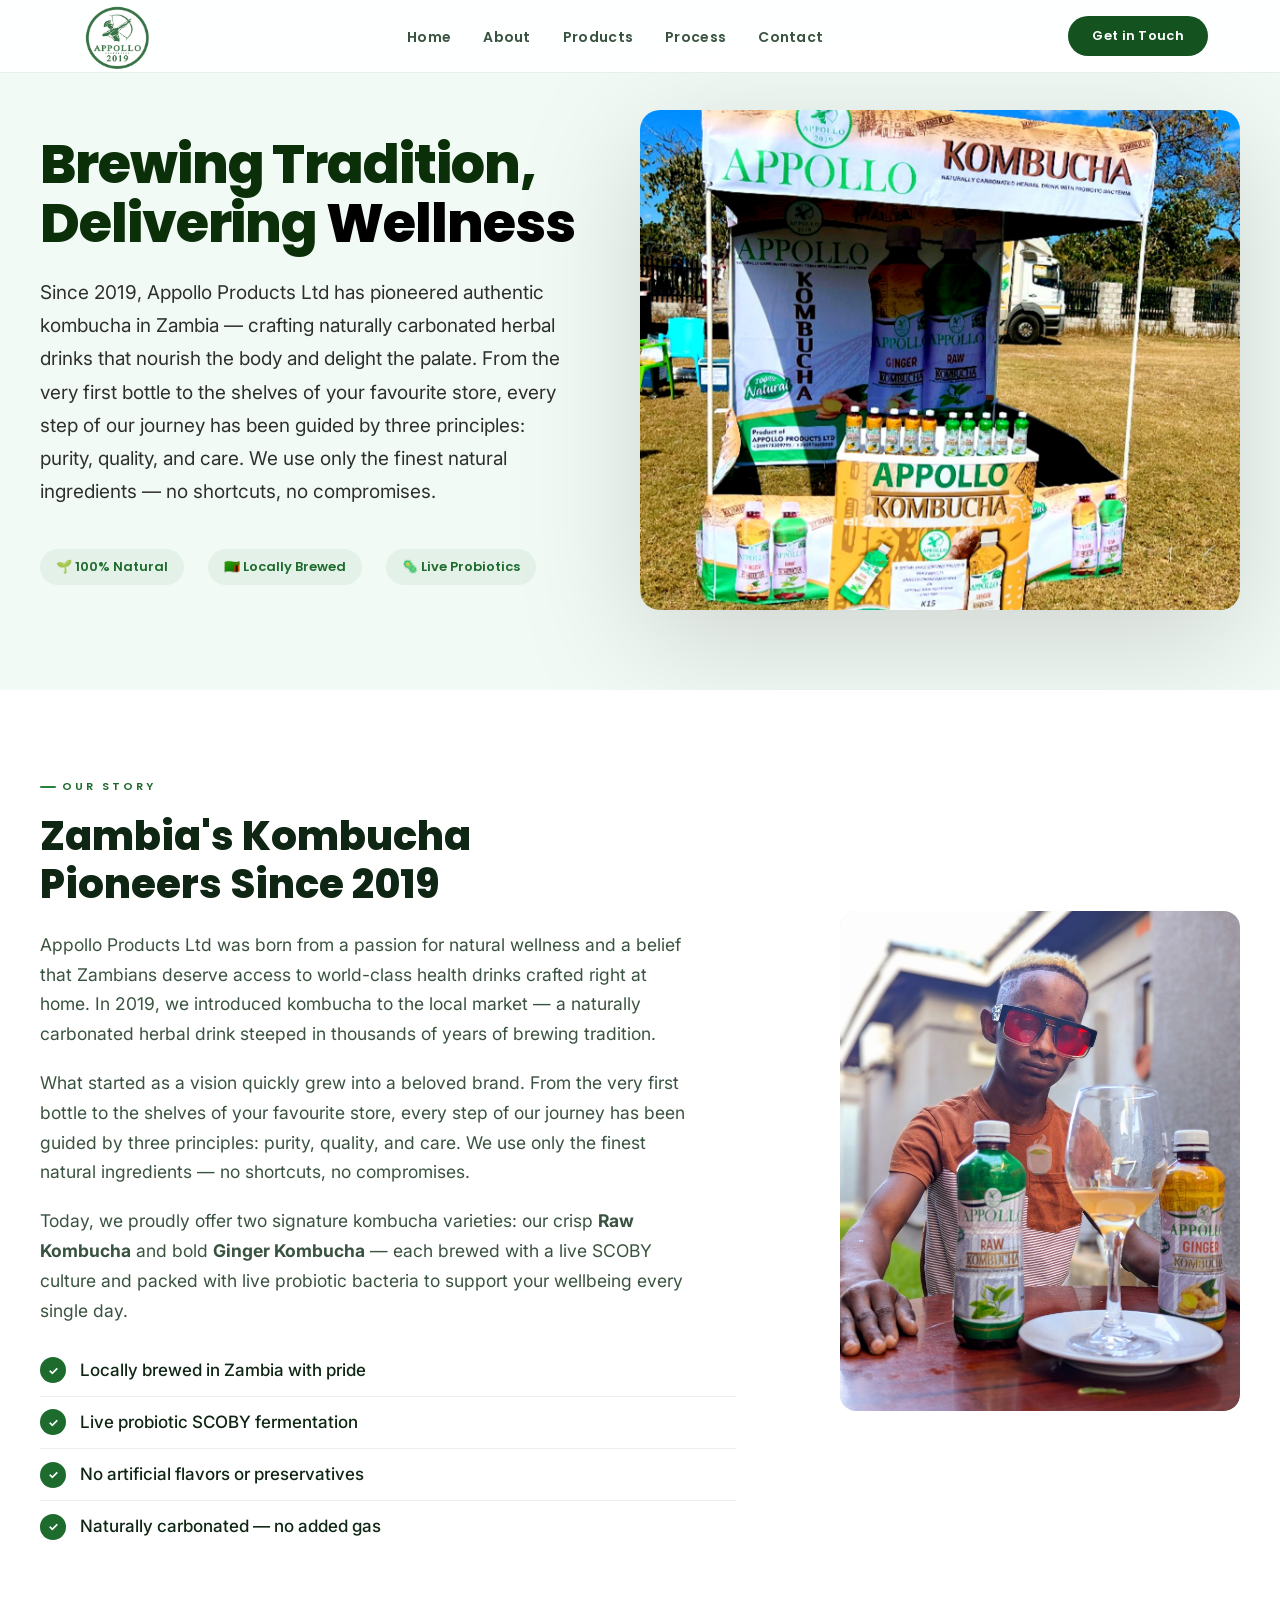
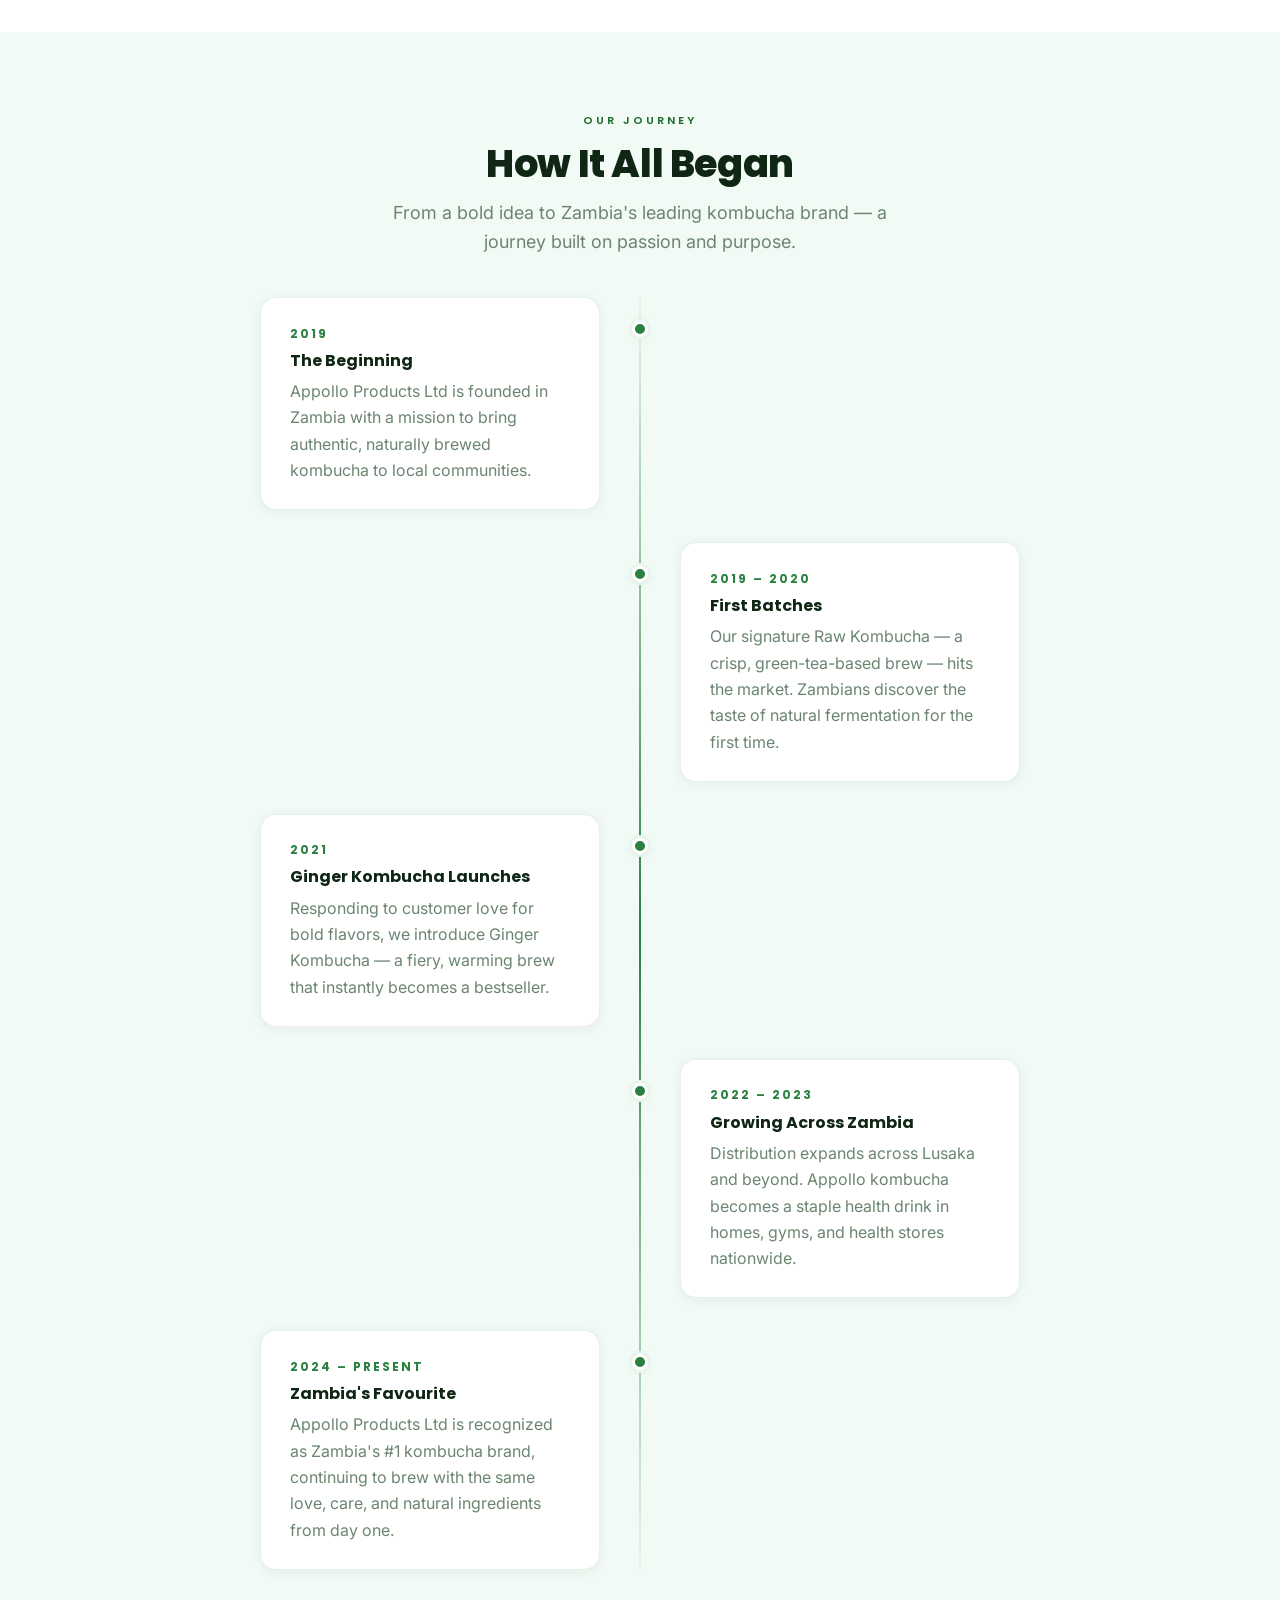
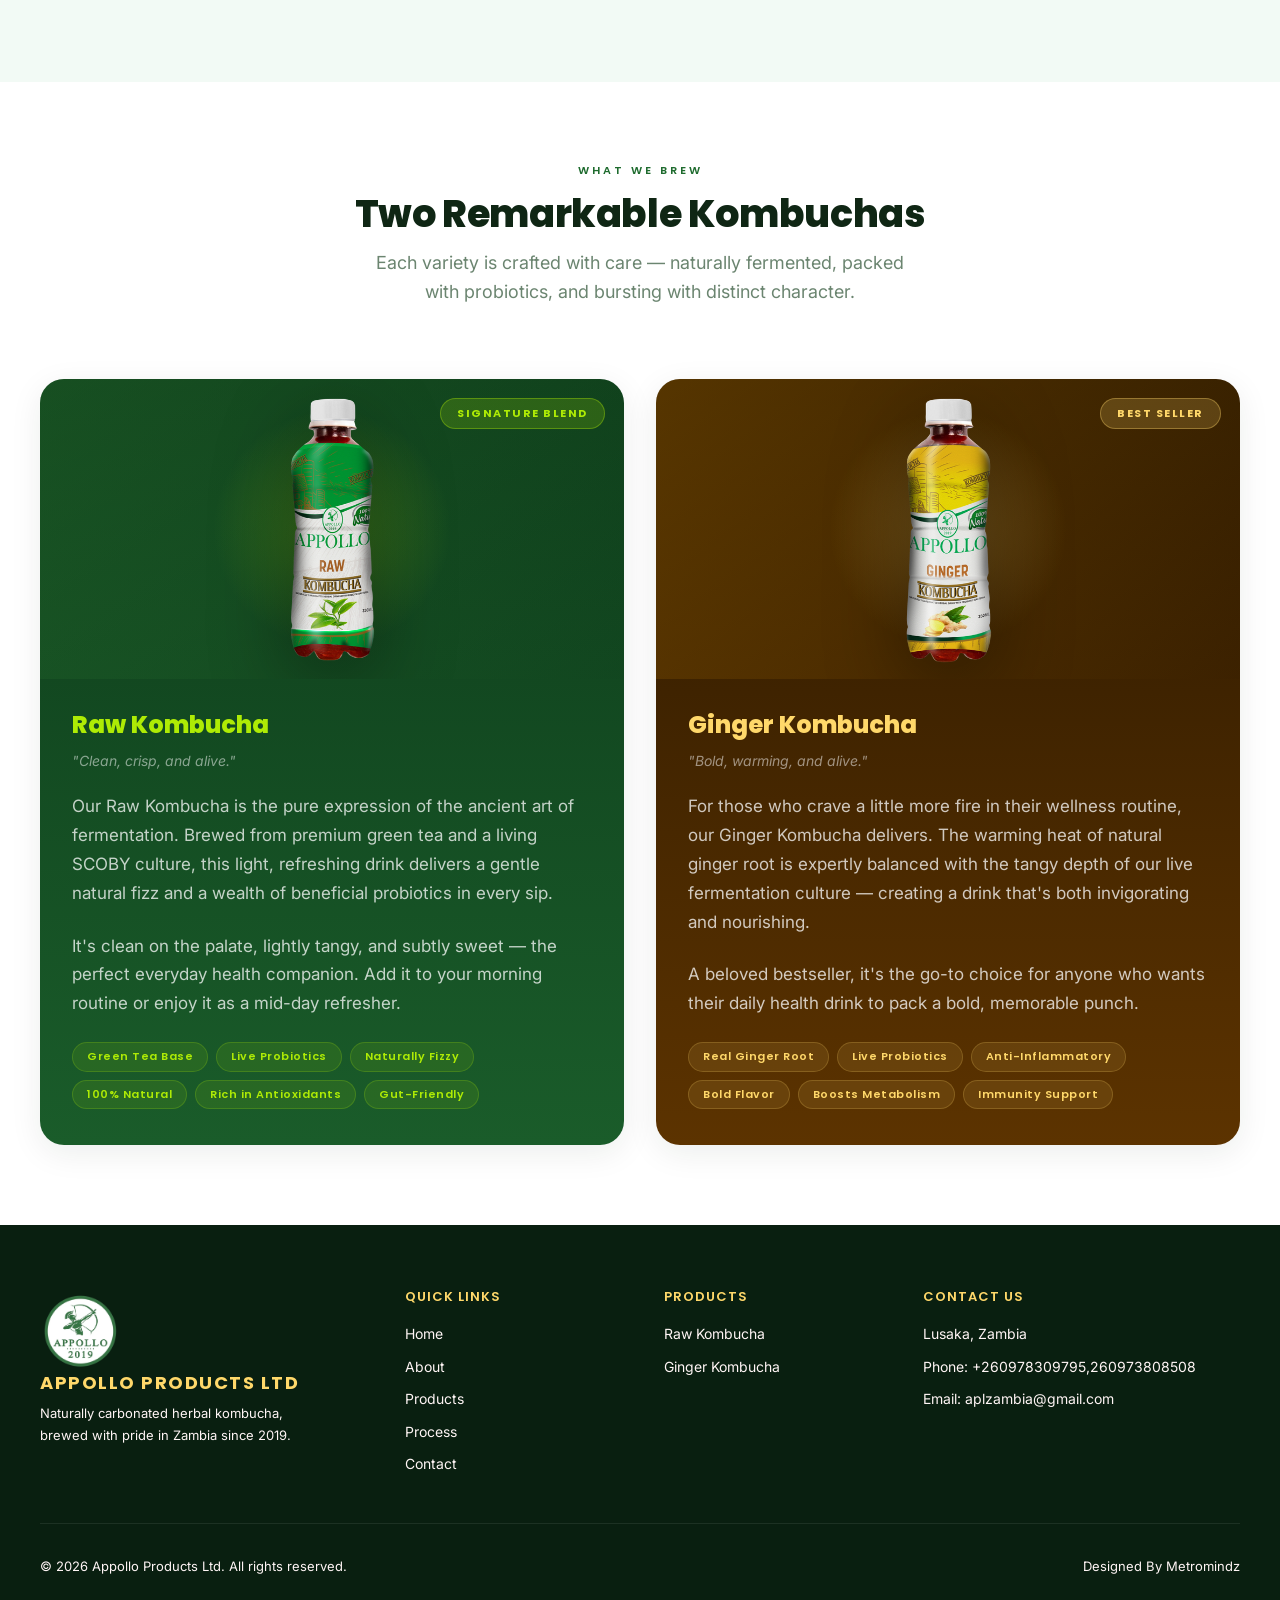
<file: About.html>
<!DOCTYPE html>
<html lang="en">

<head>
  <meta charset="UTF-8">
  <meta name="viewport" content="width=device-width, initial-scale=1.0">
  <title>About Us — Appollo Products | Zambia's Finest Kombucha</title>
  <meta name="description"
    content="Learn about Appollo Products Ltd — Zambia's pioneer kombucha brewer since 2019. Discover our Raw and Ginger kombucha crafted with 100% natural ingredients.">
  <link rel="preconnect" href="https://fonts.googleapis.com">
  <link rel="preconnect" href="https://fonts.gstatic.com" crossorigin>
  <link
    href="https://fonts.googleapis.com/css2?family=Inter:wght@300;400;500;600&family=Poppins:wght@400;500;600;700;800&display=swap"
    rel="stylesheet">
  <link rel="stylesheet" href="style.css">
  <link rel="icon" type="image/ico" href="Assets/favicon.ico">
  <style>
    /* ═══════════════════════════════════════════════
       BREADCRUMB BAR — sits below navbar, full width
       ═══════════════════════════════════════════════ */
   /* .breadcrumb-bar {
      position: fixed;
      top: 72px;
      left: 0;
      right: 0;
      z-index: 99;
      background: rgba(255, 255, 255, 0.96);
      backdrop-filter: blur(8px);
      -webkit-backdrop-filter: blur(8px);
      border-bottom: 1px solid rgba(0, 0, 0, 0.07);
      padding: 0 2rem;
    }

    .breadcrumb-bar-inner {
      max-width: 1200px;
      margin: 0 auto;
      display: flex;
      align-items: center;
      height: 40px;
      gap: 0.5rem;
    }

    .breadcrumb-bar a,
    .breadcrumb-bar span {
      font-family: 'Poppins', sans-serif;
      font-size: 12.5px;
      font-weight: 500;
      color: rgba(11, 48, 9, 0.55);
      text-decoration: none;
      letter-spacing: 0.2px;
      transition: color 0.2s;
    }

    .breadcrumb-bar a:hover {
      color: #1e6b2e;
    }

    .breadcrumb-bar .bc-current {
      color: #1e6b2e;
      font-weight: 600;
    }

    .breadcrumb-bar .bc-sep {
      font-size: 10px;
      opacity: 0.35;
    }  

    /* ═══════════════════════════════════════════════
       ABOUT PAGE — ADDITIONAL STYLES
       ═══════════════════════════════════════════════ */

    .page-hero {
      position: relative;
      padding: 110px 2rem 80px;
      min-height: 60vh;
      background-size: cover;
      overflow: hidden;
    }

    .page-hero::before {
      content: '';
      position: absolute;
      inset: 0;
      background: linear-gradient(135deg, var(--mint), var(--mint));
      z-index: 1;
    }

    .page-hero-shapes {
      position: absolute;
      inset: 0;
      pointer-events: none;
      overflow: hidden;
      z-index: 1;
    }

    .page-hero-content {
      position: relative;
      z-index: 2;
      max-width: 1200px;
      margin: 0 auto;
      width: 100%;
      display: flex;
      align-items: center;
      justify-content: space-between;
      gap: 4rem;
    }

    .page-hero-text {
      animation: heroTextIn 1s var(--ease-out) 0.2s both;
      flex: 1;
    }

    .page-hero-text .hero-badge {
      margin-bottom: 1.5rem;
    }

    .page-hero-text h1 {
      font-size: clamp(32px, 4.5vw, 54px);
      font-weight: 800;
      color: #0b3009;
      line-height: 1.1;
      margin-bottom: 1.4rem;
      letter-spacing: -0.02em;
    }

    .page-hero-text h1 span {
      color: black;
    }

    .page-hero-text p {
      color: rgba(2, 2, 2, 0.82);
      font-size: 19px;
      line-height: 1.75;
      max-width: 540px;
      margin-bottom: 2.5rem;
    }

    .hero-features {
      display: flex;
      gap: 1.5rem;
      flex-wrap: wrap;
    }

    .hero-feat-item {
      display: flex;
      align-items: center;
      gap: 0.6rem;
      font-family: 'Poppins', sans-serif;
      font-size: 13px;
      font-weight: 600;
      color: #1e6b2e;
      background: rgba(30, 107, 46, 0.06);
      padding: 8px 16px;
      border-radius: 40px;
    }

    .page-hero-img {
      display: flex;
      flex: 1;
      justify-content: center;
      align-items: center;
      animation: heroImgIn 1s var(--ease-out) 0.4s both;
      position: relative;
    }

    .page-hero-img-glow {
      position: absolute;
      width: 380px;
      height: 380px;
      background: radial-gradient(circle, rgba(174, 235, 5, 0.18) 0%, transparent 70%);
      border-radius: 50%;
      animation: glow-pulse 4s ease-in-out infinite;
      left: 50%;
      top: 50%;
      transform: translate(-50%, -50%);
      pointer-events: none;
    }

    .page-hero-img-container {
      position: relative;
      z-index: 2;
      width: 600px;
      height: 500px;
      display: flex;
      align-items: center;
      justify-content: center;
      animation: float 6s ease-in-out infinite;
    }

    .page-hero-img-container img {
      width: 100%;
      height: 100%;
      border-radius: 20px;
      object-fit: cover;
      filter: drop-shadow(0 30px 60px rgba(0, 0, 0, 0.15));
    }

    /* ── Story Section ── */
    .story-section {
      padding: 5rem 2rem;
      background: var(--white);
    }

    .story-section .section-inner {
      max-width: 1200px;
      margin: 0 auto;
    }

    .story-grid {
      display: grid;
      grid-template-columns: 1.2fr 0.8fr;
      gap: 2.5rem;
      align-items: center;
    }

    .story-text-col .section-label {
      font-family: 'Poppins', sans-serif;
      font-size: 11px;
      text-transform: uppercase;
      letter-spacing: 3px;
      color: var(--green);
      font-weight: 600;
      padding-left: 1.4rem;
      position: relative;
      margin-bottom: 1rem;
      display: inline-block;
    }

    .story-text-col .section-label::before {
      content: '';
      position: absolute;
      left: 0;
      top: 50%;
      transform: translateY(-50%);
      width: 16px;
      height: 2px;
      background: var(--green-mid);
      border-radius: 2px;
    }

    .story-text-col h2 {
      font-size: clamp(26px, 3.5vw, 40px);
      font-weight: 800;
      color: var(--text-heading);
      line-height: 1.2;
      margin-bottom: 1.4rem;
    }

    .story-text-col p {
      color: var(--text-body);
      font-size: 17.5px;
      line-height: 1.7;
      margin-bottom: 1.2rem;
      max-width: 650px;
    }

    .story-img-col {
      display: flex;
      justify-content: flex-end;
    }

    .img-placeholder {
      max-width: 300px;
      width: 100%;
      border-radius: var(--radius-md);
      overflow: hidden;
      background: linear-gradient(135deg, var(--green-light) 0%, #d6efdd 100%);
      display: flex;
      align-items: center;
      justify-content: center;
      flex-direction: column;
      gap: 0.8rem;
      color: var(--green);
      font-family: 'Poppins', sans-serif;
      font-size: 13px;
      font-weight: 600;
      letter-spacing: 0.5px;
      border: none;
      transition: transform 0.3s ease, box-shadow 0.3s ease;
      position: relative;
      align-items: center;
    }

    .img-placeholder:hover {
      transform: translateY(-4px);
      box-shadow: var(--shadow-md);
    }

    .img-placeholder img {
      width: 100%;
      height: 100%;
      object-fit: cover;
      position: absolute;
      inset: 0;
      border-radius: var(--radius-md);
    }

    .img-placeholder-icon {
      font-size: 36px;
      opacity: 0.5;
    }

    .img-placeholder-label {
      opacity: 0.7;
      text-align: center;
      padding: 0 1rem;
      line-height: 1.5;
    }

    .img-main {
      height: 500px;
      width: 400px;
      max-width: 550px;
    }

    .img-main img {
      width: 100%;
      height: 100%;
      object-fit: cover;
      border-radius: var(--radius-md);
    }

    .img-row {
      display: grid;
      grid-template-columns: 1fr 1fr;
      gap: 1.2rem;
    }

    .img-small {
      height: 100px;
    }

    .img-small {
      width: 200px;
    }

    /* ── Timeline / History ── */
    .history-section {
      padding: 5rem 2rem;
      background: var(--mint);
    }

    .history-section .section-inner {
      max-width: 1200px;
      margin: 0 auto;
    }

    .history-section .section-header {
      text-align: center;
      margin-bottom: 2.5rem;
    }

    .history-section .section-header .section-label {
      font-family: 'Poppins', sans-serif;
      font-size: 11px;
      text-transform: uppercase;
      letter-spacing: 3px;
      color: var(--green);
      font-weight: 600;
      display: block;
      margin-bottom: 0.7rem;
    }

    .history-section .section-header h2 {
      font-size: clamp(26px, 3vw, 38px);
      font-weight: 800;
      color: var(--text-heading);
      margin-bottom: 0.8rem;
    }

    .history-section .section-header p {
      color: var(--text-muted);
      font-size: 18px;
      max-width: 520px;
      margin: 0 auto;
      line-height: 1.6;
    }

    .timeline {
      position: relative;
      max-width: 800px;
      margin: 0 auto;
    }

    .timeline::before {
      content: '';
      position: absolute;
      left: 50%;
      top: 0;
      bottom: 0;
      width: 2px;
      background: linear-gradient(to bottom, var(--green-light), var(--green-mid), var(--green-light));
      transform: translateX(-50%);
    }

    .timeline-item {
      display: flex;
      justify-content: flex-end;
      padding-right: calc(50% + 2.5rem);
      margin-bottom: 2rem;
      position: relative;
    }

    .timeline-item:nth-child(even) {
      justify-content: flex-start;
      padding-right: 0;
      padding-left: calc(50% + 2.5rem);
    }

    .timeline-dot {
      position: absolute;
      left: 50%;
      top: 1.5rem;
      transform: translateX(-50%);
      width: 16px;
      height: 16px;
      border-radius: 50%;
      background: var(--green-mid);
      border: 3px solid var(--white);
      box-shadow: 0 0 0 3px var(--green-light), var(--shadow-sm);
      z-index: 2;
    }

    .timeline-card {
      background: var(--white);
      border-radius: var(--radius-md);
      padding: 1.6rem 1.8rem;
      box-shadow: var(--shadow-sm);
      border: 1px solid var(--border);
      max-width: 340px;
      transition: transform 0.3s ease, box-shadow 0.3s ease;
    }

    .timeline-card:hover {
      transform: translateY(-4px);
      box-shadow: var(--shadow-md);
    }

    .timeline-year {
      font-family: 'Poppins', sans-serif;
      font-size: 12px;
      font-weight: 700;
      color: var(--green-mid);
      letter-spacing: 2px;
      text-transform: uppercase;
      margin-bottom: 0.5rem;
    }

    .timeline-card h3 {
      font-size: 16px;
      font-weight: 700;
      color: var(--text-heading);
      margin-bottom: 0.5rem;
    }

    .timeline-card p {
      font-size: 16px;
      color: var(--text-muted);
      line-height: 1.65;
    }

    /* ══════════════════════════════════════════════
       PRODUCTS DEEP DIVE — FIXED GRID
       ══════════════════════════════════════════════ */
    .products-deep {
      padding: 5rem 2rem;
      background: var(--white);
    }

    /* ✅ FIX: Added max-width and margin auto so the grid centres properly */
    .products-deep .section-inner {
      max-width: 1200px;
      margin: 0 auto;
      width: 100%;
    }

    .products-deep .section-header {
      text-align: center;
      margin-bottom: 4.5rem;
    }

    .products-deep .section-header .section-label {
      font-family: 'Poppins', sans-serif;
      font-size: 11px;
      text-transform: uppercase;
      letter-spacing: 3px;
      color: var(--green);
      font-weight: 600;
      display: block;
      margin-bottom: 0.7rem;
    }

    .products-deep .section-header h2 {
      font-size: clamp(26px, 3vw, 38px);
      font-weight: 800;
      color: var(--text-heading);
      margin-bottom: 0.8rem;
    }

    .products-deep .section-header p {
      color: var(--text-muted);
      font-size: 18px;
      max-width: 540px;
      margin: 0 auto;
      line-height: 1.6;
    }

    /* ✅ FIX: Always 2 columns — only collapse at very small screens (≤ 480px) */
    .product-deep-grid {
      display: grid;
      grid-template-columns: 1fr 1fr;
      gap: 2rem;
    }

    .product-deep-card {
      border-radius: var(--radius-lg);
      overflow: hidden;
      box-shadow: var(--shadow-md);
      transition: transform 0.35s var(--ease-out), box-shadow 0.35s ease;
      position: relative;
    }

    .product-deep-card:hover {
      transform: translateY(-8px);
      box-shadow: var(--shadow-lg);
    }

    .product-deep-card.raw {
      background: linear-gradient(180deg, #0d3b1a 0%, #1a5c2a 100%);
    }

    .product-deep-card.ginger {
      background: linear-gradient(180deg, #2b1800 0%, #5c3300 100%);
    }

    .product-deep-img-zone {
      height: 300px;
      display: flex;
      align-items: center;
      justify-content: center;
      position: relative;
      overflow: hidden;
    }

    .product-deep-card.raw .product-deep-img-zone {
      background: linear-gradient(135deg, rgba(46, 125, 50, 0.3) 0%, rgba(13, 59, 26, 0.1) 100%);
    }

    .product-deep-card.ginger .product-deep-img-zone {
      background: linear-gradient(135deg, rgba(184, 120, 0, 0.3) 0%, rgba(43, 24, 0, 0.1) 100%);
    }

    .product-deep-glow {
      position: absolute;
      width: 240px;
      height: 240px;
      border-radius: 50%;
      opacity: 0.25;
      animation: glow-pulse 4s ease-in-out infinite;
      left: 50%;
      top: 50%;
      transform: translate(-50%, -50%);
    }

    .product-deep-card.raw .product-deep-glow {
      background: radial-gradient(circle, #aeeb05 0%, transparent 70%);
    }

    .product-deep-card.ginger .product-deep-glow {
      background: radial-gradient(circle, #ffd86a 0%, transparent 70%);
    }

    .product-deep-img-holder {
      position: relative;
      z-index: 2;
      width: 210px;
      height: 280px;
      display: flex;
      align-items: center;
      justify-content: center;
      flex-direction: column;
      gap: 0.7rem;
      animation: float 6s ease-in-out infinite;
    }

    .product-deep-img-holder img {
      width: 100%;
      height: 100%;
      object-fit: contain;
      filter: drop-shadow(0 20px 40px rgba(0, 0, 0, 0.4));
    }

    .product-deep-img-holder.no-img {
      border-radius: var(--radius-md);
      border: 2px dashed rgba(255, 255, 255, 0.2);
      font-family: 'Poppins', sans-serif;
      font-size: 12px;
      color: rgba(255, 255, 255, 0.4);
      font-weight: 600;
      letter-spacing: 0.5px;
    }

    .product-deep-img-holder.no-img span {
      font-size: 32px;
      opacity: 0.4;
    }

    .product-deep-badge {
      position: absolute;
      top: 1.2rem;
      right: 1.2rem;
      font-family: 'Poppins', sans-serif;
      font-size: 11px;
      font-weight: 700;
      letter-spacing: 1.5px;
      text-transform: uppercase;
      padding: 6px 16px;
      border-radius: var(--radius-full);
      z-index: 5;
    }

    .product-deep-card.raw .product-deep-badge {
      background: rgba(174, 235, 5, 0.18);
      color: #aeeb05;
      border: 1px solid rgba(174, 235, 5, 0.35);
    }

    .product-deep-card.ginger .product-deep-badge {
      background: rgba(255, 216, 106, 0.18);
      color: var(--gold-warm);
      border: 1px solid rgba(255, 216, 106, 0.35);
    }

    .product-deep-info {
      padding: 2rem 2rem 2.2rem;
    }

    .product-deep-card.raw .product-deep-info h3 {
      color: #aeeb05;
    }

    .product-deep-card.ginger .product-deep-info h3 {
      color: var(--gold-warm);
    }

    .product-deep-info h3 {
      font-size: 24px;
      font-weight: 800;
      margin-bottom: 0.6rem;
    }

    .product-deep-info .tagline {
      font-size: 14px;
      font-style: italic;
      margin-bottom: 1.2rem;
      color: rgba(255, 255, 255, 0.5);
    }

    .product-deep-info p {
      font-size: 17px;
      line-height: 1.7;
      color: rgba(255, 255, 255, 0.75);
      margin-bottom: 1.5rem;
    }

    .product-traits {
      display: flex;
      flex-wrap: wrap;
      gap: 0.5rem;
    }

    .trait-tag {
      font-family: 'Poppins', sans-serif;
      font-size: 11px;
      font-weight: 600;
      padding: 5px 14px;
      border-radius: var(--radius-full);
      letter-spacing: 0.5px;
    }

    .product-deep-card.raw .trait-tag {
      background: rgba(174, 235, 5, 0.1);
      color: #aeeb05;
      border: 1px solid rgba(174, 235, 5, 0.2);
    }

    .product-deep-card.ginger .trait-tag {
      background: rgba(255, 216, 106, 0.1);
      color: var(--gold-warm);
      border: 1px solid rgba(255, 216, 106, 0.2);
    }

    /* ═══════════════════════════════════════════════
       GALLERY SLIDER
       ═══════════════════════════════════════════════ */
    .about-slider-section {
      padding: 5rem 2rem;
      background: #f8d46f;
    }

    .about-slider-section .section-inner {
      max-width: 1200px;
      margin: 0 auto;
    }

    .about-slider-section .section-header {
      text-align: center;
      margin-bottom: 4rem;
    }

    .about-slider-section .section-header .section-label {
      font-family: 'Poppins', sans-serif;
      font-size: 11px;
      text-transform: uppercase;
      letter-spacing: 3px;
      color: var(--green);
      font-weight: 600;
      display: block;
      margin-bottom: 0.7rem;
    }

    .about-slider-section .section-header h2 {
      font-size: clamp(26px, 3vw, 38px);
      font-weight: 800;
      color: var(--text-heading);
      margin-bottom: 0.8rem;
    }

    .about-slider-section .section-header p {
      color: var(--text-muted);
      font-size: 18px;
      max-width: 520px;
      margin: 0 auto;
      line-height: 1.6;
    }

    .slider-wrapper {
      overflow: hidden;
      border-radius: var(--radius-lg);
    }

    .about-slider-track {
      display: flex;
      gap: 1.5rem;
      transition: transform 0.5s cubic-bezier(0.25, 0.46, 0.45, 0.94);
      align-items: stretch;
    }

    .about-slide-card {
      flex-shrink: 0;
      background: var(--white);
      border-radius: var(--radius-md);
      overflow: hidden;
      box-shadow: var(--shadow-sm);
      border: 1px solid var(--border);
      transition: transform 0.3s ease, box-shadow 0.3s ease;
      display: flex;
      flex-direction: column;
    }

    .about-slide-card:hover {
      transform: translateY(-4px);
      box-shadow: var(--shadow-md);
    }

    .slide-img-zone {
      position: relative;
      width: 100%;
      height: 220px;
      overflow: hidden;
      background: linear-gradient(135deg, var(--green-light) 0%, #d4edd9 100%);
      border-radius: var(--radius-md) var(--radius-md) 0 0;
      flex-shrink: 0;
    }

    .slide-img-zone img {
      position: absolute;
      inset: 0;
      width: 100%;
      height: 100%;
      object-fit: cover;
      object-position: center;
      display: block;
    }

    .slide-img-placeholder {
      position: absolute;
      inset: 0;
      display: flex;
      flex-direction: column;
      align-items: center;
      justify-content: center;
      gap: 0.5rem;
      color: var(--green);
      font-family: 'Poppins', sans-serif;
      font-size: 12px;
      font-weight: 600;
      letter-spacing: 0.5px;
      border: 2px dashed rgba(30, 107, 46, 0.25);
      border-bottom: none;
    }

    .slide-img-placeholder .slide-img-placeholder-icon {
      font-size: 32px;
      opacity: 0.4;
    }

    .slide-img-placeholder .slide-img-placeholder-label {
      opacity: 0.6;
      text-align: center;
      padding: 0 1rem;
    }

    .slide-body {
      padding: 1.5rem 1.6rem 1.8rem;
      flex: 1;
    }

    .slide-tag {
      display: inline-block;
      background: var(--green-light);
      color: var(--green-mid);
      font-family: 'Poppins', sans-serif;
      font-size: 10px;
      font-weight: 700;
      letter-spacing: 1.5px;
      text-transform: uppercase;
      padding: 4px 12px;
      border-radius: var(--radius-full);
      margin-bottom: 0.8rem;
    }

    .slide-body h3 {
      font-size: 17px;
      font-weight: 700;
      color: var(--text-heading);
      margin-bottom: 0.6rem;
      line-height: 1.3;
    }

    .slide-body p {
      font-size: 16px;
      color: var(--text-muted);
      line-height: 1.6;
    }
    
    .slider-controls-row {
      display: flex;
      align-items: center;
      justify-content: center;
      gap: 1.5rem;
      margin-top: 2.5rem;
    }

    .about-slider-prev,
    .about-slider-next {
      width: 46px;
      height: 46px;
      border-radius: 50%;
      border: 2px solid var(--border);
      background: var(--white);
      display: flex;
      align-items: center;
      justify-content: center;
      color: var(--text-heading);
      cursor: pointer;
      transition: all 0.25s ease;
      box-shadow: var(--shadow-sm);
    }

    .about-slider-prev:hover,
    .about-slider-next:hover {
      background: var(--green-dark);
      border-color: var(--green-dark);
      color: white;
      transform: scale(1.08);
    }

    .about-slider-dots {
      display: flex;
      gap: 0.5rem;
      align-items: center;
    }

    .about-slider-dot {
      width: 8px;
      height: 8px;
      border-radius: 50%;
      background: var(--border);
      border: none;
      cursor: pointer;
      transition: all 0.25s ease;
      padding: 0;
    }

    .about-slider-dot.active {
      background: var(--green-mid);
      width: 24px;
      border-radius: 4px;
    }

    /* ── Stats Bar ── */
    .stats-bar {
      background: var(--green-dark);
      padding: 3rem 2rem;
    }

    .stats-bar .section-inner {
      max-width: 1200px;
      margin: 0 auto;
    }

    .stats-row {
      display: grid;
      grid-template-columns: repeat(4, 1fr);
      gap: 2rem;
      text-align: center;
    }

    .stat-block {
      padding: 1.5rem;
      border-right: 1px solid rgba(255, 255, 255, 0.1);
    }

    .stat-block:last-child {
      border-right: none;
    }

    .stat-block .num {
      font-family: 'Poppins', sans-serif;
      font-size: clamp(32px, 4vw, 48px);
      font-weight: 800;
      color: #aeeb05;
      line-height: 1;
      margin-bottom: 0.5rem;
    }

    .stat-block .label {
      font-size: 13px;
      color: rgba(255, 255, 255, 0.55);
      font-weight: 500;
      letter-spacing: 0.5px;
    }

    /* ── CTA Strip ── */
    .cta-strip {
      padding: 4rem 2rem;
      background: var(--white);
      text-align: center;
    }

    .cta-strip .section-inner {
      max-width: 680px;
      margin: 0 auto;
    }

    .cta-strip .section-label {
      font-family: 'Poppins', sans-serif;
      font-size: 11px;
      text-transform: uppercase;
      letter-spacing: 3px;
      color: var(--green);
      font-weight: 600;
      display: block;
      margin-bottom: 0.7rem;
    }

    .cta-strip h2 {
      font-size: clamp(26px, 3vw, 36px);
      font-weight: 800;
      color: var(--text-heading);
      margin-bottom: 1rem;
    }

    .cta-strip p {
      color: var(--text-muted);
      font-size: 16px;
      margin-bottom: 2.5rem;
      line-height: 1.7;
    }

    .cta-strip-btns {
      display: flex;
      gap: 1rem;
      justify-content: center;
      flex-wrap: wrap;
    }

    /* ══ REVEAL ANIMATIONS ══ */
    .reveal-up.visible,
    .reveal-left.visible,
    .reveal-right.visible,
    .stagger.visible > * {
      opacity: 1 ;
      transform: none !;
    }

    img { opacity: 1 ; }

    /* ══════════════════════════════════════════════
       RESPONSIVE BREAKPOINTS
       ══════════════════════════════════════════════ */

    /* ── 1100px ── */
    @media (max-width: 1100px) {
      .stats-row {
        grid-template-columns: repeat(2, 1fr);
      }

      .stat-block {
        border-right: none;
        border-bottom: 1px solid rgba(255, 255, 255, 0.1);
      }

      .stat-block:nth-child(2n) {
        border-bottom: 1px solid rgba(255, 255, 255, 0.1);
      }

      .stat-block:last-child {
        border-bottom: none;
      }

      /* ✅ Keep product grid at 2 cols on tablets — reduce gap slightly */
      .product-deep-grid {
        grid-template-columns: 1fr 1fr;
        gap: 1.5rem;
      }
    }

    /* ── 900px ── */
    @media (max-width: 900px) {
      .story-grid {
        grid-template-columns: 1fr;
        gap: 3rem;
      }

      .page-hero-content {
        flex-direction: column;
        text-align: center;
        gap: 2.5rem;
      }

      .page-hero-text p {
        margin: 0 auto 2rem;
      }

      .hero-features {
        justify-content: center;
      }

      .page-hero-img-container {
        width: 260px;
        height: 280px;
        margin: 0 auto;
      }

      .timeline::before {
        left: 20px;
      }

      .timeline-item,
      .timeline-item:nth-child(even) {
        padding-left: 4rem;
        padding-right: 0;
        justify-content: flex-start;
      }

      .timeline-dot {
        left: 20px;
        transform: none;
      }

      .timeline-card {
        max-width: 100%;
      }
    }

    /* ── 768px ── */
    @media (max-width: 768px) {
      .breadcrumb-bar {
        top: 64px;
      }

      .page-hero {
        padding: 120px 1.5rem 40px;
        min-height: auto;
      }

      .page-hero-content {
        flex-direction: column;
        text-align: center;
        gap: 2rem;
      }

      .page-hero-text p {
        margin: 0 auto 1.5rem;
      }

      .hero-features {
        justify-content: center;
      }

      .page-hero-img-container {
        width: 100%;
        max-width: 400px;
        height: auto;
        margin: 0 auto;
      }

      .page-hero-img-container img {
        height: auto;
        object-fit: contain;
      }

      .page-hero-img-glow {
        width: 200px;
        height: 200px;
      }

      .story-grid {
        grid-template-columns: 1fr;
        gap: 2rem;
      }

      .about-img-wrap {
        width: 100%;
        max-width: 320px;
        height: auto;
        margin: 0 auto 1.5rem;
      }

      .img-placeholder {
        height: auto;
        aspect-ratio: 1/1.2;
      }

      .since-badge {
        width: 80px;
        height: 80px;
        top: -30px;
        left: 0;
      }

      .since-badge .year {
        font-size: 22px;
      }

      .since-badge .since-text {
        font-size: 9px;
      }

      .img-row {
        grid-template-columns: 1fr 1fr;
        gap: 0.75rem;
      }

      .img-main {
        width: 100%;
        height: auto;
        aspect-ratio: 3/4;
      }

      .img-main img {
        object-fit: contain;
        background: #fff;
      }

      .img-small {
        height: auto;
        aspect-ratio: 1/1;
      }

      /* ✅ FIX: Keep product grid 2-col on tablets/mobile — reduce image zone height */
      .product-deep-grid {
        grid-template-columns: 1fr 1fr;
        gap: 1rem;
      }

      .product-deep-img-zone {
        height: 220px;
        padding: 0;
      }

      .product-deep-img-holder {
        width: 130px;
        height: 200px;
      }

      .product-deep-info {
        padding: 1.2rem 1.2rem 1.5rem;
      }

      .product-deep-info h3 {
        font-size: 18px;
      }

      .product-deep-info p {
        font-size: 13px;
      }

      .product-deep-info .tagline {
        font-size: 12px;
        margin-bottom: 0.8rem;
      }

      .trait-tag {
        font-size: 10px;
        padding: 4px 10px;
      }

      /* Section padding */
      .story-section,
      .history-section,
      .products-deep,
      .about-slider-section {
        padding: 3rem 1.25rem;
      }

      .products-deep .section-header {
        margin-bottom: 2.5rem;
      }

      .cta-strip {
        padding: 3rem 1.25rem;
      }

      /* Gallery slider */
      .about-slide-card {
        background: #fff;
        min-height: 400px;
      }

      .slide-img-zone {
        height: 240px;
        display: block;
      }

      .slide-img-zone img {
        width: 100%;
        height: 100%;
        object-fit: cover;
        opacity: 1;
      }

      .hero-feat-item {
        font-size: 11px;
        padding: 6px 12px;
      }
    }

    /* ── 576px ── */
    @media (max-width: 576px) {
      .page-hero {
        padding: 115px 1rem 30px;
      }

      .page-hero-text h1 {
        font-size: 28px;
      }

      .page-hero-text p {
        font-size: 15px;
      }

      .page-hero-img-container {
        max-width: 260px;
      }

      .img-row {
        grid-template-columns: 1fr;
        gap: 0.75rem;
      }

      .img-small {
        height: 160px;
      }

      .img-main {
        height: 180px;
      }

      .about-img-wrap {
        max-width: 220px;
      }

      .stats-row {
        grid-template-columns: 1fr 1fr;
      }

      .story-section,
      .history-section,
      .products-deep,
      .about-slider-section {
        padding: 2.5rem 1rem;
      }

      /* ✅ Keep 2 cols at 576px too — just tighter */
      .product-deep-grid {
        grid-template-columns: 1fr 1fr;
        gap: 0.75rem;
      }

      .product-deep-img-zone {
        height: 180px;
      }

      .product-deep-img-holder {
        width: 100px;
        height: 160px;
      }

      .product-deep-badge {
        font-size: 9px;
        padding: 4px 10px;
        top: 0.6rem;
        right: 0.6rem;
      }

      .product-deep-info {
        padding: 1rem;
      }

      .product-deep-info h3 {
        font-size: 15px;
        margin-bottom: 0.3rem;
      }

      .product-deep-info p {
        font-size: 12px;
        line-height: 1.6;
        margin-bottom: 1rem;
        /* Hide second paragraph on very small screens to save space */
        display: -webkit-box;
        /* -webkit-line-clamp: 4; */
        -webkit-box-orient: vertical;
        overflow: hidden;
      }

      .slide-img-zone {
        height: 240px;
      }

      .timeline::before {
        left: 16px;
      }

      .timeline-item,
      .timeline-item:nth-child(even) {
        padding-left: 3.5rem;
        padding-right: 0;
      }

      .timeline-dot {
        left: 16px;
      }
    }

    /* ── 480px — ONLY collapse product grid to 1 col here ── */
    @media (max-width: 480px) {
      .product-deep-grid {
        grid-template-columns: 1fr;
        gap: 1.5rem;
      }

      .product-deep-img-zone {
        height: 260px;
      }

      .product-deep-img-holder {
        width: 160px;
        height: 240px;
      }

      .product-deep-info h3 {
        font-size: 20px;
      }

      .product-deep-info p {
        font-size: 14px;
        /* -webkit-line-clamp: unset; */
        overflow: visible;
      }

      .product-deep-badge {
        font-size: 10px;
        padding: 5px 12px;
        top: 1rem;
        right: 1rem;
      }
    }

    /* ── 400px ── */
    @media (max-width: 400px) {
      .page-hero {
        padding: 110px 1rem 25px;
      }

      .page-hero-text h1 {
        font-size: 24px;
      }

      .hero-features {
        gap: 0.5rem;
      }

      .hero-feat-item {
        font-size: 10px;
        padding: 5px 10px;
      }

      .stats-row {
        grid-template-columns: 1fr;
      }

      .stat-block {
        border-right: none;
        border-bottom: 1px solid rgba(255, 255, 255, 0.1);
      }

      .cta-strip-btns {
        flex-direction: column;
        align-items: center;
      }

      .about-img-wrap {
        max-width: 200px;
      }

      .since-badge {
        width: 65px;
        height: 65px;
        top: -25px;
      }

      .since-badge .year {
        font-size: 18px;
      }
    }
  </style>
</head>

<body>

  <!-- ✅ NAVBAR -->
  <nav id="navbar">
    <div class="nav-inner">
      <a href="index.html" class="nav-logo" id="navLogo">
        <img src="Assets/LOGO (2).webp" alt="Appollo Logo" class="nav-logo-img">
      </a>
      <ul class="nav-links" id="navLinks">
        <li><a href="index.html" class="nav-link">Home</a></li>
        <li><a href="About.html" class="nav-link active">About</a></li>
        <li><a href="Products.html" class="nav-link">Products</a></li>
        <li><a href="Process.html" class="nav-link">Process</a></li>
        <li><a href="Products.html" class="nav-link">Contact</a></li>
      </ul>
      <a href="Contact.html" class="nav-cta" id="navCta">Get in Touch</a>
      <button class="mobile-toggle" id="mobileToggle" aria-label="Toggle menu">
        <span></span><span></span><span></span>
      </button>
    </div>
  </nav>


  <!-- ✅ HERO SECTION -->
  <section class="page-hero">
    <div class="page-hero-content">
      <!-- LEFT TEXT -->
      <div class="page-hero-text">
        <h1>
          Brewing Tradition,<br>
          Delivering <span>Wellness</span>
        </h1>
        <p>
          Since 2019, Appollo Products Ltd has pioneered authentic kombucha in Zambia — crafting naturally carbonated
          herbal drinks that nourish the body and delight the palate. From the very first bottle to the shelves of your favourite store,
          every step of our journey has been guided by three principles: purity, quality, and care.
          We use only the finest natural ingredients — no shortcuts, no compromises.
        </p>
        <div class="hero-features">
          <div class="hero-feat-item">🌱 100% Natural</div>
          <div class="hero-feat-item">🇿🇲 Locally Brewed</div>
          <div class="hero-feat-item">🦠 Live Probiotics</div>
        </div>
      </div>
      <!-- RIGHT IMAGE -->
      <div class="page-hero-img">
        <div class="page-hero-img-glow"></div>
        <div class="page-hero-img-container">
          <img src="Assets/production.jpg" alt="Appollo Kombucha">
        </div>
      </div>
    </div>
  </section>

  <!-- STORY SECTION -->
  <section class="story-section" id="our-story">
    <div class="section-inner">
      <div class="story-grid">
        <div class="story-text-col reveal-left">
          <div class="section-label">Our Story</div>
          <h2>Zambia's Kombucha<br>Pioneers Since 2019</h2>
          <p>Appollo Products Ltd was born from a passion for natural wellness and a belief that Zambians deserve access
            to world-class health drinks crafted right at home. In 2019, we introduced kombucha to the local market — a
            naturally carbonated herbal drink steeped in thousands of years of brewing tradition.</p>
          <p>What started as a vision quickly grew into a beloved brand. From the very first bottle to the shelves of
            your favourite store, every step of our journey has been guided by three principles: purity, quality, and
            care. We use only the finest natural ingredients — no shortcuts, no compromises.</p>
          <p>Today, we proudly offer two signature kombucha varieties: our crisp <strong>Raw Kombucha</strong> and bold
            <strong>Ginger Kombucha</strong> — each brewed with a live SCOBY culture and packed with live probiotic
            bacteria to support your wellbeing every single day.
          </p>
          <ul class="about-features" style="margin-top: 0.8rem;">
            <li>
              <div class="check">✓</div> Locally brewed in Zambia with pride
            </li>
            <li>
              <div class="check">✓</div> Live probiotic SCOBY fermentation
            </li>
            <li>
              <div class="check">✓</div> No artificial flavors or preservatives
            </li>
            <li>
              <div class="check">✓</div> Naturally carbonated — no added gas
            </li>
          </ul>
        </div>
        <div class="story-img-col reveal-right">
          <div class="img-placeholder img-main">
            <img src="Assets/About1.jpg" alt="Appollo Kombucha Bottle" onerror="this.style.display='none'">
            <div class="img-placeholder-icon">🍵</div>
            <div class="img-placeholder-label"></div>
          </div>
        </div>
      </div>
    </div>
  </section>

  <!-- HISTORY / TIMELINE -->
  <section class="history-section" id="history">
    <div class="section-inner">
      <div class="section-header reveal-up">
        <span class="section-label">Our Journey</span>
        <h2>How It All Began</h2>
        <p>From a bold idea to Zambia's leading kombucha brand — a journey built on passion and purpose.</p>
      </div>
      <div class="timeline">
        <div class="timeline-item reveal-left">
          <div class="timeline-dot"></div>
          <div class="timeline-card">
            <div class="timeline-year">2019</div>
            <h3>The Beginning</h3>
            <p>Appollo Products Ltd is founded in Zambia with a mission to bring authentic, naturally brewed kombucha to
              local communities.</p>
          </div>
        </div>
        <div class="timeline-item reveal-right">
          <div class="timeline-dot"></div>
          <div class="timeline-card">
            <div class="timeline-year">2019 – 2020</div>
            <h3>First Batches</h3>
            <p>Our signature Raw Kombucha — a crisp, green-tea-based brew — hits the market. Zambians discover the taste
              of natural fermentation for the first time.</p>
          </div>
        </div>
        <div class="timeline-item reveal-left">
          <div class="timeline-dot"></div>
          <div class="timeline-card">
            <div class="timeline-year">2021</div>
            <h3>Ginger Kombucha Launches</h3>
            <p>Responding to customer love for bold flavors, we introduce Ginger Kombucha — a fiery, warming brew that
              instantly becomes a bestseller.</p>
          </div>
        </div>
        <div class="timeline-item reveal-right">
          <div class="timeline-dot"></div>
          <div class="timeline-card">
            <div class="timeline-year">2022 – 2023</div>
            <h3>Growing Across Zambia</h3>
            <p>Distribution expands across Lusaka and beyond. Appollo kombucha becomes a staple health drink in homes,
              gyms, and health stores nationwide.</p>
          </div>
        </div>
        <div class="timeline-item reveal-left">
          <div class="timeline-dot"></div>
          <div class="timeline-card">
            <div class="timeline-year">2024 – Present</div>
            <h3>Zambia's Favourite</h3>
            <p>Appollo Products Ltd is recognized as Zambia's #1 kombucha brand, continuing to brew with the same love,
              care, and natural ingredients from day one.</p>
          </div>
        </div>
      </div>
    </div>
  </section>

  <!-- PRODUCTS DEEP DIVE -->
  <section class="products-deep" id="our-products">
    <div class="section-inner">
      <div class="section-header reveal-up">
        <span class="section-label">What We Brew</span>
        <h2>Two Remarkable Kombuchas</h2>
        <p>Each variety is crafted with care — naturally fermented, packed with probiotics, and bursting with distinct
          character.</p>
      </div>
      <div class="product-deep-grid stagger">
        <div class="product-deep-card raw">
          <div class="product-deep-badge">Signature Blend</div>
          <div class="product-deep-img-zone">
            <div class="product-deep-glow"></div>
            <div class="product-deep-img-holder">
              <img src="Assets/Raww.png" alt="Appollo Raw Kombucha">
            </div>
          </div>
          <div class="product-deep-info">
            <h3>Raw Kombucha</h3>
            <p class="tagline">"Clean, crisp, and alive."</p>
            <p>Our Raw Kombucha is the pure expression of the ancient art of fermentation. Brewed from premium green tea
              and a living SCOBY culture, this light, refreshing drink delivers a gentle natural fizz and a wealth of
              beneficial probiotics in every sip.</p>
            <p>It's clean on the palate, lightly tangy, and subtly sweet — the perfect everyday health companion. Add it
              to your morning routine or enjoy it as a mid-day refresher.</p>
            <div class="product-traits">
              <span class="trait-tag">Green Tea Base</span>
              <span class="trait-tag">Live Probiotics</span>
              <span class="trait-tag">Naturally Fizzy</span>
              <span class="trait-tag">100% Natural</span>
              <span class="trait-tag">Rich in Antioxidants</span>
              <span class="trait-tag">Gut-Friendly</span>
            </div>
          </div>
        </div>
        <div class="product-deep-card ginger">
          <div class="product-deep-badge">Best Seller</div>
          <div class="product-deep-img-zone">
            <div class="product-deep-glow"></div>
            <div class="product-deep-img-holder">
              <img src="Assets/Gingerr.png" alt="Appollo Ginger Kombucha">
            </div>
          </div>
          <div class="product-deep-info">
            <h3>Ginger Kombucha</h3>
            <p class="tagline">"Bold, warming, and alive."</p>
            <p>For those who crave a little more fire in their wellness routine, our Ginger Kombucha delivers. The
              warming heat of natural ginger root is expertly balanced with the tangy depth of our live fermentation
              culture — creating a drink that's both invigorating and nourishing.</p>
            <p>A beloved bestseller, it's the go-to choice for anyone who wants their daily health drink to pack a bold,
              memorable punch.</p>
            <div class="product-traits">
              <span class="trait-tag">Real Ginger Root</span>
              <span class="trait-tag">Live Probiotics</span>
              <span class="trait-tag">Anti-Inflammatory</span>
              <span class="trait-tag">Bold Flavor</span>
              <span class="trait-tag">Boosts Metabolism</span>
              <span class="trait-tag">Immunity Support</span>
            </div>
          </div>
        </div>
      </div>
    </div>
  </section>

  <!-- FOOTER -->
  <footer id="footer">
    <div class="footer-inner">
      <div class="footer-top">
        <div class="footer-brand-col">
          <div class="footer-brand-row">
            <img src="Assets/LOGO (2).webp" alt="Appollo Logo" class="footer-logo-img">
            <div>
              <div class="footer-brand">APPOLLO PRODUCTS LTD</div>
              <div class="footer-tagline">Naturally carbonated herbal kombucha,<br>brewed with pride in Zambia since
                2019.</div>
            </div>
          </div>
        </div>
        <div class="footer-col">
          <h4>Quick Links</h4>
          <ul>
            <li><a href="index.html">Home</a></li>
            <li><a href="About.html">About</a></li>
            <li><a href="Products.html">Products</a></li>
            <li><a href="Process.html">Process</a></li>
            <li><a href="Contact.html">Contact</a></li>
          </ul>
        </div>
        <div class="footer-col">
          <h4>Products</h4>
          <ul>
            <li><a href="Products.html">Raw Kombucha</a></li>
            <li><a href="Products.html">Ginger Kombucha</a></li>
          </ul>
        </div>
        <div class="footer-col">
          <h4>Contact us</h4>
          <ul>
            <li>Lusaka, Zambia</li>
            <li>Phone: +260978309795,260973808508</li>
            <li>Email: aplzambia@gmail.com</li>
          </ul>
        </div>
      </div> 
      <div class="footer-bottom">
        <p>© 2026 Appollo Products Ltd. All rights reserved.</p>
        <p>Designed By <a href="https://metromindz.com/" target="_blank" rel="noopener noreferrer"><span>Metromindz</span></a></p>
      </div>
    </div>
  </footer>

  <script src="script.js"></script>
  <script>
    /* ═══════════════════════════════════════════════
       ABOUT PAGE — GALLERY SLIDER (FIXED)
       ═══════════════════════════════════════════════ */
    (function () {
      const track = document.getElementById('aboutSliderTrack');
      const prevBtn = document.getElementById('aboutSliderPrev');
      const nextBtn = document.getElementById('aboutSliderNext');
      const dotsCont = document.getElementById('aboutSliderDots');
      if (!track) return;

      const cards = Array.from(track.querySelectorAll('.about-slide-card'));
      const GAP = 24;
      let cpv = getCardsPerView();
      let current = 0;
      let timer;

      function getCardsPerView() {
        if (window.innerWidth <= 640) return 1;
        if (window.innerWidth <= 1024) return 2;
        return 3;
      }

      function maxIndex() {
        return Math.max(0, cards.length - cpv);
      }

      function setCardWidths() {
        const containerW = track.parentElement.offsetWidth;
        const cardW = (containerW - GAP * (cpv - 1)) / cpv;
        cards.forEach(c => {
          c.style.width = cardW + 'px';
          c.style.minWidth = cardW + 'px';
          c.style.maxWidth = cardW + 'px';
        });
        return cardW;
      }

      function update() {
        const cardW = setCardWidths();
        const offset = current * (cardW + GAP);
        track.style.transform = `translateX(-${offset}px)`;
        dotsCont.querySelectorAll('.about-slider-dot').forEach((d, i) => {
          d.classList.toggle('active', i === current);
        });
      }

      function buildDots() {
        dotsCont.innerHTML = '';
        const total = maxIndex() + 1;
        for (let i = 0; i < total; i++) {
          const d = document.createElement('button');
          d.className = 'about-slider-dot' + (i === current ? ' active' : '');
          d.setAttribute('aria-label', `Slide ${i + 1}`);
          d.addEventListener('click', () => goTo(i));
          dotsCont.appendChild(d);
        }
      }

      function goTo(i) {
        current = Math.max(0, Math.min(i, maxIndex()));
        update();
        resetTimer();
      }

      function next() { goTo(current >= maxIndex() ? 0 : current + 1); }
      function prev() { goTo(current <= 0 ? maxIndex() : current - 1); }

      function startTimer() { timer = setInterval(next, 5000); }
      function resetTimer() { clearInterval(timer); startTimer(); }

      prevBtn.addEventListener('click', prev);
      nextBtn.addEventListener('click', next);

      let touchStartX = 0;
      track.addEventListener('touchstart', e => { touchStartX = e.changedTouches[0].screenX; }, { passive: true });
      track.addEventListener('touchend', e => {
        const diff = touchStartX - e.changedTouches[0].screenX;
        if (Math.abs(diff) > 50) diff > 0 ? next() : prev();
      }, { passive: true });

      let rto;
      window.addEventListener('resize', () => {
        clearTimeout(rto);
        rto = setTimeout(() => {
          cpv = getCardsPerView();
          if (current > maxIndex()) current = maxIndex();
          buildDots();
          update();
        }, 150);
      });

      buildDots();
      update();
      startTimer();
    })();
  </script>
</body>

</html>
</file>
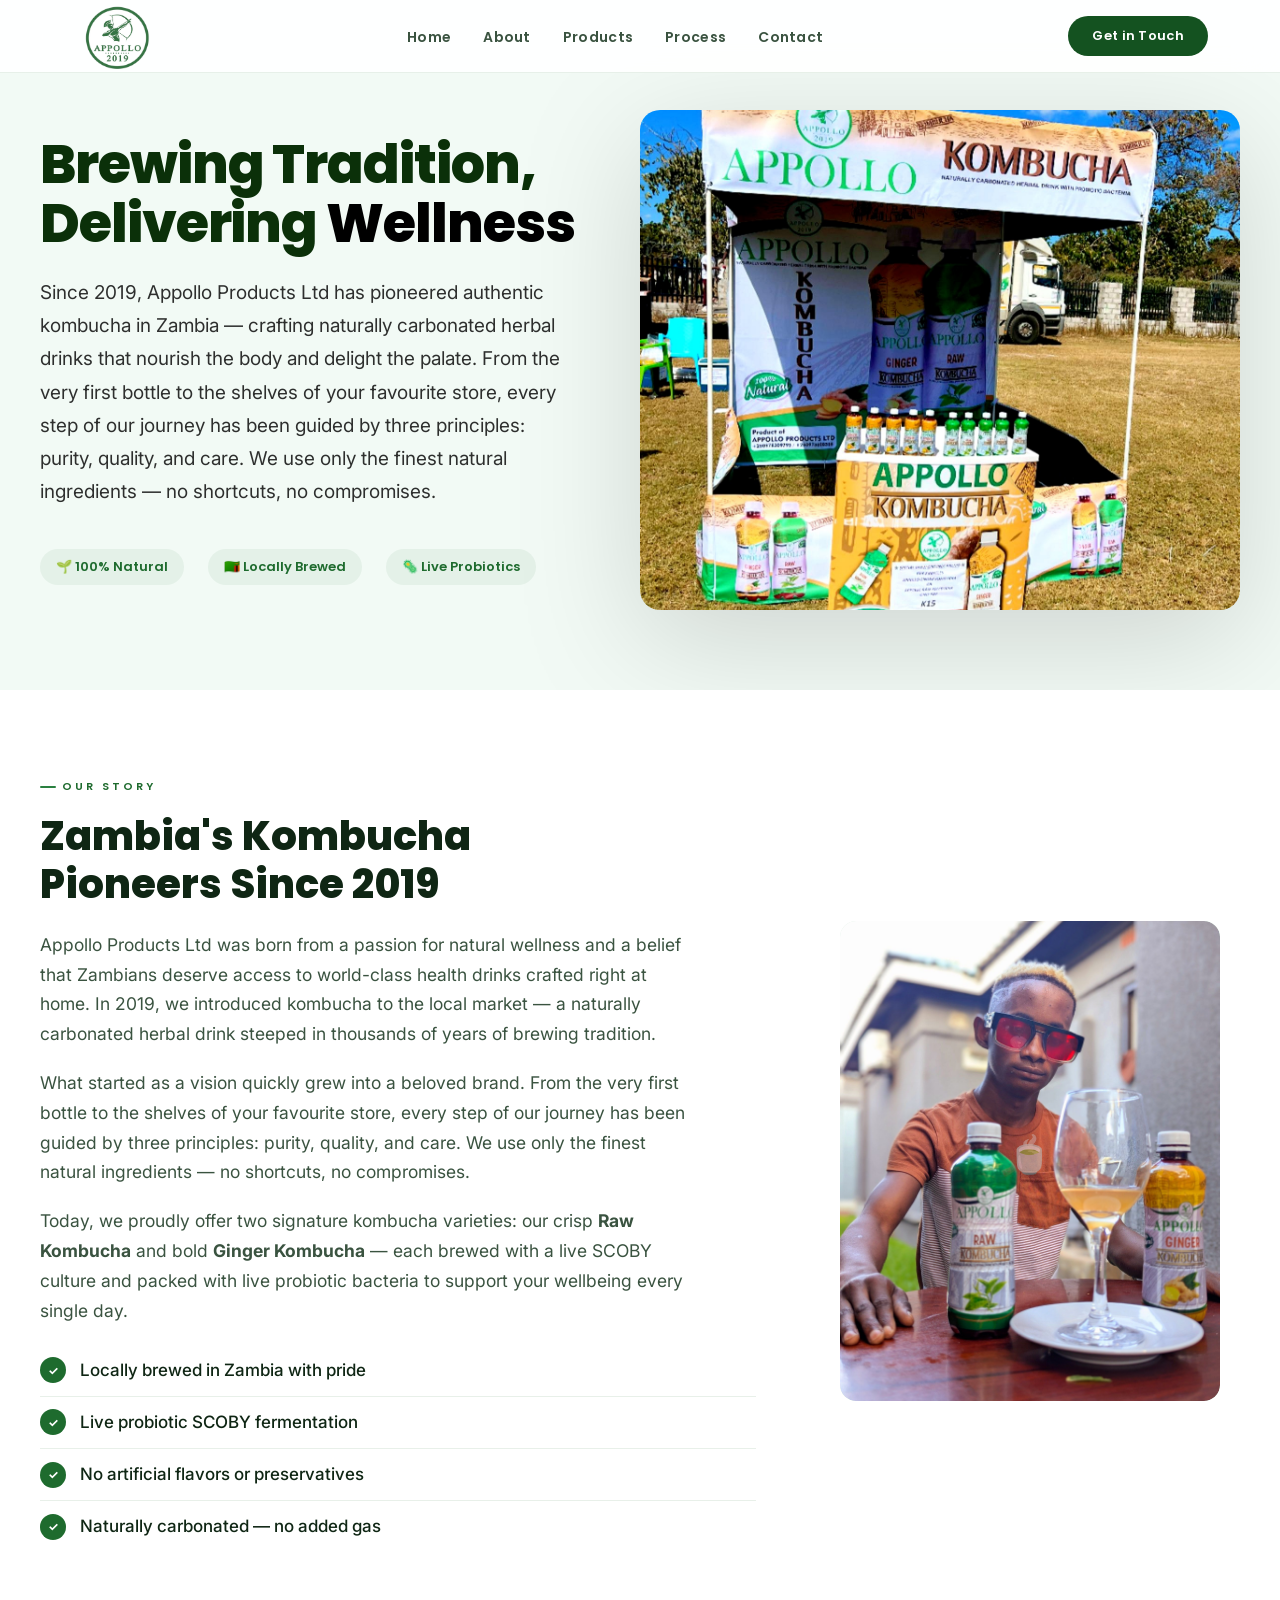
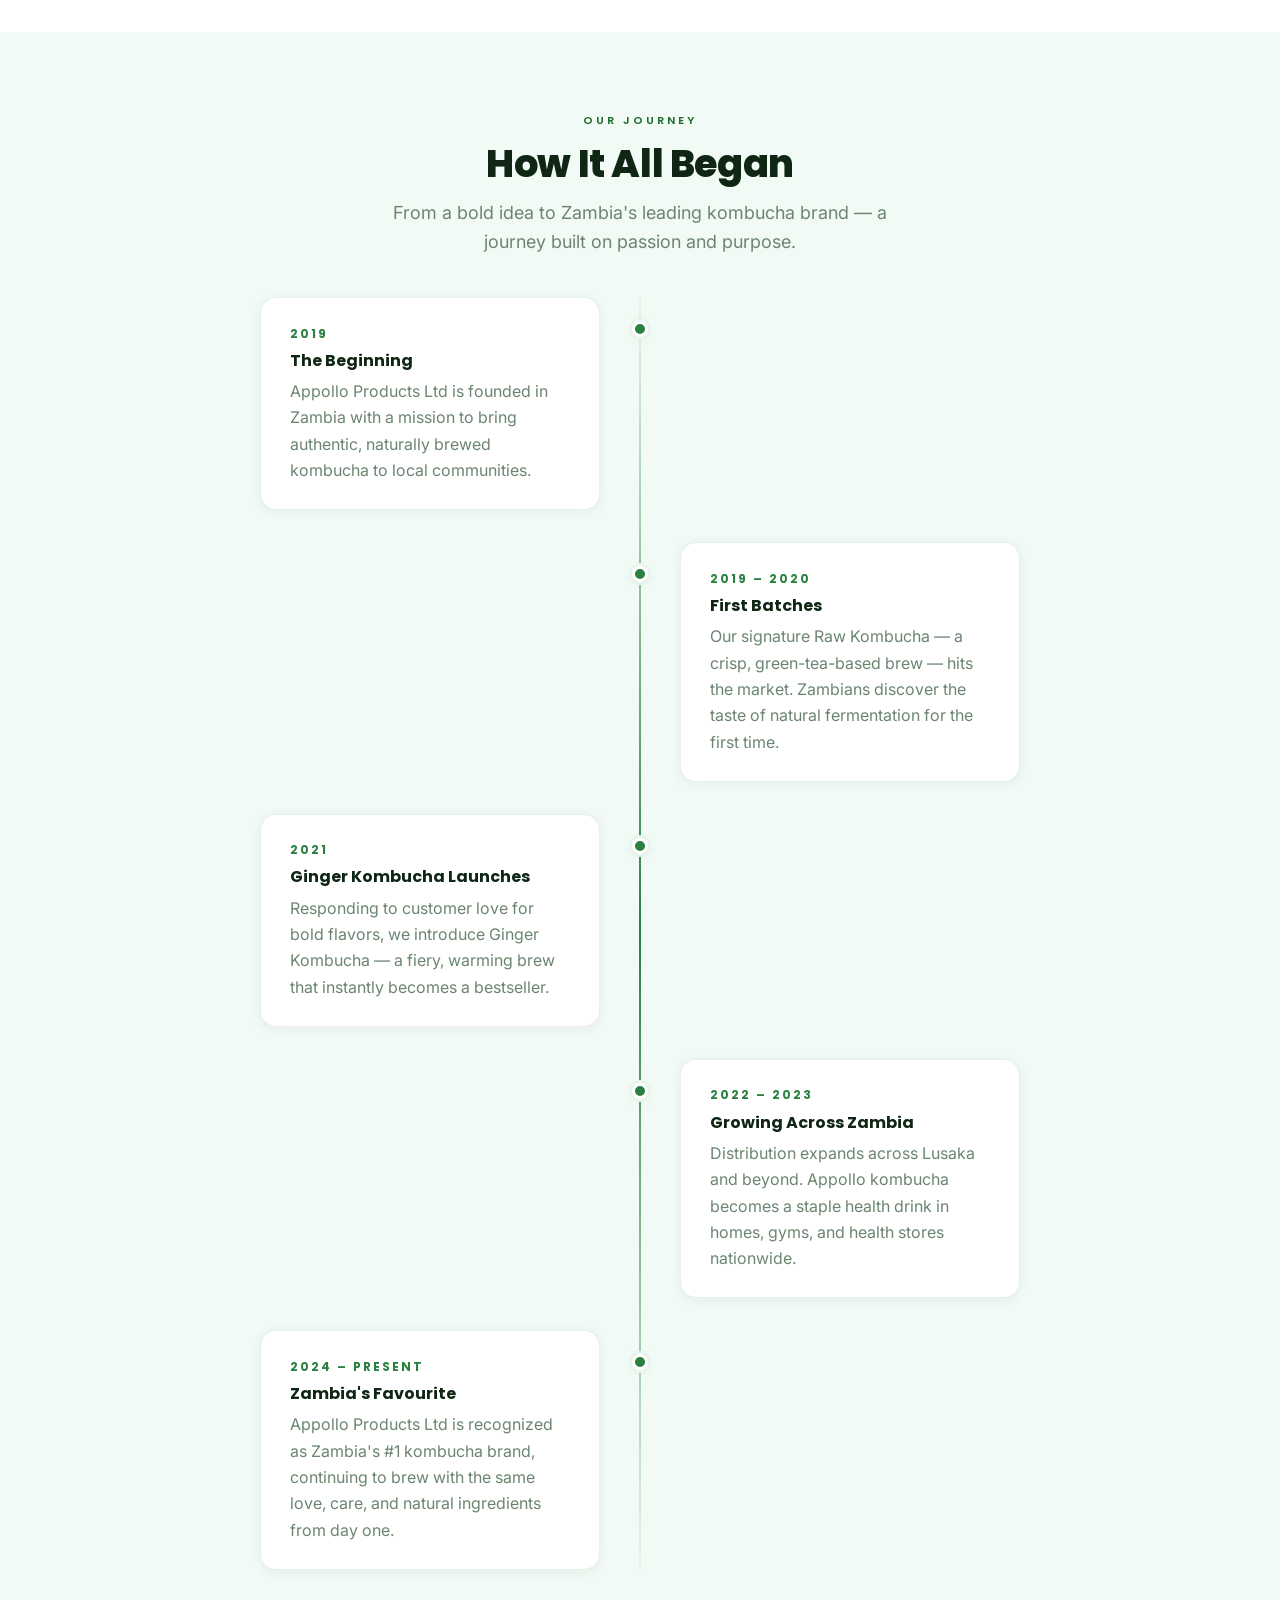
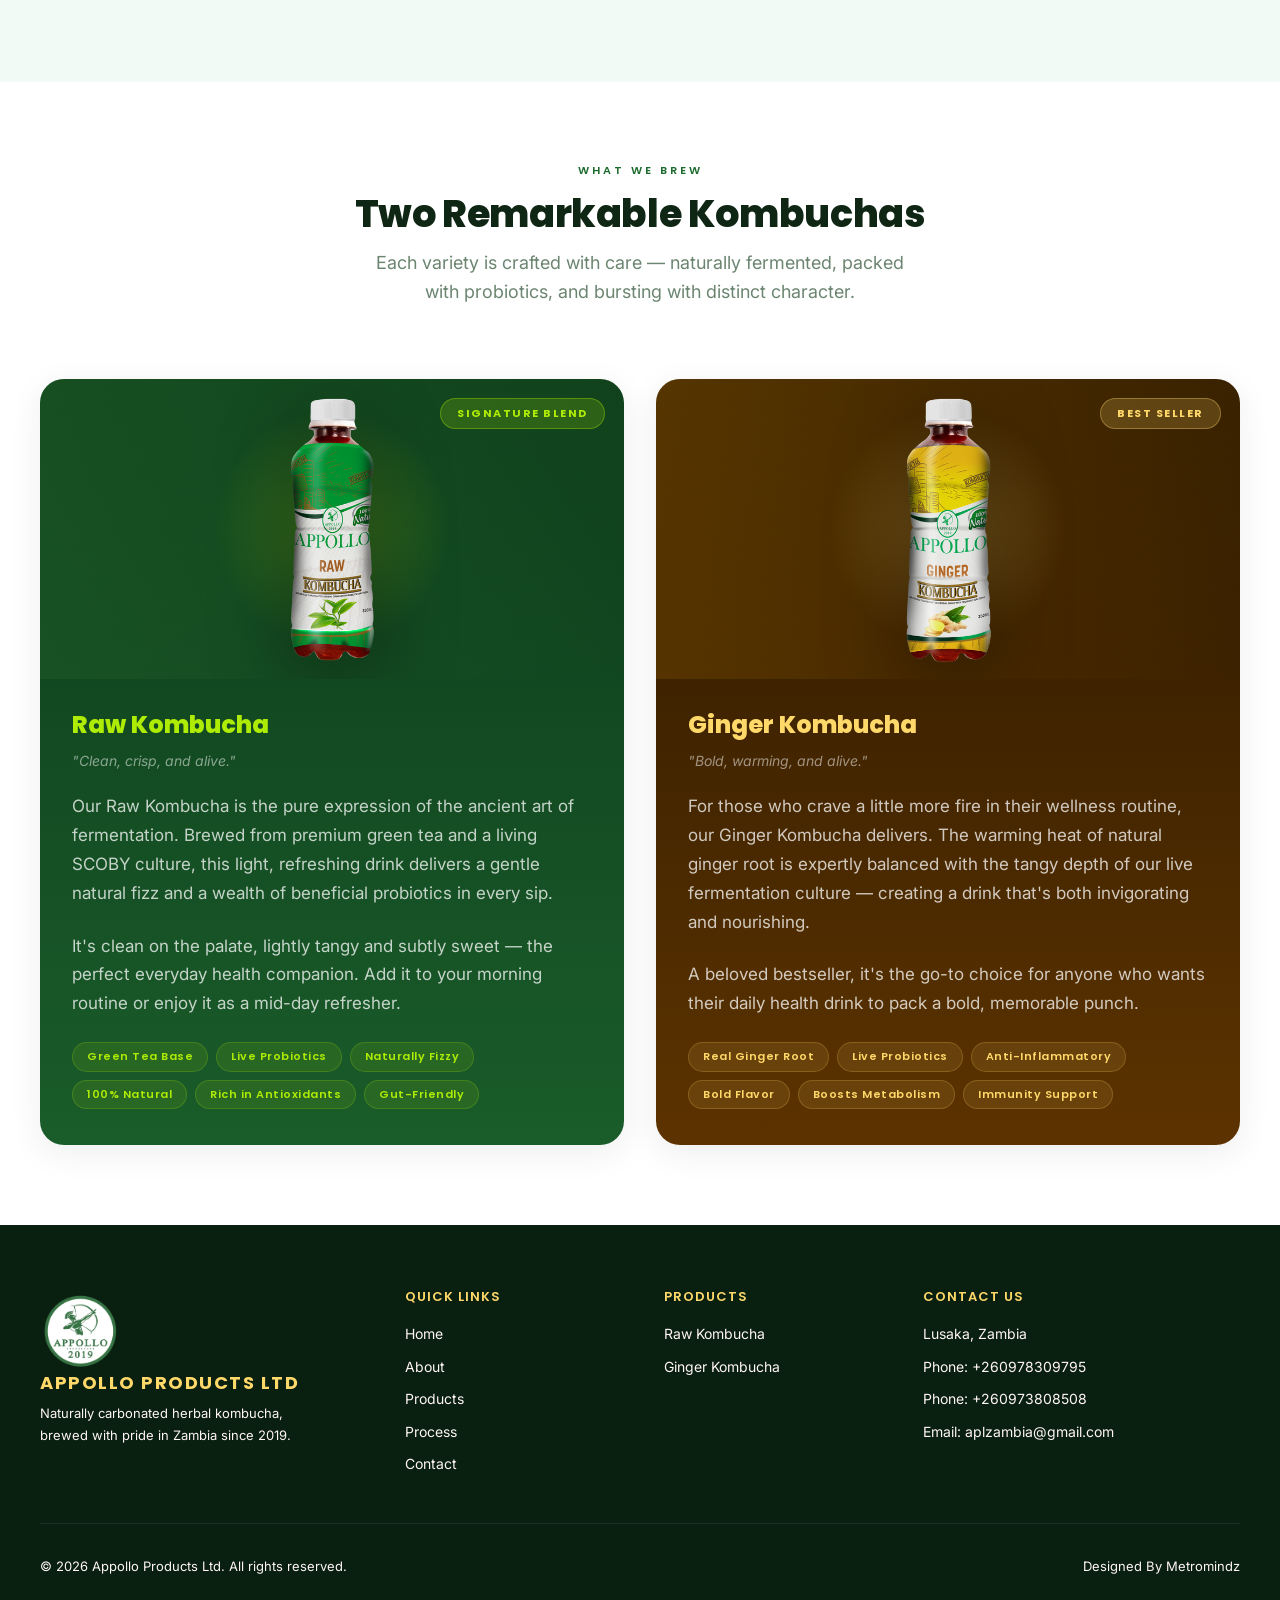
<file: about.html>
<!DOCTYPE html>
<html lang="en">

<head>
  <meta charset="UTF-8">
  <meta name="viewport" content="width=device-width, initial-scale=1.0">
  <title>About | Appollo Products</title>
  <meta name="description"
    content="Learn about Appollo Products Ltd — Zambia's pioneer kombucha brewer since 2019. Discover our Raw and Ginger kombucha crafted with 100% natural ingredients.">
  <link rel="preconnect" href="https://fonts.googleapis.com">
  <link rel="preconnect" href="https://fonts.gstatic.com" crossorigin>
  <link
    href="https://fonts.googleapis.com/css2?family=Inter:wght@300;400;500;600&family=Poppins:wght@400;500;600;700;800&display=swap"
    rel="stylesheet">
  <link rel="stylesheet" href="style.css">
  <link rel="icon" type="image/ico" href="Assets/favicon.ico">
  <style>

    /* ═══════════════════════════════════════════════
       ABOUT PAGE — ADDITIONAL STYLES
       ═══════════════════════════════════════════════ */

    .page-hero {
      position: relative;
      padding: 110px 2rem 80px;
      min-height: 60vh;
      background-size: cover;
      overflow: hidden;
    }

    .page-hero::before {
      content: '';
      position: absolute;
      inset: 0;
      background: linear-gradient(135deg, var(--mint), var(--mint));
      z-index: 1;
    }

    .page-hero-shapes {
      position: absolute;
      inset: 0;
      pointer-events: none;
      overflow: hidden;
      z-index: 1;
    }

    .page-hero-content {
      position: relative;
      z-index: 2;
      max-width: 1200px;
      margin: 0 auto;
      width: 100%;
      display: flex;
      align-items: center;
      justify-content: space-between;
      gap: 4rem;
    }

    .page-hero-text {
      animation: heroTextIn 1s var(--ease-out) 0.2s both;
      flex: 1;
    }

    .page-hero-text .hero-badge {
      margin-bottom: 1.5rem;
    }

    .page-hero-text h1 {
      font-size: clamp(32px, 4.5vw, 54px);
      font-weight: 800;
      color: #0b3009;
      line-height: 1.1;
      margin-bottom: 1.4rem;
      letter-spacing: -0.02em;
    }

    .page-hero-text h1 span {
      color: black;
    }

    .page-hero-text p {
      color: rgba(2, 2, 2, 0.82);
      font-size: 19px;
      line-height: 1.75;
      max-width: 540px;
      margin-bottom: 2.5rem;
    }

    .hero-features {
      display: flex;
      gap: 1.5rem;
      flex-wrap: wrap;
    }

    .hero-feat-item {
      display: flex;
      align-items: center;
      gap: 0.6rem;
      font-family: 'Poppins', sans-serif;
      font-size: 13px;
      font-weight: 600;
      color: #1e6b2e;
      background: rgba(30, 107, 46, 0.06);
      padding: 8px 16px;
      border-radius: 40px;
    }

    .page-hero-img {
      display: flex;
      flex: 1;
      justify-content: center;
      align-items: center;
      animation: heroImgIn 1s var(--ease-out) 0.4s both;
      position: relative;
    }

    .page-hero-img-glow {
      position: absolute;
      width: 380px;
      height: 380px;
      background: radial-gradient(circle, rgba(174, 235, 5, 0.18) 0%, transparent 70%);
      border-radius: 50%;
      animation: glow-pulse 4s ease-in-out infinite;
      left: 50%;
      top: 50%;
      transform: translate(-50%, -50%);
      pointer-events: none;
    }

    .page-hero-img-container {
      position: relative;
      z-index: 2;
      width: 600px;
      height: 500px;
      display: flex;
      align-items: center;
      justify-content: center;
      animation: float 6s ease-in-out infinite;
    }

    .page-hero-img-container img {
      width: 100%;
      height: 100%;
      border-radius: 20px;
      object-fit: cover;
      filter: drop-shadow(0 30px 60px rgba(0, 0, 0, 0.15));
    }

    /* ═══════════════════════════════════════════════
       STORY SECTION — FIXED ALIGNMENT
       ═══════════════════════════════════════════════ */
    .story-section {
      padding: 5rem 2rem;
      background: var(--white);
    }

    .story-section .section-inner {
      max-width: 1200px;
      margin: 0 auto;
    }

    /* Fixed: proper column ratio, text left-aligned, image centred in its column */
    .story-grid {
      display: grid;
      grid-template-columns: 1fr 420px;
      gap: 4rem;
      align-items: center;
    }

    /* Text column — always left-aligned */
    .story-text-col {
      text-align: left;
    }

    .story-text-col .section-label {
      font-family: 'Poppins', sans-serif;
      font-size: 11px;
      text-transform: uppercase;
      letter-spacing: 3px;
      color: var(--green);
      font-weight: 600;
      padding-left: 1.4rem;
      position: relative;
      margin-bottom: 1rem;
      display: inline-block;
    }

    .story-text-col .section-label::before {
      content: '';
      position: absolute;
      left: 0;
      top: 50%;
      transform: translateY(-50%);
      width: 16px;
      height: 2px;
      background: var(--green-mid);
      border-radius: 2px;
    }

    .story-text-col h2 {
      font-size: clamp(26px, 3.5vw, 40px);
      font-weight: 800;
      color: var(--text-heading);
      line-height: 1.2;
      margin-bottom: 1.4rem;
      text-align: left;
    }

    .story-text-col p {
      color: var(--text-body);
      font-size: 17.5px;
      line-height: 1.7;
      margin-bottom: 1.2rem;
      max-width: 650px;
      text-align: left;
    }

    /* Image column — image centred within its fixed-width column */
    .story-img-col {
      display: flex;
      justify-content: center;
      align-items: center;
    }

    .img-placeholder {
      width: 100%;
      max-width: 380px;
      height: 480px;
      border-radius: var(--radius-md);
      overflow: hidden;
      background: linear-gradient(135deg, var(--green-light) 0%, #d6efdd 100%);
      display: flex;
      align-items: center;
      justify-content: center;
      flex-direction: column;
      gap: 0.8rem;
      color: var(--green);
      font-family: 'Poppins', sans-serif;
      font-size: 13px;
      font-weight: 600;
      letter-spacing: 0.5px;
      border: none;
      transition: transform 0.3s ease, box-shadow 0.3s ease;
      position: relative;
    }

    .img-placeholder:hover {
      transform: translateY(-4px);
      box-shadow: var(--shadow-md);
    }

    .img-placeholder img {
      width: 100%;
      height: 100%;
      object-fit: cover;
      position: absolute;
      inset: 0;
      border-radius: var(--radius-md);
    }

    .img-placeholder-icon {
      font-size: 36px;
      opacity: 0.5;
    }

    .img-placeholder-label {
      opacity: 0.7;
      text-align: center;
      padding: 0 1rem;
      line-height: 1.5;
    }

    .img-main {
      height: 480px;
      width: 100%;
      max-width: 380px;
    }

    .img-main img {
      width: 100%;
      height: 100%;
      object-fit: cover;
      border-radius: var(--radius-md);
    }

    .img-row {
      display: grid;
      grid-template-columns: 1fr 1fr;
      gap: 1.2rem;
    }

    .img-small {
      height: 100px;
      width: 100%;
    }

    /* ── Timeline / History ── */
    .history-section {
      padding: 5rem 2rem;
      background: var(--mint);
    }

    .history-section .section-inner {
      max-width: 1200px;
      margin: 0 auto;
    }

    .history-section .section-header {
      text-align: center;
      margin-bottom: 2.5rem;
    }

    .history-section .section-header .section-label {
      font-family: 'Poppins', sans-serif;
      font-size: 11px;
      text-transform: uppercase;
      letter-spacing: 3px;
      color: var(--green);
      font-weight: 600;
      display: block;
      margin-bottom: 0.7rem;
    }

    .history-section .section-header h2 {
      font-size: clamp(26px, 3vw, 38px);
      font-weight: 800;
      color: var(--text-heading);
      margin-bottom: 0.8rem;
    }

    .history-section .section-header p {
      color: var(--text-muted);
      font-size: 18px;
      max-width: 520px;
      margin: 0 auto;
      line-height: 1.6;
    }

    .timeline {
      position: relative;
      max-width: 800px;
      margin: 0 auto;
    }

    .timeline::before {
      content: '';
      position: absolute;
      left: 50%;
      top: 0;
      bottom: 0;
      width: 2px;
      background: linear-gradient(to bottom, var(--green-light), var(--green-mid), var(--green-light));
      transform: translateX(-50%);
    }

    .timeline-item {
      display: flex;
      justify-content: flex-end;
      padding-right: calc(50% + 2.5rem);
      margin-bottom: 2rem;
      position: relative;
    }

    .timeline-item:nth-child(even) {
      justify-content: flex-start;
      padding-right: 0;
      padding-left: calc(50% + 2.5rem);
    }

    .timeline-dot {
      position: absolute;
      left: 50%;
      top: 1.5rem;
      transform: translateX(-50%);
      width: 16px;
      height: 16px;
      border-radius: 50%;
      background: var(--green-mid);
      border: 3px solid var(--white);
      box-shadow: 0 0 0 3px var(--green-light), var(--shadow-sm);
      z-index: 2;
    }

    .timeline-card {
      background: var(--white);
      border-radius: var(--radius-md);
      padding: 1.6rem 1.8rem;
      box-shadow: var(--shadow-sm);
      border: 1px solid var(--border);
      max-width: 340px;
      transition: transform 0.3s ease, box-shadow 0.3s ease;
    }

    .timeline-card:hover {
      transform: translateY(-4px);
      box-shadow: var(--shadow-md);
    }

    .timeline-year {
      font-family: 'Poppins', sans-serif;
      font-size: 12px;
      font-weight: 700;
      color: var(--green-mid);
      letter-spacing: 2px;
      text-transform: uppercase;
      margin-bottom: 0.5rem;
    }

    .timeline-card h3 {
      font-size: 16px;
      font-weight: 700;
      color: var(--text-heading);
      margin-bottom: 0.5rem;
    }

    .timeline-card p {
      font-size: 16px;
      color: var(--text-muted);
      line-height: 1.65;
    }

    /* ══════════════════════════════════════════════
       PRODUCTS DEEP DIVE
       ══════════════════════════════════════════════ */
    .products-deep {
      padding: 5rem 2rem;
      background: var(--white);
    }

    .products-deep .section-inner {
      max-width: 1200px;
      margin: 0 auto;
      width: 100%;
    }

    .products-deep .section-header {
      text-align: center;
      margin-bottom: 4.5rem;
    }

    .products-deep .section-header .section-label {
      font-family: 'Poppins', sans-serif;
      font-size: 11px;
      text-transform: uppercase;
      letter-spacing: 3px;
      color: var(--green);
      font-weight: 600;
      display: block;
      margin-bottom: 0.7rem;
    }

    .products-deep .section-header h2 {
      font-size: clamp(26px, 3vw, 38px);
      font-weight: 800;
      color: var(--text-heading);
      margin-bottom: 0.8rem;
    }

    .products-deep .section-header p {
      color: var(--text-muted);
      font-size: 18px;
      max-width: 540px;
      margin: 0 auto;
      line-height: 1.6;
    }

    .product-deep-grid {
      display: grid;
      grid-template-columns: 1fr 1fr;
      gap: 2rem;
    }

    .product-deep-card {
      border-radius: var(--radius-lg);
      overflow: hidden;
      box-shadow: var(--shadow-md);
      transition: transform 0.35s var(--ease-out), box-shadow 0.35s ease;
      position: relative;
    }

    .product-deep-card:hover {
      transform: translateY(-8px);
      box-shadow: var(--shadow-lg);
    }

    .product-deep-card.raw {
      background: linear-gradient(180deg, #0d3b1a 0%, #1a5c2a 100%);
    }

    .product-deep-card.ginger {
      background: linear-gradient(180deg, #2b1800 0%, #5c3300 100%);
    }

    .product-deep-img-zone {
      height: 300px;
      display: flex;
      align-items: center;
      justify-content: center;
      position: relative;
      overflow: hidden;
    }

    .product-deep-card.raw .product-deep-img-zone {
      background: linear-gradient(135deg, rgba(46, 125, 50, 0.3) 0%, rgba(13, 59, 26, 0.1) 100%);
    }

    .product-deep-card.ginger .product-deep-img-zone {
      background: linear-gradient(135deg, rgba(184, 120, 0, 0.3) 0%, rgba(43, 24, 0, 0.1) 100%);
    }

    .product-deep-glow {
      position: absolute;
      width: 240px;
      height: 240px;
      border-radius: 50%;
      opacity: 0.25;
      animation: glow-pulse 4s ease-in-out infinite;
      left: 50%;
      top: 50%;
      transform: translate(-50%, -50%);
    }

    .product-deep-card.raw .product-deep-glow {
      background: radial-gradient(circle, #aeeb05 0%, transparent 70%);
    }

    .product-deep-card.ginger .product-deep-glow {
      background: radial-gradient(circle, #ffd86a 0%, transparent 70%);
    }

    .product-deep-img-holder {
      position: relative;
      z-index: 2;
      width: 210px;
      height: 280px;
      display: flex;
      align-items: center;
      justify-content: center;
      flex-direction: column;
      gap: 0.7rem;
      animation: float 6s ease-in-out infinite;
    }

    .product-deep-img-holder img {
      width: 100%;
      height: 100%;
      object-fit: contain;
      filter: drop-shadow(0 20px 40px rgba(0, 0, 0, 0.4));
    }

    .product-deep-img-holder.no-img {
      border-radius: var(--radius-md);
      border: 2px dashed rgba(255, 255, 255, 0.2);
      font-family: 'Poppins', sans-serif;
      font-size: 12px;
      color: rgba(255, 255, 255, 0.4);
      font-weight: 600;
      letter-spacing: 0.5px;
    }

    .product-deep-img-holder.no-img span {
      font-size: 32px;
      opacity: 0.4;
    }

    .product-deep-badge {
      position: absolute;
      top: 1.2rem;
      right: 1.2rem;
      font-family: 'Poppins', sans-serif;
      font-size: 11px;
      font-weight: 700;
      letter-spacing: 1.5px;
      text-transform: uppercase;
      padding: 6px 16px;
      border-radius: var(--radius-full);
      z-index: 5;
    }

    .product-deep-card.raw .product-deep-badge {
      background: rgba(174, 235, 5, 0.18);
      color: #aeeb05;
      border: 1px solid rgba(174, 235, 5, 0.35);
    }

    .product-deep-card.ginger .product-deep-badge {
      background: rgba(255, 216, 106, 0.18);
      color: var(--gold-warm);
      border: 1px solid rgba(255, 216, 106, 0.35);
    }

    .product-deep-info {
      padding: 2rem 2rem 2.2rem;
    }

    .product-deep-card.raw .product-deep-info h3 {
      color: #aeeb05;
    }

    .product-deep-card.ginger .product-deep-info h3 {
      color: var(--gold-warm);
    }

    .product-deep-info h3 {
      font-size: 24px;
      font-weight: 800;
      margin-bottom: 0.6rem;
    }

    .product-deep-info .tagline {
      font-size: 14px;
      font-style: italic;
      margin-bottom: 1.2rem;
      color: rgba(255, 255, 255, 0.5);
    }

    .product-deep-info p {
      font-size: 17px;
      line-height: 1.7;
      color: rgba(255, 255, 255, 0.75);
      margin-bottom: 1.5rem;
    }

    .product-traits {
      display: flex;
      flex-wrap: wrap;
      gap: 0.5rem;
    }

    .trait-tag {
      font-family: 'Poppins', sans-serif;
      font-size: 11px;
      font-weight: 600;
      padding: 5px 14px;
      border-radius: var(--radius-full);
      letter-spacing: 0.5px;
    }

    .product-deep-card.raw .trait-tag {
      background: rgba(174, 235, 5, 0.1);
      color: #aeeb05;
      border: 1px solid rgba(174, 235, 5, 0.2);
    }

    .product-deep-card.ginger .trait-tag {
      background: rgba(255, 216, 106, 0.1);
      color: var(--gold-warm);
      border: 1px solid rgba(255, 216, 106, 0.2);
    }

    /* ═══════════════════════════════════════════════
       GALLERY SLIDER
       ═══════════════════════════════════════════════ */
    .about-slider-section {
      padding: 5rem 2rem;
      background: #f8d46f;
    }

    .about-slider-section .section-inner {
      max-width: 1200px;
      margin: 0 auto;
    }

    .about-slider-section .section-header {
      text-align: center;
      margin-bottom: 4rem;
    }

    .about-slider-section .section-header .section-label {
      font-family: 'Poppins', sans-serif;
      font-size: 11px;
      text-transform: uppercase;
      letter-spacing: 3px;
      color: var(--green);
      font-weight: 600;
      display: block;
      margin-bottom: 0.7rem;
    }

    .about-slider-section .section-header h2 {
      font-size: clamp(26px, 3vw, 38px);
      font-weight: 800;
      color: var(--text-heading);
      margin-bottom: 0.8rem;
    }

    .about-slider-section .section-header p {
      color: var(--text-muted);
      font-size: 18px;
      max-width: 520px;
      margin: 0 auto;
      line-height: 1.6;
    }

    .slider-wrapper {
      overflow: hidden;
      border-radius: var(--radius-lg);
    }

    .about-slider-track {
      display: flex;
      gap: 1.5rem;
      transition: transform 0.5s cubic-bezier(0.25, 0.46, 0.45, 0.94);
      align-items: stretch;
    }

    .about-slide-card {
      flex-shrink: 0;
      background: var(--white);
      border-radius: var(--radius-md);
      overflow: hidden;
      box-shadow: var(--shadow-sm);
      border: 1px solid var(--border);
      transition: transform 0.3s ease, box-shadow 0.3s ease;
      display: flex;
      flex-direction: column;
    }

    .about-slide-card:hover {
      transform: translateY(-4px);
      box-shadow: var(--shadow-md);
    }

    .slide-img-zone {
      position: relative;
      width: 100%;
      height: 220px;
      overflow: hidden;
      background: linear-gradient(135deg, var(--green-light) 0%, #d4edd9 100%);
      border-radius: var(--radius-md) var(--radius-md) 0 0;
      flex-shrink: 0;
    }

    .slide-img-zone img {
      position: absolute;
      inset: 0;
      width: 100%;
      height: 100%;
      object-fit: cover;
      object-position: center;
      display: block;
    }

    .slide-img-placeholder {
      position: absolute;
      inset: 0;
      display: flex;
      flex-direction: column;
      align-items: center;
      justify-content: center;
      gap: 0.5rem;
      color: var(--green);
      font-family: 'Poppins', sans-serif;
      font-size: 12px;
      font-weight: 600;
      letter-spacing: 0.5px;
      border: 2px dashed rgba(30, 107, 46, 0.25);
      border-bottom: none;
    }

    .slide-img-placeholder .slide-img-placeholder-icon {
      font-size: 32px;
      opacity: 0.4;
    }

    .slide-img-placeholder .slide-img-placeholder-label {
      opacity: 0.6;
      text-align: center;
      padding: 0 1rem;
    }

    .slide-body {
      padding: 1.5rem 1.6rem 1.8rem;
      flex: 1;
    }

    .slide-tag {
      display: inline-block;
      background: var(--green-light);
      color: var(--green-mid);
      font-family: 'Poppins', sans-serif;
      font-size: 10px;
      font-weight: 700;
      letter-spacing: 1.5px;
      text-transform: uppercase;
      padding: 4px 12px;
      border-radius: var(--radius-full);
      margin-bottom: 0.8rem;
    }

    .slide-body h3 {
      font-size: 17px;
      font-weight: 700;
      color: var(--text-heading);
      margin-bottom: 0.6rem;
      line-height: 1.3;
    }

    .slide-body p {
      font-size: 16px;
      color: var(--text-muted);
      line-height: 1.6;
    }

    .slider-controls-row {
      display: flex;
      align-items: center;
      justify-content: center;
      gap: 1.5rem;
      margin-top: 2.5rem;
    }

    .about-slider-prev,
    .about-slider-next {
      width: 46px;
      height: 46px;
      border-radius: 50%;
      border: 2px solid var(--border);
      background: var(--white);
      display: flex;
      align-items: center;
      justify-content: center;
      color: var(--text-heading);
      cursor: pointer;
      transition: all 0.25s ease;
      box-shadow: var(--shadow-sm);
    }

    .about-slider-prev:hover,
    .about-slider-next:hover {
      background: var(--green-dark);
      border-color: var(--green-dark);
      color: white;
      transform: scale(1.08);
    }

    .about-slider-dots {
      display: flex;
      gap: 0.5rem;
      align-items: center;
    }

    .about-slider-dot {
      width: 8px;
      height: 8px;
      border-radius: 50%;
      background: var(--border);
      border: none;
      cursor: pointer;
      transition: all 0.25s ease;
      padding: 0;
    }

    .about-slider-dot.active {
      background: var(--green-mid);
      width: 24px;
      border-radius: 4px;
    }

    /* ── Stats Bar ── */
    .stats-bar {
      background: var(--green-dark);
      padding: 3rem 2rem;
    }

    .stats-bar .section-inner {
      max-width: 1200px;
      margin: 0 auto;
    }

    .stats-row {
      display: grid;
      grid-template-columns: repeat(4, 1fr);
      gap: 2rem;
      text-align: center;
    }

    .stat-block {
      padding: 1.5rem;
      border-right: 1px solid rgba(255, 255, 255, 0.1);
    }

    .stat-block:last-child {
      border-right: none;
    }

    .stat-block .num {
      font-family: 'Poppins', sans-serif;
      font-size: clamp(32px, 4vw, 48px);
      font-weight: 800;
      color: #aeeb05;
      line-height: 1;
      margin-bottom: 0.5rem;
    }

    .stat-block .label {
      font-size: 13px;
      color: rgba(255, 255, 255, 0.55);
      font-weight: 500;
      letter-spacing: 0.5px;
    }

    /* ── CTA Strip ── */
    .cta-strip {
      padding: 4rem 2rem;
      background: var(--white);
      text-align: center;
    }

    .cta-strip .section-inner {
      max-width: 680px;
      margin: 0 auto;
    }

    .cta-strip .section-label {
      font-family: 'Poppins', sans-serif;
      font-size: 11px;
      text-transform: uppercase;
      letter-spacing: 3px;
      color: var(--green);
      font-weight: 600;
      display: block;
      margin-bottom: 0.7rem;
    }

    .cta-strip h2 {
      font-size: clamp(26px, 3vw, 36px);
      font-weight: 800;
      color: var(--text-heading);
      margin-bottom: 1rem;
    }

    .cta-strip p {
      color: var(--text-muted);
      font-size: 16px;
      margin-bottom: 2.5rem;
      line-height: 1.7;
    }

    .cta-strip-btns {
      display: flex;
      gap: 1rem;
      justify-content: center;
      flex-wrap: wrap;
    }

    /* ══ REVEAL ANIMATIONS — ensure visible ══ */
    .reveal-up, .reveal-left, .reveal-right, .stagger > * {
      opacity: 1 !important;
      transform: none !important;
    }

    img { opacity: 1 !important; }

    /* ══════════════════════════════════════════════
       RESPONSIVE BREAKPOINTS
       ══════════════════════════════════════════════ */

    /* ── 1100px ── */
    @media (max-width: 1100px) {
      .stats-row {
        grid-template-columns: repeat(2, 1fr);
      }

      .stat-block {
        border-right: none;
        border-bottom: 1px solid rgba(255, 255, 255, 0.1);
      }

      .stat-block:last-child {
        border-bottom: none;
      }

      .product-deep-grid {
        grid-template-columns: 1fr 1fr;
        gap: 1.5rem;
      }

      /* Story grid: tighter on medium screens, still side by side */
      .story-grid {
        grid-template-columns: 1fr 340px;
        gap: 2.5rem;
      }
      .product-deep-badge {
        font-size: 8px;
    }
  }

    /* ── TABLET: 768–900px ── */
    @media (max-width: 900px) {

      /* Hero stacks vertically — text LEFT aligned on tablet */
      .page-hero-content {
        flex-direction: column;
        align-items: flex-start;   /* ← text stays LEFT on tablet */
        text-align: left;
        gap: 2.5rem;
      }

      .page-hero-text p {
        margin: 0 0 2rem 0;        /* remove auto centering */
      }

      .hero-features {
        justify-content: flex-start;  /* ← badges stay LEFT on tablet */
      }

      .page-hero-img {
        width: 100%;
        justify-content: flex-start; /* image starts from left */
      }

      .page-hero-img-container {
        width: 100%;
        max-width: 440px;   /* smaller on tablet */
        height: 320px;
      }

      .page-hero-img-glow {
        width: 260px;
        height: 260px;
      }

      /* Story: stack on tablet, image centred & smaller */
      .story-grid {
        grid-template-columns: 1fr;
        gap: 2.5rem;
      }

      .story-text-col {
        text-align: left;  /* keep text left */
      }

      .story-img-col {
        justify-content: center;  /* image centred in stacked layout */
      }

      .img-placeholder,
      .img-main {
        max-width: 300px;   /* smaller image on tablet */
        height: 360px;
        margin: 0 auto;
      }

      /* Timeline collapses to single column */
      .timeline::before {
        left: 20px;
      }

      .timeline-item,
      .timeline-item:nth-child(even) {
        padding-left: 4rem;
        padding-right: 0;
        justify-content: flex-start;
      }

      .timeline-dot {
        left: 20px;
        transform: none;
      }

      .timeline-card {
        max-width: 100%;
      }
    }

    /* ── 768px ── */
    @media (max-width: 768px) {
      .page-hero {
        padding: 120px 1.5rem 40px;
        min-height: auto;
      }

      .page-hero-content {
        flex-direction: column;
        align-items: flex-start;
        text-align: left;
        gap: 2rem;
      }

      .page-hero-text p {
        margin: 0 0 1.5rem 0;
      }

      .hero-features {
        justify-content: flex-start;
      }

      .page-hero-img {
        width: 100%;
        justify-content: flex-start;
      }

      .page-hero-img-container {
        width: 100%;
        max-width: 380px;
        height: 280px;
      }

      .page-hero-img-container img {
        object-fit: cover;
      }

      .page-hero-img-glow {
        width: 200px;
        height: 200px;
      }

      .story-grid {
        grid-template-columns: 1fr;
        gap: 2rem;
      }

      .story-text-col {
        text-align: left;
      }

      .story-img-col {
        justify-content: center;
      }

      .img-placeholder,
      .img-main {
        max-width: 280px;
        height: 320px;
        margin: 0 auto;
      }

      .img-row {
        grid-template-columns: 1fr 1fr;
        gap: 0.75rem;
      }

      .img-small {
        height: auto;
        aspect-ratio: 1/1;
      }

      .product-deep-grid {
        grid-template-columns: 1fr 1fr;
        gap: 1rem;
      }

      .product-deep-img-zone {
        height: 220px;
      }

      .product-deep-img-holder {
        width: 130px;
        height: 200px;
      }

      .product-deep-info {
        padding: 1.2rem 1.2rem 1.5rem;
      }

      .product-deep-info h3 {
        font-size: 18px;
      }

      .product-deep-info p {
        font-size: 13px;
      }

      .product-deep-info .tagline {
        font-size: 12px;
        margin-bottom: 0.8rem;
      }

      .trait-tag {
        font-size: 10px;
        padding: 4px 10px;
      }

      .story-section,
      .history-section,
      .products-deep,
      .about-slider-section {
        padding: 3rem 1.25rem;
      }

      .products-deep .section-header {
        margin-bottom: 2.5rem;
      }

      .cta-strip {
        padding: 3rem 1.25rem;
      }

      .about-slide-card {
        background: #fff;
        min-height: 400px;
      }

      .slide-img-zone {
        height: 240px;
        display: block;
      }

      .slide-img-zone img {
        width: 100%;
        height: 100%;
        object-fit: cover;
        opacity: 1;
      }

      .hero-feat-item {
        font-size: 11px;
        padding: 6px 12px;
      }
    }

    /* ── 576px ── */
    @media (max-width: 576px) {
      .page-hero {
        padding: 115px 1rem 30px;
      }

      .page-hero-text h1 {
        font-size: 28px;
      }

      .page-hero-text p {
        font-size: 15px;
      }

      .page-hero-img-container {
        max-width: 280px;
        height: 220px;
      }

      .img-placeholder,
      .img-main {
        max-width: 240px;
        height: 280px;
      }

      .img-row {
        grid-template-columns: 1fr;
        gap: 0.75rem;
      }

      .img-small {
        height: 160px;
      }

      .stats-row {
        grid-template-columns: 1fr 1fr;
      }

      .story-section,
      .history-section,
      .products-deep,
      .about-slider-section {
        padding: 2.5rem 1rem;
      }

      .product-deep-grid {
        grid-template-columns: 1fr 1fr;
        gap: 0.75rem;
      }

      .product-deep-img-zone {
        height: 180px;
      }

      .product-deep-img-holder {
        width: 100px;
        height: 160px;
      }

      .product-deep-badge {
        font-size: 9px;
        padding: 4px 10px;
        top: 0.6rem;
        right: 0.6rem;
      }

      .product-deep-info {
        padding: 1rem;
      }

      .product-deep-info h3 {
        font-size: 15px;
        margin-bottom: 0.3rem;
      }

      .product-deep-info p {
        font-size: 12px;
        line-height: 1.6;
        margin-bottom: 1rem;
        display: -webkit-box;
        -webkit-box-orient: vertical;
        overflow: hidden;
      }

      .slide-img-zone {
        height: 240px;
      }

      .timeline::before {
        left: 16px;
      }

      .timeline-item,
      .timeline-item:nth-child(even) {
        padding-left: 3.5rem;
        padding-right: 0;
      }

      .timeline-dot {
        left: 16px;
      }
    }

    /* ── 480px — collapse product grid to 1 col ── */
    @media (max-width: 480px) {
      .product-deep-grid {
        grid-template-columns: 1fr;
        gap: 1.5rem;
      }

      .product-deep-img-zone {
        height: 260px;
      }

      .product-deep-img-holder {
        width: 160px;
        height: 240px;
      }

      .product-deep-info h3 {
        font-size: 20px;
      }

      .product-deep-info p {
        font-size: 14px;
        overflow: visible;
      }

      .product-deep-badge {
        font-size: 9px;
        padding: 5px 12px;
        top: 1rem;
        right: 1rem;
      }
    }

    /* ── 400px ── */
    @media (max-width: 400px) {
      .page-hero {
        padding: 110px 1rem 25px;
      }

      .page-hero-text h1 {
        font-size: 24px;
      }

      .hero-features {
        gap: 0.5rem;
      }

      .hero-feat-item {
        font-size: 10px;
        padding: 5px 10px;
      }

      .stats-row {
        grid-template-columns: 1fr;
      }

      .stat-block {
        border-right: none;
        border-bottom: 1px solid rgba(255, 255, 255, 0.1);
      }

      .cta-strip-btns {
        flex-direction: column;
        align-items: center;
      }

      .img-placeholder,
      .img-main {
        max-width: 200px;
        height: 240px;
      }
    }
  </style>
</head>

<body>

  <!-- ✅ NAVBAR -->
  <nav id="navbar">
    <div class="nav-inner">
      <a href="index.html" class="nav-logo" id="navLogo">
        <img src="Assets/LOGO (2).webp" alt="Appollo Logo" class="nav-logo-img">
      </a>
      <ul class="nav-links" id="navLinks">
        <li><a href="index.html" class="nav-link">Home</a></li>
        <li><a href="about.html" class="nav-link active">About</a></li>
        <li><a href="products.html" class="nav-link">Products</a></li>
        <li><a href="process.html" class="nav-link">Process</a></li>
        <li><a href="contact.html" class="nav-link">Contact</a></li>
      </ul>
      <a href="contact.html" class="nav-cta" id="navCta">Get in Touch</a>
      <button class="mobile-toggle" id="mobileToggle" aria-label="Toggle menu">
        <span></span><span></span><span></span>
      </button>
    </div>
  </nav>


  <!-- ✅ HERO SECTION -->
  <section class="page-hero">
    <div class="page-hero-content">
      <!-- LEFT TEXT -->
      <div class="page-hero-text">
        <h1>
          Brewing Tradition,<br>
          Delivering <span>Wellness</span>
        </h1>
        <p>
          Since 2019, Appollo Products Ltd has pioneered authentic kombucha in Zambia — crafting naturally carbonated
          herbal drinks that nourish the body and delight the palate. From the very first bottle to the shelves of your favourite store,
          every step of our journey has been guided by three principles: purity, quality, and care.
          We use only the finest natural ingredients — no shortcuts, no compromises.
        </p>
        <div class="hero-features">
          <div class="hero-feat-item">🌱 100% Natural</div>
          <div class="hero-feat-item">🇿🇲 Locally Brewed</div>
          <div class="hero-feat-item">🦠 Live Probiotics</div>
        </div>
      </div>
      <!-- RIGHT IMAGE -->
      <div class="page-hero-img">
        <div class="page-hero-img-glow"></div>
        <div class="page-hero-img-container">
          <img src="Assets/production.jpg" alt="Appollo Kombucha">
        </div>
      </div>
    </div>
  </section>

  <!-- STORY SECTION -->
  <section class="story-section" id="our-story">
    <div class="section-inner">
      <div class="story-grid">
        <!-- LEFT: TEXT — always left-aligned -->
        <div class="story-text-col">
          <div class="section-label">Our Story</div>
          <h2>Zambia's Kombucha<br>Pioneers Since 2019</h2>
          <p>Appollo Products Ltd was born from a passion for natural wellness and a belief that Zambians deserve access
            to world-class health drinks crafted right at home. In 2019, we introduced kombucha to the local market — a
            naturally carbonated herbal drink steeped in thousands of years of brewing tradition.</p>
          <p>What started as a vision quickly grew into a beloved brand. From the very first bottle to the shelves of
            your favourite store, every step of our journey has been guided by three principles: purity, quality, and
            care. We use only the finest natural ingredients — no shortcuts, no compromises.</p>
          <p>Today, we proudly offer two signature kombucha varieties: our crisp <strong>Raw Kombucha</strong> and bold
            <strong>Ginger Kombucha</strong> — each brewed with a live SCOBY culture and packed with live probiotic
            bacteria to support your wellbeing every single day.
          </p>
          <ul class="about-features" style="margin-top: 0.8rem;">
            <li>
              <div class="check">✓</div> Locally brewed in Zambia with pride
            </li>
            <li>
              <div class="check">✓</div> Live probiotic SCOBY fermentation
            </li>
            <li>
              <div class="check">✓</div> No artificial flavors or preservatives
            </li>
            <li>
              <div class="check">✓</div> Naturally carbonated — no added gas
            </li>
          </ul>
        </div>
        <!-- RIGHT: IMAGE — centred in its column -->
        <div class="story-img-col">
          <div class="img-placeholder img-main">
            <img src="Assets/About1.jpg" alt="Appollo Kombucha Bottle" onerror="this.style.display='none'">
            <div class="img-placeholder-icon">🍵</div>
            <div class="img-placeholder-label"></div>
          </div>
        </div>
      </div>
    </div>
  </section>

  <!-- HISTORY / TIMELINE -->
  <section class="history-section" id="history">
    <div class="section-inner">
      <div class="section-header">
        <span class="section-label">Our Journey</span>
        <h2>How It All Began</h2>
        <p>From a bold idea to Zambia's leading kombucha brand — a journey built on passion and purpose.</p>
      </div>
      <div class="timeline">
        <div class="timeline-item">
          <div class="timeline-dot"></div>
          <div class="timeline-card">
            <div class="timeline-year">2019</div>
            <h3>The Beginning</h3>
            <p>Appollo Products Ltd is founded in Zambia with a mission to bring authentic, naturally brewed kombucha to
              local communities.</p>
          </div>
        </div>
        <div class="timeline-item">
          <div class="timeline-dot"></div>
          <div class="timeline-card">
            <div class="timeline-year">2019 – 2020</div>
            <h3>First Batches</h3>
            <p>Our signature Raw Kombucha — a crisp, green-tea-based brew — hits the market. Zambians discover the taste
              of natural fermentation for the first time.</p>
          </div>
        </div>
        <div class="timeline-item">
          <div class="timeline-dot"></div>
          <div class="timeline-card">
            <div class="timeline-year">2021</div>
            <h3>Ginger Kombucha Launches</h3>
            <p>Responding to customer love for bold flavors, we introduce Ginger Kombucha — a fiery, warming brew that
              instantly becomes a bestseller.</p>
          </div>
        </div>
        <div class="timeline-item">
          <div class="timeline-dot"></div>
          <div class="timeline-card">
            <div class="timeline-year">2022 – 2023</div>
            <h3>Growing Across Zambia</h3>
            <p>Distribution expands across Lusaka and beyond. Appollo kombucha becomes a staple health drink in homes,
              gyms, and health stores nationwide.</p>
          </div>
        </div>
        <div class="timeline-item">
          <div class="timeline-dot"></div>
          <div class="timeline-card">
            <div class="timeline-year">2024 – Present</div>
            <h3>Zambia's Favourite</h3>
            <p>Appollo Products Ltd is recognized as Zambia's #1 kombucha brand, continuing to brew with the same love,
              care, and natural ingredients from day one.</p>
          </div>
        </div>
      </div>
    </div>
  </section>

  <!-- PRODUCTS DEEP DIVE -->
  <section class="products-deep" id="our-products">
    <div class="section-inner">
      <div class="section-header">
        <span class="section-label">What We Brew</span>
        <h2>Two Remarkable Kombuchas</h2>
        <p>Each variety is crafted with care — naturally fermented, packed with probiotics, and bursting with distinct
          character.</p>
      </div>
      <div class="product-deep-grid">
        <div class="product-deep-card raw">
          <div class="product-deep-badge">Signature Blend</div>
          <div class="product-deep-img-zone">
            <div class="product-deep-glow"></div>
            <div class="product-deep-img-holder">
              <img src="Assets/Raww.png" alt="Appollo Raw Kombucha">
            </div>
          </div>
          <div class="product-deep-info">
            <h3>Raw Kombucha</h3>
            <p class="tagline">"Clean, crisp, and alive."</p>
            <p>Our Raw Kombucha is the pure expression of the ancient art of fermentation. Brewed from premium green tea
              and a living SCOBY culture, this light, refreshing drink delivers a gentle natural fizz and a wealth of
              beneficial probiotics in every sip.</p>
            <p>It's clean on the palate, lightly tangy and subtly sweet — the perfect everyday health companion. Add it
              to your morning routine or enjoy it as a mid-day refresher.</p>
            <div class="product-traits">
              <span class="trait-tag">Green Tea Base</span>
              <span class="trait-tag">Live Probiotics</span>
              <span class="trait-tag">Naturally Fizzy</span>
              <span class="trait-tag">100% Natural</span>
              <span class="trait-tag">Rich in Antioxidants</span>
              <span class="trait-tag">Gut-Friendly</span>
            </div>
          </div>
        </div>
        <div class="product-deep-card ginger">
          <div class="product-deep-badge">Best Seller</div>
          <div class="product-deep-img-zone">
            <div class="product-deep-glow"></div>
            <div class="product-deep-img-holder">
              <img src="Assets/Gingerr.png" alt="Appollo Ginger Kombucha">
            </div>
          </div>
          <div class="product-deep-info">
            <h3>Ginger Kombucha</h3>
            <p class="tagline">"Bold, warming, and alive."</p>
            <p>For those who crave a little more fire in their wellness routine, our Ginger Kombucha delivers. The
              warming heat of natural ginger root is expertly balanced with the tangy depth of our live fermentation
              culture — creating a drink that's both invigorating and nourishing.</p>
            <p>A beloved bestseller, it's the go-to choice for anyone who wants their daily health drink to pack a bold,
              memorable punch.</p>
            <div class="product-traits">
              <span class="trait-tag">Real Ginger Root</span>
              <span class="trait-tag">Live Probiotics</span>
              <span class="trait-tag">Anti-Inflammatory</span>
              <span class="trait-tag">Bold Flavor</span>
              <span class="trait-tag">Boosts Metabolism</span>
              <span class="trait-tag">Immunity Support</span>
            </div>
          </div>
        </div>
      </div>
    </div>
  </section>

  <!-- FOOTER -->
  <footer id="footer">
    <div class="footer-inner">
      <div class="footer-top">
        <div class="footer-brand-col">
          <div class="footer-brand-row">
            <img src="Assets/LOGO (2).webp" alt="Appollo Logo" class="footer-logo-img">
            <div>
              <div class="footer-brand">APPOLLO PRODUCTS LTD</div>
              <div class="footer-tagline">Naturally carbonated herbal kombucha,<br>brewed with pride in Zambia since
                2019.</div>
            </div>
          </div>
        </div>
        <div class="footer-col">
          <h4>Quick Links</h4>
          <ul>
            <li><a href="index.html">Home</a></li>
            <li><a href="about.html">About</a></li>
            <li><a href="products.html">Products</a></li>
            <li><a href="process.html">Process</a></li>
            <li><a href="contact.html">Contact</a></li>
          </ul>
        </div>
        <div class="footer-col">
          <h4>Products</h4>
          <ul>
            <li><a href="products.html">Raw Kombucha</a></li>
            <li><a href="products.html">Ginger Kombucha</a></li>
          </ul>
        </div>
        <div class="footer-col">
          <h4>Contact us</h4>
          <ul>
            <li>Lusaka, Zambia</li>
            <li><a href="tel:+260978309795">Phone: +260978309795</a></li>
            <li><a href="tel:+260973808508">Phone: +260973808508</a></li>
            <li><a href="mailto:aplzambia@gmail.com">Email: aplzambia@gmail.com</a></li>
          </ul>
        </div>
      </div>
      <div class="footer-bottom">
        <p>© 2026 Appollo Products Ltd. All rights reserved.</p>
        <p>Designed By <a href="https://metromindz.com/" target="_blank" rel="noopener noreferrer"><span>Metromindz</span></a></p>
      </div>
    </div>
  </footer>

  <script src="script.js?v=1.1"></script>
  <script>
    /* ═══════════════════════════════════════════════
       ABOUT PAGE — GALLERY SLIDER (FIXED)
       ═══════════════════════════════════════════════ */
    (function () {
      const track = document.getElementById('aboutSliderTrack');
      const prevBtn = document.getElementById('aboutSliderPrev');
      const nextBtn = document.getElementById('aboutSliderNext');
      const dotsCont = document.getElementById('aboutSliderDots');
      if (!track) return;

      const cards = Array.from(track.querySelectorAll('.about-slide-card'));
      const GAP = 24;
      let cpv = getCardsPerView();
      let current = 0;
      let timer;

      function getCardsPerView() {
        if (window.innerWidth <= 640) return 1;
        if (window.innerWidth <= 1024) return 2;
        return 3;
      }

      function maxIndex() {
        return Math.max(0, cards.length - cpv);
      }

      function setCardWidths() {
        const containerW = track.parentElement.offsetWidth;
        const cardW = (containerW - GAP * (cpv - 1)) / cpv;
        cards.forEach(c => {
          c.style.width = cardW + 'px';
          c.style.minWidth = cardW + 'px';
          c.style.maxWidth = cardW + 'px';
        });
        return cardW;
      }

      function update() {
        const cardW = setCardWidths();
        const offset = current * (cardW + GAP);
        track.style.transform = `translateX(-${offset}px)`;
        dotsCont.querySelectorAll('.about-slider-dot').forEach((d, i) => {
          d.classList.toggle('active', i === current);
        });
      }

      function buildDots() {
        dotsCont.innerHTML = '';
        const total = maxIndex() + 1;
        for (let i = 0; i < total; i++) {
          const d = document.createElement('button');
          d.className = 'about-slider-dot' + (i === current ? ' active' : '');
          d.setAttribute('aria-label', `Slide ${i + 1}`);
          d.addEventListener('click', () => goTo(i));
          dotsCont.appendChild(d);
        }
      }

      function goTo(i) {
        current = Math.max(0, Math.min(i, maxIndex()));
        update();
        resetTimer();
      }

      function next() { goTo(current >= maxIndex() ? 0 : current + 1); }
      function prev() { goTo(current <= 0 ? maxIndex() : current - 1); }

      function startTimer() { timer = setInterval(next, 5000); }
      function resetTimer() { clearInterval(timer); startTimer(); }

      prevBtn.addEventListener('click', prev);
      nextBtn.addEventListener('click', next);

      let touchStartX = 0;
      track.addEventListener('touchstart', e => { touchStartX = e.changedTouches[0].screenX; }, { passive: true });
      track.addEventListener('touchend', e => {
        const diff = touchStartX - e.changedTouches[0].screenX;
        if (Math.abs(diff) > 50) diff > 0 ? next() : prev();
      }, { passive: true });

      let rto;
      window.addEventListener('resize', () => {
        clearTimeout(rto);
        rto = setTimeout(() => {
          cpv = getCardsPerView();
          if (current > maxIndex()) current = maxIndex();
          buildDots();
          update();
        }, 150);
      });

      buildDots();
      update();
      startTimer();
    })();
  </script>
</body>

</html>
</file>
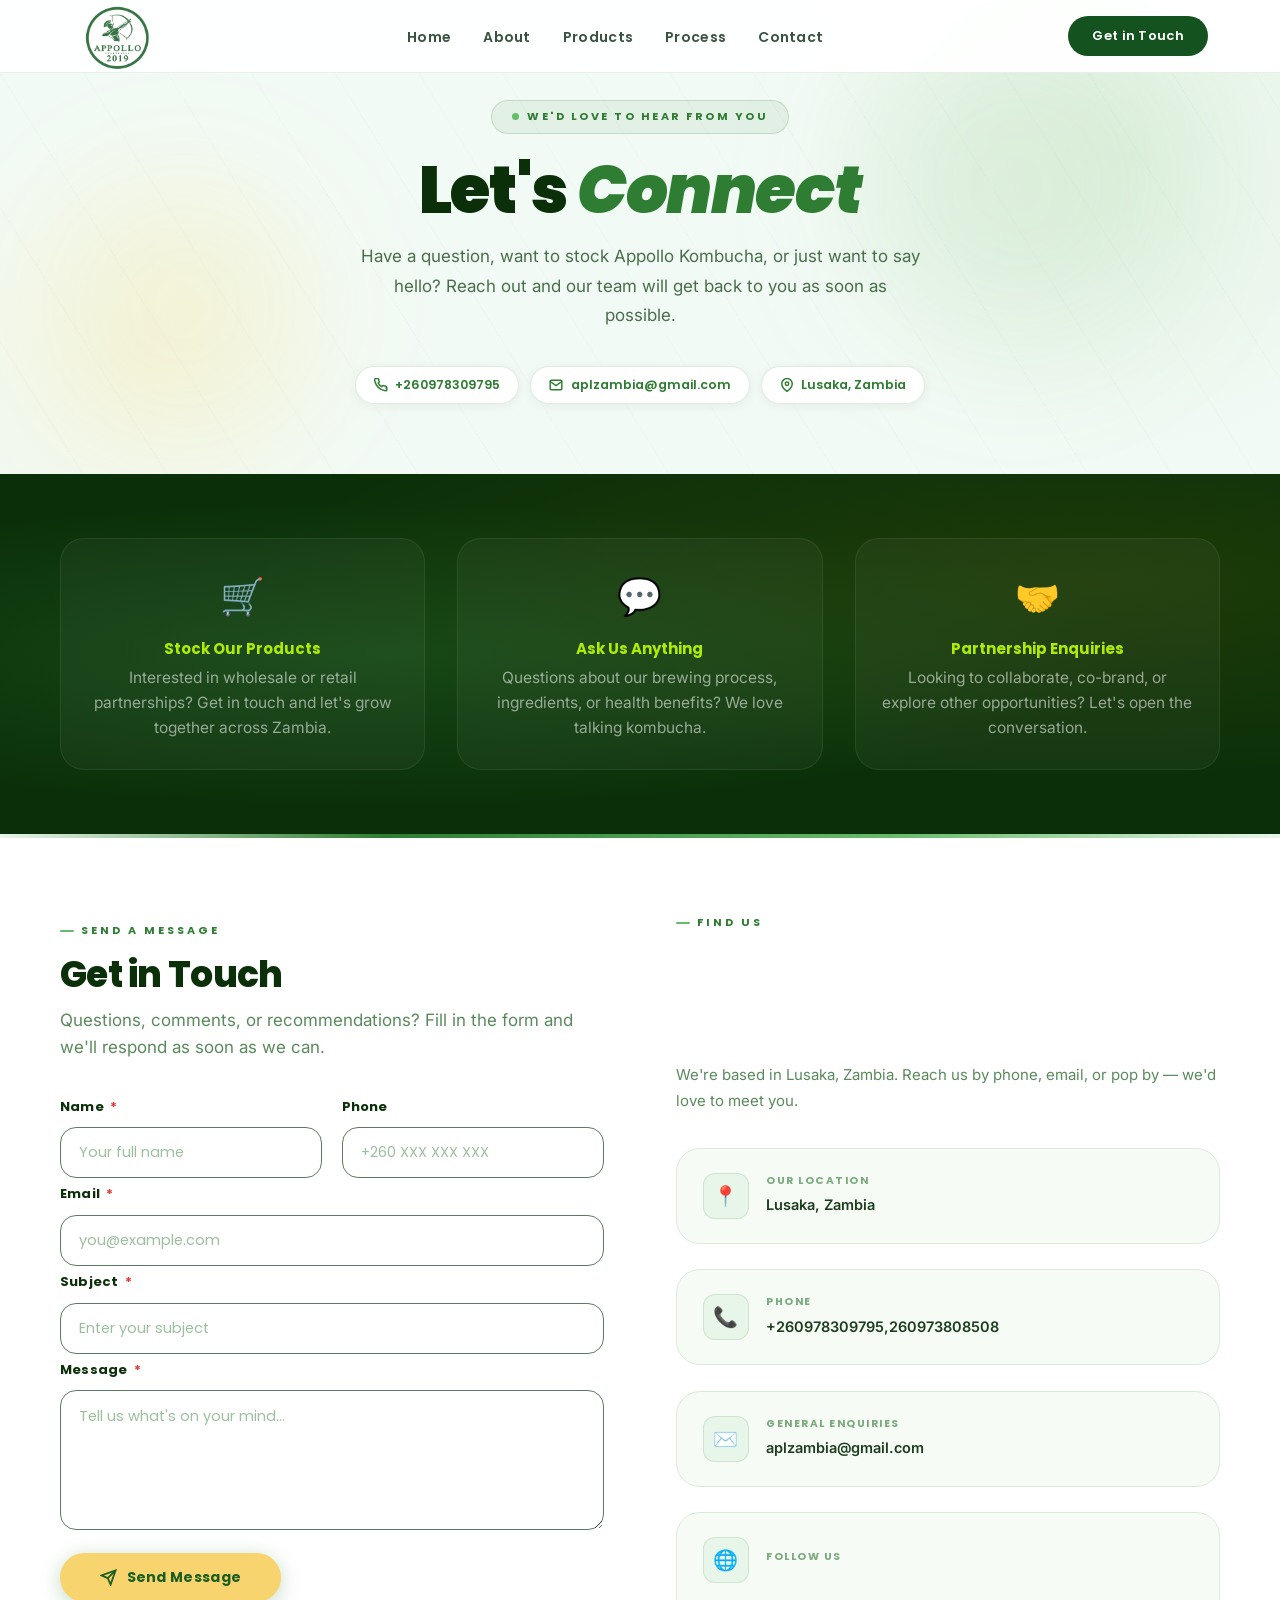
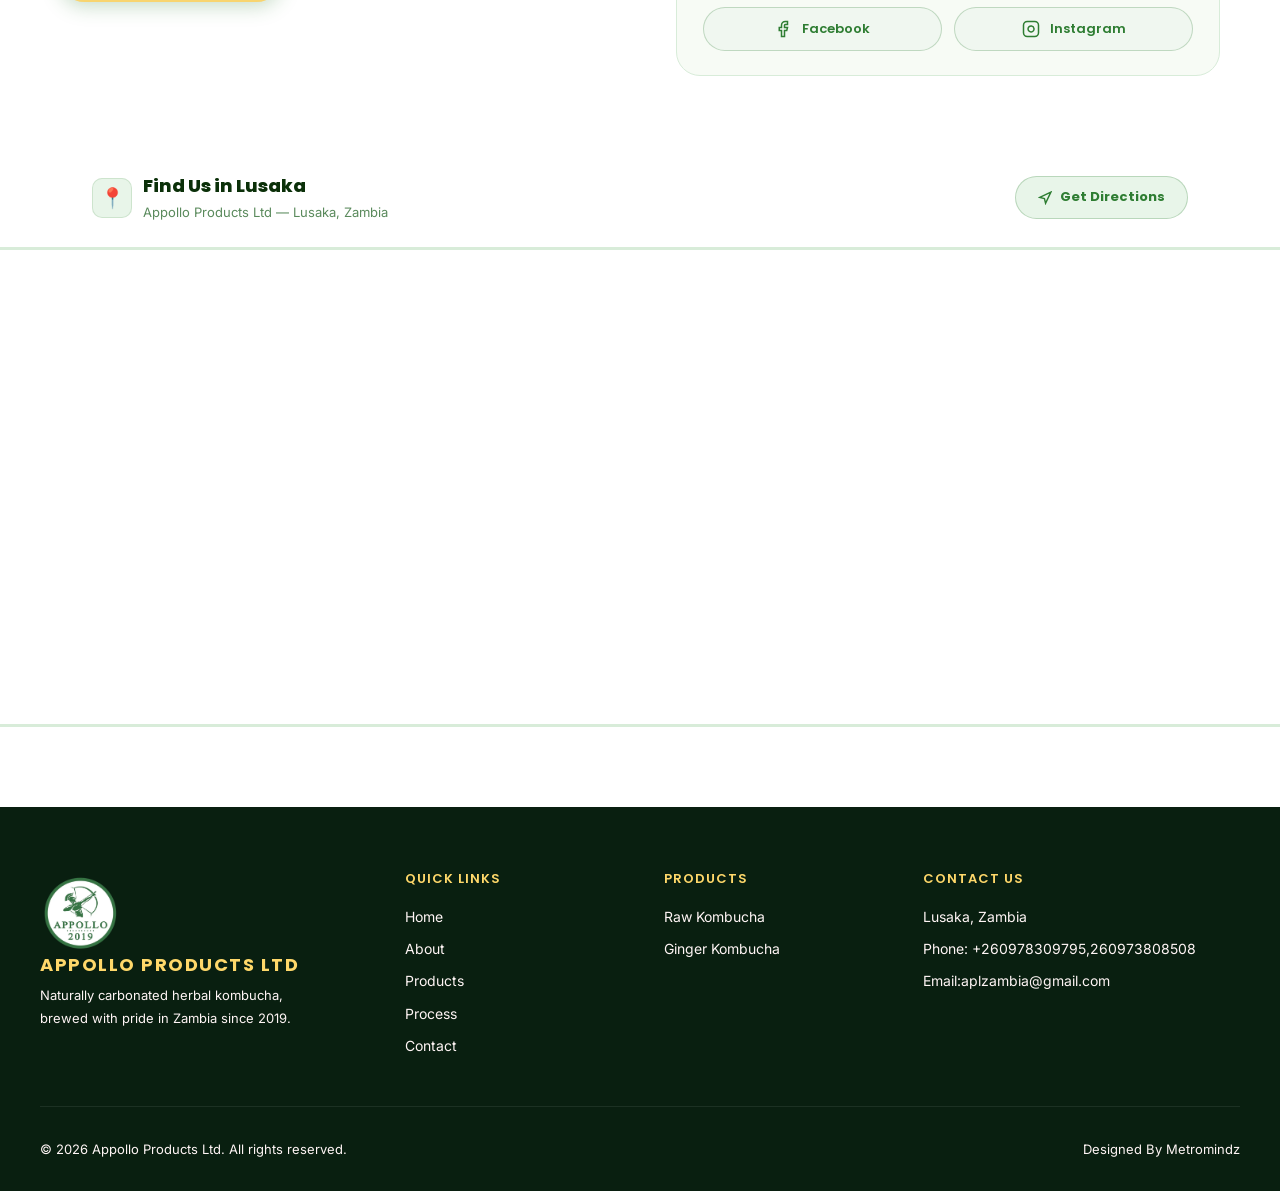
<file: Contact.html>
<!DOCTYPE html>
<html lang="en">
<head>
  <meta charset="UTF-8">
  <meta name="viewport" content="width=device-width, initial-scale=1.0">
  <title>Contact Us — Appollo Products | Zambia's Finest Kombucha</title>
  <meta name="description" content="Get in touch with Appollo Products Ltd — Zambia's kombucha pioneers. Questions, wholesale enquiries, or just want to say hello? We'd love to hear from you.">
  <link rel="preconnect" href="https://fonts.googleapis.com">
  <link rel="preconnect" href="https://fonts.gstatic.com" crossorigin>
  <link
    href="https://fonts.googleapis.com/css2?family=Inter:wght@300;400;500;600&family=Poppins:wght@400;500;600;700;800&display=swap"
    rel="stylesheet">
  <link rel="stylesheet" href="style.css">
  <link rel="icon" type="image/ico" href="Assets/favicon.ico">
  <style>

    /* ═══════════════════════════════════════════════════
       BREADCRUMB BAR
    ═══════════════════════════════════════════════════ 
    .breadcrumb-bar {
      position: fixed;
      top: 72px; left: 0; right: 0; z-index: 99;
      background: rgba(255,255,255,0.96);
      backdrop-filter: blur(10px); -webkit-backdrop-filter: blur(10px);
      border-bottom: 1px solid rgba(30,107,46,0.1);
      padding: 0 2rem;
    }
    .breadcrumb-bar-inner {
      max-width: 1200px; margin: 0 auto;
      display: flex; align-items: center; height: 38px; gap: 0.5rem;
    }
    .breadcrumb-bar a, .breadcrumb-bar span {
      font-family: 'Poppins', sans-serif;
      font-size: 12px; font-weight: 500;
      color: rgba(11,48,9,0.45); text-decoration: none;
      letter-spacing: 0.2px; transition: color 0.2s;
    }
    .breadcrumb-bar a:hover { color: #1e6b2e; }
    .breadcrumb-bar .bc-current { color: #1e6b2e; font-weight: 600; }
    .breadcrumb-bar .bc-sep { font-size: 10px; opacity: 0.3; }

    /* ═══════════════════════════════════════════════════
       CONTACT HERO
    ═══════════════════════════════════════════════════ */
    .contact-hero {
      position: relative; min-height: 40vh;
      display: flex; align-items: center;
      padding: 100px 2rem 70px;
      background: var(--mint); overflow: hidden;
    }
    .contact-hero::before {
      content: ''; position: absolute;
      top: -200px; right: -200px;
      width: 700px; height: 700px; border-radius: 50%;
      background: radial-gradient(circle, rgba(100,180,80,0.1) 0%, transparent 65%);
      pointer-events: none;
    }
    .contact-hero::after {
      content: ''; position: absolute;
      bottom: -120px; left: -100px;
      width: 480px; height: 480px; border-radius: 50%;
      background: radial-gradient(circle, rgba(255,191,0,0.08) 0%, transparent 70%);
      pointer-events: none;
    }
    .hero-texture {
      position: absolute; inset: 0;
      background-image: repeating-linear-gradient(
        58deg, transparent, transparent 70px,
        rgba(30,107,46,0.022) 70px, rgba(30,107,46,0.022) 71px
      );
      pointer-events: none;
    }
    .hero-blob { position: absolute; border-radius: 50%; filter: blur(70px); pointer-events: none; }
    .hero-blob-a { width:320px;height:320px; background:rgba(100,180,80,0.1); top:5%;right:8%; animation:blob-drift 9s ease-in-out infinite; }
    .hero-blob-b { width:240px;height:240px; background:rgba(255,191,0,0.08); bottom:10%;left:5%; animation:blob-drift 11s ease-in-out infinite -5s; }
    @keyframes blob-drift {
      0%,100%{transform:translate(0,0) scale(1);}
      40%{transform:translate(18px,-24px) scale(1.05);}
      70%{transform:translate(-12px,16px) scale(0.96);}
    }
    .contact-hero-content {
      position: relative; z-index: 5;
      max-width: 760px; margin: 0 auto;
      width: 100%; text-align: center;
      animation: fadeSlideUp 0.85s var(--ease-out) 0.1s both;
    }
    @keyframes fadeSlideUp {
      from{opacity:0;transform:translateY(28px);}
      to{opacity:1;transform:translateY(0);}
    }
    .contact-eyebrow {
      display: inline-flex; align-items: center; gap: 0.5rem;
      font-family: 'Poppins', sans-serif;
      font-size: 11px; font-weight: 700;
      letter-spacing: 2.5px; text-transform: uppercase; color: #2e7d32;
      background: rgba(46,125,50,0.08); border: 1px solid rgba(46,125,50,0.18);
      padding: 7px 20px; border-radius: 30px; margin-bottom: 1.4rem;
    }
    .eyebrow-dot {
      width: 7px; height: 7px; border-radius: 50%; background: #66bb6a;
      animation: pulse-dot 2s ease-in-out infinite;
    }
    @keyframes pulse-dot {
      0%,100%{opacity:1;transform:scale(1);}
      50%{opacity:0.45;transform:scale(0.65);}
    }
    .contact-hero-content h1 {
      font-family: 'Poppins', sans-serif;
      font-size: clamp(34px,5.5vw,66px); font-weight: 900; color: #0b3009;
      line-height: 1.06; letter-spacing: -0.022em; margin-bottom: 1rem;
    }
    .contact-hero-content h1 em { color: #2e7d32; font-style: italic; }
    .contact-hero-content p {
      font-size: 17px; color: #4a6e4c; line-height: 1.75;
      max-width: 560px; margin: 0 auto 2.2rem;
    }
    .hero-chips { display:flex; flex-wrap:wrap; gap:0.7rem; justify-content:center; }
    .hero-chip {
      display: inline-flex; align-items: center; gap: 0.45rem;
      background: #fff; border: 1px solid rgba(46,125,50,0.15);
      border-radius: var(--radius-full); padding: 8px 18px;
      font-family: 'Poppins', sans-serif; font-size: 12.5px; font-weight: 600;
      color: #2e7d32; box-shadow: var(--shadow-sm);
      transition: transform 0.2s, box-shadow 0.2s; text-decoration: none;
    }
    .hero-chip:hover { transform:translateY(-2px); box-shadow:var(--shadow-md); }
    .hero-chip svg { flex-shrink: 0; }

    /* ═══════════════════════════════════════════════════
       WHY REACH OUT STRIP
    ═══════════════════════════════════════════════════ */
    .why-contact-strip {
      background: #0b3009; padding: 4rem 2rem;
      position: relative; overflow: hidden;
    }
    .why-contact-strip::before {
      content: ''; position: absolute; inset: 0;
      background: radial-gradient(ellipse at 30% 50%,rgba(46,125,50,0.3) 0%,transparent 60%),
                  radial-gradient(ellipse at 85% 30%,rgba(255,191,0,0.08) 0%,transparent 55%);
      pointer-events: none;
    }
    .why-contact-inner {
      max-width: 1160px; margin: 0 auto;
      position: relative; z-index: 2;
      display: grid; grid-template-columns: repeat(3,1fr); gap: 2rem;
    }
    .why-card {
      text-align: center; padding: 1.8rem 1.5rem;
      background: rgba(255,255,255,0.04); border: 1px solid rgba(255,255,255,0.07);
      border-radius: var(--radius-lg);
      transition: background 0.25s, border-color 0.25s, transform 0.25s;
    }
    .why-card:hover { background:rgba(255,255,255,0.08); border-color:rgba(174,235,5,0.2); transform:translateY(-4px); }
    .why-icon { font-size:36px; margin-bottom:0.9rem; display:block; }
    .why-card h4 { font-size:15px; font-weight:700; color:#aeeb05; margin-bottom:0.5rem; font-family:'Poppins',sans-serif; }
    .why-card p  { font-size:15.5px; color:rgba(255,255,255,0.55); line-height:1.6; }

    /* ═══════════════════════════════════════════════════
       MAIN CONTACT SECTION — Form + Info (NO map here)
    ═══════════════════════════════════════════════════ */
    .contact-main {
      padding: 5rem 2rem 6rem;
      background: #fff; position: relative;
    }
    .contact-main::before {
      content: ''; position: absolute; top: 0; left: 0; right: 0; height: 4px;
      background: linear-gradient(to right,#e8f5e9,#2e7d32 30%,#66bb6a 70%,#e8f5e9);
    }
    .contact-main-inner {
      max-width: 1160px; margin: 0 auto;
      display: grid; grid-template-columns: 1fr 1fr;
      gap: 4.5rem; align-items: start;
    }

    /* ── Form column ── */
    .form-section-label {
      font-family: 'Poppins', sans-serif; font-size:11px; font-weight:700;
      letter-spacing:3px; text-transform:uppercase; color:#2e7d32;
      padding-left:1.3rem; position:relative; margin-bottom:0.8rem; display:inline-block;
    }
    .form-section-label::before {
      content:''; position:absolute; left:0; top:50%; transform:translateY(-50%);
      width:14px; height:2px; background:#66bb6a; border-radius:2px;
    }
    .form-col-title {
      font-family:'Poppins',sans-serif; font-size:clamp(24px,3vw,36px);
      font-weight:800; color:#0b3009; line-height:1.2; letter-spacing:-0.02em; margin-bottom:0.7rem;
    }
    .form-col-desc { font-size:17px; color:#5a8a5c; line-height:1.6; margin-bottom:2.2rem; }

    .contact-form input{
      border: 1px solid #66bb6a;
    }

    .contact-form textarea{
      border: 1px solid #66bb6a ;
    }

    .contact-form { display:flex; flex-direction:column; gap:1.2rem; }
    .form-row { display:grid; grid-template-columns:1fr 1fr; gap:1.2rem; }
    .form-group { display:flex; flex-direction:column; gap:0.6rem; margin-bottom:0.4rem; }
    .form-label { font-family:'Poppins',sans-serif; font-size:13px; font-weight:700; color:#0b3009; letter-spacing:0.2px; }
    .form-label .required { color:#e53935; margin-left:3px; }

    .form-input, .form-select, .form-textarea {
      width:100%; font-family:'Poppins',sans-serif; font-size:14.5px; font-weight:400;
      color:#1b3d1e; background:#ffffff; border:1.8px solid #5a7d60;
      border-radius:var(--radius-md); padding:14px 18px;
      outline:none; transition:all 0.2s ease-in-out; box-sizing:border-box; display:block;
    }
    .form-input:focus, .form-select:focus, .form-textarea:focus {
      border-color:#1e6b2e !important; background:#fff;
      box-shadow:0 0 0 4px rgba(30,107,46,0.12);
    }
    .form-input:hover:not(:focus), .form-select:hover:not(:focus), .form-textarea:hover:not(:focus) {
      border-color:#3d5c3f !important; background:#fafdfa;
    }
    .form-input::placeholder, .form-textarea::placeholder { color:#9cbf9e; }
    .form-select {
      cursor:pointer;
      background-image:url("data:image/svg+xml,%3Csvg xmlns='http://www.w3.org/2000/svg' width='16' height='16' viewBox='0 0 24 24' fill='none' stroke='%236b8f6d' stroke-width='2.5'%3E%3Cpath d='M6 9l6 6 6-6'/%3E%3C/svg%3E");
      background-repeat:no-repeat; background-position:right 14px center; padding-right:42px;
    }
    .form-textarea { resize:vertical; min-height:140px; line-height:1.65; }

    .form-submit-btn {
      display:inline-flex; align-items:center; justify-content:center; gap:0.6rem;
      width:auto; min-width:200px; background:#f8d46f; color:#1b5e20;
      font-family:'Poppins',sans-serif; font-size:14px; font-weight:700;
      padding:14px 40px; border-radius:var(--radius-full); border:none; cursor:pointer;
      letter-spacing:0.3px; transition:all 0.3s ease;
      box-shadow:0 4px 20px rgba(46,125,50,0.28); margin-top:1rem; align-self:flex-start;
    }
    .form-submit-btn:hover { background:#e6c254; transform:translateY(-3px); box-shadow:0 10px 30px rgba(46,125,50,0.32); }
    .form-submit-btn:active { transform:translateY(-1px); }

    .form-success {
      display:none; background:#e8f5e9; border:1.5px solid #a5d6a7;
      border-radius:var(--radius-md); padding:1.4rem 1.6rem;
      text-align:center; animation:fadeSlideUp 0.5s var(--ease-out) both;
    }
    .form-success.show { display:block; }
    .form-success-icon { font-size:36px; margin-bottom:0.5rem; display:block; }
    .form-success h4 { font-family:'Poppins',sans-serif; font-size:20px; font-weight:800; color:#1b5e20; margin-bottom:0.4rem; }
    .form-success p { font-size:16px; color:#3d7a40; }

    /* ── Info column ── */
    .contact-info-col { display:flex; flex-direction:column; gap:1.6rem; }
    .info-section-label {
      font-family:'Poppins',sans-serif; font-size:11px; font-weight:700;
      letter-spacing:3px; text-transform:uppercase; color:#2e7d32;
      padding-left:1.3rem; position:relative; margin-bottom:0.8rem; display:inline-block;
    }
    .info-section-label::before {
      content:''; position:absolute; left:0; top:50%; transform:translateY(-50%);
      width:14px; height:2px; background:#66bb6a; border-radius:2px;
    }
    .info-col-title {
      font-family:'Poppins',sans-serif; font-size:clamp(24px,3vw,34px);
      font-weight:800; color:#0b3009; line-height:1.2; letter-spacing:-0.02em; margin-bottom:0.6rem;
    }
    .info-col-desc { font-size:15px; color:#5a8a5c; line-height:1.72; margin-bottom:0.5rem; }

    .info-card {
      background:#f7fbf5; border:1.5px solid #d8ecd9; border-radius:var(--radius-lg);
      padding:1.5rem 1.6rem; display:flex; align-items:flex-start; gap:1.1rem;
      transition:transform 0.28s var(--ease-out), box-shadow 0.28s ease, border-color 0.28s;
      text-decoration:none;
    }
    .info-card:hover { transform:translateY(-4px); box-shadow:var(--shadow-md); border-color:#a5d6a7; background:#fff; }
    .info-card-icon {
      width:46px; height:46px; flex-shrink:0; background:#e8f5e9;
      border-radius:12px; display:flex; align-items:center; justify-content:center;
      font-size:20px; border:1px solid rgba(46,125,50,0.15);
    }
    .info-card-body { flex:1; min-width:0; }
    .info-card-label { font-family:'Poppins',sans-serif; font-size:10.5px; font-weight:700; letter-spacing:1.5px; text-transform:uppercase; color:#7aaa7e; margin-bottom:0.3rem; }
    .info-card-value { font-size:14.5px; font-weight:600; color:#1b3d1e; line-height:1.55; word-break:break-word; }
    .info-card-value a { color:#1b3d1e; text-decoration:none; transition:color 0.2s; }
    .info-card-value a:hover { color:#2e7d32; text-decoration:underline; }

    .social-card {
      background:#f7fbf5; border:1.5px solid #d8ecd9; border-radius:var(--radius-lg);
      padding:1.5rem 1.6rem; display:flex; flex-direction:column; gap:1rem;
      transition:transform 0.28s var(--ease-out), box-shadow 0.28s ease, border-color 0.28s;
    }
    .social-card:hover { transform:translateY(-4px); box-shadow:var(--shadow-md); border-color:#a5d6a7; background:#fff; }
    .social-card-header { display:flex; align-items:center; gap:1.1rem; }
    .social-row { display:flex; gap:0.8rem; align-items:center; flex-wrap:wrap; margin-top:0.5rem; }
    .social-btn {
      display:inline-flex; align-items:center; gap:0.6rem;
      font-family:'Poppins',sans-serif; font-size:13px; font-weight:600;
      color:#2e7d32; background:#f0f7f0; border:1.5px solid rgba(46,125,50,0.25);
      padding:10px 22px; border-radius:9999px; text-decoration:none;
      transition:all 0.25s; white-space:nowrap; flex:1; justify-content:center; min-width:140px;
    }
    .social-btn:hover { background:#2e7d32; color:#fff; transform:translateY(-2px); box-shadow:0 6px 18px rgba(46,125,50,0.2); }
    .social-btn svg { flex-shrink:0; width:18px; height:18px; display:inline-block; }

    /* ═══════════════════════════════════════════════════
       FULL-WIDTH MAP SECTION — separate from the grid
    ═══════════════════════════════════════════════════ */
    .map-section {
      position: relative;
      background: #fff;
      padding: 0 0 5rem;          /* no top padding — flows right under the form section */
    }

    /* Thin label bar above the map */
    .map-label-bar {
      max-width: 1160px;
      margin: 0 auto 1.5rem;
      padding: 0 2rem;
      display: flex;
      align-items: center;
      justify-content: space-between;
      gap: 1rem;
      flex-wrap: wrap;
    }
    .map-label-text {
      display: flex;
      align-items: center;
      gap: 0.7rem;
    }
    .map-label-icon {
      width: 40px; height: 40px;
      background: #e8f5e9; border-radius: 10px;
      display: flex; align-items: center; justify-content: center;
      font-size: 20px; border: 1px solid rgba(46,125,50,0.15);
      flex-shrink: 0;
    }
    .map-label-heading {
      font-family: 'Poppins', sans-serif;
      font-size: 18px; font-weight: 800; color: #0b3009;
    }
    .map-label-sub {
      font-size: 13px; color: #5a8a5c; margin-top: 1px;
    }
    .map-directions-btn {
      display: inline-flex; align-items: center; gap: 0.5rem;
      font-family: 'Poppins', sans-serif; font-size: 13px; font-weight: 700;
      color: #2e7d32; background: #e8f5e9;
      border: 1.5px solid rgba(46,125,50,0.25);
      padding: 10px 22px; border-radius: 9999px;
      text-decoration: none; transition: all 0.25s; white-space: nowrap;
    }
    .map-directions-btn:hover {
      background: #2e7d32; color: #fff;
      transform: translateY(-2px); box-shadow: 0 6px 18px rgba(46,125,50,0.2);
    }

    /* ✅ Full-width map embed — edge to edge */
    .map-embed-full {
      width: 100%;
      height: 480px;              /* generous height */
      position: relative;
      overflow: hidden;
      /* subtle top/bottom border */
      border-top: 3px solid #d8ecd9;
      border-bottom: 3px solid #d8ecd9;
    }
    .map-embed-full iframe {
      width: 100%; height: 100%; border: none; display: block;
    }

    /* ═══════════════════════════════════════════════════
       RESPONSIVE
    ═══════════════════════════════════════════════════ */
    @media (max-width: 960px) {
      .contact-main-inner { grid-template-columns: 1fr; gap: 3.5rem; }
      .contact-info-col { order: -1; }
      .why-contact-inner { grid-template-columns: repeat(2, 1fr); }
      .map-embed-full { height: 400px; }
    }

    @media (max-width: 768px) {
      .breadcrumb-bar { top: 64px; }
      .contact-hero { padding: 116px 1.5rem 56px; min-height: auto; }
      .contact-hero-content h1 { font-size: clamp(30px,8vw,44px); }
      .contact-hero-content p { font-size: 15.5px; }
      .contact-main { padding: 4.5rem 1.5rem 3rem; }
      .form-row { grid-template-columns: 1fr; gap: 1rem; }
      .why-contact-strip { padding: 3rem 1.5rem; }
      .why-contact-inner { grid-template-columns: 1fr; gap: 1.2rem; max-width: 420px; margin: 0 auto; }
      .map-embed-full { height: 360px; }
      .map-section { padding-bottom: 3.5rem; }
      .map-label-bar { padding: 0 1.5rem; }
    }

    @media (max-width: 576px) {
      .contact-hero { padding: 108px 1rem 48px; }
      .contact-hero-content h1 { font-size: 30px; }
      .contact-hero-content p { font-size: 15px; }
      .hero-chips { gap: 0.5rem; }
      .hero-chip { font-size: 11.5px; padding: 7px 14px; }
      .contact-main { padding: 3.5rem 1rem 2.5rem; }
      .form-col-title, .info-col-title { font-size: 24px; }
      .form-input, .form-select, .form-textarea { font-size: 14px; padding: 12px 14px; }
      .form-submit-btn { font-size: 13.5px; padding: 14px 24px; }
      .info-card { padding: 1.2rem 1.3rem; gap: 0.9rem; }
      .info-card-icon { width: 40px; height: 40px; font-size: 18px; }
      .map-embed-full { height: 300px; }
      .map-section { padding-bottom: 2.5rem; }
      .map-label-bar { padding: 0 1rem; flex-direction: column; align-items: flex-start; }
      .why-card { padding: 1.4rem 1.2rem; }
      .social-row { flex-direction: column; align-items: stretch; }
      .social-btn { width: 100%; flex: none; }
      .form-row { grid-template-columns: 1fr; gap: 1.2rem; }
    }

    @media (max-width: 400px) {
      .contact-hero { padding: 100px 0.9rem 40px; }
      .contact-hero-content h1 { font-size: 26px; }
      .contact-main { padding: 3rem 0.9rem 2rem; }
      .hero-chips { flex-direction: column; align-items: center; }
      .map-embed-full { height: 260px; }
    }
  </style>
</head>
<body>

  <!-- ════ NAVBAR ════ -->
  <nav id="navbar">
    <div class="nav-inner">
      <a href="index.html" class="nav-logo" id="navLogo">
        <img src="Assets/LOGO (2).webp" alt="Appollo Logo" class="nav-logo-img">
      </a>
      <ul class="nav-links" id="navLinks">
        <li><a href="index.html"    class="nav-link">Home</a></li>
        <li><a href="About.html"    class="nav-link">About</a></li>
        <li><a href="Products.html" class="nav-link">Products</a></li>
        <li><a href="Process.html"  class="nav-link">Process</a></li>
        <li><a href="Contact.html"  class="nav-link active">Contact</a></li>
      </ul>
      <a href="Contact.html" class="nav-cta" id="navCta">Get in Touch</a>
      <button class="mobile-toggle" id="mobileToggle" aria-label="Toggle menu">
        <span></span><span></span><span></span>
      </button>
    </div>
  </nav>


  <!-- ════ HERO ════ -->
  <section class="contact-hero">
    <div class="hero-texture"></div>
    <div class="hero-blob hero-blob-a"></div>
    <div class="hero-blob hero-blob-b"></div>
    <div class="contact-hero-content">
      <div class="contact-eyebrow">
        <span class="eyebrow-dot"></span>
        We'd love to hear from you
      </div>
      <h1>Let's <em>Connect</em></h1>
      <p>Have a question, want to stock Appollo Kombucha, or just want to say hello? Reach out and our team will get back to you as soon as possible.</p>
      <div class="hero-chips">
        <a href="tel:+260978309795" class="hero-chip">
          <svg width="14" height="14" viewBox="0 0 24 24" fill="none" stroke="currentColor" stroke-width="2.5"><path d="M22 16.92v3a2 2 0 0 1-2.18 2 19.79 19.79 0 0 1-8.63-3.07A19.5 19.5 0 0 1 4.15 12a19.79 19.79 0 0 1-3-8.59A2 2 0 0 1 3.1 1.1h3a2 2 0 0 1 2 1.72c.127.96.361 1.903.7 2.81a2 2 0 0 1-.45 2.11L7.09 8.91a16 16 0 0 0 6 6l1.27-1.27a2 2 0 0 1 2.11-.45c.907.339 1.85.573 2.81.7A2 2 0 0 1 21 16.92z"/></svg>
          +260978309795
        </a>
        <a href="mailto:aplzambia@gmail.com" class="hero-chip">
          <svg width="14" height="14" viewBox="0 0 24 24" fill="none" stroke="currentColor" stroke-width="2.5"><path d="M4 4h16c1.1 0 2 .9 2 2v12c0 1.1-.9 2-2 2H4c-1.1 0-2-.9-2-2V6c0-1.1.9-2 2-2z"/><polyline points="22,6 12,13 2,6"/></svg>
          aplzambia@gmail.com
        </a>
        <span class="hero-chip">
          <svg width="14" height="14" viewBox="0 0 24 24" fill="none" stroke="currentColor" stroke-width="2.5"><path d="M21 10c0 7-9 13-9 13s-9-6-9-13a9 9 0 0 1 18 0z"/><circle cx="12" cy="10" r="3"/></svg>
          Lusaka, Zambia
        </span>
      </div>
    </div>
  </section>

  <!-- ════ WHY REACH OUT ════ -->
  <div class="why-contact-strip">
    <div class="why-contact-inner">
      <div class="why-card">
        <span class="why-icon">🛒</span>
        <h4>Stock Our Products</h4>
        <p>Interested in wholesale or retail partnerships? Get in touch and let's grow together across Zambia.</p>
      </div>
      <div class="why-card">
        <span class="why-icon">💬</span>
        <h4>Ask Us Anything</h4>
        <p>Questions about our brewing process, ingredients, or health benefits? We love talking kombucha.</p>
      </div>
      <div class="why-card">
        <span class="why-icon">🤝</span>
        <h4>Partnership Enquiries</h4>
        <p>Looking to collaborate, co-brand, or explore other opportunities? Let's open the conversation.</p>
      </div>
    </div>
  </div>

  <!-- ════ MAIN — FORM + INFO CARDS (no map here) ════ -->
  <section class="contact-main" id="contact">
    <div class="contact-main-inner">

      <!-- LEFT: FORM -->
      <div class="contact-form-col reveal-left">
        <div class="form-section-label">Send a Message</div>
        <h2 class="form-col-title">Get in Touch</h2>
        <p class="form-col-desc">Questions, comments, or recommendations? Fill in the form and we'll respond as soon as we can.</p>

        <div class="form-success" id="formSuccess">
          <span class="form-success-icon">✅</span>
          <h4>Message Sent!</h4>
          <p>Thank you for reaching out. We'll get back to you shortly.</p>
        </div>
        <form action="https://api.web3forms.com/submit" method="POST">
          <input type="hidden" name="access_key" value="820f38dc-11af-4af7-be88-a6ae334b7185">
        <form class="contact-form" id="820f38dc-11af-4af7-be88-a6ae334b7185" novalidate>
          <div class="form-row">
            <div class="form-group">
              <label class="form-label" for="name">Name <span class="required">*</span></label>
              <input class="form-input" type="text" id="name" name="name" placeholder="Your full name" required autocomplete="name">
            </div>
            <div class="form-group">
              <label class="form-label" for="phone">Phone</label>
              <input class="form-input" type="tel" id="phone" name="phone" placeholder="+260 XXX XXX XXX" autocomplete="tel">
            </div>
          </div>
          <div class="form-group">
            <label class="form-label" for="email">Email <span class="required">*</span></label>
            <input class="form-input" type="email" id="email" name="email" placeholder="you@example.com" required autocomplete="email">
          </div>
          <div class="form-group">
            <label class="form-label" for="subject">Subject <span class="required">*</span></label>
            <input class="form-input" type="text" id="subject" name="subject" placeholder="Enter your subject" required>
          </div>
          <div class="form-group">
            <label class="form-label" for="message">Message <span class="required">*</span></label>
            <textarea class="form-textarea" id="message" name="message" placeholder="Tell us what's on your mind…" required></textarea>
          </div>
          <button type="submit" class="form-submit-btn" id="submitBtn">
            <svg width="17" height="17" viewBox="0 0 24 24" fill="none" stroke="currentColor" stroke-width="2.5"><line x1="22" y1="2" x2="11" y2="13"/><polygon points="22 2 15 22 11 13 2 9 22 2"/></svg>
            Send Message
          </button>
        </form>
        </form>
      </div>

      <!-- RIGHT: INFO CARDS ONLY (map moved below) -->
      <div class="contact-info-col reveal-right">
        <div class="info-section-label">Find Us</div>
        <h2 class="info-col-title">Our Details</h2>
        <p class="info-col-desc">We're based in Lusaka, Zambia. Reach us by phone, email, or pop by — we'd love to meet you.</p>

        <div class="info-card">
          <div class="info-card-icon">📍</div>
          <div class="info-card-body">
            <div class="info-card-label">Our Location</div>
            <div class="info-card-value">Lusaka, Zambia</div>
          </div>
        </div>

        <a href="tel:+260978309795" class="info-card">
          <div class="info-card-icon">📞</div>
          <div class="info-card-body">
            <div class="info-card-label">Phone</div>
            <div class="info-card-value">+260978309795,260973808508</div>
          </div>
        </a>

        <a href="mailto:aplzambia@gmail.com" class="info-card">
          <div class="info-card-icon">✉️</div>
          <div class="info-card-body">
            <div class="info-card-label">General Enquiries</div>
            <div class="info-card-value">aplzambia@gmail.com</div>
          </div>
        </a>

        <div class="social-card">
          <div class="social-card-header">
            <div class="info-card-icon">🌐</div>
            <div class="info-card-label">Follow Us</div>
          </div>
          <div class="social-row">
            <a href="#" class="social-btn" aria-label="Facebook">
              <svg width="16" height="16" viewBox="0 0 24 24" fill="none" stroke="currentColor" stroke-width="2"><path d="M18 2h-3a5 5 0 0 0-5 5v3H7v4h3v8h4v-8h3l1-4h-4V7a1 1 0 0 1 1-1h3z"/></svg>
              Facebook
            </a>
            <a href="#" class="social-btn" aria-label="Instagram">
              <svg width="16" height="16" viewBox="0 0 24 24" fill="none" stroke="currentColor" stroke-width="2"><rect x="2" y="2" width="20" height="20" rx="5" ry="5"/><path d="M16 11.37A4 4 0 1 1 12.63 8 4 4 0 0 1 16 11.37z"/><line x1="17.5" y1="6.5" x2="17.51" y2="6.5"/></svg>
              Instagram
            </a>
          </div>
        </div>
      </div>

    </div>
  </section>

  <!-- ════════════════════════════════════════════════
       FULL-WIDTH MAP — its own section, 100vw wide
  ════════════════════════════════════════════════ -->
  <section class="map-section">

    <!-- Label bar — constrained width, centred -->
    <div class="map-label-bar">
      <div class="map-label-text">
        <div class="map-label-icon">📍</div>
        <div>
          <div class="map-label-heading">Find Us in Lusaka</div>
          <div class="map-label-sub">Appollo Products Ltd — Lusaka, Zambia</div>
        </div>
      </div>
      <a
        href="https://www.google.com/maps/search/Lusaka+Zambia"
        target="_blank" rel="noopener noreferrer"
        class="map-directions-btn">
        <svg width="14" height="14" viewBox="0 0 24 24" fill="none" stroke="currentColor" stroke-width="2.5"><polygon points="3 11 22 2 13 21 11 13 3 11"/></svg>
        Get Directions
      </a>
    </div>

    <!-- ✅ Full-width map — spans the entire viewport width -->
    <div class="map-embed-full">
      <iframe
        title="Appollo Products Location"
        src="https://www.google.com/maps/embed?pb=!1m18!1m12!1m3!1d61736.41!2d28.3228!3d-15.4167!2m3!1f0!2f0!3f0!3m2!1i1024!2i768!4f13.1!3m3!1m2!1s0x19408b0d2e7d3b0f%3A0x0!2sLusaka%2C+Zambia!5e0!3m2!1sen!2szm!4v1"
        allowfullscreen=""
        loading="lazy"
        referrerpolicy="no-referrer-when-downgrade">
      </iframe>
    </div>

  </section>

  <!-- ════ FOOTER ════ -->
  <footer id="footer">
    <div class="footer-inner">
      <div class="footer-top">
        <div class="footer-brand-col">
          <div class="footer-brand-row">
            <img src="Assets/LOGO (2).webp" alt="Appollo Logo" class="footer-logo-img">
            <div>
              <div class="footer-brand">APPOLLO PRODUCTS LTD</div>
              <div class="footer-tagline">Naturally carbonated herbal kombucha,<br>brewed with pride in Zambia since 2019.</div>
            </div>
          </div>
        </div>
        <div class="footer-col">
          <h4>Quick Links</h4>
          <ul>
            <li><a href="index.html">Home</a></li>
            <li><a href="About.html">About</a></li>
            <li><a href="Products.html">Products</a></li>
            <li><a href="Process.html">Process</a></li>
            <li><a href="Contact.html">Contact</a></li>
          </ul>
        </div>
        <div class="footer-col">
          <h4>Products</h4>
          <ul>
            <li><a href="Products.html">Raw Kombucha</a></li>
            <li><a href="Products.html">Ginger Kombucha</a></li>
          </ul>
        </div>
        <div class="footer-col">
          <h4>Contact us</h4>
          <ul>
            <li>Lusaka, Zambia</li>
            <li>Phone: +260978309795,260973808508</li>
            <li>Email:aplzambia@gmail.com</li>
          </ul>
        </div>
      </div>
      <div class="footer-bottom">
        <p>© 2026 Appollo Products Ltd. All rights reserved.</p>
        <p>Designed By <a href="https://metromindz.com/" target="_blank" rel="noopener noreferrer"><span>Metromindz</span></a></p>
      </div>
    </div>
  </footer>

  <script src="script.js"></script>
  <script>
    const form      = document.getElementById('contactForm');
    const success   = document.getElementById('formSuccess');
    const submitBtn = document.getElementById('submitBtn');

    form.addEventListener('submit', function(e) {
      e.preventDefault();
      if (!form.checkValidity()) { form.reportValidity(); return; }
      submitBtn.disabled = true;
      submitBtn.innerHTML = `
        <svg width="17" height="17" viewBox="0 0 24 24" fill="none" stroke="currentColor" stroke-width="2.5" style="animation:spin 0.8s linear infinite;">
          <path d="M21 12a9 9 0 1 1-6.219-8.56"/>
        </svg>
        Sending…
      `;
      setTimeout(() => {
        form.style.display = 'none';
        success.classList.add('show');
      }, 1400);
    });

    const style = document.createElement('style');
    style.textContent = `@keyframes spin{from{transform:rotate(0deg);}to{transform:rotate(360deg);}}`;
    document.head.appendChild(style);
  </script>
</body>
</html>
</file>
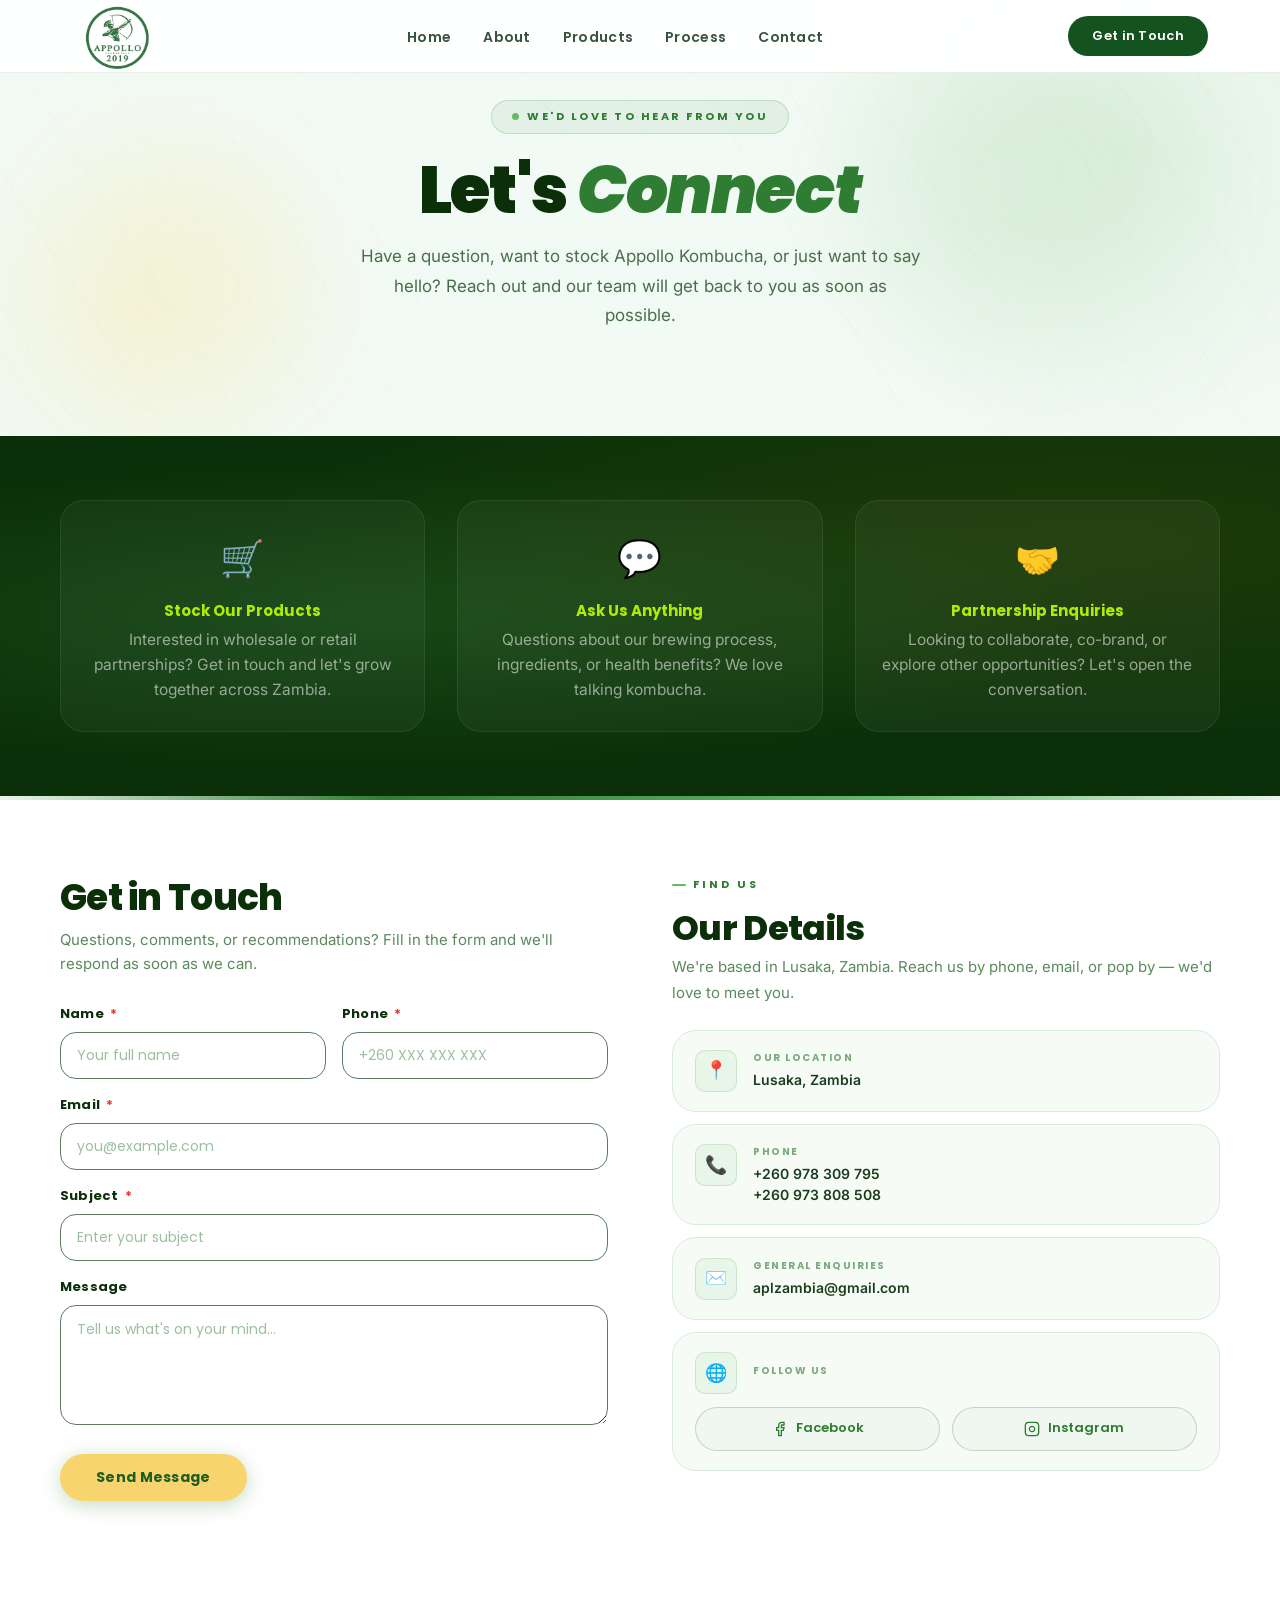
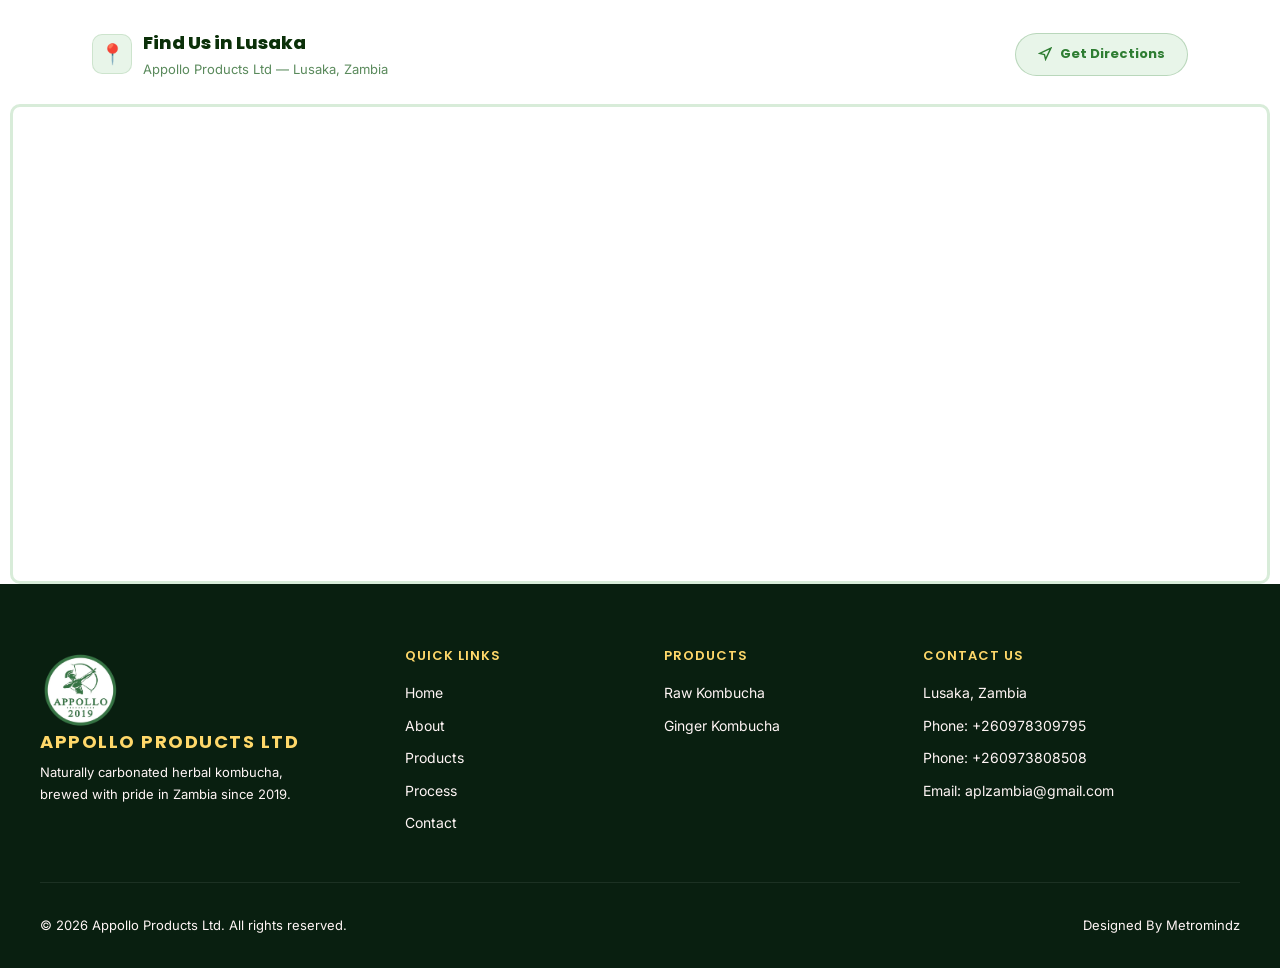
<file: contact.html>
<!DOCTYPE html>
<html lang="en">

<head>
  <meta charset="UTF-8">
  <meta name="viewport" content="width=device-width, initial-scale=1.0">
  <title>Contact | Appollo Products</title>
  <meta name="description"
    content="Get in touch with Appollo Products Ltd — Zambia's kombucha pioneers. Questions, wholesale enquiries, or just want to say hello? We'd love to hear from you.">
  <link rel="preconnect" href="https://fonts.googleapis.com">
  <link rel="preconnect" href="https://fonts.gstatic.com" crossorigin>
  <link
    href="https://fonts.googleapis.com/css2?family=Inter:wght@300;400;500;600&family=Poppins:wght@400;500;600;700;800&display=swap"
    rel="stylesheet">
  <link rel="stylesheet" href="style.css">
  <link rel="icon" type="image/ico" href="Assets/favicon.ico">
  <style>
    /* ═══════════════════════════════════════════════════
       CONTACT HERO
    ═══════════════════════════════════════════════════ */
    .contact-hero {
      position: relative;
      min-height: 40vh;
      display: flex;
      align-items: center;
      padding: 100px 2rem 70px;
      background: var(--mint);
      overflow: hidden;
    }

    .contact-hero::before {
      content: '';
      position: absolute;
      top: -200px;
      right: -200px;
      width: 700px;
      height: 700px;
      border-radius: 50%;
      background: radial-gradient(circle, rgba(100, 180, 80, 0.1) 0%, transparent 65%);
      pointer-events: none;
    }

    .contact-hero::after {
      content: '';
      position: absolute;
      bottom: -120px;
      left: -100px;
      width: 480px;
      height: 480px;
      border-radius: 50%;
      background: radial-gradient(circle, rgba(255, 191, 0, 0.08) 0%, transparent 70%);
      pointer-events: none;
    }

    .hero-texture {
      position: absolute;
      inset: 0;
      background-image: repeating-linear-gradient(58deg, transparent, transparent 70px,
          rgba(30, 107, 46, 0.022) 70px, rgba(30, 107, 46, 0.022) 71px);
      pointer-events: none;
    }

    .hero-blob {
      position: absolute;
      border-radius: 50%;
      filter: blur(70px);
      pointer-events: none;
    }

    .hero-blob-a {
      width: 320px;
      height: 320px;
      background: rgba(100, 180, 80, 0.1);
      top: 5%;
      right: 8%;
      animation: blob-drift 9s ease-in-out infinite;
    }

    .hero-blob-b {
      width: 240px;
      height: 240px;
      background: rgba(255, 191, 0, 0.08);
      bottom: 10%;
      left: 5%;
      animation: blob-drift 11s ease-in-out infinite -5s;
    }

    @keyframes blob-drift {

      0%,
      100% {
        transform: translate(0, 0) scale(1);
      }

      40% {
        transform: translate(18px, -24px) scale(1.05);
      }

      70% {
        transform: translate(-12px, 16px) scale(0.96);
      }
    }

    .contact-hero-content {
      position: relative;
      z-index: 5;
      max-width: 760px;
      margin: 0 auto;
      width: 100%;
      text-align: center;
      animation: fadeSlideUp 0.85s var(--ease-out) 0.1s both;
    }

    @keyframes fadeSlideUp {
      from {
        opacity: 0;
        transform: translateY(28px);
      }

      to {
        opacity: 1;
        transform: translateY(0);
      }
    }

    .contact-eyebrow {
      display: inline-flex;
      align-items: center;
      gap: 0.5rem;
      font-family: 'Poppins', sans-serif;
      font-size: 11px;
      font-weight: 700;
      letter-spacing: 2.5px;
      text-transform: uppercase;
      color: #2e7d32;
      background: rgba(46, 125, 50, 0.08);
      border: 1px solid rgba(46, 125, 50, 0.18);
      padding: 7px 20px;
      border-radius: 30px;
      margin-bottom: 1.4rem;
    }

    .eyebrow-dot {
      width: 7px;
      height: 7px;
      border-radius: 50%;
      background: #66bb6a;
      animation: pulse-dot 2s ease-in-out infinite;
    }

    @keyframes pulse-dot {

      0%,
      100% {
        opacity: 1;
        transform: scale(1);
      }

      50% {
        opacity: 0.45;
        transform: scale(0.65);
      }
    }

    .contact-hero-content h1 {
      font-family: 'Poppins', sans-serif;
      font-size: clamp(34px, 5.5vw, 66px);
      font-weight: 900;
      color: #0b3009;
      line-height: 1.06;
      letter-spacing: -0.022em;
      margin-bottom: 1rem;
    }

    .contact-hero-content h1 em {
      color: #2e7d32;
      font-style: italic;
    }

    .contact-hero-content p {
      font-size: 17px;
      color: #4a6e4c;
      line-height: 1.75;
      max-width: 560px;
      margin: 0 auto 2.2rem;
    }

    /* ═══════════════════════════════════════════════════
       WHY REACH OUT STRIP
    ═══════════════════════════════════════════════════ */
    .why-contact-strip {
      background: #0b3009;
      padding: 4rem 2rem;
      position: relative;
      overflow: hidden;
    }

    .why-contact-strip::before {
      content: '';
      position: absolute;
      inset: 0;
      background: radial-gradient(ellipse at 30% 50%, rgba(46, 125, 50, 0.3) 0%, transparent 60%),
        radial-gradient(ellipse at 85% 30%, rgba(255, 191, 0, 0.08) 0%, transparent 55%);
      pointer-events: none;
    }

    .why-contact-inner {
      max-width: 1160px;
      margin: 0 auto;
      position: relative;
      z-index: 2;
      display: grid;
      grid-template-columns: repeat(3, 1fr);
      gap: 2rem;
    }

    .why-card {
      text-align: center;
      padding: 1.8rem 1.5rem;
      background: rgba(255, 255, 255, 0.04);
      border: 1px solid rgba(255, 255, 255, 0.07);
      border-radius: var(--radius-lg);
      transition: background 0.25s, border-color 0.25s, transform 0.25s;
    }

    .why-card:hover {
      background: rgba(255, 255, 255, 0.08);
      border-color: rgba(174, 235, 5, 0.2);
      transform: translateY(-4px);
    }

    .why-icon {
      font-size: 36px;
      margin-bottom: 0.9rem;
      display: block;
    }

    .why-card h4 {
      font-size: 15px;
      font-weight: 700;
      color: #aeeb05;
      margin-bottom: 0.5rem;
      font-family: 'Poppins', sans-serif;
    }

    .why-card p {
      font-size: 15.5px;
      color: rgba(255, 255, 255, 0.55);
      line-height: 1.6;
    }

    /* ═══════════════════════════════════════════════════
       MAIN CONTACT SECTION — Form + Info side by side
    ═══════════════════════════════════════════════════ */
    .contact-main {
      padding: 5rem 2rem 6rem;
      background: #fff;
      position: relative;
      z-index: 1;
    }

    .contact-main::before {
      content: '';
      position: absolute;
      top: 0;
      left: 0;
      right: 0;
      height: 4px;
      background: linear-gradient(to right, #e8f5e9, #2e7d32 30%, #66bb6a 70%, #e8f5e9);
      pointer-events: none;
    }

    .contact-main-inner {
      max-width: 1160px;
      margin: 0 auto;
      display: grid;
      grid-template-columns: 1fr 1fr;
      gap: 4rem;
      align-items: start;
      position: relative;
    }

    /* ── Form column ── */
    .contact-form-col {
      display: flex;
      flex-direction: column;
      position: relative;
      z-index: 2;
    }

    .form-col-title {
      font-family: 'Poppins', sans-serif;
      font-size: clamp(24px, 3vw, 36px);
      font-weight: 800;
      color: #0b3009;
      line-height: 1.2;
      letter-spacing: -0.02em;
      margin-bottom: 0.5rem;
      margin-top: 0;
    }

    .form-col-desc {
      font-size: 15px;
      color: #5a8a5c;
      line-height: 1.6;
      margin-bottom: 1.8rem;
    }

    .contact-page-form {
      display: flex;
      flex-direction: column;
      gap: 1rem;
    }

    .form-row {
      display: grid;
      grid-template-columns: 1fr 1fr;
      gap: 1rem;
    }

    .form-group {
      display: flex;
      flex-direction: column;
      gap: 0.45rem;
    }

    .form-label {
      font-family: 'Poppins', sans-serif;
      font-size: 13px;
      font-weight: 700;
      color: #0b3009;
      letter-spacing: 0.2px;
    }

    .form-label .required {
      color: #e53935;
      margin-left: 3px;
    }

    .form-input,
    .form-select,
    .form-textarea {
      width: 100%;
      font-family: 'Poppins', sans-serif;
      font-size: 14px;
      font-weight: 400;
      color: #1b3d1e;
      background: #ffffff;
      border: 1.8px solid #5a7d60;
      border-radius: var(--radius-md);
      padding: 12px 16px;
      outline: none;
      transition: all 0.2s ease-in-out;
      box-sizing: border-box;
      display: block;
    }

    .form-input:focus,
    .form-select:focus,
    .form-textarea:focus {
      border-color: #1e6b2e !important;
      background: #fff;
      box-shadow: 0 0 0 4px rgba(30, 107, 46, 0.12);
    }

    .form-input:hover:not(:focus),
    .form-select:hover:not(:focus),
    .form-textarea:hover:not(:focus) {
      border-color: #3d5c3f !important;
      background: #fafdfa;
    }

    .form-input::placeholder,
    .form-textarea::placeholder {
      color: #9cbf9e;
    }

    .form-textarea {
      resize: vertical;
      min-height: 120px;
      line-height: 1.65;
    }

    .error-message {
      display: none;
      color: #e53935;
      font-size: 12px;
      margin-top: 4px;
      font-weight: 500;
      font-family: 'Poppins', sans-serif;
    }

    .form-submit-btn {
      display: inline-flex;
      align-items: center;
      justify-content: center;
      gap: 0.6rem;
      width: auto;
      min-width: 180px;
      background: #f8d46f;
      color: #1b5e20;
      font-family: 'Poppins', sans-serif;
      font-size: 14px;
      font-weight: 700;
      padding: 13px 36px;
      border-radius: var(--radius-full);
      border: none;
      cursor: pointer;
      letter-spacing: 0.3px;
      transition: all 0.3s ease;
      box-shadow: 0 4px 20px rgba(46, 125, 50, 0.28);
      margin-top: 0.8rem;
      align-self: flex-start;
    }

    .form-submit-btn:hover {
      background: #e6c254;
      transform: translateY(-3px);
      box-shadow: 0 10px 30px rgba(46, 125, 50, 0.32);
    }

    .form-submit-btn:active {
      transform: translateY(-1px);
    }

    .form-success {
      position: relative;
      z-index: 1;
      display: none;
      background: #e8f8ec;
      border: 1px solid #2e7d32;
      color: #1b5e20;
      padding: 1rem;
      border-radius: 12px;
      margin-bottom: 1rem;
      text-align: center;
    }

    .form-success.show {
      display: block;
    }

    .form-success-icon {
      font-size: 32px;
      margin-bottom: 0.4rem;
      display: block;
    }

    .form-success h4 {
      font-family: 'Poppins', sans-serif;
      font-size: 18px;
      font-weight: 800;
      color: #1b5e20;
      margin-bottom: 0.3rem;
    }

    .form-success p {
      font-size: 15px;
      color: #3d7a40;
    }

    /* ── Info column ── */
    .contact-page-info-col {
      display: flex;
      flex-direction: column;
      gap: 0.75rem;
    }

    /* Header block */
    .info-col-header {
      display: flex;
      flex-direction: column;
      gap: 0.35rem;
      margin-bottom: 0.75rem;
    }

    .info-col-title {
      font-family: 'Poppins', sans-serif;
      font-size: clamp(24px, 3vw, 34px);
      font-weight: 800;
      color: #0b3009;
      line-height: 1.2;
      letter-spacing: -0.02em;
      margin: 0;
    }

    .info-col-desc {
      font-size: 15px;
      color: #5a8a5c;
      line-height: 1.72;
      margin: 0;
    }

    /* Section label — shared style */
    .info-section-label,
    .form-section-label {
      font-family: 'Poppins', sans-serif;
      font-size: 11px;
      font-weight: 700;
      letter-spacing: 3px;
      text-transform: uppercase;
      color: #2e7d32;
      padding-left: 1.3rem;
      position: relative;
      margin-bottom: 0.5rem;
      display: inline-block;
    }

    .info-section-label::before,
    .form-section-label::before {
      content: '';
      position: absolute;
      left: 0;
      top: 50%;
      transform: translateY(-50%);
      width: 14px;
      height: 2px;
      background: #66bb6a;
      border-radius: 2px;
    }

    .info-card {
      background: #f7fbf5;
      border: 1.5px solid #d8ecd9;
      border-radius: var(--radius-lg);
      padding: 1.2rem 1.4rem;
      display: flex;
      align-items: flex-start;
      gap: 1rem;
      transition: transform 0.28s, box-shadow 0.28s, border-color 0.28s;
      text-decoration: none;
    }

    .info-card:hover {
      transform: translateY(-3px);
      box-shadow: var(--shadow-md);
      border-color: #a5d6a7;
      background: #fff;
    }

    .info-card-icon {
      width: 42px;
      height: 42px;
      flex-shrink: 0;
      background: #e8f5e9;
      border-radius: 10px;
      display: flex;
      align-items: center;
      justify-content: center;
      font-size: 18px;
      border: 1px solid rgba(46, 125, 50, 0.15);
    }

    .info-card-body {
      flex: 1;
      min-width: 0;
    }

    .info-card-label {
      font-family: 'Poppins', sans-serif;
      font-size: 10px;
      font-weight: 700;
      letter-spacing: 1.5px;
      text-transform: uppercase;
      color: #7aaa7e;
      margin-bottom: 0.2rem;
    }

    .info-card-value {
      font-size: 14px;
      font-weight: 600;
      color: #1b3d1e;
      line-height: 1.5;
      word-break: break-word;
    }

    .info-card-value a {
      color: #1b3d1e;
      text-decoration: none;
      transition: color 0.2s;
    }

    .info-card-value a:hover {
      color: #2e7d32;
      text-decoration: underline;
    }

    .social-card {
      background: #f7fbf5;
      border: 1.5px solid #d8ecd9;
      border-radius: var(--radius-lg);
      padding: 1.2rem 1.4rem;
      display: flex;
      flex-direction: column;
      gap: 0.8rem;
      transition: transform 0.28s, box-shadow 0.28s, border-color 0.28s;
    }

    .social-card:hover {
      transform: translateY(-3px);
      box-shadow: var(--shadow-md);
      border-color: #a5d6a7;
      background: #fff;
    }

    .social-card-header {
      display: flex;
      align-items: center;
      gap: 1rem;
    }

    .social-row {
      display: flex;
      gap: 0.7rem;
      align-items: center;
      flex-wrap: wrap;
    }

    .social-btn {
      display: inline-flex;
      align-items: center;
      justify-content: center;
      gap: 0.5rem;
      font-family: 'Poppins', sans-serif;
      font-size: 13px;
      font-weight: 600;
      color: #2e7d32;
      background: #f0f7f0;
      border: 1.5px solid rgba(46, 125, 50, 0.25);
      padding: 9px 20px;
      border-radius: 9999px;
      text-decoration: none;
      transition: all 0.25s;
      white-space: nowrap;
      flex: 1;
      min-width: 130px;
    }

    .social-btn:hover {
      background: #2e7d32;
      color: #fff;
      transform: translateY(-2px);
      box-shadow: 0 6px 18px rgba(46, 125, 50, 0.2);
    }

    .social-btn svg {
      flex-shrink: 0;
      width: 16px;
      height: 16px;
      display: inline-block;
    }

    /* ═══════════════════════════════════════════════════
       FULL-WIDTH MAP SECTION
    ═══════════════════════════════════════════════════ */
    .map-section {
      position: relative;
      background: #fff;
      padding: 0;
    }

    .map-label-bar {
      max-width: 1160px;
      margin: 0 auto 1.5rem;
      padding: 2rem 2rem 0;
      display: flex;
      align-items: center;
      justify-content: space-between;
      gap: 1rem;
      flex-wrap: wrap;
    }

    .map-label-text {
      display: flex;
      align-items: center;
      gap: 0.7rem;
    }

    .map-label-icon {
      width: 40px;
      height: 40px;
      background: #e8f5e9;
      border-radius: 10px;
      display: flex;
      align-items: center;
      justify-content: center;
      font-size: 20px;
      border: 1px solid rgba(46, 125, 50, 0.15);
      flex-shrink: 0;
    }

    .map-label-heading {
      font-family: 'Poppins', sans-serif;
      font-size: 18px;
      font-weight: 800;
      color: #0b3009;
    }

    .map-label-sub {
      font-size: 13px;
      color: #5a8a5c;
      margin-top: 1px;
    }

    .map-directions-btn {
      display: inline-flex;
      align-items: center;
      gap: 0.5rem;
      font-family: 'Poppins', sans-serif;
      font-size: 13px;
      font-weight: 700;
      color: #2e7d32;
      background: #e8f5e9;
      border: 1.5px solid rgba(46, 125, 50, 0.25);
      padding: 10px 22px;
      border-radius: 9999px;
      text-decoration: none;
      transition: all 0.25s;
      white-space: nowrap;
    }

    .map-directions-btn:hover {
      background: #2e7d32;
      color: #fff;
      transform: translateY(-2px);
      box-shadow: 0 6px 18px rgba(46, 125, 50, 0.2);
    }

    .map-embed-full {
      width: calc(100% - 20px);
      margin: 0 10px;
      height: 480px;
      position: relative;
      overflow: hidden;
      border-radius: 10px;
      border: 3px solid #d8ecd9;
    }

    .map-embed-full iframe {
      width: 100%;
      height: 100%;
      border: none;
      display: block;
    }

    /* ═══════════════════════════════════════════════════
       RESPONSIVE
    ═══════════════════════════════════════════════════ */
    @media (max-width: 1024px) {
      .contact-main-inner {
        gap: 4rem;
      }
    }

    @media (max-width: 860px) {

      /* Stack columns — info first, then form */
      .contact-main-inner {
        grid-template-columns: 1fr;
        gap: 2.5rem;
        max-width: 600px;
      }

      .contact-info-col {
        order: -1;
      }

      .why-contact-inner {
        grid-template-columns: repeat(2, 1fr);
      }

      .map-embed-full {
        height: 400px;
      }
    }

    @media (max-width: 768px) {
      .contact-hero {
        padding: 100px 1.5rem 56px;
        min-height: auto;
      }

      .contact-hero-content h1 {
        font-size: clamp(30px, 8vw, 44px);
      }

      .contact-hero-content p {
        font-size: 15.5px;
      }

      .contact-main {
        padding: 3.5rem 1.5rem 3rem;
      }

      .why-contact-strip {
        padding: 3rem 1.5rem;
      }

      .map-embed-full {
        height: 360px;
      }

      .map-label-bar {
        padding: 1.5rem 1.5rem 0;
      }
    }

    @media (max-width: 600px) {
      .why-contact-inner {
        grid-template-columns: 1fr;
        gap: 1rem;
        max-width: 400px;
        margin: 0 auto;
      }
    }

    @media (max-width: 576px) {
      .contact-hero {
        padding: 108px 1rem 48px;
      }

      .contact-hero-content h1 {
        font-size: 30px;
      }

      .contact-hero-content p {
        font-size: 15px;
      }

      .contact-main {
        padding: 3rem 1rem 2.5rem;
      }

      .form-col-title,
      .info-col-title {
        font-size: 24px;
      }

      .form-input,
      .form-select,
      .form-textarea {
        font-size: 14px;
        padding: 11px 13px;
      }

      .form-submit-btn {
        font-size: 13.5px;
        padding: 13px 22px;
        width: 100%;
      }

      .form-row {
        grid-template-columns: 1fr;
        gap: 1rem;
      }

      .info-card {
        padding: 1rem 1.1rem;
        gap: 0.8rem;
      }

      .info-card-icon {
        width: 38px;
        height: 38px;
        font-size: 16px;
      }

      .map-embed-full {
        height: 300px;
      }

      .map-label-bar {
        padding: 1.2rem 1rem 0;
        flex-direction: column;
        align-items: flex-start;
      }

      .social-row {
        flex-direction: column;
        align-items: stretch;
      }

      .social-btn {
        width: 100%;
        flex: none;
      }
    }

    @media (max-width: 400px) {
      .contact-hero {
        padding: 100px 0.9rem 40px;
      }

      .contact-hero-content h1 {
        font-size: 26px;
      }

      .contact-main {
        padding: 2.5rem 0.9rem 2rem;
      }

      .map-embed-full {
        height: 260px;
      }
    }
  </style>
</head>

<body>

  <!-- ════ NAVBAR ════ -->
  <nav id="navbar">
    <div class="nav-inner">
      <a href="index.html" class="nav-logo" id="navLogo">
        <img src="Assets/LOGO (2).webp" alt="Appollo Logo" class="nav-logo-img">
      </a>
      <ul class="nav-links" id="navLinks">
        <li><a href="index.html" class="nav-link">Home</a></li>
        <li><a href="about.html" class="nav-link">About</a></li>
        <li><a href="products.html" class="nav-link">Products</a></li>
        <li><a href="process.html" class="nav-link">Process</a></li>
        <li><a href="contact.html" class="nav-link active">Contact</a></li>
      </ul>
      <a href="contact.html" class="nav-cta" id="navCta">Get in Touch</a>
      <button class="mobile-toggle" id="mobileToggle" aria-label="Toggle menu">
        <span></span><span></span><span></span>
      </button>
    </div>
  </nav>


  <!-- ════ HERO ════ -->
  <section class="contact-hero">
    <div class="hero-texture"></div>
    <div class="hero-blob hero-blob-a"></div>
    <div class="hero-blob hero-blob-b"></div>
    <div class="contact-hero-content">
      <div class="contact-eyebrow">
        <span class="eyebrow-dot"></span>
        We'd love to hear from you
      </div>
      <h1>Let's <em>Connect</em></h1>
      <p>Have a question, want to stock Appollo Kombucha, or just want to say hello? Reach out and our team will get
        back to you as soon as possible.</p>
    </div>
  </section>

  <!-- ════ WHY REACH OUT ════ -->
  <div class="why-contact-strip">
    <div class="why-contact-inner">
      <div class="why-card">
        <span class="why-icon">🛒</span>
        <h4>Stock Our Products</h4>
        <p>Interested in wholesale or retail partnerships? Get in touch and let's grow together across Zambia.</p>
      </div>
      <div class="why-card">
        <span class="why-icon">💬</span>
        <h4>Ask Us Anything</h4>
        <p>Questions about our brewing process, ingredients, or health benefits? We love talking kombucha.</p>
      </div>
      <div class="why-card">
        <span class="why-icon">🤝</span>
        <h4>Partnership Enquiries</h4>
        <p>Looking to collaborate, co-brand, or explore other opportunities? Let's open the conversation.</p>
      </div>
    </div>
  </div>

  <!-- ════ MAIN — FORM + INFO CARDS side by side ════ -->
  <section class="contact-main" id="contact">
    <div class="contact-main-inner">

      <!-- LEFT: FORM -->
      <div class="contact-form-col">
        <h2 class="form-col-title">Get in Touch</h2>
        <p class="form-col-desc">Questions, comments, or recommendations? Fill in the form and we'll respond as soon as
          we can.</p>

        <div class="form-success" id="formSuccess" style="display: none;">
          <span class="form-success-icon">✅</span>
          <h4>Message Sent!</h4>
          <p>Thank you for reaching out. We'll get back to you shortly.</p>
        </div>

        <form class="contact-page-form" id="contactForm" novalidate>
          <input type="hidden" name="access_key" value="820f38dc-11af-4af7-be88-a6ae334b7185">

          <div class="form-row">
            <div class="form-group">
              <label class="form-label" for="name">
                Name <span class="required">*</span>
              </label>
              <input class="form-input" type="text" id="name" name="name" placeholder="Your full name" required
                autocomplete="name">
            </div>
            <div class="form-group">
              <label class="form-label" for="phone">
                Phone <span class="required">*</span>
              </label>
              <input class="form-input" type="tel" id="phone" name="phone" placeholder="+260 XXX XXX XXX"
                autocomplete="tel">
            </div>
          </div>

          <div class="form-group">
            <label class="form-label" for="email">
              Email <span class="required">*</span>
            </label>
            <input class="form-input" type="email" id="email" name="email" placeholder="you@example.com" required
              autocomplete="email">
            <small id="emailError" class="error-message"></small>
          </div>

          <div class="form-group">
            <label class="form-label" for="subject">
              Subject <span class="required">*</span>
            </label>
            <input class="form-input" type="text" id="subject" name="subject" placeholder="Enter your subject" required>
          </div>

          <div class="form-group">
            <label class="form-label" for="message">Message</label>
            <textarea class="form-textarea" id="message" name="message" placeholder="Tell us what's on your mind…"
              required></textarea>
          </div>

          <button type="submit" class="form-submit-btn" id="submitBtn">
            Send Message
          </button>
        </form>
      </div><!-- /.contact-form-col -->

      <!-- RIGHT: INFO CARDS -->
      <div class="contact-page-info-col">
        <div class="info-col-header">
          <div class="info-section-label">Find Us</div>
          <h2 class="info-col-title">Our Details</h2>
          <p class="info-col-desc">We're based in Lusaka, Zambia. Reach us by phone, email, or pop by — we'd love to
            meet you.</p>
        </div>

        <div class="info-card">
          <div class="info-card-icon">📍</div>
          <div class="info-card-body">
            <div class="info-card-label">Our Location</div>
            <div class="info-card-value">Lusaka, Zambia</div>
          </div>
        </div>

        <a href="tel:+260978309795" class="info-card">
          <div class="info-card-icon">📞</div>
          <div class="info-card-body">
            <div class="info-card-label">Phone</div>
            <div class="info-card-value">+260 978 309 795<br>+260 973 808 508</div>
          </div>
        </a>

        <a href="mailto:aplzambia@gmail.com" class="info-card">
          <div class="info-card-icon">✉️</div>
          <div class="info-card-body">
            <div class="info-card-label">General Enquiries</div>
            <div class="info-card-value">aplzambia@gmail.com</div>
          </div>
        </a>

        <div class="social-card">
          <div class="social-card-header">
            <div class="info-card-icon">🌐</div>
            <div class="info-card-label">Follow Us</div>
          </div>
          <div class="social-row">
            <a href="#" class="social-btn" aria-label="Facebook">
              <svg width="16" height="16" viewBox="0 0 24 24" fill="none" stroke="currentColor" stroke-width="2">
                <path d="M18 2h-3a5 5 0 0 0-5 5v3H7v4h3v8h4v-8h3l1-4h-4V7a1 1 0 0 1 1-1h3z" />
              </svg>
              Facebook
            </a>
            <a href="#" class="social-btn" aria-label="Instagram">
              <svg width="16" height="16" viewBox="0 0 24 24" fill="none" stroke="currentColor" stroke-width="2">
                <rect x="2" y="2" width="20" height="20" rx="5" ry="5" />
                <path d="M16 11.37A4 4 0 1 1 12.63 8 4 4 0 0 1 16 11.37z" />
                <line x1="17.5" y1="6.5" x2="17.51" y2="6.5" />
              </svg>
              Instagram
            </a>
          </div>
        </div>
      </div><!-- /.contact-info-col -->

    </div>
  </section>

  <!-- ════════════════════════════════════════════════
       FULL-WIDTH MAP
  ════════════════════════════════════════════════ -->
  <section class="map-section">
    <div class="map-label-bar">
      <div class="map-label-text">
        <div class="map-label-icon">📍</div>
        <div>
          <div class="map-label-heading">Find Us in Lusaka</div>
          <div class="map-label-sub">Appollo Products Ltd — Lusaka, Zambia</div>
        </div>
      </div>
      <a href="https://www.google.com/maps/search/Lusaka+Zambia" target="_blank" rel="noopener noreferrer"
        class="map-directions-btn">
        <svg width="14" height="14" viewBox="0 0 24 24" fill="none" stroke="currentColor" stroke-width="2.5">
          <polygon points="3 11 22 2 13 21 11 13 3 11" />
        </svg>
        Get Directions
      </a>
    </div>

    <div class="map-embed-full">
      <iframe title="Appollo Products Location"
        src="https://www.google.com/maps/embed?pb=!1m18!1m12!1m3!1d61736.41!2d28.3228!3d-15.4167!2m3!1f0!2f0!3f0!3m2!1i1024!2i768!4f13.1!3m3!1m2!1s0x19408b0d2e7d3b0f%3A0x0!2sLusaka%2C+Zambia!5e0!3m2!1sen!2szm!4v1"
        allowfullscreen="" loading="lazy" referrerpolicy="no-referrer-when-downgrade">
      </iframe>
    </div>
  </section>

  <!-- ════ FOOTER ════ -->
  <footer id="footer">
    <div class="footer-inner">
      <div class="footer-top">
        <div class="footer-brand-col">
          <div class="footer-brand-row">
            <img src="Assets/LOGO (2).webp" alt="Appollo Logo" class="footer-logo-img">
            <div>
              <div class="footer-brand">APPOLLO PRODUCTS LTD</div>
              <div class="footer-tagline">Naturally carbonated herbal kombucha,<br>brewed with pride in Zambia since
                2019.</div>
            </div>
          </div>
        </div>
        <div class="footer-col">
          <h4>Quick Links</h4>
          <ul>
            <li><a href="index.html">Home</a></li>
            <li><a href="about.html">About</a></li>
            <li><a href="products.html">Products</a></li>
            <li><a href="process.html">Process</a></li>
            <li><a href="contact.html">Contact</a></li>
          </ul>
        </div>
        <div class="footer-col">
          <h4>Products</h4>
          <ul>
            <li><a href="products.html">Raw Kombucha</a></li>
            <li><a href="products.html">Ginger Kombucha</a></li>
          </ul>
        </div>
        <div class="footer-col">
          <h4>Contact us</h4>
          <ul>
            <li>Lusaka, Zambia</li>
            <li><a href="tel:+260978309795">Phone: +260978309795</a></li>
            <li><a href="tel:+260973808508">Phone: +260973808508</a></li>
            <li><a href="mailto:aplzambia@gmail.com">Email: aplzambia@gmail.com</a></li>
          </ul>
        </div>
      </div>
      <div class="footer-bottom">
        <p>© 2026 Appollo Products Ltd. All rights reserved.</p>
        <p>Designed By <a href="https://metromindz.com/" target="_blank"
            rel="noopener noreferrer"><span>Metromindz</span></a></p>
      </div>
    </div>
  </footer>

  <script src="script.js?v=1.1"></script>
  <script>
    const form = document.getElementById("contactForm");
    const successMessage = document.getElementById("formSuccess");

    form.addEventListener("submit", async function (e) {
      e.preventDefault();

      let isValid = true;
      
      // Fields
      const name = document.getElementById('name');
      const email = document.getElementById('email');
      const subject = document.getElementById('subject');
      const message = document.getElementById('message');
      const emailError = document.getElementById('emailError');
      
      const emailPattern = /^[^\s@]+@[^\s@]+\.[^\s@]+$/;

      // Reset styles
      [name, email, subject, message].forEach(el => el.style.borderColor = '');
      emailError.style.display = 'none';

      // Validate Name
      if (!name.value.trim()) {
        name.style.borderColor = '#e53935';
        isValid = false;
      }

      // Validate Email
      if (!emailPattern.test(email.value)) {
        email.style.borderColor = '#e53935';
        emailError.textContent = 'Please enter a valid email address.';
        emailError.style.display = 'block';
        isValid = false;
      }

      // Validate Subject
      if (!subject.value.trim()) {
        subject.style.borderColor = '#e53935';
        isValid = false;
      }

      // Validate Message
      if (!message.value.trim()) {
        message.style.borderColor = '#e53935';
        isValid = false;
      }

      if (!isValid) return;

      const submitBtn = document.getElementById('submitBtn');
      const originalText = submitBtn.textContent;
      submitBtn.textContent = 'Sending...';
      submitBtn.disabled = true;

      const formData = new FormData(form);
      try {
        const response = await fetch("https://api.web3forms.com/submit", {
          method: "POST",
          body: formData
        });
        const result = await response.json();
        if (result.success) {
          successMessage.style.display = "flex";
          form.style.display = "none";
          setTimeout(() => { 
            successMessage.style.display = "none"; 
            form.style.display = "flex";
            form.reset();
          }, 5000);
        } else {
          alert("Something went wrong!");
        }
      } catch (error) {
        alert("Network error, please try again.");
      } finally {
        submitBtn.textContent = originalText;
        submitBtn.disabled = false;
      }
    });
  </script>
</body>

</html>
</file>
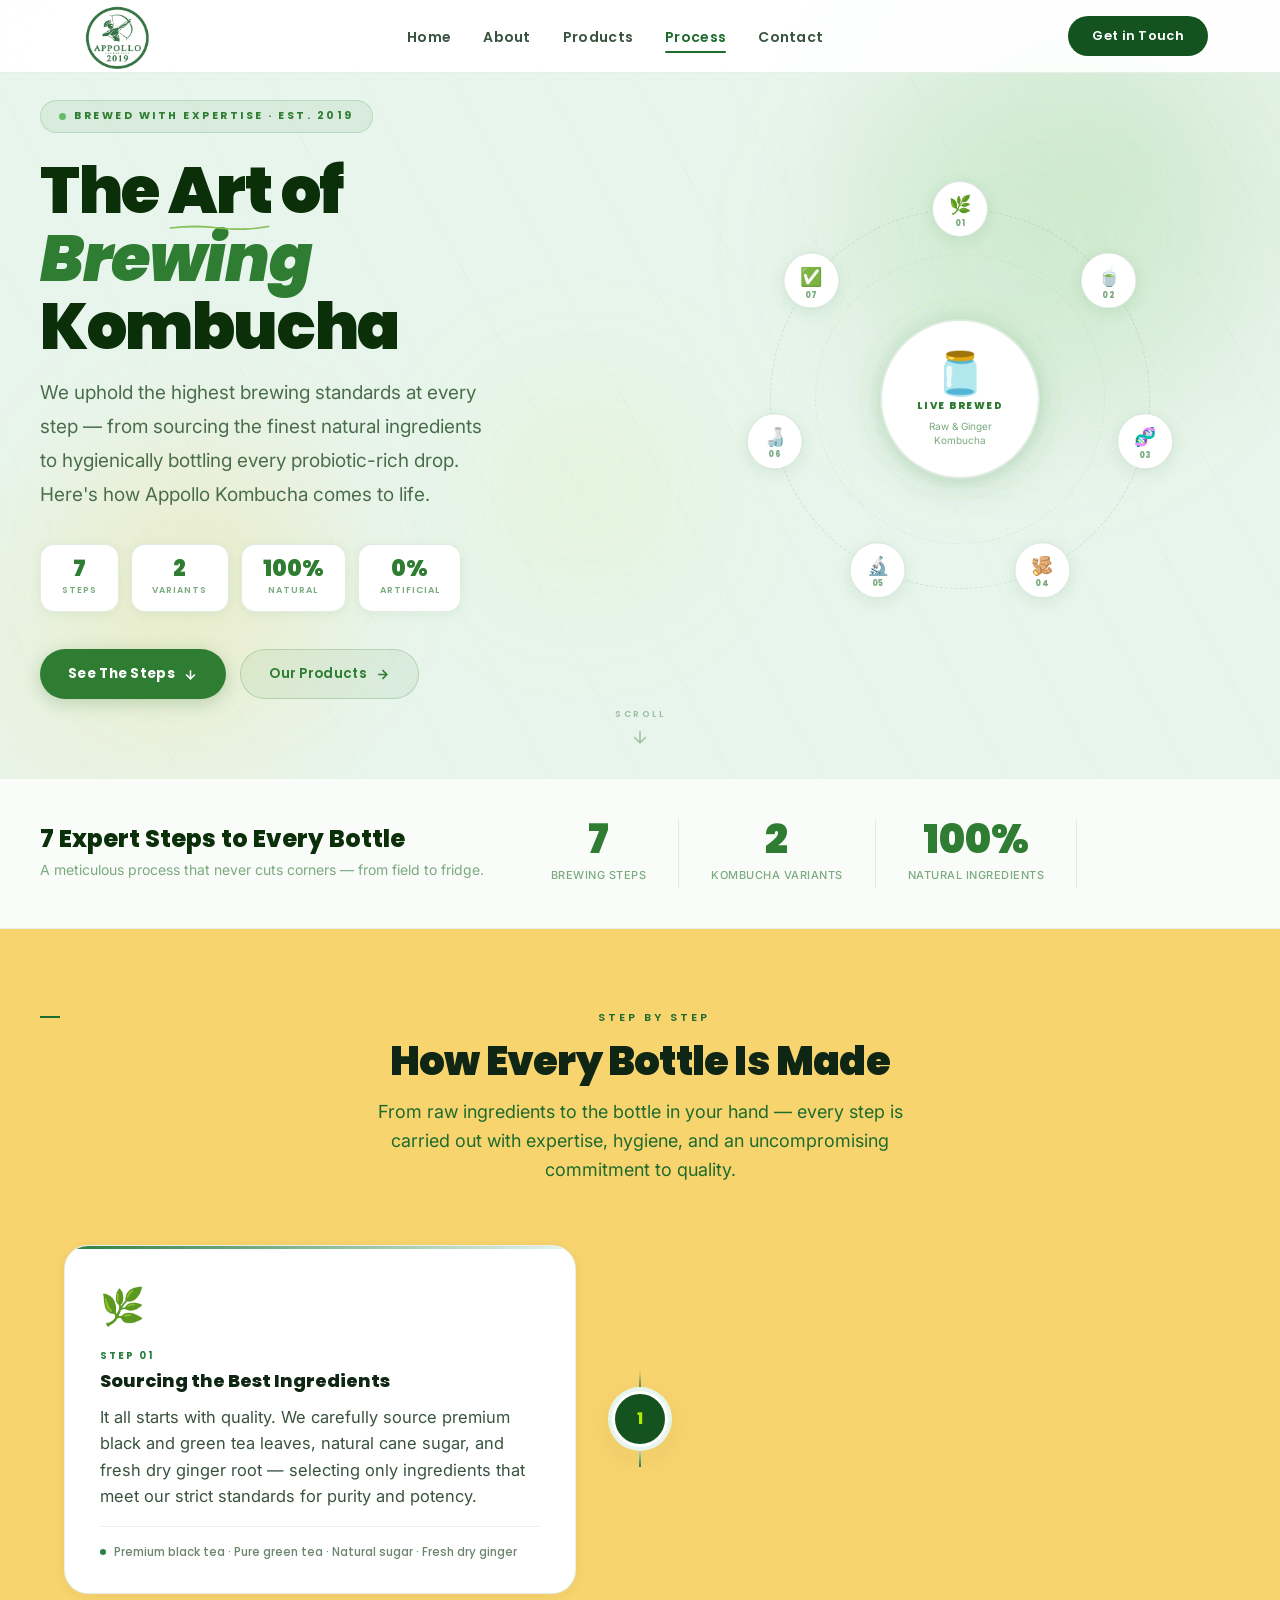
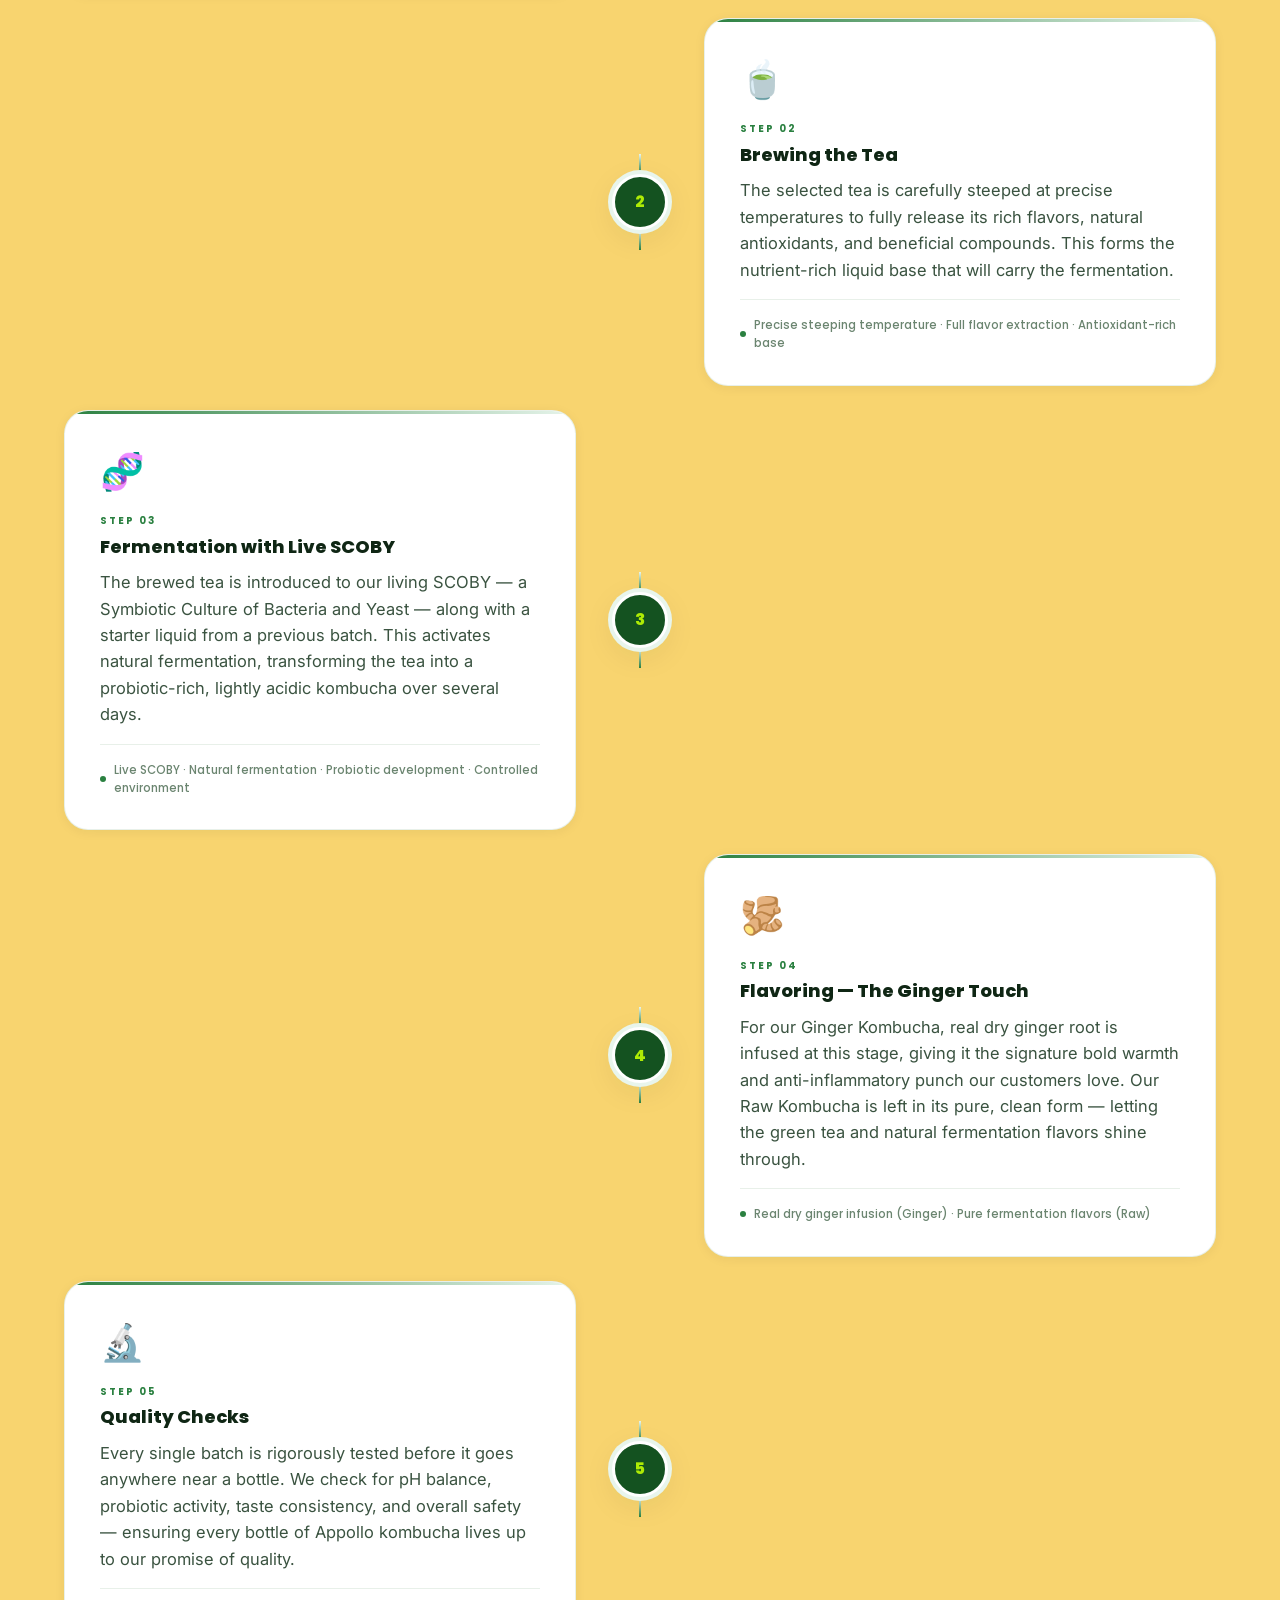
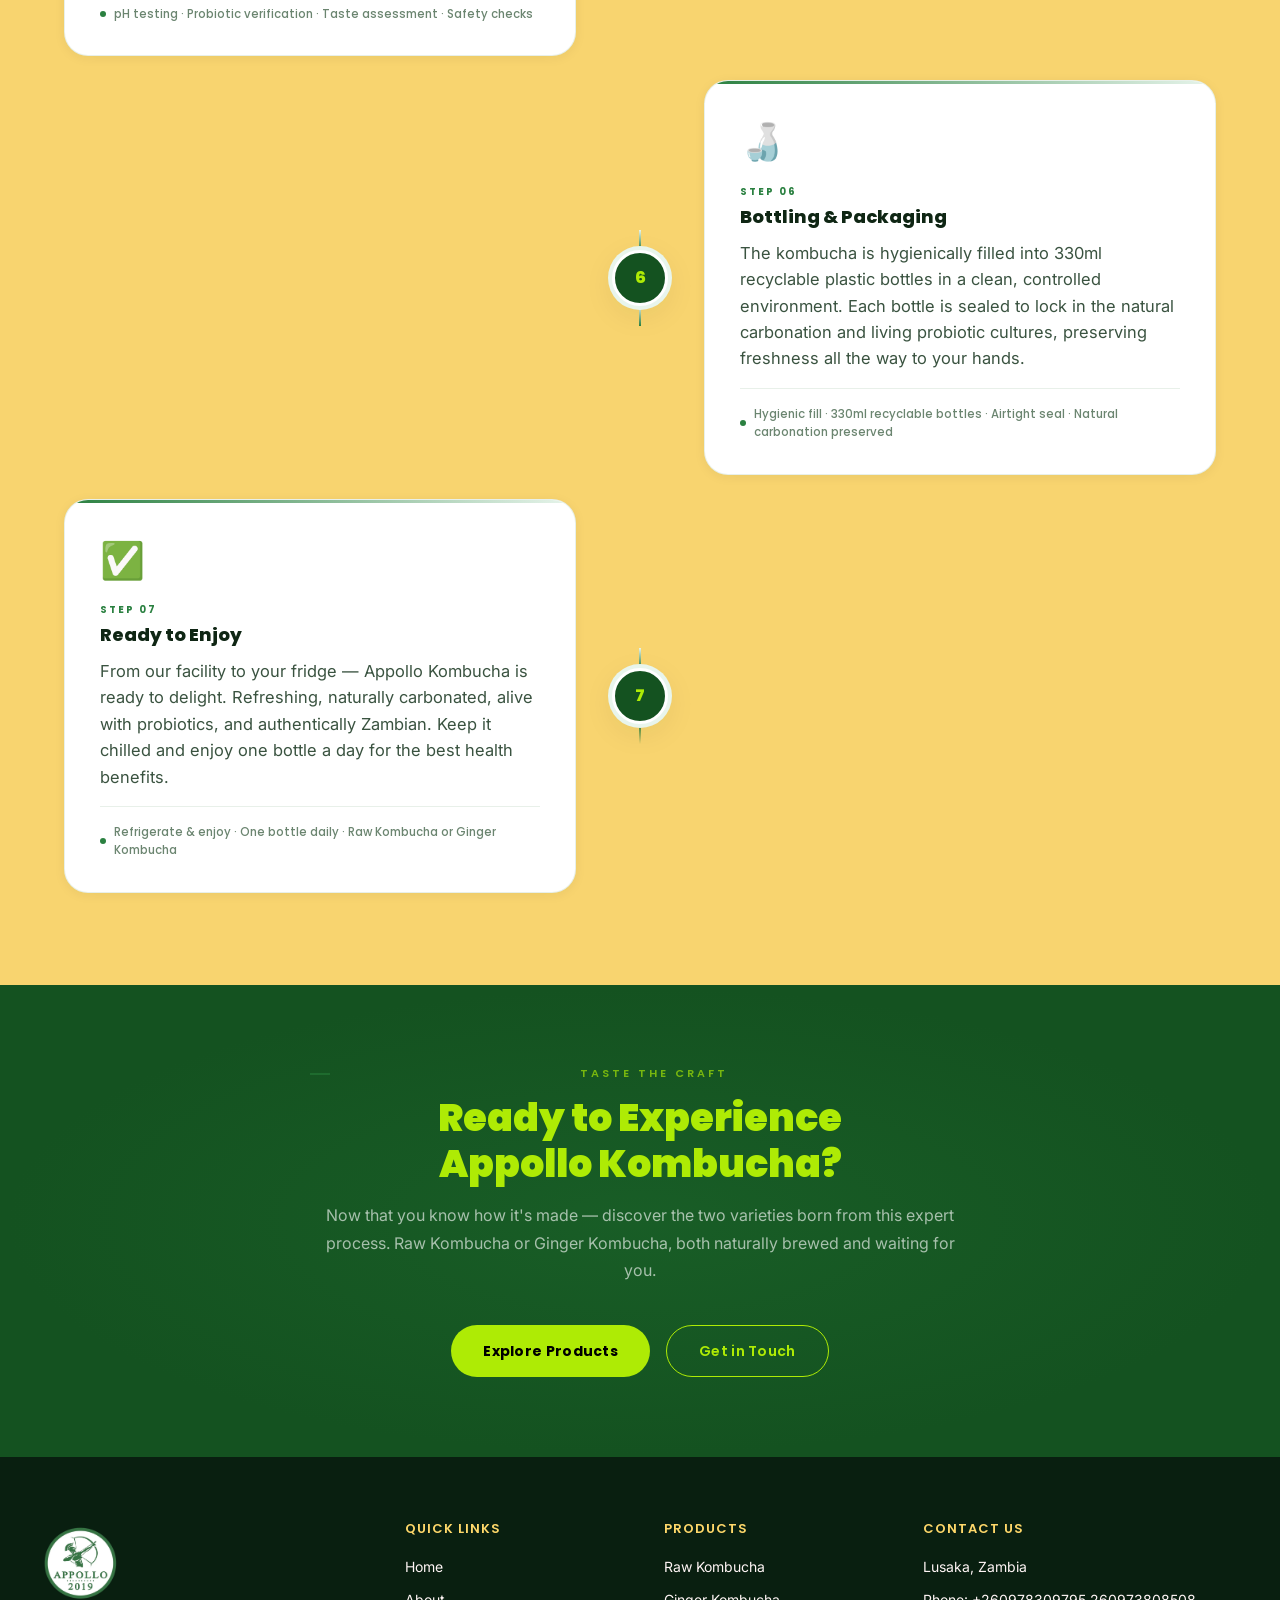
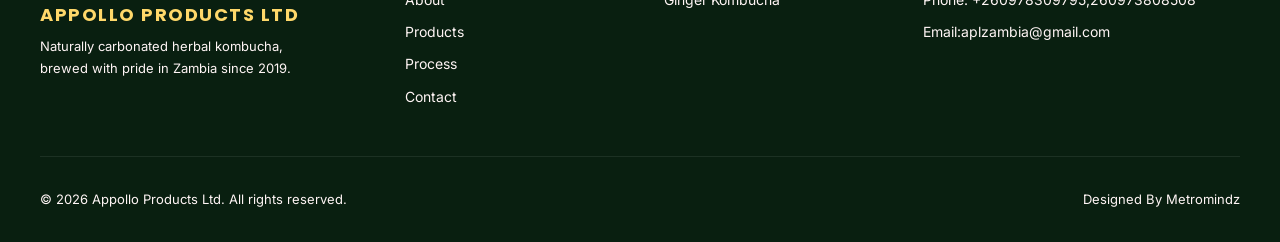
<file: Process.html>
<!DOCTYPE html>
<html lang="en">
<head>
  <meta charset="UTF-8">
  <meta name="viewport" content="width=device-width, initial-scale=1.0">
  <title>Our Brewing Process — Appollo Products | Zambia's Finest Kombucha</title>
  <meta name="description" content="Discover how Appollo Products Ltd crafts Zambia's finest kombucha — from sourcing the finest ingredients to bottling every probiotic-rich drop.">
  <link rel="preconnect" href="https://fonts.googleapis.com">
  <link rel="preconnect" href="https://fonts.gstatic.com" crossorigin>
  <link
    href="https://fonts.googleapis.com/css2?family=Inter:wght@300;400;500;600&family=Poppins:wght@400;500;600;700;800&display=swap"
    rel="stylesheet">
  <link rel="stylesheet" href="style.css">
  <link rel="icon" type="image/ico" href="Assets/favicon.ico">
  <style>

    /* ═══════════════════════════════════════════════════════
       PROCESS HERO — FRESH LIGHT PANORAMIC
       Palette: warm cream #faf9f5 · sage #eef7ee · amber glow
       Two-column: left text + right animated step wheel
    ═══════════════════════════════════════════════════════ */

    /* Breadcrumb 
    .breadcrumb-bar {
      position: fixed; top: 72px; left: 0; right: 0; z-index: 99;
      background: rgba(255,255,255,0.96); backdrop-filter: blur(10px);
      border-bottom: 1px solid rgba(30,107,46,0.1); padding: 0 2rem;
    }
    .breadcrumb-bar-inner {
      max-width: 1200px; margin: 0 auto;
      display: flex; align-items: center; height: 38px; gap: 0.5rem;
    }
    .breadcrumb-bar a, .breadcrumb-bar span {
      font-family: 'Poppins', sans-serif; font-size: 12px; font-weight: 500;
      color: rgba(11,48,9,0.45); text-decoration: none; transition: color 0.2s;
    }
    .breadcrumb-bar a:hover { color: #1e6b2e; }
    .breadcrumb-bar .bc-current { color: #1e6b2e; font-weight: 600; }
    .breadcrumb-bar .bc-sep { font-size: 10px; opacity: 0.3; }

    /* ── Hero section ── */
    .proc-hero {
      position: relative;
      min-height: 70vh;
      display: flex;
      align-items: center;
      padding: 100px 2rem 80px;   /* navbar 72 + bc 38 = 110, plus buffer */
      background: var(--green-light);
      overflow: hidden;
    }

    /* Large circle background blobs */
    .proc-hero::before {
      content: '';
      position: absolute; top: -200px; right: -200px;
      width: 700px; height: 700px; border-radius: 50%;
      background: radial-gradient(circle, rgba(100,180,80,0.1) 0%, transparent 65%);
      pointer-events: none;
    }
    .proc-hero::after {
      content: '';
      position: absolute; bottom: -140px; left: -120px;
      width: 520px; height: 520px; border-radius: 50%;
      background: radial-gradient(circle, rgba(255,191,0,0.08) 0%, transparent 68%);
      pointer-events: none;
    }

    /* Subtle grid dots */
    .hero-grid-dots {
      position: absolute; inset: 0; pointer-events: none;
      background-image: radial-gradient(circle, rgba(30,107,46,0.05) 1px, transparent 1px);
      background-size: 32px 32px;
    }

    /* Animated blobs */
    .hero-blob { position: absolute; border-radius: 50%; filter: blur(68px); pointer-events: none; animation: blob-float 10s ease-in-out infinite; }
    .hero-blob-a { width: 360px; height: 360px; background: rgba(100,190,80,0.12);  top: 8%; right: 6%;   animation-delay: 0s; }
    .hero-blob-b { width: 260px; height: 260px; background: rgba(255,191,0,0.09);   bottom: 12%; left: 6%;  animation-delay: -5s; }
    .hero-blob-c { width: 200px; height: 200px; background: rgba(174,235,5,0.08);   top: 50%; left: 38%;  animation-delay: -3s; }
    @keyframes blob-float {
      0%,100%{transform:translate(0,0) scale(1);}
      33%{transform:translate(16px,-22px) scale(1.04);}
      66%{transform:translate(-12px,14px) scale(0.97);}
    }

    /* Diagonal stripe accent — very subtle */
    .hero-stripe {
      position: absolute; inset: 0; pointer-events: none;
      background-image: repeating-linear-gradient(
        62deg, transparent, transparent 80px,
        rgba(30,107,46,0.018) 80px, rgba(30,107,46,0.018) 81px
      );
    }

    /* Main layout */
    .proc-hero-content {
      align-items: center;
      position: relative; z-index: 5;
      max-width: 1200px; margin: 0 auto; width: 100%;
      display: grid; grid-template-columns: 1fr 1fr;
      gap: 5rem; align-items: center;
      animation: hero-reveal 0.9s ease 0.1s both;
    }
    @keyframes hero-reveal {
      from { opacity: 0; transform: translateY(28px); }
      to   { opacity: 1; transform: translateY(0); }
    }

    /* ── LEFT: text ── */
    /* .proc-hero-text { } */

    .proc-eyebrow {
      display: inline-flex; align-items: center; gap: 0.5rem;
      font-family: 'Poppins', sans-serif; font-size: 10.5px; font-weight: 700;
      letter-spacing: 2.5px; text-transform: uppercase;
      color: #2e7d32; background: rgba(46,125,50,0.08);
      border: 1px solid rgba(46,125,50,0.18);
      padding: 7px 18px; border-radius: 30px; margin-bottom: 1.5rem;
    }
    .eyebrow-pulse {
      width: 7px; height: 7px; border-radius: 50%; background: #66bb6a;
      animation: pulse-dot 2s ease-in-out infinite;
    }
    @keyframes pulse-dot { 0%,100%{opacity:1;transform:scale(1);} 50%{opacity:0.4;transform:scale(0.65);} }

    .proc-hero-text h1 {
      font-family: 'Poppins', sans-serif;
      font-size: clamp(34px, 5vw, 64px);
      font-weight: 900; color: #0b3009;
      line-height: 1.06; letter-spacing: -0.022em;
      margin-bottom: 1rem;
    }
    .proc-hero-text h1 .h1-italic { font-style: italic; color: #2e7d32; }

    /* Wavy underline accent on one word */
    .h1-underline {
      position: relative; display: inline-block;
    }
    .h1-underline::after {
      content: '';
      position: absolute; left: 0; right: 0; bottom: -5px; height: 6px;
      background: url("data:image/svg+xml,%3Csvg xmlns='http://www.w3.org/2000/svg' viewBox='0 0 200 12'%3E%3Cpath d='M2 8 Q50 2 100 8 Q150 14 198 5' stroke='%2388c057' stroke-width='3.5' fill='none' stroke-linecap='round'/%3E%3C/svg%3E")
        no-repeat center / 100% 100%;
    }

    .proc-hero-sub {
      font-size: 19px; color: #4a6e4c; line-height: 1.78;
      max-width: 460px; margin-bottom: 2rem;
    }

    /* Stat chips row */
    .proc-stat-row {
      display: flex; gap: 0.75rem; flex-wrap: wrap; margin-bottom: 2.3rem;
    }
    .proc-stat-chip {
      display: flex; flex-direction: column; align-items: center;
      background: #fff; border: 1px solid rgba(46,125,50,0.15);
      border-radius: 14px; padding: 0.85rem 1.3rem;
      box-shadow: 0 2px 12px rgba(30,107,46,0.07);
      transition: transform 0.22s, box-shadow 0.22s;
      min-width: 76px;
    }
    .proc-stat-chip:hover { transform: translateY(-3px); box-shadow: 0 8px 22px rgba(30,107,46,0.12); }
    .proc-stat-num { font-family: 'Poppins', sans-serif; font-size: 22px; font-weight: 900; color: #2e7d32; line-height: 1; }
    .proc-stat-lbl { font-family: 'Poppins', sans-serif; font-size: 9px; font-weight: 600; letter-spacing: 1px; text-transform: uppercase; color: #7aaa7e; margin-top: 0.2rem; text-align: center; }

    /* CTA buttons */
    .proc-hero-btns { display: flex; gap: 0.9rem; flex-wrap: wrap; }
    .btn-leaf {
      display: inline-flex; align-items: center; gap: 0.5rem;
      background: #2e7d32; color: #fff;
      font-family: 'Poppins', sans-serif; font-size: 13.5px; font-weight: 700;
      padding: 13px 28px; border-radius: 40px; text-decoration: none;
      letter-spacing: 0.3px; transition: all 0.3s ease;
      box-shadow: 0 4px 18px rgba(46,125,50,0.26);
    }
    .btn-leaf:hover { background: #1b5e20; transform: translateY(-3px); box-shadow: 0 10px 28px rgba(46,125,50,0.3); }
    .btn-sage-outline {
      display: inline-flex; align-items: center; gap: 0.5rem;
      background: rgba(46,125,50,0.07); color: #2e7d32;
      font-family: 'Poppins', sans-serif; font-size: 13.5px; font-weight: 600;
      padding: 13px 28px; border-radius: 40px; border: 1.5px solid rgba(46,125,50,0.22);
      text-decoration: none; letter-spacing: 0.3px; transition: all 0.3s ease;
    }
    .btn-sage-outline:hover { background: rgba(46,125,50,0.13); border-color: rgba(46,125,50,0.4); transform: translateY(-2px); }

    /* ── RIGHT: Step wheel / orbit ── */
    .proc-hero-visual {
      height: 100%;
      display: flex;
       justify-content: center; 
       align-items: center;
    }

    .step-orbit {
      position: relative;
      width: 400px; height: 400px;
      display: flex; align-items: center; justify-content: center;
    }

    /* Concentric rings */
    .orbit-ring {
      position: absolute; border-radius: 50%; border: 1.5px dashed;
      top: 50%; left: 50%; transform: translate(-50%,-50%);
    }
    .orbit-ring-1 { width: 380px; height: 380px; border-color: rgba(46,125,50,0.15); animation: spin-ring 32s linear infinite; }
    .orbit-ring-2 { width: 290px; height: 290px; border-color: rgba(100,180,80,0.12); animation: spin-ring 22s linear infinite reverse; }
    .orbit-ring-3 { width: 200px; height: 200px; border-color: rgba(174,235,5,0.15); animation: spin-ring 16s linear infinite; }
    @keyframes spin-ring { from{transform:translate(-50%,-50%) rotate(0deg);} to{transform:translate(-50%,-50%) rotate(360deg);} }

    /* Soft glow at center */
    .orbit-glow {
      position: absolute; width: 180px; height: 180px; border-radius: 50%;
      background: radial-gradient(circle, rgba(174,235,5,0.14) 0%, rgba(100,180,80,0.07) 50%, transparent 80%);
      top: 50%; left: 50%; transform: translate(-50%,-50%);
      animation: glow-breathe 5s ease-in-out infinite;
    }
    @keyframes glow-breathe { 0%,100%{opacity:0.7;transform:translate(-50%,-50%) scale(1);} 50%{opacity:1;transform:translate(-50%,-50%) scale(1.1);} }

    /* Centre card */
    .orbit-center {
      position: relative; z-index: 10;
      width: 160px; height: 160px; border-radius: 50%;
      background: #fff;
      border: 2px solid rgba(46,125,50,0.16);
      box-shadow: 0 8px 36px rgba(30,107,46,0.13), 0 2px 8px rgba(30,107,46,0.07);
      display: flex; flex-direction: column; align-items: center; justify-content: center;
      text-align: center; gap: 0.3rem;
      animation: center-float 6s ease-in-out infinite;
      
    }
    @keyframes center-float { 0%,100%{transform:translateY(0);} 50%{transform:translateY(-10px);} }
    .orbit-center-icon { font-size: 42px; line-height: 1; }
    .orbit-center-title {
      font-family: 'Poppins', sans-serif; font-size: 10px; font-weight: 800;
      color: #2e7d32; letter-spacing: 1.5px; text-transform: uppercase;
    }
    .orbit-center-sub { font-size: 10px; color: #7aaa7e; line-height: 1.4; }

    /* Orbiting step nodes */
    .step-node {
      position: absolute;
      top: 50%;
      left:50%;
      transform:translate(-50%,-50%);
      transform-origin:center;
      width: 56px; height: 56px; border-radius: 50%;
      background: #fff;
      border: 1.5px solid rgba(46,125,50,0.18);
      box-shadow: 0 4px 16px rgba(30,107,46,0.1);
      display: flex; flex-direction: column; align-items: center; justify-content:center ;
      font-size: 18px; gap: 1px;
      transition: transform 0.3s, box-shadow 0.3s;
      cursor: default;
      /* Positioning handled by CSS variables */
      --angle: 0deg;
      --radius: 190px;
      transform: translate(-50%, -50%) rotate(var(--angle)) translate(var(--radius)) rotate(calc(-1 * var(--angle)));
    }
    .step-node-inner {
      width: 100%; height: 100%;
      display: flex; flex-direction: column; align-items: center; justify-content: center;
      animation: node-bob var(--dur, 5s) ease-in-out infinite var(--delay, 0s);
    }
    .step-node:hover { transform: scale(1.18); box-shadow: 0 8px 24px rgba(30,107,46,0.18); }
    .step-node-num {
      font-family: 'Poppins', sans-serif; font-size: 8px; font-weight: 800;
      color: #7aaa7e; letter-spacing: 0.5px; line-height: 1;
    }
    @keyframes node-bob {
      0%, 100% { transform: translateY(0) scale(1); }
      50% { transform: translateY(-7px) scale(1.04); }
    }

    /* Position each node around the ring starting from the top (-90deg) */
    .node-1 { --angle: -90deg; }
    .node-2 { --angle: -38.57deg; }
    .node-3 { --angle: 12.86deg; }
    .node-4 { --angle: 64.29deg; }
    .node-5 { --angle: 115.71deg; }
    .node-6 { --angle: 167.14deg; }
    .node-7 { --angle: 218.57deg; }
    /* Scroll cue */
    .proc-scroll-cue {
      position: absolute; bottom: 2rem; left: 50%; transform: translateX(-50%);
      z-index: 10; display: flex; flex-direction: column; align-items: center;
      gap: 0.35rem; animation: bounce-down 2.3s ease-in-out infinite;
      text-decoration: none;
    }
    .proc-scroll-cue span { font-family:'Poppins',sans-serif; font-size:9px; letter-spacing:2.5px; text-transform:uppercase; color:rgba(30,107,46,0.4); font-weight:600; }
    .proc-scroll-cue svg { color: rgba(30,107,46,0.35); }
    @keyframes bounce-down { 0%,100%{transform:translateX(-50%) translateY(0);} 50%{transform:translateX(-50%) translateY(6px);} }

    /* ════════════════════════════════════
       STATS BAR — white/light
    ════════════════════════════════════ */
    .steps-count-bar {
      background: var(--off-white); padding: 2.5rem 2rem;
      border-bottom: 1px solid rgba(46,125,50,0.1);
      box-shadow: 0 2px 18px rgba(30,107,46,0.06);
    }
    .steps-count-inner { max-width:1200px; 
      margin:0 auto;
       display:flex; 
       align-items:center; 
       justify-content:space-between;
        gap:2rem;
         flex-wrap:wrap; 
        }
    .steps-count-text h3 { font-family:'Poppins',sans-serif; 
    font-size:clamp(18px,2.5vw,24px);
     font-weight:800; 
     color:#0b3009; 
     margin-bottom:0.3rem;
     }
    .steps-count-text p { color:#7aaa7e;
       font-size:14px; 
      }
    .steps-count-nums {
       display:flex;
        gap:2rem; 
        flex-wrap:wrap;
       }
    .count-item {
       text-align:center;
       }
    .count-num {
       font-family:'Poppins',sans-serif; 
       font-size:clamp(28px,3.5vw,40px); 
       font-weight:900;
       color:#2e7d32; 
       line-height:1; 
       display:block;
       }
    .count-label {
       font-size:11px; 
       color:#7aaa7e; 
       font-weight:500; 
       letter-spacing:0.5px; 
       text-transform:uppercase; 
       margin-top:0.3rem; 
      }
    .count-divider { 
      width:1px;
       background:rgba(46,125,50,0.12);
        align-self:stretch;
       }

    /* ══════════════════════════════════════
       REST OF PAGE (intro, steps, quality, variants, testimonials, cta)
    ══════════════════════════════════════ */

    .proc-steps-section { padding:5rem 2rem; background:#f8d46f; position:relative; overflow:hidden; }
    .proc-steps-section .section-inner { max-width:1200px; margin:0 auto; position:relative; z-index:2; }
    .proc-steps-header { text-align:center; margin-bottom:3rem; }
    .proc-steps-header .section-label { font-family:'Poppins',sans-serif; font-size:11px; text-transform:uppercase; letter-spacing:3px; color:var(--green); font-weight:600; display:block; margin-bottom:0.7rem; }
    .proc-steps-header h2 { font-size:clamp(26px,3.5vw,40px); font-weight:900; color:var(--text-heading); margin-bottom:0.8rem; letter-spacing:-0.02em; }
    .proc-steps-header p { color:var(--green); font-size:18px; max-width:540px; margin:0 auto; line-height:1.6; }
    .proc-steps-list { display:flex; flex-direction:column; gap:0; }
    .proc-step { display:grid; grid-template-columns:1fr 80px 1fr; gap:0; align-items:center; position:relative; }
    .proc-step:nth-child(even) .proc-step-card { order:3; }
    .proc-step:nth-child(even) .proc-step-spine { order:2; }
    .proc-step:nth-child(even) .proc-step-empty { order:1; }
    .proc-step-spine { display:flex; flex-direction:column; align-items:center; position:relative; }
    .proc-step-spine-line { width:2px; flex:1; min-height:20px; background:linear-gradient(to bottom,var(--green-light),var(--green-mid)); }
    .proc-step-spine-line.top { background:linear-gradient(to bottom,transparent,var(--green-mid)); }
    .proc-step-spine-line.bottom { background:linear-gradient(to bottom,var(--green-mid),transparent); }
    .proc-step-dot { width:56px; height:56px; border-radius:50%; background:var(--green-dark); display:flex; align-items:center; justify-content:center; font-family:'Poppins',sans-serif; font-size:16px; font-weight:800; color:#aeeb05; border:3px solid var(--white); box-shadow:0 0 0 4px var(--green-light),var(--shadow-md); flex-shrink:0; z-index:2; position:relative; transition:transform 0.3s ease,box-shadow 0.3s ease; }
    .proc-step:hover .proc-step-dot { transform:scale(1.12); box-shadow:0 0 0 6px rgba(30,107,46,0.2),var(--shadow-lg); }
    .proc-step-card { background:var(--white); border-radius:var(--radius-lg); padding:2rem 2.2rem; margin:0.75rem 1.5rem; box-shadow:var(--shadow-sm); border:1px solid var(--border); transition:transform 0.35s var(--ease-out),box-shadow 0.35s ease; position:relative; overflow:hidden; }
    .proc-step-card::before { content:''; position:absolute; top:0; left:0; right:0; height:3px; background:linear-gradient(to right,var(--green-mid),var(--green-light)); border-radius:3px 3px 0 0; }
    .proc-step-card:hover { transform:translateY(-5px); box-shadow:var(--shadow-lg); }
    .proc-step-icon { font-size:36px; margin-bottom:0.8rem; display:block; }
    .proc-step-label { font-family:'Poppins',sans-serif; font-size:10px; font-weight:700; letter-spacing:2px; text-transform:uppercase; color:var(--green-mid); margin-bottom:0.4rem; }
    .proc-step-card h3 { font-size:18px; font-weight:800; color:var(--text-heading); margin-bottom:0.7rem; line-height:1.25; }
    .proc-step-card p { font-size:16.5px; color:var(--text-body); line-height:1.6; }
    .proc-step-detail { display:flex; align-items:center; gap:0.5rem; margin-top:1rem; padding-top:1rem; border-top:1px solid var(--border); font-family:'Poppins',sans-serif; font-size:11.5px; color:var(--text-muted); font-weight:500; }
    .proc-step-detail-dot { width:6px; height:6px; border-radius:50%; background:var(--green-mid); flex-shrink:0; }
    .quality-section { padding:6rem 2rem; background:var(--green-deep); position:relative; overflow:hidden; }
    .quality-section::before { content:''; position:absolute; inset:0; background:radial-gradient(ellipse at 20% 50%,rgba(30,107,46,0.28) 0%,transparent 55%),radial-gradient(ellipse at 85% 20%,rgba(184,120,0,0.12) 0%,transparent 50%); pointer-events:none; }
    .quality-section .section-inner { max-width:1200px; margin:0 auto; position:relative; z-index:2; }
    .quality-section .section-header { text-align:center; margin-bottom:4rem; }
    .quality-section .section-header .section-label { font-family:'Poppins',sans-serif; font-size:11px; text-transform:uppercase; letter-spacing:3px; color:rgba(174,235,5,0.7); font-weight:600; display:block; margin-bottom:0.7rem; }
    .quality-section .section-header h2 { font-size:clamp(26px,3.5vw,40px); font-weight:900; color:#aeeb05; margin-bottom:0.8rem; }
    .quality-section .section-header p { color:rgba(255,255,255,0.55); font-size:18px; max-width:520px; margin:0 auto; line-height:1.6; }
    .quality-grid { display:grid; grid-template-columns:repeat(3,1fr); gap:1.8rem; }
    .quality-card { background:rgba(255,255,255,0.05); border:1px solid rgba(255,255,255,0.08); border-radius:var(--radius-lg); padding:2rem 1.8rem; text-align:center; transition:transform 0.3s ease,background 0.3s ease,border-color 0.3s ease; }
    .quality-card:hover { transform:translateY(-6px); background:rgba(255,255,255,0.09); border-color:rgba(174,235,5,0.22); }
    .quality-icon { font-size:40px; display:block; margin-bottom:1.1rem; }
    .quality-card h3 { font-size:17px; font-weight:700; color:#aeeb05; margin-bottom:0.7rem; }
    .quality-card p { font-size:16px; color:rgba(255,255,255,0.6); line-height:1.6; }
    .variants-section { padding:6rem 2rem; background:#e9d5a8; }
    .variants-section .section-inner { max-width:1200px; margin:0 auto; }
    .variants-section .section-header { text-align:center; margin-bottom:4rem; }
    .variants-section .section-header .section-label { font-family:'Poppins',sans-serif; font-size:11px; text-transform:uppercase; letter-spacing:3px; color:var(--green); font-weight:600; display:block; margin-bottom:0.7rem; }
    .variants-section .section-header h2 { font-size:clamp(26px,3.5vw,40px); font-weight:900; color:var(--text-heading); margin-bottom:0.8rem; }
    .variants-section .section-header p { color:var(--text-muted); font-size:18px; max-width:520px; margin:0 auto; line-height:1.6; }
    .variants-grid { display:grid; grid-template-columns:1fr 1fr; gap:2.5rem; }
    .variant-card { border-radius:var(--radius-lg); overflow:hidden; box-shadow:var(--shadow-md); transition:transform 0.35s var(--ease-out),box-shadow 0.35s ease; }
    .variant-card:hover { transform:translateY(-8px); box-shadow:var(--shadow-lg); }
    .variant-img-zone { height:280px; display:flex; align-items:center; justify-content:center; position:relative; overflow:hidden; }
    .variant-card.raw .variant-img-zone { background:linear-gradient(160deg,#0d3b1a 0%,#1e6b2e 100%); }
    .variant-card.ginger .variant-img-zone { background:linear-gradient(160deg,#2b1800 0%,#5c3300 100%); }
    .variant-glow { position:absolute; width:220px; height:220px; border-radius:50%; opacity:0.2; left:50%; top:50%; transform:translate(-50%,-50%); animation:glow-pulse 4s ease-in-out infinite; }
    .variant-card.raw .variant-glow { background:radial-gradient(circle,#aeeb05 0%,transparent 70%); }
    .variant-card.ginger .variant-glow { background:radial-gradient(circle,#ffd86a 0%,transparent 70%); animation-delay:1.5s; }
    .variant-img-zone img { 
      width:200px; 
      height:250px;
       object-fit:contain; 
       position:relative; 
       z-index:2; 
       filter:drop-shadow(0 16px 36px rgba(0,0,0,0.4)); 
       animation:float 6s ease-in-out infinite; 
      }
    .variant-card.ginger .variant-img-zone img {
       animation-delay:0.8s;
       }
    .variant-badge {
       position:absolute;
        top:1.2rem; 
        right:1.2rem;
         font-family:'Poppins',sans-serif; 
         font-size:10px;
          font-weight:700; 
          letter-spacing:1.5px; 
          text-transform:uppercase; 
          padding:5px 14px; 
          border-radius:var(--radius-full);
           z-index:5; 
          }
    .variant-card.raw .variant-badge { 
      background:rgba(174,235,5,0.15); 
      color:#aeeb05;
       border:1px solid rgba(174,235,5,0.3); 
      }
    .variant-card.ginger .variant-badge {
       background:rgba(255,216,106,0.15); 
       color:var(--gold-warm); 
       border:1px solid rgba(255,216,106,0.3); 
      }
    .variant-info { padding:1.8rem 2rem 2rem; background:var(--white); }
    .variant-name { font-family:'Poppins',sans-serif; font-size:20px; font-weight:800; color:var(--text-heading); margin-bottom:0.5rem; }
    .variant-tagline { font-size:13.5px; color:var(--text-muted); font-style:italic; margin-bottom:1.2rem; }
    .variant-traits { display:flex; flex-wrap:wrap; gap:0.5rem; }
    .vtrait { font-family:'Poppins',sans-serif; font-size:11px; font-weight:600; padding:5px 13px; border-radius:var(--radius-full); }
    .variant-card.raw .vtrait { background:var(--green-light); color:var(--green-dark); border:1px solid rgba(30,107,46,0.15); }
    .variant-card.ginger .vtrait { background:var(--gold-pale); color:var(--gold); border:1px solid rgba(184,120,0,0.15); }
    .proc-testimonials { padding:6rem 2rem; background:var(--white); }
    .proc-testimonials .section-inner { max-width:1200px; margin:0 auto; }
    .proc-testimonials .section-header { text-align:center; margin-bottom:4rem; }
    .proc-testimonials .section-header .section-label { font-family:'Poppins',sans-serif; font-size:11px; text-transform:uppercase; letter-spacing:3px; color:var(--green); font-weight:600; display:block; margin-bottom:0.7rem; }
    .proc-testimonials .section-header h2 { font-size:clamp(26px,3.5vw,38px); font-weight:900; color:var(--text-heading); margin-bottom:0.5rem; }
    .proc-testimonials .section-header p { color:var(--text-muted); font-size:16px; }
    .proc-cta { padding:5rem 2rem; background:var(--green-dark); text-align:center; position:relative; overflow:hidden; }
    .proc-cta::before { content:''; position:absolute; inset:0; background:radial-gradient(ellipse at center,rgba(30,107,46,0.45) 0%,transparent 70%); pointer-events:none; }
    .proc-cta .section-inner { position:relative; z-index:2; max-width:660px; margin:0 auto; }
    .proc-cta .section-label { font-family:'Poppins',sans-serif; font-size:11px; text-transform:uppercase; letter-spacing:3px; color:rgba(174,235,5,0.65); font-weight:600; display:block; margin-bottom:0.8rem; }
    .proc-cta h2 { font-size:clamp(24px,3vw,38px); font-weight:900; color:#aeeb05; margin-bottom:1rem; }
    .proc-cta p { color:rgba(255,255,255,0.62); font-size:16px; margin-bottom:2.5rem; line-height:1.72; }
    .proc-cta-btns { display:flex; gap:1rem; justify-content:center; flex-wrap:wrap; }
    .btn-gold { display:inline-flex; align-items:center; justify-content:center; gap:0.5rem; background:#aeeb05; color: black; font-family:'Poppins',sans-serif; font-size:14px; font-weight:700; padding:14px 32px; border-radius:var(--radius-full); border:none; letter-spacing:0.3px; transition:all 0.3s ease; text-decoration:none; cursor:pointer; }
    .btn-gold:hover { background:var(--green-dark);  color:white;  transform:translateY(-3px); box-shadow:0 12px 30px rgba(0,0,0,0.25); }
    .btn-outline-white { display:inline-flex; align-items:center; justify-content:center;  border-color:#aeeb05 ;   background:transparent; color:#aeeb05; font-family:'Poppins',sans-serif; font-size:14px; font-weight:600; padding:14px 32px; border-radius:var(--radius-full); border:1.5px solid #aeeb05; letter-spacing:0.3px; transition:all 0.3s ease; text-decoration:none; }
    .btn-outline-white:hover { background:var(--green-dark); border-color:#aeeb05; color:white; transform:translateY(-2px); }

    /* ══ RESPONSIVE ══ */
    @media(max-width:1100px){ .quality-grid{grid-template-columns:repeat(2,1fr);} .proc-intro .section-inner{gap:3.5rem;} }
    @media(max-width:900px){
      .proc-hero{padding:130px 1.5rem 70px; min-height:auto;}
      .proc-hero-content{grid-template-columns:1fr; text-align:center; gap:3rem;}
      .proc-stat-row{justify-content:center;}
      .proc-hero-btns{justify-content:center;}
      .proc-hero-sub{margin:0 auto 2rem;}
      .step-orbit{width:300px; height:300px;}
      .orbit-ring-1{width:284px; height:284px;}
      .orbit-ring-2{width:218px; height:218px;}
      .orbit-ring-3{width:152px; height:152px;}
      .orbit-center{width:120px; height:120px;}
      .orbit-center-icon{font-size:32px;}
      .step-node{width:46px; height:46px; font-size:15px;}
      .step-node { --radius: 142px; }
      .node-1 { --angle: -90deg; }
      .node-2 { --angle: -38.57deg; }
      .node-3 { --angle: 12.86deg; }
      .node-4 { --angle: 64.29deg; }
      .node-5 { --angle: 115.71deg; }
      .node-6 { --angle: 167.14deg; }
      .node-7 { --angle: 218.57deg; }

      .proc-step{grid-template-columns:50px 1fr;}
      .proc-step-empty{display:none;}
      .proc-step:nth-child(even) .proc-step-card,.proc-step:nth-child(even) .proc-step-spine,.proc-step:nth-child(even) .proc-step-empty{order:unset;}
      .proc-step-spine{grid-column:1; grid-row:1/span 2;}
      .proc-step-card{grid-column:2; margin:0.5rem 0 0.5rem 1rem;}
      .quality-grid{grid-template-columns:1fr 1fr; gap:1.4rem;}
      .variants-grid{grid-template-columns:1fr; max-width:440px; margin:0 auto;}
    }
    @media(max-width:768px){
      .breadcrumb-bar{top:56px;}
      .proc-hero{padding:116px 1.25rem 60px;}
      .proc-steps-section,.quality-section,.variants-section,.proc-testimonials,.proc-cta,.proc-intro{padding:5rem 1.25rem;}
      .steps-count-bar{padding:2rem 1.25rem;}
      .steps-count-inner{flex-direction:column; gap:1.5rem; align-items:flex-start;}
      .steps-count-nums{gap:1.5rem;}
      .count-divider{display:none;}
      .proc-step-card{padding:1.5rem 1.6rem; margin:0.4rem 0 0.4rem 0.8rem;}
      .proc-step-dot{width:46px; height:46px; font-size:14px;}
      .quality-grid{grid-template-columns:1fr; max-width:400px; margin:0 auto; gap:1.2rem;}
      .proc-cta-btns{flex-direction:column; align-items:center;}
      .btn-gold,.btn-outline-white{width:100%; max-width:300px;}
      .proc-hero-btns{flex-direction:column; align-items:center; gap:0.8rem;}
      .btn-leaf,.btn-sage-outline{width:100%; max-width:280px; justify-content:center;}
      .proc-stat-row{gap:0.5rem;}
      .proc-stat-chip{padding:0.75rem 1rem; min-width:68px;}
      .proc-scroll-cue{display:none;}
    }
    @media(max-width:576px){
      .proc-hero{padding:108px 1rem 50px;}
      .proc-hero-text h1{font-size:30px;}
      .proc-hero-sub{font-size:15px;}
      .step-orbit{width:250px; height:250px;}
      .orbit-ring-1{width:236px; height:236px;}
      .orbit-ring-2{width:180px; height:180px;}
      .orbit-ring-3{width:126px; height:126px;}
      .orbit-center{width:100px; height:100px;}
      .orbit-center-icon{font-size:28px;}
      .step-node { --radius: 118px; }
      .proc-stat-num{font-size:19px;}
      .proc-steps-section,.quality-section,.variants-section,.proc-testimonials,.proc-cta,.proc-intro{padding:4rem 1rem;}
    }
    @media(max-width:400px){
      .proc-hero{padding:100px 0.9rem 40px;}
      .proc-hero-text h1{font-size:27px;}
      .step-orbit{width:220px; height:220px;}
      .orbit-ring-1{width:208px;height:208px;}
      .orbit-ring-2{width:160px;height:160px;}
      .step-node { --radius: 104px; }
    }
  </style>
</head>
<body>

  <!-- NAV -->
  <nav id="navbar">
    <div class="nav-inner">
      <a href="index.html" class="nav-logo" id="navLogo">
        <img src="Assets/LOGO (2).webp" alt="Appollo Logo" class="nav-logo-img">
      </a>
      <ul class="nav-links" id="navLinks">
        <li><a href="index.html"    class="nav-link">Home</a></li>
        <li><a href="About.html"    class="nav-link">About</a></li>
        <li><a href="Products.html" class="nav-link">Products</a></li>
        <li><a href="Process.html"  class="nav-link active">Process</a></li>
        <li><a href="Contact.html"  class="nav-link">Contact</a></li>
      </ul>
      <a href="Contact.html" class="nav-cta" id="navCta">Get in Touch</a>
      <button class="mobile-toggle" id="mobileToggle" aria-label="Toggle menu">
        <span></span><span></span><span></span>
      </button>
    </div>
  </nav>

  <!-- ════════════════════════════════════
       HERO — LIGHT PANORAMIC
  ════════════════════════════════════ -->
  <section class="proc-hero">
    <div class="hero-grid-dots"></div>
    <div class="hero-stripe"></div>
    <div class="hero-blob hero-blob-a"></div>
    <div class="hero-blob hero-blob-b"></div>
    <div class="hero-blob hero-blob-c"></div>

    <div class="proc-hero-content">

      <!-- LEFT: text -->
      <div class="proc-hero-text">
        <div class="proc-eyebrow">
          <span class="eyebrow-pulse"></span>
          Brewed with Expertise · Est. 2019
        </div>

        <h1>The <span class="h1-underline">Art</span> of<br>
          <span class="h1-italic">Brewing</span> Kombucha
        </h1>

        <p class="proc-hero-sub">We uphold the highest brewing standards at every step — from sourcing the finest natural ingredients to hygienically bottling every probiotic-rich drop. Here's how Appollo Kombucha comes to life.</p>

        <!-- Stat chips -->
        <div class="proc-stat-row">
          <div class="proc-stat-chip"><span class="proc-stat-num">7</span><span class="proc-stat-lbl">Steps</span></div>
          <div class="proc-stat-chip"><span class="proc-stat-num">2</span><span class="proc-stat-lbl">Variants</span></div>
          <div class="proc-stat-chip"><span class="proc-stat-num">100%</span><span class="proc-stat-lbl">Natural</span></div>
          <div class="proc-stat-chip"><span class="proc-stat-num">0%</span><span class="proc-stat-lbl">Artificial</span></div>
        </div>

        <!-- Buttons -->
        <div class="proc-hero-btns">
          <a href="#steps" class="btn-leaf">
            See The Steps
            <svg width="15" height="15" viewBox="0 0 24 24" fill="none" stroke="currentColor" stroke-width="2.5"><path d="M12 5v14M5 12l7 7 7-7"/></svg>
          </a>
          <a href="Products.html" class="btn-sage-outline">
            Our Products
            <svg width="15" height="15" viewBox="0 0 24 24" fill="none" stroke="currentColor" stroke-width="2.5"><path d="M5 12h14M12 5l7 7-7 7"/></svg>
          </a>
        </div>
      </div>

      <!-- RIGHT: animated step orbit -->
      <div class="proc-hero-visual">
        <div class="step-orbit">
          <!-- Rings -->
          <div class="orbit-ring orbit-ring-1"></div>
          <div class="orbit-ring orbit-ring-2"></div>
          <div class="orbit-ring orbit-ring-3"></div>
          <!-- Glow -->
          <div class="orbit-glow"></div>

          <!-- 7 step nodes -->
          <div class="step-node node-1" title="Sourcing Ingredients"><div class="step-node-inner">🌿<span class="step-node-num">01</span></div></div>
          <div class="step-node node-2" title="Brewing the Tea"><div class="step-node-inner">🍵<span class="step-node-num">02</span></div></div>
          <div class="step-node node-3" title="SCOBY Fermentation"><div class="step-node-inner">🧬<span class="step-node-num">03</span></div></div>
          <div class="step-node node-4" title="Flavoring"><div class="step-node-inner">🫚<span class="step-node-num">04</span></div></div>
          <div class="step-node node-5" title="Quality Checks"><div class="step-node-inner">🔬<span class="step-node-num">05</span></div></div>
          <div class="step-node node-6" title="Bottling"><div class="step-node-inner">🍶<span class="step-node-num">06</span></div></div>
          <div class="step-node node-7" title="Ready to Enjoy"><div class="step-node-inner">✅<span class="step-node-num">07</span></div></div>

          <!-- Centre -->
          <div class="orbit-center">
            <div class="orbit-center-icon">🫙</div>
            <div class="orbit-center-title">Live Brewed</div>
            <div class="orbit-center-sub">Raw &amp; Ginger<br>Kombucha</div>
          </div>
        </div>
      </div>

    </div>

    <!-- Scroll cue -->
    <a href="#steps" class="proc-scroll-cue">
      <span>Scroll</span>
      <svg width="20" height="20" viewBox="0 0 24 24" fill="none" stroke="currentColor" stroke-width="2"><path d="M12 5v14M5 12l7 7 7-7"/></svg>
    </a>
  </section>

  <!-- STATS BAR -->
  <div class="steps-count-bar">
    <div class="steps-count-inner">
      <div class="steps-count-text">
        <h3>7 Expert Steps to Every Bottle</h3>
        <p>A meticulous process that never cuts corners — from field to fridge.</p>
      </div>
      <div class="steps-count-nums stagger">
        <div class="count-item"><span class="count-num">7</span><span class="count-label">Brewing Steps</span></div>
        <div class="count-divider"></div>
        <div class="count-item"><span class="count-num">2</span><span class="count-label">Kombucha Variants</span></div>
        <div class="count-divider"></div>
        <div class="count-item"><span class="count-num">100%</span><span class="count-label">Natural Ingredients</span></div>
        <div class="count-divider"></div>
        <div class="count-item"><span class="count-num">0%</span><span class="count-label">Artificial Additives</span></div>
      </div>
    </div>
  </div>



  <!-- 7-STEP PROCESS -->
  <section class="proc-steps-section" id="steps">
    <div class="section-inner">
      <div class="proc-steps-header reveal-up">
        <span class="section-label">Step by Step</span>
        <h2>How Every Bottle Is Made</h2>
        <p>From raw ingredients to the bottle in your hand — every step is carried out with expertise, hygiene, and an uncompromising commitment to quality.</p>
      </div>
      <div class="proc-steps-list">
        <div class="proc-step reveal-left">
          <div class="proc-step-card" data-step="1"><span class="proc-step-icon">🌿</span><div class="proc-step-label">Step 01</div><h3>Sourcing the Best Ingredients</h3><p>It all starts with quality. We carefully source premium black and green tea leaves, natural cane sugar, and fresh dry ginger root — selecting only ingredients that meet our strict standards for purity and potency.</p><div class="proc-step-detail"><div class="proc-step-detail-dot"></div>Premium black tea · Pure green tea · Natural sugar · Fresh dry ginger</div></div>
          <div class="proc-step-spine"><div class="proc-step-spine-line top"></div><div class="proc-step-dot">1</div><div class="proc-step-spine-line"></div></div>
          <div class="proc-step-empty"></div>
        </div>
        <div class="proc-step reveal-right">
          <div class="proc-step-empty"></div>
          <div class="proc-step-spine"><div class="proc-step-spine-line"></div><div class="proc-step-dot">2</div><div class="proc-step-spine-line"></div></div>
          <div class="proc-step-card" data-step="2"><span class="proc-step-icon">🍵</span><div class="proc-step-label">Step 02</div><h3>Brewing the Tea</h3><p>The selected tea is carefully steeped at precise temperatures to fully release its rich flavors, natural antioxidants, and beneficial compounds. This forms the nutrient-rich liquid base that will carry the fermentation.</p><div class="proc-step-detail"><div class="proc-step-detail-dot"></div>Precise steeping temperature · Full flavor extraction · Antioxidant-rich base</div></div>
        </div>
        <div class="proc-step reveal-left">
          <div class="proc-step-card" data-step="3"><span class="proc-step-icon">🧬</span><div class="proc-step-label">Step 03</div><h3>Fermentation with Live SCOBY</h3><p>The brewed tea is introduced to our living SCOBY — a Symbiotic Culture of Bacteria and Yeast — along with a starter liquid from a previous batch. This activates natural fermentation, transforming the tea into a probiotic-rich, lightly acidic kombucha over several days.</p><div class="proc-step-detail"><div class="proc-step-detail-dot"></div>Live SCOBY · Natural fermentation · Probiotic development · Controlled environment</div></div>
          <div class="proc-step-spine"><div class="proc-step-spine-line"></div><div class="proc-step-dot">3</div><div class="proc-step-spine-line"></div></div>
          <div class="proc-step-empty"></div>
        </div>
        <div class="proc-step reveal-right">
          <div class="proc-step-empty"></div>
          <div class="proc-step-spine"><div class="proc-step-spine-line"></div><div class="proc-step-dot">4</div><div class="proc-step-spine-line"></div></div>
          <div class="proc-step-card" data-step="4"><span class="proc-step-icon">🫚</span><div class="proc-step-label">Step 04</div><h3>Flavoring — The Ginger Touch</h3><p>For our Ginger Kombucha, real dry ginger root is infused at this stage, giving it the signature bold warmth and anti-inflammatory punch our customers love. Our Raw Kombucha is left in its pure, clean form — letting the green tea and natural fermentation flavors shine through.</p><div class="proc-step-detail"><div class="proc-step-detail-dot"></div>Real dry ginger infusion (Ginger) · Pure fermentation flavors (Raw)</div></div>
        </div>
        <div class="proc-step reveal-left">
          <div class="proc-step-card" data-step="5"><span class="proc-step-icon">🔬</span><div class="proc-step-label">Step 05</div><h3>Quality Checks</h3><p>Every single batch is rigorously tested before it goes anywhere near a bottle. We check for pH balance, probiotic activity, taste consistency, and overall safety — ensuring every bottle of Appollo kombucha lives up to our promise of quality.</p><div class="proc-step-detail"><div class="proc-step-detail-dot"></div>pH testing · Probiotic verification · Taste assessment · Safety checks</div></div>
          <div class="proc-step-spine"><div class="proc-step-spine-line"></div><div class="proc-step-dot">5</div><div class="proc-step-spine-line"></div></div>
          <div class="proc-step-empty"></div>
        </div>
        <div class="proc-step reveal-right">
          <div class="proc-step-empty"></div>
          <div class="proc-step-spine"><div class="proc-step-spine-line"></div><div class="proc-step-dot">6</div><div class="proc-step-spine-line"></div></div>
          <div class="proc-step-card" data-step="6"><span class="proc-step-icon">🍶</span><div class="proc-step-label">Step 06</div><h3>Bottling &amp; Packaging</h3><p>The kombucha is hygienically filled into 330ml recyclable plastic bottles in a clean, controlled environment. Each bottle is sealed to lock in the natural carbonation and living probiotic cultures, preserving freshness all the way to your hands.</p><div class="proc-step-detail"><div class="proc-step-detail-dot"></div>Hygienic fill · 330ml recyclable bottles · Airtight seal · Natural carbonation preserved</div></div>
        </div>
        <div class="proc-step reveal-left">
          <div class="proc-step-card" data-step="7"><span class="proc-step-icon">✅</span><div class="proc-step-label">Step 07</div><h3>Ready to Enjoy</h3><p>From our facility to your fridge — Appollo Kombucha is ready to delight. Refreshing, naturally carbonated, alive with probiotics, and authentically Zambian. Keep it chilled and enjoy one bottle a day for the best health benefits.</p><div class="proc-step-detail"><div class="proc-step-detail-dot"></div>Refrigerate &amp; enjoy · One bottle daily · Raw Kombucha or Ginger Kombucha</div></div>
          <div class="proc-step-spine"><div class="proc-step-spine-line"></div><div class="proc-step-dot">7</div><div class="proc-step-spine-line bottom"></div></div>
          <div class="proc-step-empty"></div>
        </div>
      </div>
    </div>
  </section>

  <!-- QUALITY
  <section class="quality-section">
    <div class="section-inner">
      <div class="section-header reveal-up">
        <span class="section-label">Our Standards</span>
        <h2>Quality in Every Drop</h2>
        <p>We uphold the highest brewing standards so that every sip of Appollo Kombucha is safe, refreshing, and full of natural goodness.</p>
      </div>
      <div class="quality-grid stagger">
        <div class="quality-card"><span class="quality-icon">🌿</span><h3>100% Natural Inputs</h3><p>Every ingredient — tea, sugar, ginger, SCOBY — is natural. We never use artificial flavors, colors, or preservatives at any stage.</p></div>
        <div class="quality-card"><span class="quality-icon">🧪</span><h3>Batch Testing</h3><p>Each batch is individually tested for pH, taste, probiotic activity, and safety before a single bottle is filled.</p></div>
        <div class="quality-card"><span class="quality-icon">🏭</span><h3>Hygienic Facility</h3><p>Our Zambia-based brewery maintains strict hygiene standards throughout the brewing and bottling process.</p></div>
        <div class="quality-card"><span class="quality-icon">🦠</span><h3>Live Probiotic Guarantee</h3><p>We verify live probiotic cultures are present and active in every batch — not just during production, but through to the shelf.</p></div>
        <div class="quality-card"><span class="quality-icon">♻️</span><h3>Sustainable Packaging</h3><p>Our 330ml bottles are fully recyclable. We're committed to minimizing our environmental impact as we grow.</p></div>
        <div class="quality-card"><span class="quality-icon">🇿🇲</span><h3>Proudly Made in Zambia</h3><p>Brewed, tested, and bottled right here in Zambia — supporting local and delivering authenticity in every sip.</p></div>
      </div>
    </div>
  </section>-->


  <!-- CTA -->
  <section class="proc-cta reveal-up">
    <div class="section-inner">
      <span class="section-label">Taste the Craft</span>
      <h2>Ready to Experience<br>Appollo Kombucha?</h2>
      <p>Now that you know how it's made — discover the two varieties born from this expert process. Raw Kombucha or Ginger Kombucha, both naturally brewed and waiting for you.</p>
      <div class="proc-cta-btns">
        <a href="Products.html" class="btn-gold">Explore Products</a>
        <a href="Contact.html" class="btn-outline-white">Get in Touch</a>
      </div>
    </div>
  </section>

  <!-- FOOTER -->
  <footer id="footer">
    <div class="footer-inner">
      <div class="footer-top">
        <div class="footer-brand-col">
          <div class="footer-brand-row">
            <img src="Assets/LOGO (2).webp" alt="Appollo Logo" class="footer-logo-img">
            <div><div class="footer-brand">APPOLLO PRODUCTS LTD</div><div class="footer-tagline">Naturally carbonated herbal kombucha,<br>brewed with pride in Zambia since 2019.</div></div>
          </div>
        </div>
        <div class="footer-col"><h4>Quick Links</h4><ul><li><a href="index.html">Home</a></li><li><a href="About.html">About</a></li><li><a href="Products.html">Products</a></li><li><a href="Process.html">Process</a></li><li><a href="Contact.html">Contact</a></li></ul></div>
        <div class="footer-col"><h4>Products</h4><ul><li><a href="Products.html">Raw Kombucha</a></li><li><a href="Products.html">Ginger Kombucha</a></li></ul>        </div>
        <div class="footer-col">
          <h4>Contact us</h4>
          <ul>
            <li>Lusaka, Zambia</li>
            <li>Phone: +260978309795,260973808508</li>
            <li>Email:aplzambia@gmail.com</li>
          </ul>
        </div>
      </div>
      <div class="footer-bottom">
        <p>© 2026 Appollo Products Ltd. All rights reserved.</p>
        <p>Designed By <a href="https://metromindz.com/" target="_blank" rel="noopener noreferrer"><span>Metromindz</span></a></p>
      </div>
    </div>
  </footer>

  <script src="script.js"></script>
</body>
</html>
</file>
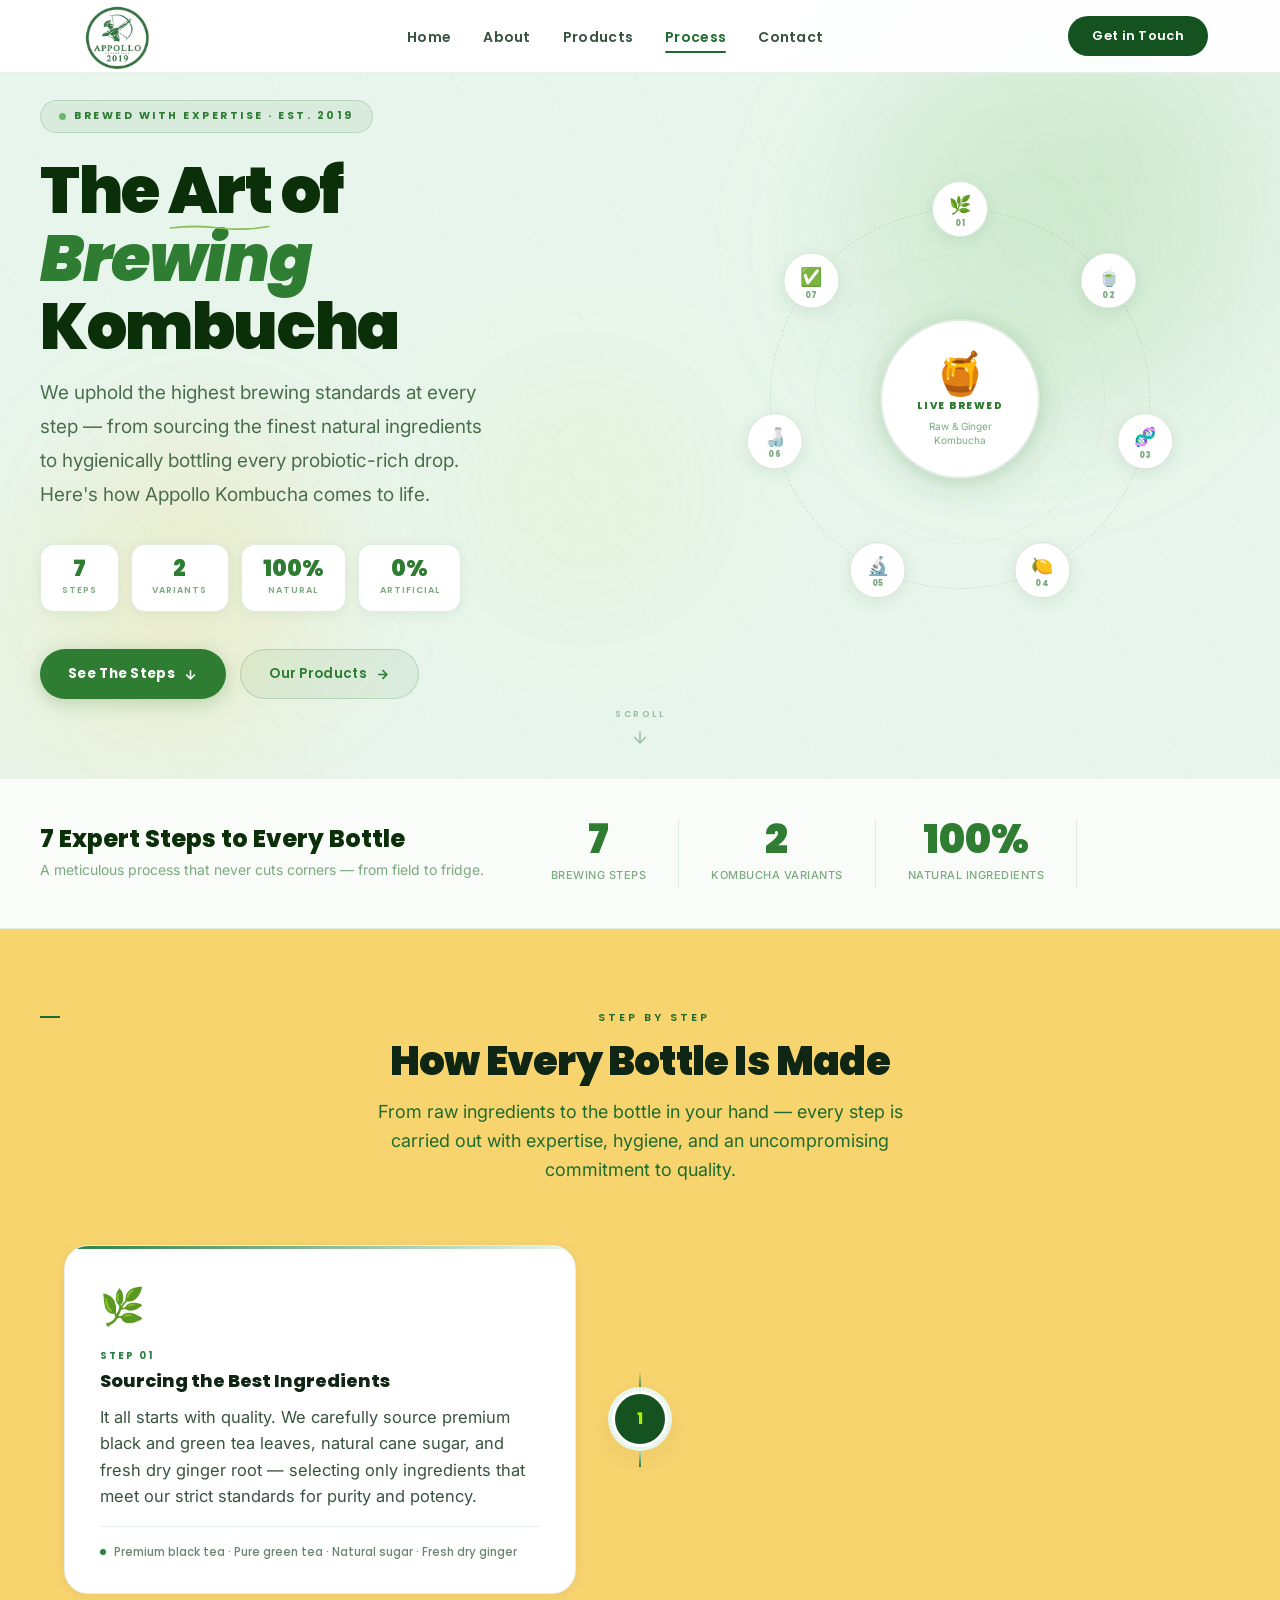
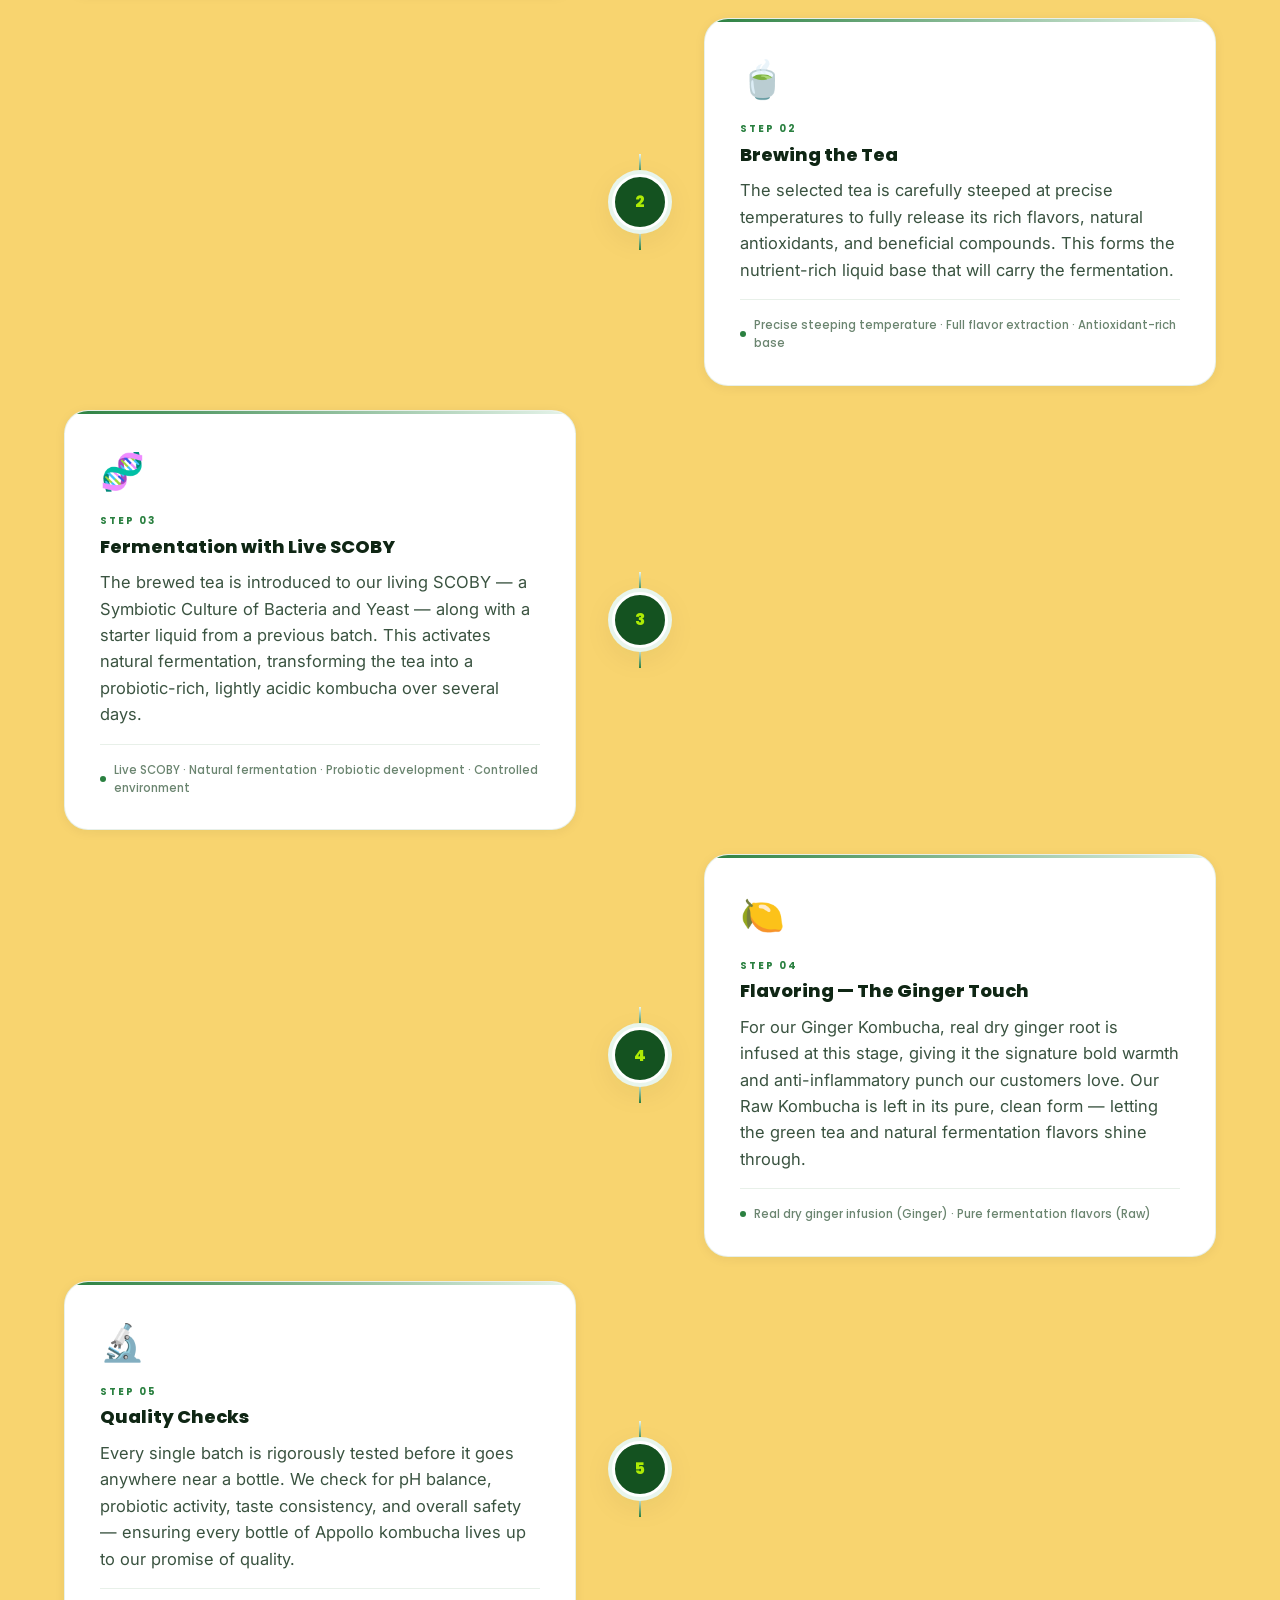
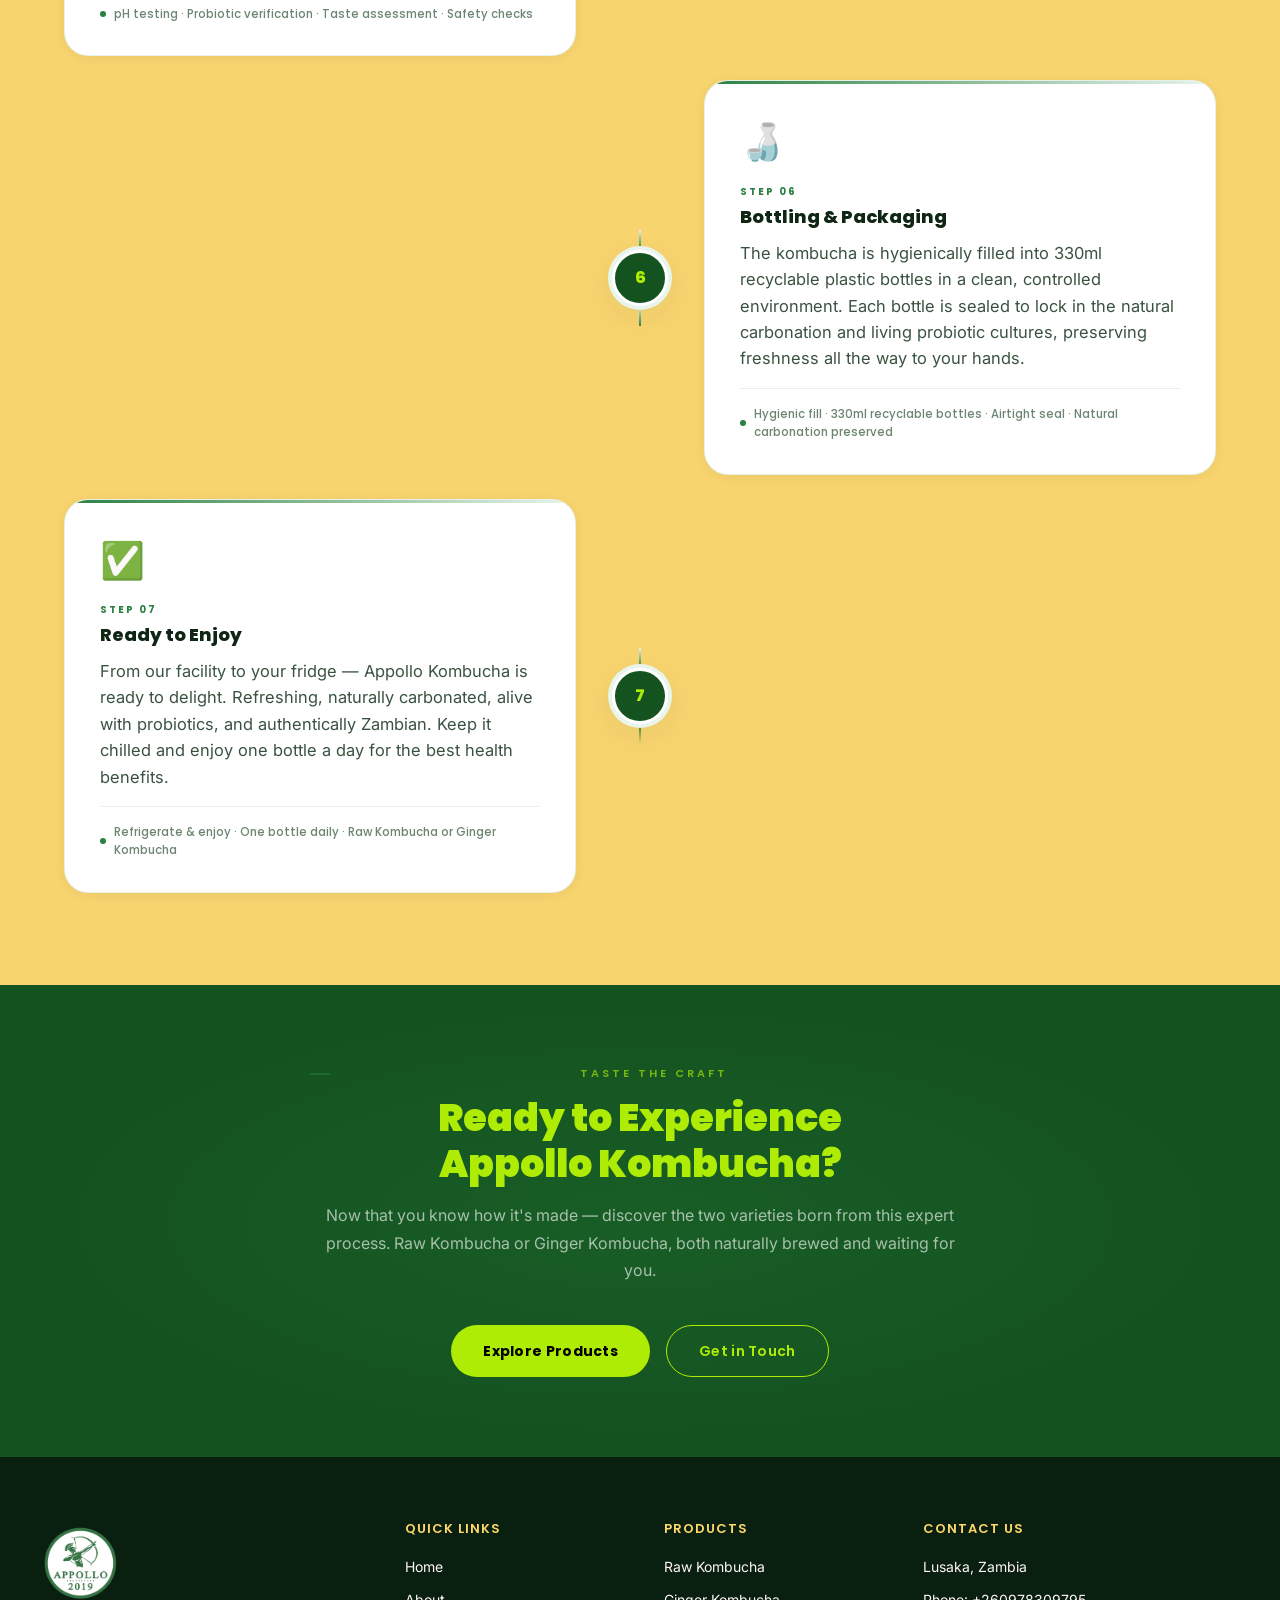
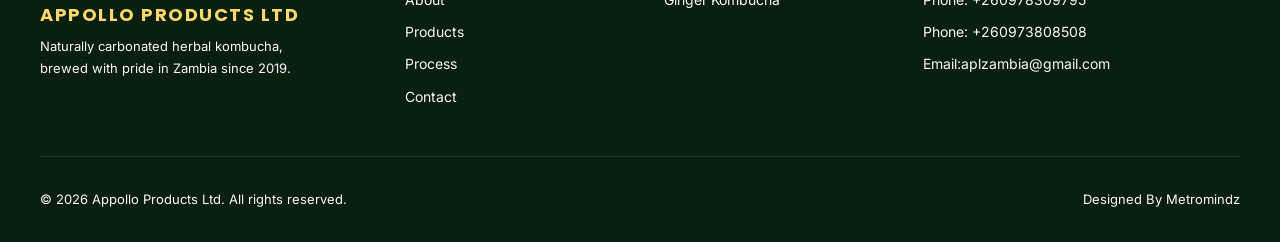
<file: process.html>
<!DOCTYPE html>
<html lang="en">
<head>
  <meta charset="UTF-8">
  <meta name="viewport" content="width=device-width, initial-scale=1.0">
  <title>Process | Appollo Products</title>
  <meta name="description" content="Discover how Appollo Products Ltd crafts Zambia's finest kombucha — from sourcing the finest ingredients to bottling every probiotic-rich drop.">
  <link rel="preconnect" href="https://fonts.googleapis.com">
  <link rel="preconnect" href="https://fonts.gstatic.com" crossorigin>
  <link
    href="https://fonts.googleapis.com/css2?family=Inter:wght@300;400;500;600&family=Poppins:wght@400;500;600;700;800&display=swap"
    rel="stylesheet">
  <link rel="stylesheet" href="style.css">
  <link rel="icon" type="image/ico" href="Assets/favicon.ico">
  <style>

    /* ═══════════════════════════════════════════════════════
       PROCESS HERO — FRESH LIGHT PANORAMIC
       Palette: warm cream #faf9f5 · sage #eef7ee · amber glow
       Two-column: left text + right animated step wheel
    ═══════════════════════════════════════════════════════ */

    /* Breadcrumb 
    .breadcrumb-bar {
      position: fixed; top: 72px; left: 0; right: 0; z-index: 99;
      background: rgba(255,255,255,0.96); backdrop-filter: blur(10px);
      border-bottom: 1px solid rgba(30,107,46,0.1); padding: 0 2rem;
    }
    .breadcrumb-bar-inner {
      max-width: 1200px; margin: 0 auto;
      display: flex; align-items: center; height: 38px; gap: 0.5rem;
    }
    .breadcrumb-bar a, .breadcrumb-bar span {
      font-family: 'Poppins', sans-serif; font-size: 12px; font-weight: 500;
      color: rgba(11,48,9,0.45); text-decoration: none; transition: color 0.2s;
    }
    .breadcrumb-bar a:hover { color: #1e6b2e; }
    .breadcrumb-bar .bc-current { color: #1e6b2e; font-weight: 600; }
    .breadcrumb-bar .bc-sep { font-size: 10px; opacity: 0.3; }

    /* ── Hero section ── */
    .proc-hero {
      position: relative;
      min-height: 70vh;
      display: flex;
      align-items: center;
      padding: 100px 2rem 80px;   /* navbar 72 + bc 38 = 110, plus buffer */
      background: var(--green-light);
      overflow: hidden;
    }

    /* Large circle background blobs */
    .proc-hero::before {
      content: '';
      position: absolute; top: -200px; right: -200px;
      width: 700px; height: 700px; border-radius: 50%;
      background: radial-gradient(circle, rgba(100,180,80,0.1) 0%, transparent 65%);
      pointer-events: none;
    }
    .proc-hero::after {
      content: '';
      position: absolute; bottom: -140px; left: -120px;
      width: 520px; height: 520px; border-radius: 50%;
      background: radial-gradient(circle, rgba(255,191,0,0.08) 0%, transparent 68%);
      pointer-events: none;
    }

    /* Subtle grid dots */
    .hero-grid-dots {
      position: absolute; inset: 0; pointer-events: none;
      background-image: radial-gradient(circle, rgba(30,107,46,0.05) 1px, transparent 1px);
      background-size: 32px 32px;
    }

    /* Animated blobs */
    .hero-blob { position: absolute; border-radius: 50%; filter: blur(68px); pointer-events: none; animation: blob-float 10s ease-in-out infinite; }
    .hero-blob-a { width: 360px; height: 360px; background: rgba(100,190,80,0.12);  top: 8%; right: 6%;   animation-delay: 0s; }
    .hero-blob-b { width: 260px; height: 260px; background: rgba(255,191,0,0.09);   bottom: 12%; left: 6%;  animation-delay: -5s; }
    .hero-blob-c { width: 200px; height: 200px; background: rgba(174,235,5,0.08);   top: 50%; left: 38%;  animation-delay: -3s; }
    @keyframes blob-float {
      0%,100%{transform:translate(0,0) scale(1);}
      33%{transform:translate(16px,-22px) scale(1.04);}
      66%{transform:translate(-12px,14px) scale(0.97);}
    }

    /* Diagonal stripe accent — very subtle */
    .hero-stripe {
      position: absolute; inset: 0; pointer-events: none;
      background-image: repeating-linear-gradient(
        62deg, transparent, transparent 80px,
        rgba(30,107,46,0.018) 80px, rgba(30,107,46,0.018) 81px
      );
    }

    /* Main layout */
    .proc-hero-content {
      align-items: center;
      position: relative; z-index: 5;
      max-width: 1200px; margin: 0 auto; width: 100%;
      display: grid; grid-template-columns: 1fr 1fr;
      gap: 5rem; align-items: center;
      animation: hero-reveal 0.9s ease 0.1s both;
    }
    @keyframes hero-reveal {
      from { opacity: 0; transform: translateY(28px); }
      to   { opacity: 1; transform: translateY(0); }
    }

    /* ── LEFT: text ── */
    /* .proc-hero-text { } */

    .proc-eyebrow {
      display: inline-flex; align-items: center; gap: 0.5rem;
      font-family: 'Poppins', sans-serif; font-size: 10.5px; font-weight: 700;
      letter-spacing: 2.5px; text-transform: uppercase;
      color: #2e7d32; background: rgba(46,125,50,0.08);
      border: 1px solid rgba(46,125,50,0.18);
      padding: 7px 18px; border-radius: 30px; margin-bottom: 1.5rem;
    }
    .eyebrow-pulse {
      width: 7px; height: 7px; border-radius: 50%; background: #66bb6a;
      animation: pulse-dot 2s ease-in-out infinite;
    }
    @keyframes pulse-dot { 0%,100%{opacity:1;transform:scale(1);} 50%{opacity:0.4;transform:scale(0.65);} }

    .proc-hero-text h1 {
      font-family: 'Poppins', sans-serif;
      font-size: clamp(34px, 5vw, 64px);
      font-weight: 900; color: #0b3009;
      line-height: 1.06; letter-spacing: -0.022em;
      margin-bottom: 1rem;
    }
    .proc-hero-text h1 .h1-italic { font-style: italic; color: #2e7d32; }

    /* Wavy underline accent on one word */
    .h1-underline {
      position: relative; display: inline-block;
    }
    .h1-underline::after {
      content: '';
      position: absolute; left: 0; right: 0; bottom: -5px; height: 6px;
      background: url("data:image/svg+xml,%3Csvg xmlns='http://www.w3.org/2000/svg' viewBox='0 0 200 12'%3E%3Cpath d='M2 8 Q50 2 100 8 Q150 14 198 5' stroke='%2388c057' stroke-width='3.5' fill='none' stroke-linecap='round'/%3E%3C/svg%3E")
        no-repeat center / 100% 100%;
    }

    .proc-hero-sub {
      font-size: 19px; color: #4a6e4c; line-height: 1.78;
      max-width: 460px; margin-bottom: 2rem;
    }

    /* Stat chips row */
    .proc-stat-row {
      display: flex; gap: 0.75rem; flex-wrap: wrap; margin-bottom: 2.3rem;
    }
    .proc-stat-chip {
      display: flex; flex-direction: column; align-items: center;
      background: #fff; border: 1px solid rgba(46,125,50,0.15);
      border-radius: 14px; padding: 0.85rem 1.3rem;
      box-shadow: 0 2px 12px rgba(30,107,46,0.07);
      transition: transform 0.22s, box-shadow 0.22s;
      min-width: 76px;
    }
    .proc-stat-chip:hover { transform: translateY(-3px); box-shadow: 0 8px 22px rgba(30,107,46,0.12); }
    .proc-stat-num { font-family: 'Poppins', sans-serif; font-size: 22px; font-weight: 900; color: #2e7d32; line-height: 1; }
    .proc-stat-lbl { font-family: 'Poppins', sans-serif; font-size: 9px; font-weight: 600; letter-spacing: 1px; text-transform: uppercase; color: #7aaa7e; margin-top: 0.2rem; text-align: center; }

    /* CTA buttons */
    .proc-hero-btns { display: flex; gap: 0.9rem; flex-wrap: wrap; }
    .btn-leaf {
      display: inline-flex; align-items: center; gap: 0.5rem;
      background: #2e7d32; color: #fff;
      font-family: 'Poppins', sans-serif; font-size: 13.5px; font-weight: 700;
      padding: 13px 28px; border-radius: 40px; text-decoration: none;
      letter-spacing: 0.3px; transition: all 0.3s ease;
      box-shadow: 0 4px 18px rgba(46,125,50,0.26);
    }
    .btn-leaf:hover { background: #1b5e20; transform: translateY(-3px); box-shadow: 0 10px 28px rgba(46,125,50,0.3); }
    .btn-sage-outline {
      display: inline-flex; align-items: center; gap: 0.5rem;
      background: rgba(46,125,50,0.07); color: #2e7d32;
      font-family: 'Poppins', sans-serif; font-size: 13.5px; font-weight: 600;
      padding: 13px 28px; border-radius: 40px; border: 1.5px solid rgba(46,125,50,0.22);
      text-decoration: none; letter-spacing: 0.3px; transition: all 0.3s ease;
    }
    .btn-sage-outline:hover { background: rgba(46,125,50,0.13); border-color: rgba(46,125,50,0.4); transform: translateY(-2px); }

    /* ── RIGHT: Step wheel / orbit ── */
    .proc-hero-visual {
      height: 100%;
      display: flex;
       justify-content: center; 
       align-items: center;
    }

    .step-orbit {
      position: relative;
      width: 400px; height: 400px;
      display: flex; align-items: center; justify-content: center;
    }

    /* Concentric rings */
    .orbit-ring {
      position: absolute; border-radius: 50%; border: 1.5px dashed;
      top: 50%; left: 50%; transform: translate(-50%,-50%);
    }
    .orbit-ring-1 { width: 380px; height: 380px; border-color: rgba(46,125,50,0.15); animation: spin-ring 32s linear infinite; }
    .orbit-ring-2 { width: 290px; height: 290px; border-color: rgba(100,180,80,0.12); animation: spin-ring 22s linear infinite reverse; }
    .orbit-ring-3 { width: 200px; height: 200px; border-color: rgba(174,235,5,0.15); animation: spin-ring 16s linear infinite; }
    @keyframes spin-ring { from{transform:translate(-50%,-50%) rotate(0deg);} to{transform:translate(-50%,-50%) rotate(360deg);} }

    /* Soft glow at center */
    .orbit-glow {
      position: absolute; width: 180px; height: 180px; border-radius: 50%;
      background: radial-gradient(circle, rgba(174,235,5,0.14) 0%, rgba(100,180,80,0.07) 50%, transparent 80%);
      top: 50%; left: 50%; transform: translate(-50%,-50%);
      animation: glow-breathe 5s ease-in-out infinite;
    }
    @keyframes glow-breathe { 0%,100%{opacity:0.7;transform:translate(-50%,-50%) scale(1);} 50%{opacity:1;transform:translate(-50%,-50%) scale(1.1);} }

    /* Centre card */
    .orbit-center {
      position: relative; z-index: 10;
      width: 160px; height: 160px; border-radius: 50%;
      background: #fff;
      border: 2px solid rgba(46,125,50,0.16);
      box-shadow: 0 8px 36px rgba(30,107,46,0.13), 0 2px 8px rgba(30,107,46,0.07);
      display: flex; flex-direction: column; align-items: center; justify-content: center;
      text-align: center; gap: 0.3rem;
      animation: center-float 6s ease-in-out infinite;
      
    }
    @keyframes center-float { 0%,100%{transform:translateY(0);} 50%{transform:translateY(-10px);} }
    .orbit-center-icon { font-size: 42px; line-height: 1; }
    .orbit-center-title {
      font-family: 'Poppins', sans-serif; font-size: 10px; font-weight: 800;
      color: #2e7d32; letter-spacing: 1.5px; text-transform: uppercase;
    }
    .orbit-center-sub { font-size: 10px; color: #7aaa7e; line-height: 1.4; }

    /* Orbiting step nodes */
    .step-node {
      position: absolute;
      top: 50%;
      left:50%;
      transform:translate(-50%,-50%);
      transform-origin:center;
      width: 56px; height: 56px; border-radius: 50%;
      background: #fff;
      border: 1.5px solid rgba(46,125,50,0.18);
      box-shadow: 0 4px 16px rgba(30,107,46,0.1);
      display: flex; flex-direction: column; align-items: center; justify-content:center ;
      font-size: 18px; gap: 1px;
      transition: transform 0.3s, box-shadow 0.3s;
      cursor: default;
      /* Positioning handled by CSS variables */
      --angle: 0deg;
      --radius: 190px;
      transform: translate(-50%, -50%) rotate(var(--angle)) translate(var(--radius)) rotate(calc(-1 * var(--angle)));
    }
    .step-node-inner {
      width: 100%; height: 100%;
      display: flex; flex-direction: column; align-items: center; justify-content: center;
      animation: node-bob var(--dur, 5s) ease-in-out infinite var(--delay, 0s);
    }
    .step-node:hover {
  transform:
    translate(-50%, -50%)
    rotate(var(--angle))
    translate(var(--radius))
    rotate(calc(-1 * var(--angle)))
    scale(1.18);

  box-shadow: 0 8px 24px rgba(30,107,46,0.18);
}
    .step-node-num {
      font-family: 'Poppins', sans-serif; font-size: 8px; font-weight: 800;
      color: #7aaa7e; letter-spacing: 0.5px; line-height: 1;
    }
    @keyframes node-bob {
      0%, 100% { transform: translateY(0) scale(1); }
      50% { transform: translateY(-7px) scale(1.04); }
    }

    /* Position each node around the ring starting from the top (-90deg) */
    .node-1 { --angle: -90deg; }
    .node-2 { --angle: -38.57deg; }
    .node-3 { --angle: 12.86deg; }
    .node-4 { --angle: 64.29deg; }
    .node-5 { --angle: 115.71deg; }
    .node-6 { --angle: 167.14deg; }
    .node-7 { --angle: 218.57deg; }
    /* Scroll cue */
    .proc-scroll-cue {
      position: absolute; bottom: 2rem; left: 50%; transform: translateX(-50%);
      z-index: 10; display: flex; flex-direction: column; align-items: center;
      gap: 0.35rem; animation: bounce-down 2.3s ease-in-out infinite;
      text-decoration: none;
    }
    .proc-scroll-cue span { font-family:'Poppins',sans-serif; font-size:9px; letter-spacing:2.5px; text-transform:uppercase; color:rgba(30,107,46,0.4); font-weight:600; }
    .proc-scroll-cue svg { color: rgba(30,107,46,0.35); }
    @keyframes bounce-down { 0%,100%{transform:translateX(-50%) translateY(0);} 50%{transform:translateX(-50%) translateY(6px);} }

    /* ════════════════════════════════════
       STATS BAR — white/light
    ════════════════════════════════════ */
    .steps-count-bar {
      background: var(--off-white); padding: 2.5rem 2rem;
      border-bottom: 1px solid rgba(46,125,50,0.1);
      box-shadow: 0 2px 18px rgba(30,107,46,0.06);
    }
    .steps-count-inner { max-width:1200px; 
      margin:0 auto;
       display:flex; 
       align-items:center; 
       justify-content:space-between;
        gap:2rem;
         flex-wrap:wrap; 
        }
    .steps-count-text h3 { font-family:'Poppins',sans-serif; 
    font-size:clamp(18px,2.5vw,24px);
     font-weight:800; 
     color:#0b3009; 
     margin-bottom:0.3rem;
     }
    .steps-count-text p { color:#7aaa7e;
       font-size:14px; 
      }
    .steps-count-nums {
       display:flex;
        gap:2rem; 
        flex-wrap:wrap;
       }
    .count-item {
       text-align:center;
       }
    .count-num {
       font-family:'Poppins',sans-serif; 
       font-size:clamp(28px,3.5vw,40px); 
       font-weight:900;
       color:#2e7d32; 
       line-height:1; 
       display:block;
       }
    .count-label {
       font-size:11px; 
       color:#7aaa7e; 
       font-weight:500; 
       letter-spacing:0.5px; 
       text-transform:uppercase; 
       margin-top:0.3rem; 
      }
    .count-divider { 
      width:1px;
       background:rgba(46,125,50,0.12);
        align-self:stretch;
       }

    /* ══════════════════════════════════════
       REST OF PAGE (intro, steps, quality, variants, testimonials, cta)
    ══════════════════════════════════════ */

    .proc-steps-section { padding:5rem 2rem; background:#f8d46f; position:relative; overflow:hidden; }
    .proc-steps-section .section-inner { max-width:1200px; margin:0 auto; position:relative; z-index:2; }
    .proc-steps-header { text-align:center; margin-bottom:3rem; }
    .proc-steps-header .section-label { font-family:'Poppins',sans-serif; font-size:11px; text-transform:uppercase; letter-spacing:3px; color:var(--green); font-weight:600; display:block; margin-bottom:0.7rem; }
    .proc-steps-header h2 { font-size:clamp(26px,3.5vw,40px); font-weight:900; color:var(--text-heading); margin-bottom:0.8rem; letter-spacing:-0.02em; }
    .proc-steps-header p { color:var(--green); font-size:18px; max-width:540px; margin:0 auto; line-height:1.6; }
    .proc-steps-list { display:flex; flex-direction:column; gap:0; }
    .proc-step { display:grid; grid-template-columns:1fr 80px 1fr; gap:0; align-items:center; position:relative; }
    .proc-step:nth-child(even) .proc-step-card { order:3; }
    .proc-step:nth-child(even) .proc-step-spine { order:2; }
    .proc-step:nth-child(even) .proc-step-empty { order:1; }
    .proc-step-spine { display:flex; flex-direction:column; align-items:center; position:relative; }
    .proc-step-spine-line { width:2px; flex:1; min-height:20px; background:linear-gradient(to bottom,var(--green-light),var(--green-mid)); }
    .proc-step-spine-line.top { background:linear-gradient(to bottom,transparent,var(--green-mid)); }
    .proc-step-spine-line.bottom { background:linear-gradient(to bottom,var(--green-mid),transparent); }
    .proc-step-dot { width:56px; height:56px; border-radius:50%; background:var(--green-dark); display:flex; align-items:center; justify-content:center; font-family:'Poppins',sans-serif; font-size:16px; font-weight:800; color:#aeeb05; border:3px solid var(--white); box-shadow:0 0 0 4px var(--green-light),var(--shadow-md); flex-shrink:0; z-index:2; position:relative; transition:transform 0.3s ease,box-shadow 0.3s ease; }
    .proc-step:hover .proc-step-dot { transform:scale(1.12); box-shadow:0 0 0 6px rgba(30,107,46,0.2),var(--shadow-lg); }
    .proc-step-card { background:var(--white); border-radius:var(--radius-lg); padding:2rem 2.2rem; margin:0.75rem 1.5rem; box-shadow:var(--shadow-sm); border:1px solid var(--border); transition:transform 0.35s var(--ease-out),box-shadow 0.35s ease; position:relative; overflow:hidden; }
    .proc-step-card::before { content:''; position:absolute; top:0; left:0; right:0; height:3px; background:linear-gradient(to right,var(--green-mid),var(--green-light)); border-radius:3px 3px 0 0; }
    .proc-step-card:hover { transform:translateY(-5px); box-shadow:var(--shadow-lg); }
    .proc-step-icon { font-size:36px; margin-bottom:0.8rem; display:block; }
    .proc-step-label { font-family:'Poppins',sans-serif; font-size:10px; font-weight:700; letter-spacing:2px; text-transform:uppercase; color:var(--green-mid); margin-bottom:0.4rem; }
    .proc-step-card h3 { font-size:18px; font-weight:800; color:var(--text-heading); margin-bottom:0.7rem; line-height:1.25; }
    .proc-step-card p { font-size:16.5px; color:var(--text-body); line-height:1.6; }
    .proc-step-detail { display:flex; align-items:center; gap:0.5rem; margin-top:1rem; padding-top:1rem; border-top:1px solid var(--border); font-family:'Poppins',sans-serif; font-size:11.5px; color:var(--text-muted); font-weight:500; }
    .proc-step-detail-dot { width:6px; height:6px; border-radius:50%; background:var(--green-mid); flex-shrink:0; }
    .quality-section { padding:6rem 2rem; background:var(--green-deep); position:relative; overflow:hidden; }
    .quality-section::before { content:''; position:absolute; inset:0; background:radial-gradient(ellipse at 20% 50%,rgba(30,107,46,0.28) 0%,transparent 55%),radial-gradient(ellipse at 85% 20%,rgba(184,120,0,0.12) 0%,transparent 50%); pointer-events:none; }
    .quality-section .section-inner { max-width:1200px; margin:0 auto; position:relative; z-index:2; }
    .quality-section .section-header { text-align:center; margin-bottom:4rem; }
    .quality-section .section-header .section-label { font-family:'Poppins',sans-serif; font-size:11px; text-transform:uppercase; letter-spacing:3px; color:rgba(174,235,5,0.7); font-weight:600; display:block; margin-bottom:0.7rem; }
    .quality-section .section-header h2 { font-size:clamp(26px,3.5vw,40px); font-weight:900; color:#aeeb05; margin-bottom:0.8rem; }
    .quality-section .section-header p { color:rgba(255,255,255,0.55); font-size:18px; max-width:520px; margin:0 auto; line-height:1.6; }
    .quality-grid { display:grid; grid-template-columns:repeat(3,1fr); gap:1.8rem; }
    .quality-card { background:rgba(255,255,255,0.05); border:1px solid rgba(255,255,255,0.08); border-radius:var(--radius-lg); padding:2rem 1.8rem; text-align:center; transition:transform 0.3s ease,background 0.3s ease,border-color 0.3s ease; }
    .quality-card:hover { transform:translateY(-6px); background:rgba(255,255,255,0.09); border-color:rgba(174,235,5,0.22); }
    .quality-icon { font-size:40px; display:block; margin-bottom:1.1rem; }
    .quality-card h3 { font-size:17px; font-weight:700; color:#aeeb05; margin-bottom:0.7rem; }
    .quality-card p { font-size:16px; color:rgba(255,255,255,0.6); line-height:1.6; }
    .variants-section { padding:6rem 2rem; background:#e9d5a8; }
    .variants-section .section-inner { max-width:1200px; margin:0 auto; }
    .variants-section .section-header { text-align:center; margin-bottom:4rem; }
    .variants-section .section-header .section-label { font-family:'Poppins',sans-serif; font-size:11px; text-transform:uppercase; letter-spacing:3px; color:var(--green); font-weight:600; display:block; margin-bottom:0.7rem; }
    .variants-section .section-header h2 { font-size:clamp(26px,3.5vw,40px); font-weight:900; color:var(--text-heading); margin-bottom:0.8rem; }
    .variants-section .section-header p { color:var(--text-muted); font-size:18px; max-width:520px; margin:0 auto; line-height:1.6; }
    .variants-grid { display:grid; grid-template-columns:1fr 1fr; gap:2.5rem; }
    .variant-card { border-radius:var(--radius-lg); overflow:hidden; box-shadow:var(--shadow-md); transition:transform 0.35s var(--ease-out),box-shadow 0.35s ease; }
    .variant-card:hover { transform:translateY(-8px); box-shadow:var(--shadow-lg); }
    .variant-img-zone { height:280px; display:flex; align-items:center; justify-content:center; position:relative; overflow:hidden; }
    .variant-card.raw .variant-img-zone { background:linear-gradient(160deg,#0d3b1a 0%,#1e6b2e 100%); }
    .variant-card.ginger .variant-img-zone { background:linear-gradient(160deg,#2b1800 0%,#5c3300 100%); }
    .variant-glow { position:absolute; width:220px; height:220px; border-radius:50%; opacity:0.2; left:50%; top:50%; transform:translate(-50%,-50%); animation:glow-pulse 4s ease-in-out infinite; }
    .variant-card.raw .variant-glow { background:radial-gradient(circle,#aeeb05 0%,transparent 70%); }
    .variant-card.ginger .variant-glow { background:radial-gradient(circle,#ffd86a 0%,transparent 70%); animation-delay:1.5s; }
    .variant-img-zone img { 
      width:200px; 
      height:250px;
       object-fit:contain; 
       position:relative; 
       z-index:2; 
       filter:drop-shadow(0 16px 36px rgba(0,0,0,0.4)); 
       animation:float 6s ease-in-out infinite; 
      }
    .variant-card.ginger .variant-img-zone img {
       animation-delay:0.8s;
       }
    .variant-badge {
       position:absolute;
        top:1.2rem; 
        right:1.2rem;
         font-family:'Poppins',sans-serif; 
         font-size:10px;
          font-weight:700; 
          letter-spacing:1.5px; 
          text-transform:uppercase; 
          padding:5px 14px; 
          border-radius:var(--radius-full);
           z-index:5; 
          }
    .variant-card.raw .variant-badge { 
      background:rgba(174,235,5,0.15); 
      color:#aeeb05;
       border:1px solid rgba(174,235,5,0.3); 
      }
    .variant-card.ginger .variant-badge {
       background:rgba(255,216,106,0.15); 
       color:var(--gold-warm); 
       border:1px solid rgba(255,216,106,0.3); 
      }
    .variant-info { padding:1.8rem 2rem 2rem; background:var(--white); }
    .variant-name { font-family:'Poppins',sans-serif; font-size:20px; font-weight:800; color:var(--text-heading); margin-bottom:0.5rem; }
    .variant-tagline { font-size:13.5px; color:var(--text-muted); font-style:italic; margin-bottom:1.2rem; }
    .variant-traits { display:flex; flex-wrap:wrap; gap:0.5rem; }
    .vtrait { font-family:'Poppins',sans-serif; font-size:11px; font-weight:600; padding:5px 13px; border-radius:var(--radius-full); }
    .variant-card.raw .vtrait { background:var(--green-light); color:var(--green-dark); border:1px solid rgba(30,107,46,0.15); }
    .variant-card.ginger .vtrait { background:var(--gold-pale); color:var(--gold); border:1px solid rgba(184,120,0,0.15); }
    .proc-testimonials { padding:6rem 2rem; background:var(--white); }
    .proc-testimonials .section-inner { max-width:1200px; margin:0 auto; }
    .proc-testimonials .section-header { text-align:center; margin-bottom:4rem; }
    .proc-testimonials .section-header .section-label { font-family:'Poppins',sans-serif; font-size:11px; text-transform:uppercase; letter-spacing:3px; color:var(--green); font-weight:600; display:block; margin-bottom:0.7rem; }
    .proc-testimonials .section-header h2 { font-size:clamp(26px,3.5vw,38px); font-weight:900; color:var(--text-heading); margin-bottom:0.5rem; }
    .proc-testimonials .section-header p { color:var(--text-muted); font-size:16px; }
    .proc-cta { padding:5rem 2rem; background:var(--green-dark); text-align:center; position:relative; overflow:hidden; }
    .proc-cta::before { content:''; position:absolute; inset:0; background:radial-gradient(ellipse at center,rgba(30,107,46,0.45) 0%,transparent 70%); pointer-events:none; }
    .proc-cta .section-inner { position:relative; z-index:2; max-width:660px; margin:0 auto; }
    .proc-cta .section-label { font-family:'Poppins',sans-serif; font-size:11px; text-transform:uppercase; letter-spacing:3px; color:rgba(174,235,5,0.65); font-weight:600; display:block; margin-bottom:0.8rem; }
    .proc-cta h2 { font-size:clamp(24px,3vw,38px); font-weight:900; color:#aeeb05; margin-bottom:1rem; }
    .proc-cta p { color:rgba(255,255,255,0.62); font-size:16px; margin-bottom:2.5rem; line-height:1.72; }
    .proc-cta-btns { display:flex; gap:1rem; justify-content:center; flex-wrap:wrap; }
    .btn-gold { display:inline-flex; align-items:center; justify-content:center; gap:0.5rem; background:#aeeb05; color: black; font-family:'Poppins',sans-serif; font-size:14px; font-weight:700; padding:14px 32px; border-radius:var(--radius-full); border:none; letter-spacing:0.3px; transition:all 0.3s ease; text-decoration:none; cursor:pointer; }
    .btn-gold:hover { background:var(--green-dark);  color:white;  transform:translateY(-3px); box-shadow:0 12px 30px rgba(0,0,0,0.25); }
    .btn-outline-white { display:inline-flex; align-items:center; justify-content:center;  border-color:#aeeb05 ;   background:transparent; color:#aeeb05; font-family:'Poppins',sans-serif; font-size:14px; font-weight:600; padding:14px 32px; border-radius:var(--radius-full); border:1.5px solid #aeeb05; letter-spacing:0.3px; transition:all 0.3s ease; text-decoration:none; }
    .btn-outline-white:hover { background:var(--green-dark); border-color:#aeeb05; color:white; transform:translateY(-2px); }

    /* ══ RESPONSIVE ══ */
    @media(max-width:1100px){ .quality-grid{grid-template-columns:repeat(2,1fr);} .proc-intro .section-inner{gap:3.5rem;} }
    @media(max-width:900px){
      .proc-hero{padding:130px 1.5rem 70px; min-height:auto;}
      .proc-hero-content{grid-template-columns:1fr; text-align:center; gap:3rem;}
      .proc-stat-row{justify-content:center;}
      .proc-hero-btns{justify-content:center;}
      .proc-hero-sub{margin:0 auto 2rem;}
      .step-orbit{width:300px; height:300px;}
      .orbit-ring-1{width:284px; height:284px;}
      .orbit-ring-2{width:218px; height:218px;}
      .orbit-ring-3{width:152px; height:152px;}
      .orbit-center{width:120px; height:120px;}
      .orbit-center-icon{font-size:32px;}
      .step-node{width:46px; height:46px; font-size:15px;}
      .step-node { --radius: 142px; }
      .node-1 { --angle: -90deg; }
      .node-2 { --angle: -38.57deg; }
      .node-3 { --angle: 12.86deg; }
      .node-4 { --angle: 64.29deg; }
      .node-5 { --angle: 115.71deg; }
      .node-6 { --angle: 167.14deg; }
      .node-7 { --angle: 218.57deg; }

      .proc-step{grid-template-columns:50px 1fr;}
      .proc-step-empty{display:none;}
      .proc-step:nth-child(even) .proc-step-card,.proc-step:nth-child(even) .proc-step-spine,.proc-step:nth-child(even) .proc-step-empty{order:unset;}
      .proc-step-spine{grid-column:1; grid-row:1/span 2;}
      .proc-step-card{grid-column:2; margin:0.5rem 0 0.5rem 1rem;}
      .quality-grid{grid-template-columns:1fr 1fr; gap:1.4rem;}
      .variants-grid{grid-template-columns:1fr; max-width:440px; margin:0 auto;}
    }
    @media(max-width:768px){
      .breadcrumb-bar{top:56px;}
      .proc-hero{padding:116px 1.25rem 60px;}
      .proc-steps-section,.quality-section,.variants-section,.proc-testimonials,.proc-cta,.proc-intro{padding:5rem 1.25rem;}
      .steps-count-bar{padding:2rem 1.25rem;}
      .steps-count-inner{flex-direction:column; gap:1.5rem; align-items:flex-start;}
      .steps-count-nums{gap:1.5rem;}
      .count-divider{display:none;}
      .proc-step-card{padding:1.5rem 1.6rem; margin:0.4rem 0 0.4rem 0.8rem;}
      .proc-step-dot{width:46px; height:46px; font-size:14px;}
      .quality-grid{grid-template-columns:1fr; max-width:400px; margin:0 auto; gap:1.2rem;}
      .proc-cta-btns{flex-direction:column; align-items:center;}
      .btn-gold,.btn-outline-white{width:100%; max-width:300px;}
      .proc-hero-btns{flex-direction:column; align-items:center; gap:0.8rem;}
      .btn-leaf,.btn-sage-outline{width:100%; max-width:280px; justify-content:center;}
      .proc-stat-row{gap:0.5rem;}
      .proc-stat-chip{padding:0.75rem 1rem; min-width:68px;}
      .proc-scroll-cue{display:none;}
    }
    @media(max-width:576px){
      .proc-hero{padding:108px 1rem 50px;}
      .proc-hero-text h1{font-size:30px;}
      .proc-hero-sub{font-size:15px;}
      .step-orbit{width:250px; height:250px;}
      .orbit-ring-1{width:236px; height:236px;}
      .orbit-ring-2{width:180px; height:180px;}
      .orbit-ring-3{width:126px; height:126px;}
      .orbit-center{width:100px; height:100px;}
      .orbit-center-icon{font-size:28px;}
      .step-node { --radius: 118px; }
      .proc-stat-num{font-size:19px;}
      .proc-steps-section,.quality-section,.variants-section,.proc-testimonials,.proc-cta,.proc-intro{padding:4rem 1rem;}
    }
    @media(max-width:400px){
      .proc-hero{padding:100px 0.9rem 40px;}
      .proc-hero-text h1{font-size:27px;}
      .step-orbit{width:220px; height:220px;}
      .orbit-ring-1{width:208px;height:208px;}
      .orbit-ring-2{width:160px;height:160px;}
      .step-node { --radius: 104px; }
    }
  </style>
</head>
<body>

  <!-- NAV -->
  <nav id="navbar">
    <div class="nav-inner">
      <a href="index.html" class="nav-logo" id="navLogo">
        <img src="Assets/LOGO (2).webp" alt="Appollo Logo" class="nav-logo-img">
      </a>
      <ul class="nav-links" id="navLinks">
        <li><a href="index.html"    class="nav-link">Home</a></li>
        <li><a href="about.html"    class="nav-link">About</a></li>
        <li><a href="products.html" class="nav-link">Products</a></li>
        <li><a href="process.html"  class="nav-link active">Process</a></li>
        <li><a href="contact.html"  class="nav-link">Contact</a></li>
      </ul>
      <a href="contact.html" class="nav-cta" id="navCta">Get in Touch</a>
      <button class="mobile-toggle" id="mobileToggle" aria-label="Toggle menu">
        <span></span><span></span><span></span>
      </button>
    </div>
  </nav>

  <!-- ════════════════════════════════════
       HERO — LIGHT PANORAMIC
  ════════════════════════════════════ -->
  <section class="proc-hero">
    <div class="hero-grid-dots"></div>
    <div class="hero-stripe"></div>
    <div class="hero-blob hero-blob-a"></div>
    <div class="hero-blob hero-blob-b"></div>
    <div class="hero-blob hero-blob-c"></div>

    <div class="proc-hero-content">

      <!-- LEFT: text -->
      <div class="proc-hero-text">
        <div class="proc-eyebrow">
          <span class="eyebrow-pulse"></span>
          Brewed with Expertise · Est. 2019
        </div>

        <h1>The <span class="h1-underline">Art</span> of<br>
          <span class="h1-italic">Brewing</span> Kombucha
        </h1>

        <p class="proc-hero-sub">We uphold the highest brewing standards at every step — from sourcing the finest natural ingredients to hygienically bottling every probiotic-rich drop. Here's how Appollo Kombucha comes to life.</p>

        <!-- Stat chips -->
        <div class="proc-stat-row">
          <div class="proc-stat-chip"><span class="proc-stat-num">7</span><span class="proc-stat-lbl">Steps</span></div>
          <div class="proc-stat-chip"><span class="proc-stat-num">2</span><span class="proc-stat-lbl">Variants</span></div>
          <div class="proc-stat-chip"><span class="proc-stat-num">100%</span><span class="proc-stat-lbl">Natural</span></div>
          <div class="proc-stat-chip"><span class="proc-stat-num">0%</span><span class="proc-stat-lbl">Artificial</span></div>
        </div>

        <!-- Buttons -->
        <div class="proc-hero-btns">
          <a href="#steps" class="btn-leaf">
            See The Steps
            <svg width="15" height="15" viewBox="0 0 24 24" fill="none" stroke="currentColor" stroke-width="2.5"><path d="M12 5v14M5 12l7 7 7-7"/></svg>
          </a>
          <a href="products.html" class="btn-sage-outline">
            Our Products
            <svg width="15" height="15" viewBox="0 0 24 24" fill="none" stroke="currentColor" stroke-width="2.5"><path d="M5 12h14M12 5l7 7-7 7"/></svg>
          </a>
        </div>
      </div>

      <!-- RIGHT: animated step orbit -->
      <div class="proc-hero-visual">
        <div class="step-orbit">
          <!-- Rings -->
          <div class="orbit-ring orbit-ring-1"></div>
          <div class="orbit-ring orbit-ring-2"></div>
          <div class="orbit-ring orbit-ring-3"></div>
          <!-- Glow -->
          <div class="orbit-glow"></div>

          <!-- 7 step nodes -->
          <div class="step-node node-1" title="Sourcing Ingredients"><div class="step-node-inner">🌿<span class="step-node-num">01</span></div></div>
          <div class="step-node node-2" title="Brewing the Tea"><div class="step-node-inner">🍵<span class="step-node-num">02</span></div></div>
          <div class="step-node node-3" title="SCOBY Fermentation"><div class="step-node-inner">🧬<span class="step-node-num">03</span></div></div>
          <div class="step-node node-4" title="Flavoring"><div class="step-node-inner">🍋<span class="step-node-num">04</span></div></div>
          <div class="step-node node-5" title="Quality Checks"><div class="step-node-inner">🔬<span class="step-node-num">05</span></div></div>
          <div class="step-node node-6" title="Bottling"><div class="step-node-inner">🍶<span class="step-node-num">06</span></div></div>
          <div class="step-node node-7" title="Ready to Enjoy"><div class="step-node-inner">✅<span class="step-node-num">07</span></div></div>

          <!-- Centre -->
          <div class="orbit-center">
            <div class="orbit-center-icon">🍯</div>
            <div class="orbit-center-title">Live Brewed</div>
            <div class="orbit-center-sub">Raw &amp; Ginger<br>Kombucha</div>
          </div>
        </div>
      </div>

    </div>

    <!-- Scroll cue -->
    <a href="#steps" class="proc-scroll-cue">
      <span>Scroll</span>
      <svg width="20" height="20" viewBox="0 0 24 24" fill="none" stroke="currentColor" stroke-width="2"><path d="M12 5v14M5 12l7 7 7-7"/></svg>
    </a>
  </section>

  <!-- STATS BAR -->
  <div class="steps-count-bar">
    <div class="steps-count-inner">
      <div class="steps-count-text">
        <h3>7 Expert Steps to Every Bottle</h3>
        <p>A meticulous process that never cuts corners — from field to fridge.</p>
      </div>
      <div class="steps-count-nums stagger">
        <div class="count-item"><span class="count-num">7</span><span class="count-label">Brewing Steps</span></div>
        <div class="count-divider"></div>
        <div class="count-item"><span class="count-num">2</span><span class="count-label">Kombucha Variants</span></div>
        <div class="count-divider"></div>
        <div class="count-item"><span class="count-num">100%</span><span class="count-label">Natural Ingredients</span></div>
        <div class="count-divider"></div>
        <div class="count-item"><span class="count-num">0%</span><span class="count-label">Artificial Additives</span></div>
      </div>
    </div>
  </div>



  <!-- 7-STEP PROCESS -->
  <section class="proc-steps-section" id="steps">
    <div class="section-inner">
      <div class="proc-steps-header reveal-up">
        <span class="section-label">Step by Step</span>
        <h2>How Every Bottle Is Made</h2>
        <p>From raw ingredients to the bottle in your hand — every step is carried out with expertise, hygiene, and an uncompromising commitment to quality.</p>
      </div>
      <div class="proc-steps-list">
        <div class="proc-step reveal-left">
          <div class="proc-step-card" data-step="1"><span class="proc-step-icon">🌿</span><div class="proc-step-label">Step 01</div><h3>Sourcing the Best Ingredients</h3><p>It all starts with quality. We carefully source premium black and green tea leaves, natural cane sugar, and fresh dry ginger root — selecting only ingredients that meet our strict standards for purity and potency.</p><div class="proc-step-detail"><div class="proc-step-detail-dot"></div>Premium black tea · Pure green tea · Natural sugar · Fresh dry ginger</div></div>
          <div class="proc-step-spine"><div class="proc-step-spine-line top"></div><div class="proc-step-dot">1</div><div class="proc-step-spine-line"></div></div>
          <div class="proc-step-empty"></div>
        </div>
        <div class="proc-step reveal-right">
          <div class="proc-step-empty"></div>
          <div class="proc-step-spine"><div class="proc-step-spine-line"></div><div class="proc-step-dot">2</div><div class="proc-step-spine-line"></div></div>
          <div class="proc-step-card" data-step="2"><span class="proc-step-icon">🍵</span><div class="proc-step-label">Step 02</div><h3>Brewing the Tea</h3><p>The selected tea is carefully steeped at precise temperatures to fully release its rich flavors, natural antioxidants, and beneficial compounds. This forms the nutrient-rich liquid base that will carry the fermentation.</p><div class="proc-step-detail"><div class="proc-step-detail-dot"></div>Precise steeping temperature · Full flavor extraction · Antioxidant-rich base</div></div>
        </div>
        <div class="proc-step reveal-left">
          <div class="proc-step-card" data-step="3"><span class="proc-step-icon">🧬</span><div class="proc-step-label">Step 03</div><h3>Fermentation with Live SCOBY</h3><p>The brewed tea is introduced to our living SCOBY — a Symbiotic Culture of Bacteria and Yeast — along with a starter liquid from a previous batch. This activates natural fermentation, transforming the tea into a probiotic-rich, lightly acidic kombucha over several days.</p><div class="proc-step-detail"><div class="proc-step-detail-dot"></div>Live SCOBY · Natural fermentation · Probiotic development · Controlled environment</div></div>
          <div class="proc-step-spine"><div class="proc-step-spine-line"></div><div class="proc-step-dot">3</div><div class="proc-step-spine-line"></div></div>
          <div class="proc-step-empty"></div>
        </div>
        <div class="proc-step reveal-right">
          <div class="proc-step-empty"></div>
          <div class="proc-step-spine"><div class="proc-step-spine-line"></div><div class="proc-step-dot">4</div><div class="proc-step-spine-line"></div></div>
          <div class="proc-step-card" data-step="4"><span class="proc-step-icon">🍋</span><div class="proc-step-label">Step 04</div><h3>Flavoring — The Ginger Touch</h3><p>For our Ginger Kombucha, real dry ginger root is infused at this stage, giving it the signature bold warmth and anti-inflammatory punch our customers love. Our Raw Kombucha is left in its pure, clean form — letting the green tea and natural fermentation flavors shine through.</p><div class="proc-step-detail"><div class="proc-step-detail-dot"></div>Real dry ginger infusion (Ginger) · Pure fermentation flavors (Raw)</div></div>
        </div>
        <div class="proc-step reveal-left">
          <div class="proc-step-card" data-step="5"><span class="proc-step-icon">🔬</span><div class="proc-step-label">Step 05</div><h3>Quality Checks</h3><p>Every single batch is rigorously tested before it goes anywhere near a bottle. We check for pH balance, probiotic activity, taste consistency, and overall safety — ensuring every bottle of Appollo kombucha lives up to our promise of quality.</p><div class="proc-step-detail"><div class="proc-step-detail-dot"></div>pH testing · Probiotic verification · Taste assessment · Safety checks</div></div>
          <div class="proc-step-spine"><div class="proc-step-spine-line"></div><div class="proc-step-dot">5</div><div class="proc-step-spine-line"></div></div>
          <div class="proc-step-empty"></div>
        </div>
        <div class="proc-step reveal-right">
          <div class="proc-step-empty"></div>
          <div class="proc-step-spine"><div class="proc-step-spine-line"></div><div class="proc-step-dot">6</div><div class="proc-step-spine-line"></div></div>
          <div class="proc-step-card" data-step="6"><span class="proc-step-icon">🍶</span><div class="proc-step-label">Step 06</div><h3>Bottling &amp; Packaging</h3><p>The kombucha is hygienically filled into 330ml recyclable plastic bottles in a clean, controlled environment. Each bottle is sealed to lock in the natural carbonation and living probiotic cultures, preserving freshness all the way to your hands.</p><div class="proc-step-detail"><div class="proc-step-detail-dot"></div>Hygienic fill · 330ml recyclable bottles · Airtight seal · Natural carbonation preserved</div></div>
        </div>
        <div class="proc-step reveal-left">
          <div class="proc-step-card" data-step="7"><span class="proc-step-icon">✅</span><div class="proc-step-label">Step 07</div><h3>Ready to Enjoy</h3><p>From our facility to your fridge — Appollo Kombucha is ready to delight. Refreshing, naturally carbonated, alive with probiotics, and authentically Zambian. Keep it chilled and enjoy one bottle a day for the best health benefits.</p><div class="proc-step-detail"><div class="proc-step-detail-dot"></div>Refrigerate &amp; enjoy · One bottle daily · Raw Kombucha or Ginger Kombucha</div></div>
          <div class="proc-step-spine"><div class="proc-step-spine-line"></div><div class="proc-step-dot">7</div><div class="proc-step-spine-line bottom"></div></div>
          <div class="proc-step-empty"></div>
        </div>
      </div>
    </div>
  </section>

  <!-- QUALITY
  <section class="quality-section">
    <div class="section-inner">
      <div class="section-header reveal-up">
        <span class="section-label">Our Standards</span>
        <h2>Quality in Every Drop</h2>
        <p>We uphold the highest brewing standards so that every sip of Appollo Kombucha is safe, refreshing, and full of natural goodness.</p>
      </div>
      <div class="quality-grid stagger">
        <div class="quality-card"><span class="quality-icon">🌿</span><h3>100% Natural Inputs</h3><p>Every ingredient — tea, sugar, ginger, SCOBY — is natural. We never use artificial flavors, colors, or preservatives at any stage.</p></div>
        <div class="quality-card"><span class="quality-icon">🧪</span><h3>Batch Testing</h3><p>Each batch is individually tested for pH, taste, probiotic activity, and safety before a single bottle is filled.</p></div>
        <div class="quality-card"><span class="quality-icon">🏭</span><h3>Hygienic Facility</h3><p>Our Zambia-based brewery maintains strict hygiene standards throughout the brewing and bottling process.</p></div>
        <div class="quality-card"><span class="quality-icon">🦠</span><h3>Live Probiotic Guarantee</h3><p>We verify live probiotic cultures are present and active in every batch — not just during production, but through to the shelf.</p></div>
        <div class="quality-card"><span class="quality-icon">♻️</span><h3>Sustainable Packaging</h3><p>Our 330ml bottles are fully recyclable. We're committed to minimizing our environmental impact as we grow.</p></div>
        <div class="quality-card"><span class="quality-icon">🇿🇲</span><h3>Proudly Made in Zambia</h3><p>Brewed, tested, and bottled right here in Zambia — supporting local and delivering authenticity in every sip.</p></div>
      </div>
    </div>
  </section>-->


  <!-- CTA -->
  <section class="proc-cta reveal-up">
    <div class="section-inner">
      <span class="section-label">Taste the Craft</span>
      <h2>Ready to Experience<br>Appollo Kombucha?</h2>
      <p>Now that you know how it's made — discover the two varieties born from this expert process. Raw Kombucha or Ginger Kombucha, both naturally brewed and waiting for you.</p>
      <div class="proc-cta-btns">
        <a href="products.html" class="btn-gold">Explore Products</a>
        <a href="contact.html" class="btn-outline-white">Get in Touch</a>
      </div>
    </div>
  </section>

  <!-- FOOTER -->
  <footer id="footer">
    <div class="footer-inner">
      <div class="footer-top">
        <div class="footer-brand-col">
          <div class="footer-brand-row">
            <img src="Assets/LOGO (2).webp" alt="Appollo Logo" class="footer-logo-img">
            <div><div class="footer-brand">APPOLLO PRODUCTS LTD</div><div class="footer-tagline">Naturally carbonated herbal kombucha,<br>brewed with pride in Zambia since 2019.</div></div>
          </div>
        </div>
        <div class="footer-col"><h4>Quick Links</h4><ul><li><a href="index.html">Home</a></li><li><a href="about.html">About</a></li><li><a href="products.html">Products</a></li><li><a href="process.html">Process</a></li><li><a href="contact.html">Contact</a></li></ul></div>
        <div class="footer-col"><h4>Products</h4><ul><li><a href="products.html">Raw Kombucha</a></li><li><a href="products.html">Ginger Kombucha</a></li></ul>        </div>
        <div class="footer-col">
          <h4>Contact us</h4>
        <ul>
            <li>Lusaka, Zambia</li>
            <li><a href="tel:+260978309795">Phone: +260978309795</a></li>
            <li><a href="tel:+260973808508">Phone: +260973808508</a></li>
            <li><a href="mailto:aplzambia@gmail.com"> Email:aplzambia@gmail.com</a></li>
          </ul>
        </div>
      </div>
      <div class="footer-bottom">
        <p>© 2026 Appollo Products Ltd. All rights reserved.</p>
        <p>Designed By <a href="https://metromindz.com/" target="_blank" rel="noopener noreferrer"><span>Metromindz</span></a></p>
      </div>
    </div>
  </footer>

  <script src="script.js?v=1.1"></script>
</body>
</html>
</file>
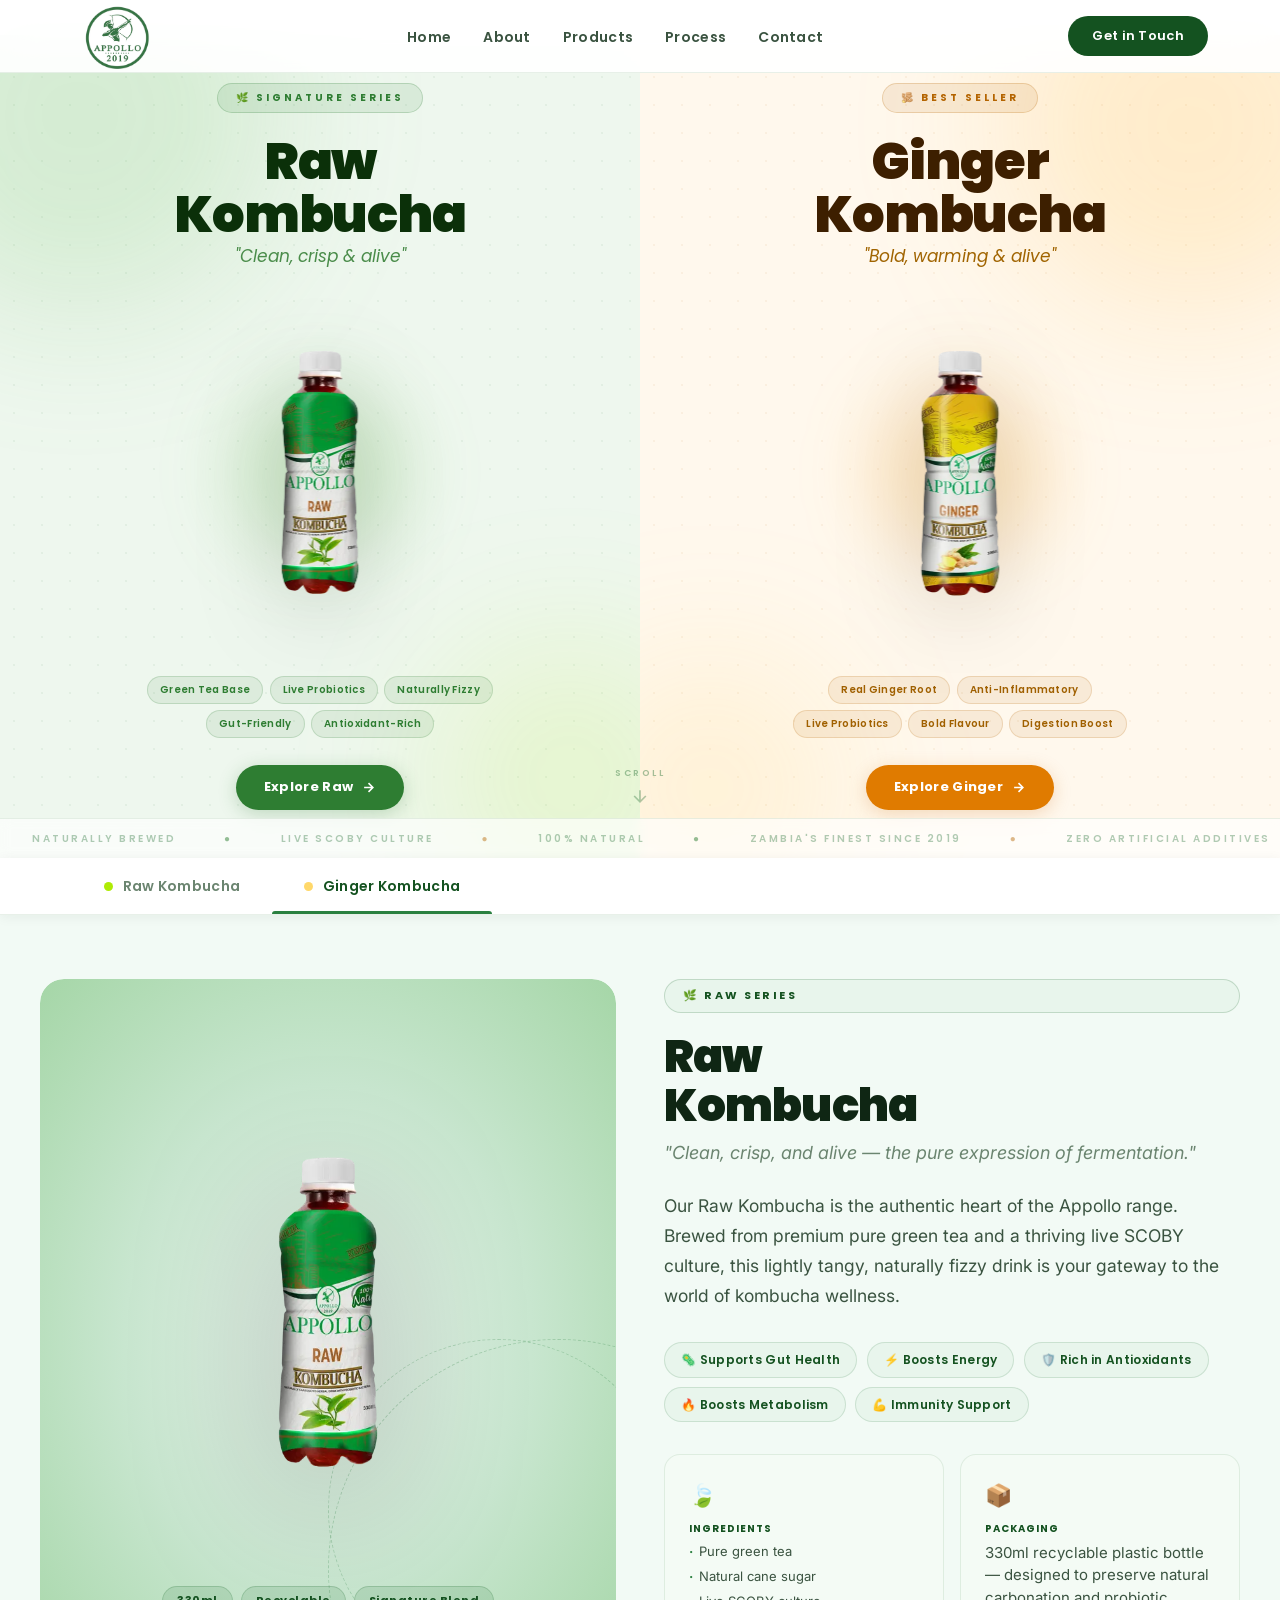
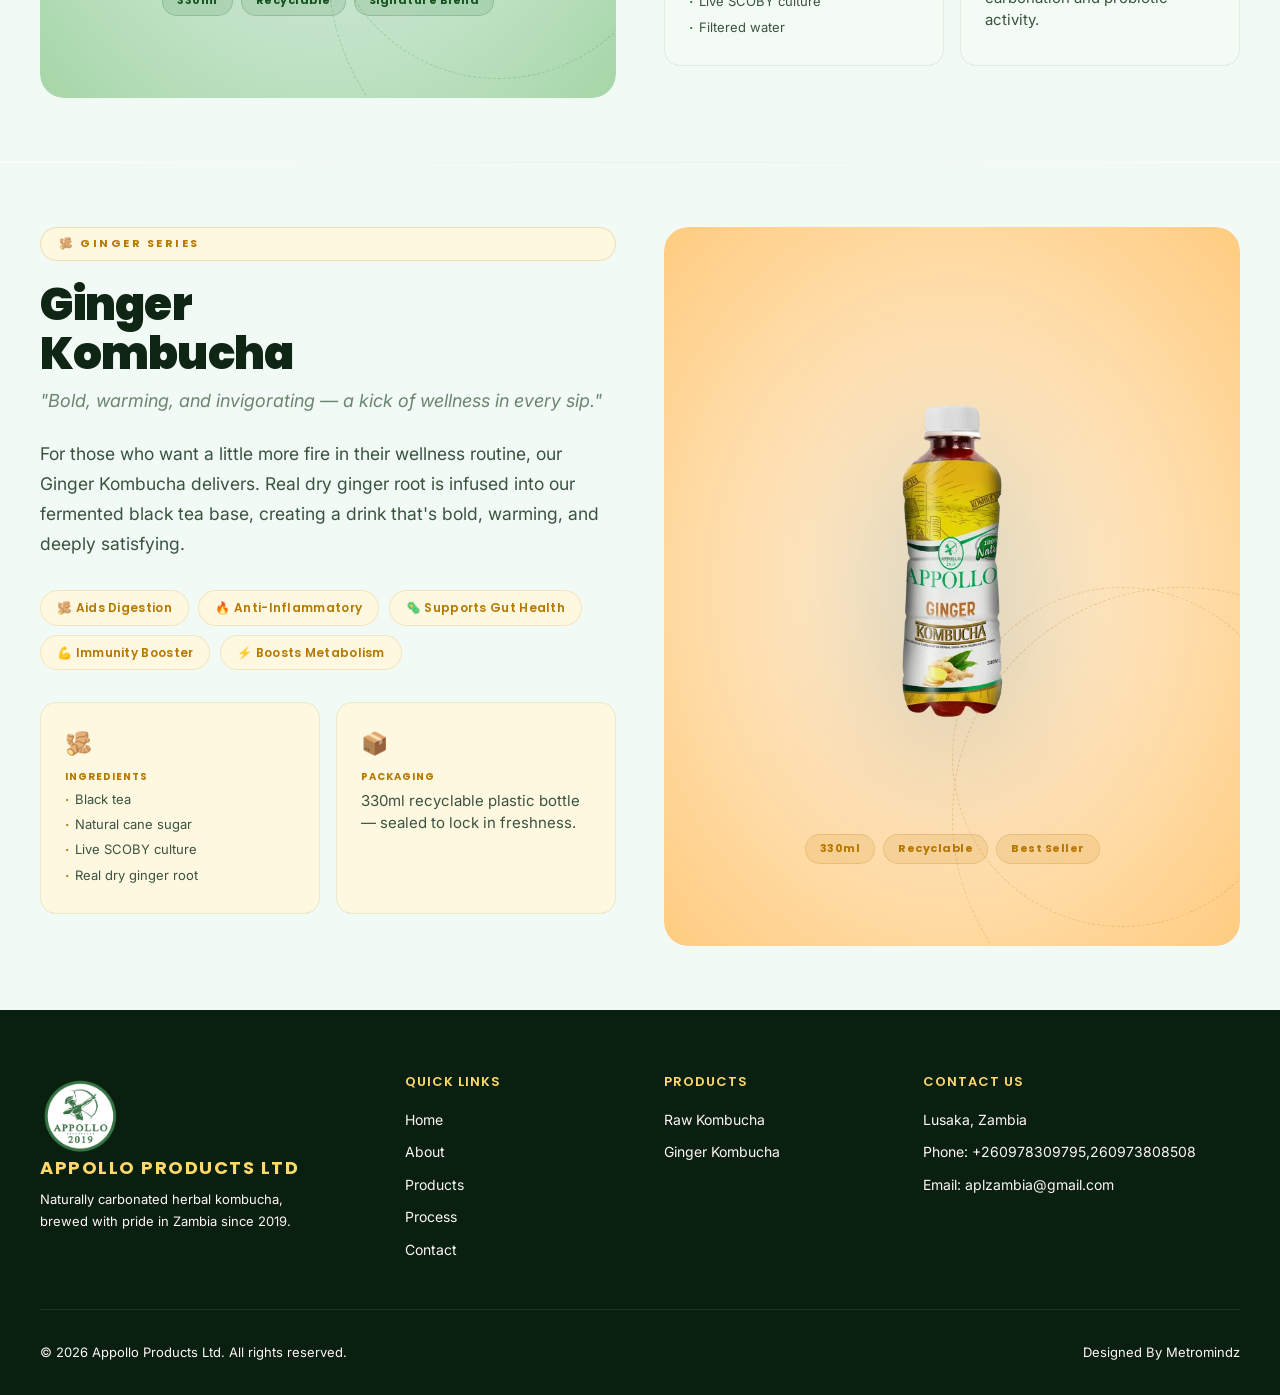
<file: Products.html>
<!DOCTYPE html>
<html lang="en">
<head>
  <meta charset="UTF-8">
  <meta name="viewport" content="width=device-width, initial-scale=1.0">
  <title>Our Products — Appollo Products | Raw & Ginger Kombucha</title>
  <meta name="description" content="Explore Appollo Products Ltd's two signature kombucha varieties — Raw Kombucha and Ginger Kombucha. Naturally brewed, probiotic-rich, 100% natural. Zambia's finest since 2019.">
  <link rel="preconnect" href="https://fonts.googleapis.com">
  <link rel="preconnect" href="https://fonts.gstatic.com" crossorigin>
  <link href="https://fonts.googleapis.com/css2?family=Inter:wght@300;400;500;600&family=Poppins:wght@400;500;600;700;800&display=swap" rel="stylesheet">
  <link rel="stylesheet" href="style.css">
  <link rel="icon" type="image/ico" href="Assets/favicon.ico">
  <style>

    /*.breadcrumb-bar {
      position: fixed; top: 72px; left: 0; right: 0; z-index: 99;
      background: rgba(255,255,255,0.96); backdrop-filter: blur(10px);
      border-bottom: 1px solid rgba(30,107,46,0.1); padding: 0 2rem;
    }
    .breadcrumb-bar-inner {
      max-width: 1200px; margin: 0 auto;
      display: flex; align-items: center; height: 38px; gap: 0.5rem;
    }
    .breadcrumb-bar a, .breadcrumb-bar span {
      font-family: 'Poppins', sans-serif; font-size: 12px; font-weight: 500;
      color: rgba(11,48,9,0.45); text-decoration: none; transition: color 0.2s;
    }
    .breadcrumb-bar a:hover { color: #1e6b2e; }
    .breadcrumb-bar .bc-current { color: #1e6b2e; font-weight: 600; }
    .breadcrumb-bar .bc-sep { font-size: 10px; opacity: 0.3; }

    /* ═══════════════════════════════
       HERO — SPLIT SCREEN
    ═══════════════════════════════ */
    .prod-hero {
      position: relative; min-height: 80vh;
      display: grid; grid-template-columns: 1fr 1fr;
      overflow: hidden; padding-top:35px;
    }

    .hero-panel {
      position: relative; display: flex;
      flex-direction: column; align-items: center; justify-content: center;
      padding: 3rem 2rem; overflow: hidden;
      cursor: pointer; transition: flex 0.6s cubic-bezier(0.77,0,0.175,1);
    }
    .hero-panel.left  { background: #eef7ee; }
    .hero-panel.right { background: #fff8ed; }

    @media (min-width: 900px) {
      .hero-panel { flex: 1; }
      .hero-panel:hover { flex: 1.14; }
    }

    .panel-blob {
      position: absolute; border-radius: 50%; filter: blur(72px);
      pointer-events: none; animation: blob-sway 9s ease-in-out infinite;
    }
    .left  .panel-blob-1 { width:400px;height:400px; background:rgba(100,190,90,0.18);  top:-120px;left:-120px; }
    .left  .panel-blob-2 { width:280px;height:280px; background:rgba(174,235,5,0.13);   bottom:-60px;right:-70px; animation-delay:-4.5s; }
    .right .panel-blob-1 { width:380px;height:380px; background:rgba(255,180,50,0.18);  top:-100px;right:-100px; }
    .right .panel-blob-2 { width:260px;height:260px; background:rgba(255,210,80,0.15);  bottom:-60px;left:-60px; animation-delay:-3s; }
    @keyframes blob-sway {
      0%,100%{transform:translate(0,0) scale(1);}
      33%{transform:translate(20px,-18px) scale(1.04);}
      66%{transform:translate(-14px,16px) scale(0.97);}
    }

    .panel-texture {
      position: absolute; inset: 0; pointer-events: none;
      background-image: radial-gradient(circle, rgba(30,107,46,0.06) 1px, transparent 1px);
      background-size: 28px 28px;
    }
    .right .panel-texture {
      background-image: radial-gradient(circle, rgba(180,100,0,0.06) 1px, transparent 1px);
    }

    .panel-content {
      position: relative; z-index: 5;
      display: flex; flex-direction: column; align-items: center;
      text-align: center; width: 100%; max-width: 370px;
    }

    .panel-series-tag {
      font-family: 'Poppins', sans-serif; font-size: 10px; font-weight: 700;
      letter-spacing: 3px; text-transform: uppercase;
      padding: 6px 18px; border-radius: 30px;
      margin-bottom: 1.4rem; display: inline-block;
    }
    .left  .panel-series-tag { background:rgba(46,125,50,0.1); color:#2e7d32; border:1px solid rgba(46,125,50,0.22); }
    .right .panel-series-tag { background:rgba(180,100,0,0.1); color:#b46400; border:1px solid rgba(180,100,0,0.22); }

    .panel-title {
      font-family:'Poppins', sans-serif;
      font-weight: 900;
      font-size: clamp(34px,4vw,58px);
      line-height: 1.02;
      letter-spacing: -0.02em;
      margin-bottom: 0.25rem;
    }
    .left  .panel-title { color: #0b3009; }
    .right .panel-title { color: #3d1f00; }

    .panel-subtitle {
      font-family: 'Poppins', sans-serif; font-style: italic;
      font-size: clamp(13px,1.4vw,17px); margin-bottom: 1.6rem; line-height: 1.45;
    }
    .left  .panel-subtitle { color: #4a8c4a; }
    .right .panel-subtitle { color: #a06400; }

    .panel-bottle { position: relative; margin-bottom: 1.6rem; }
    .panel-bottle img {
      object-fit: contain;
      filter: drop-shadow(0 20px 44px rgba(0,0,0,0.13));
      transition: transform 0.5s cubic-bezier(0.34,1.56,0.64,1);
      animation: bottle-rise 5.5s ease-in-out infinite;
    }
    .left  .panel-bottle img { width: 188px; height: 356px; animation-delay: 0s; }
    .right .panel-bottle img { width: 188px; height: 356px; animation-delay: -2.5s; }
    .hero-panel:hover .panel-bottle img { transform: scale(1.07) translateY(-10px); }
    @keyframes bottle-rise {
      0%,100%{transform:translateY(0) rotate(-0.7deg);}
      50%{transform:translateY(-12px) rotate(0.7deg);}
    }

    .bottle-halo {
      position: absolute; width: 175px; height: 175px;
      border-radius: 50%; top: 50%; left: 50%;
      transform: translate(-50%,-50%);
      filter: blur(36px); pointer-events: none;
      animation: halo-breathe 4s ease-in-out infinite;
    }
    .left  .bottle-halo { background: rgba(100,190,80,0.22); }
    .right .bottle-halo { background: rgba(255,175,50,0.24); animation-delay: -2s; }
    @keyframes halo-breathe {
      0%,100%{opacity:0.6;transform:translate(-50%,-50%) scale(1);}
      50%{opacity:1;transform:translate(-50%,-50%) scale(1.18);}
    }

    .panel-traits {
      display: flex; flex-wrap: wrap; gap: 0.4rem;
      justify-content: center; margin-bottom: 1.7rem;
    }
    .panel-trait {
      font-family: 'Poppins', sans-serif; font-size: 10px; font-weight: 600;
      padding: 5px 12px; border-radius: 20px; letter-spacing: 0.3px;
    }
    .left  .panel-trait { background:rgba(46,125,50,0.09); color:#2e7d32; border:1px solid rgba(46,125,50,0.18); }
    .right .panel-trait { background:rgba(180,100,0,0.09); color:#a06000; border:1px solid rgba(180,100,0,0.18); }

    .panel-cta {
      display: inline-flex; align-items: center; gap: 0.5rem;
      font-family: 'Poppins', sans-serif; font-size: 13px; font-weight: 700;
      padding: 12px 28px; border-radius: 40px;
      text-decoration: none; letter-spacing: 0.3px; transition: all 0.3s ease;
    }
    .left  .panel-cta { background:#2e7d32; color:#fff; box-shadow:0 4px 18px rgba(46,125,50,0.25); }
    .left  .panel-cta:hover { background:#1b5e20; transform:translateY(-3px); box-shadow:0 10px 28px rgba(46,125,50,0.3); }
    .right .panel-cta { background:#e07b00; color:#fff; box-shadow:0 4px 18px rgba(200,100,0,0.22); }
    .right .panel-cta:hover { background:#c26900; transform:translateY(-3px); box-shadow:0 10px 28px rgba(180,100,0,0.3); }

    .hero-bottom-strip {
      position: absolute; bottom: 0; left: 0; right: 0;
      z-index: 10; height: 40px; display: flex; align-items: center;
      overflow: hidden; background: rgba(255,255,255,0.65);
      backdrop-filter: blur(6px); border-top: 1px solid rgba(30,107,46,0.1);
    }
    .hero-strip-track {
      display: flex; gap: 3rem; white-space: nowrap; padding: 0 2rem;
      animation: marquee-scroll 24s linear infinite;
    }
    .hero-strip-track span {
      font-family: 'Poppins', sans-serif; font-size: 10px; font-weight: 600;
      letter-spacing: 2.5px; text-transform: uppercase; color: rgba(30,107,46,0.35);
    }
    .hero-strip-track .accent-green { color: rgba(46,125,50,0.5); }
    .hero-strip-track .accent-amber { color: rgba(180,100,0,0.45); }
    @keyframes marquee-scroll { from{transform:translateX(0);} to{transform:translateX(-50%);} }

    .hero-scroll-cue {
      position: absolute; bottom: 52px; left: 50%; transform: translateX(-50%);
      z-index: 15; display: flex; flex-direction: column; align-items: center;
      gap: 0.35rem; animation: bounce-dn 2.2s ease-in-out infinite; pointer-events: none;
    }
    .hero-scroll-cue span {
      font-family: 'Poppins', sans-serif; font-size: 9px; letter-spacing: 2.5px;
      text-transform: uppercase; color: rgba(30,107,46,0.4); font-weight: 600;
    }
    .hero-scroll-cue svg { color: rgba(30,107,46,0.35); }
    @keyframes bounce-dn {
      0%,100%{transform:translateX(-50%) translateY(0);}
      50%{transform:translateX(-50%) translateY(6px);}
    }

    /* ═══════════════════════════════
       TAB BAR
    ═══════════════════════════════ */
    .tab-switcher-bar { background:var(--white); border-bottom:1px solid var(--border); position:sticky; top:72px; z-index:100; box-shadow:var(--shadow-sm); }
    .tab-switcher-inner { max-width:1200px; margin:0 auto; padding:0 2rem; display:flex; gap:0; }
    .tab-btn { display:flex; align-items:center; gap:0.6rem; padding:1.1rem 2rem; background:none; border:none; font-family:'Poppins',sans-serif; font-size:14px; font-weight:600; color:var(--text-muted); cursor:pointer; position:relative; transition:color 0.25s; letter-spacing:0.3px; }
    .tab-btn::after { content:''; position:absolute; bottom:0; left:0; right:0; height:3px; background:var(--green-mid); border-radius:3px 3px 0 0; transform:scaleX(0); transition:transform 0.3s ease; }
    .tab-btn.active { color:var(--green-dark); }
    .tab-btn.active::after { transform:scaleX(1); }
    .tab-btn:hover { color:var(--green); }
    .tab-dot { width:9px; height:9px; border-radius:50%; flex-shrink:0; }
    .tab-dot.green { background:#aeeb05; }
    .tab-dot.gold  { background:var(--gold-warm); }

    /* ═══════════════════════════════
       PRODUCT SECTIONS
    ═══════════════════════════════ */
    .product-section {
      padding: 4rem 2rem;
      background: var(--mint);
    }
    .product-section .section-inner {
      max-width: 1200px;
      margin: 0 auto;
    }

    /* ✅ FIXED: grid with equal columns, min-height to give image room */
    .product-feature {
      display: grid;
      grid-template-columns: 1fr 1fr;
      gap: 3rem;
      align-items: stretch; /* both columns same height */
      min-height: 560px;
    }

    /* RTL trick for reverse layout */
    .product-feature.reverse { direction: rtl; }
    .product-feature.reverse > * { direction: ltr; }

    /* ═══════════════════════════════
       BOTTLE SHOWCASE — FILLS ITS CELL
    ═══════════════════════════════ */
    .bottle-showcase {
      position: relative;
      display: flex;
      align-items: stretch; /* let inner wrap fill */
      justify-content: center;
      border-radius: var(--radius-lg);
      overflow: hidden;
      min-height: 520px; /* ensures generous height */
    }

    .bottle-showcase-bg {
      position: absolute; inset: 0;
      border-radius: var(--radius-lg); z-index: 0;
    }
    .raw-bg    { background: radial-gradient(ellipse at center, #e8f5ec 0%, #c8e6cf 50%, #a5d6a7 100%); }
    .ginger-bg { background: radial-gradient(ellipse at center, #fff8e0 0%, #ffe0b2 50%, #ffcc80 100%); }

    .bottle-showcase-wrap {
      position: relative; z-index: 2;
      width: 100%;
      /* ✅ FIX: fill the entire showcase area */
      display: flex;
      flex-direction: column;
      align-items: center;
      justify-content: center;
      gap: 1.5rem;
      padding: 3rem 2rem;
    }

    /* ✅ FIX: Much larger bottle — fills the showcase column properly */
    .bottle-main-img {
      width: 240px;
      height: 500px;
      object-fit: contain;
      filter: drop-shadow(0 30px 70px rgba(0,0,0,0.25));
      transition: transform 0.4s var(--ease-out);
      animation: float 6s ease-in-out infinite;
      flex-shrink: 0;
    }

    .bottle-showcase:hover .bottle-main-img {
      transform: scale(1.05) translateY(-8px);
    }

    .bottle-badge-row { display:flex; gap:0.5rem; flex-wrap:wrap; justify-content:center; }
    .bottle-badge {
      font-family:'Poppins',sans-serif; font-size:11px; font-weight:700;
      padding:5px 14px; border-radius:var(--radius-full); letter-spacing:0.5px;
    }
    .raw    .bottle-badge { background:rgba(30,107,46,0.12); color:var(--green-dark); border:1px solid rgba(30,107,46,0.2); }
    .ginger .bottle-badge { background:rgba(184,120,0,0.12); color:var(--gold); border:1px solid rgba(184,120,0,0.2); }

    .bottle-ring {
      position: absolute; border-radius: 50%; border: 1px dashed;
      opacity: 0.25; animation: spin-slow 20s linear infinite;
    }
    .bottle-ring-2 { animation: spin-slow 30s linear infinite reverse; }
    .raw    .bottle-ring { border-color: var(--green-mid); }
    .ginger .bottle-ring { border-color: var(--gold); }
    @keyframes spin-slow {
      from { transform:translate(-50%,-50%) rotate(0deg); }
      to   { transform:translate(-50%,-50%) rotate(360deg); }
    }

    /* ═══════════════════════════════
       PRODUCT INFO COLUMN
    ═══════════════════════════════ */
    .product-info-col {
      display: flex;
      flex-direction: column;
      justify-content: center;
      height: 100%;
    }

    .product-info-col .flavor-tag {
      display: inline-flex; align-items: center; gap: 0.5rem;
      font-family:'Poppins',sans-serif; font-size:11px; font-weight:700;
      letter-spacing:2.5px; text-transform:uppercase;
      padding:7px 18px; border-radius:var(--radius-full); margin-bottom:1.2rem;
    }
    .raw-tag    { background:var(--green-light); color:var(--green-dark); border:1px solid rgba(30,107,46,0.2); }
    .ginger-tag { background:var(--gold-pale); color:var(--gold); border:1px solid rgba(184,120,0,0.2); }

    .product-info-col h2 {
      font-family:'Poppins',sans-serif;
      font-size: clamp(28px, 3.5vw, 48px);
      font-weight: 900;
      color: var(--text-heading);
      line-height: 1.1;
      letter-spacing: -0.02em;
      margin-bottom: 0.5rem;
    }

    .product-tagline {
      font-size: 18px; color: var(--text-muted);
      font-style: italic; margin-bottom: 1.5rem;
    }

    .product-desc {
      font-size: 17.5px; color: var(--text-body);
      line-height: 1.7; margin-bottom: 2rem;
    }

    .info-cards {
      display: grid; grid-template-columns: 1fr 1fr;
      gap: 1rem; margin-bottom: 2rem;
    }
    .info-card {
      border-radius: var(--radius-md); padding: 1.4rem 1.5rem;
      border: 1px solid var(--border);
      transition: transform 0.3s ease, box-shadow 0.3s ease;
    }
    .info-card:hover { transform:translateY(-3px); box-shadow:var(--shadow-md); }
    .raw-section    .info-card { background: #f4fbf5; }
    .ginger-section .info-card { background: var(--gold-pale); }
    .info-card-icon  { font-size:22px; margin-bottom:0.5rem; display:block; }
    .info-card-title {
      font-family:'Poppins',sans-serif; font-size:10px; font-weight:700;
      letter-spacing:1px; text-transform:uppercase; margin-bottom:0.3rem;
    }
    .raw-section    .info-card-title { color: var(--green-dark); }
    .ginger-section .info-card-title { color: var(--gold); }
    .info-card p, .info-card ul { font-size:15px; color:var(--text-body); line-height:1.5; }
    .info-card ul { list-style:none; padding:0; }
    .info-card ul li { display:flex; align-items:flex-start; gap:0.4rem; margin-bottom:0.3rem; font-size:13px; }
    .info-card ul li::before { content:'·'; font-weight:700; flex-shrink:0; margin-top:1px; }
    .raw-section    .info-card ul li::before { color:var(--green-mid); }
    .ginger-section .info-card ul li::before { color:var(--gold); }

    .benefits-strip { display:flex; flex-wrap:wrap; gap:0.6rem; margin-bottom:2rem; }
    .benefit-pill {
      display: inline-flex; align-items: center; gap: 0.4rem;
      font-family:'Poppins',sans-serif; font-size:12px; font-weight:600;
      padding: 7px 16px; border-radius: var(--radius-full); letter-spacing: 0.3px;
    }
    .raw-section    .benefit-pill { background:var(--green-light); color:var(--green-dark); border:1px solid rgba(30,107,46,0.15); }
    .ginger-section .benefit-pill { background:var(--gold-pale); color:var(--gold); border:1px solid rgba(184,120,0,0.15); }

    .section-divider {
      height: 1px;
      background: linear-gradient(to right, transparent, var(--border), transparent);
      max-width: 1200px; margin: 0 auto;
    }

    /* ═══════════════════════════════
       FOOTER / MISC
    ═══════════════════════════════ */
    .compare-section { padding:7rem 2rem; background:var(--green-deep); position:relative; overflow:hidden; }
    .compare-section::before { content:''; position:absolute; inset:0; background:radial-gradient(ellipse at 30% 60%,rgba(30,107,46,0.3) 0%,transparent 55%),radial-gradient(ellipse at 80% 20%,rgba(184,120,0,0.15) 0%,transparent 50%); pointer-events:none; }
    .compare-section .section-inner { max-width:1000px; margin:0 auto; position:relative; z-index:2; }
    .compare-section .section-header { text-align:center; margin-bottom:4rem; }
    .compare-section .section-header .section-label { font-family:'Poppins',sans-serif; font-size:11px; text-transform:uppercase; letter-spacing:3px; color:rgba(174,235,5,0.7); font-weight:600; display:block; margin-bottom:0.7rem; }
    .compare-section .section-header h2 { font-size:clamp(26px,3vw,38px); font-weight:800; color:#aeeb05; }
    .compare-section .section-header p  { color:rgba(255,255,255,0.55); font-size:18px; margin-top:0.6rem; line-height:1.6; }

    .prod-cta { padding:6rem 2rem; background:var(--green-dark); text-align:center; position:relative; overflow:hidden; }
    .prod-cta::before { content:''; position:absolute; inset:0; background:radial-gradient(ellipse at center,rgba(30,107,46,0.4) 0%,transparent 70%); pointer-events:none; }
    .prod-cta .section-inner { position:relative; z-index:2; max-width:640px; margin:0 auto; }
    .prod-cta .section-label { font-family:'Poppins',sans-serif; font-size:11px; text-transform:uppercase; letter-spacing:3px; color:rgba(174,235,5,0.7); font-weight:600; display:block; margin-bottom:0.8rem; }
    .prod-cta h2 { font-size:clamp(26px,3vw,38px); font-weight:800; color:#aeeb05; margin-bottom:1rem; }
    .prod-cta p  { color:rgba(255,255,255,0.65); font-size:18px; margin-bottom:2.5rem; line-height:1.6; }
    .cta-btns { display:flex; gap:1rem; justify-content:center; flex-wrap:wrap; }
    .btn-gold { display:inline-flex; align-items:center; justify-content:center; gap:0.5rem; background:var(--gold-warm); color:var(--green-deep); font-family:'Poppins',sans-serif; font-size:14px; font-weight:700; padding:14px 32px; border-radius:var(--radius-full); border:none; letter-spacing:0.3px; transition:all 0.3s ease; text-decoration:none; }
    .btn-gold:hover { background:#ffe88a; transform:translateY(-3px); box-shadow:0 12px 30px rgba(0,0,0,0.25); }
    .btn-outline-white { display:inline-flex; align-items:center; justify-content:center; background:transparent; color:rgba(255,255,255,0.85); font-family:'Poppins',sans-serif; font-size:14px; font-weight:600; padding:14px 32px; border-radius:var(--radius-full); border:1.5px solid rgba(255,255,255,0.3); letter-spacing:0.3px; transition:all 0.3s ease; text-decoration:none; }
    .btn-outline-white:hover { background:rgba(255,255,255,0.1); border-color:rgba(255,255,255,0.6); color:white; transform:translateY(-2px); }

    /* ═══════════════════════════════
       RESPONSIVE BREAKPOINTS
    ═══════════════════════════════ */

    /* 1100px — tighten grid gap */
    @media (max-width: 1100px) {
      .product-feature {
        gap: 2rem;
      }
      .bottle-main-img {
        width: 210px;
        height: 440px;
      }
      .bottle-showcase {
        min-height: 480px;
      }
    }

    /* 900px — stack to single column */
    @media (max-width: 900px) {
      .prod-hero {
        grid-template-columns: 1fr;
        grid-template-rows: 1fr 1fr;
        min-height: auto;
        padding-top: 102px;
      }
      .hero-panel { padding: 3.5rem 2rem 4.5rem; }
      .hero-scroll-cue { display: none; }
      .left  .panel-bottle img { width: 108px; height: 248px; }
      .right .panel-bottle img { width: 108px; height: 234px; }

      /* Stack product layout */
      .product-feature,
      .product-feature.reverse {
        display: flex;
        flex-direction: column;
        gap: 2rem;
        direction: ltr;
      }
      .product-feature.reverse > * { direction: ltr; }

      /* Bottle image goes on top */
      .bottle-showcase {
        order: 1;
        min-height: 420px;
        width: 100%;
      }
      .product-info-col {
        order: 2;
        justify-content: flex-start;
      }

      /* ✅ Wider bottle on tablet */
      .bottle-main-img {
        width: 200px;
        height: 420px;
      }

      .bottle-showcase-wrap { padding: 2.5rem 2rem; }
      .info-cards { grid-template-columns: 1fr 1fr; }
      .product-section { padding: 3rem 1.5rem; }
    }

    /* 768px */
    @media (max-width: 768px) {
      .prod-hero { padding-top: 50px; }
      .tab-switcher-bar { top:64px; overflow-x:auto; -webkit-overflow-scrolling:touch; scrollbar-width:none; }
      .tab-switcher-bar::-webkit-scrollbar { display:none; }
      .tab-switcher-inner { padding:0 1rem; width:max-content; min-width:100%; }
      .tab-btn { padding:0.9rem 1.2rem; font-size:13px; white-space:nowrap; }
      .product-section { padding: 1rem 1.25rem; }

      .bottle-showcase { min-height: 380px; }
      .bottle-main-img {
        width: 180px;
        height: 380px;
      }

      .info-cards { grid-template-columns: 1fr; }
      .cta-btns { flex-direction:column; align-items:center; }
      .btn-gold, .btn-outline-white { width:100%; max-width:300px; }
      .product-info-col { text-align:left; align-items:flex-start; }
      .benefits-strip { justify-content: flex-start; }
      .bottle-badge-row { justify-content: center; }
    }

    /* 576px */
    @media (max-width: 576px) {
      .hero-panel { padding: 3rem 1.5rem 4rem; }
      .panel-title { font-size: 50px; }
      .left  .panel-bottle img { width:90px; height:208px; }
      .right .panel-bottle img { width:90px; height:196px; }
      .panel-trait { font-size:11px; padding:4px 10px; }

      .product-info-col h2 { font-size: 28px; }

      .bottle-showcase { min-height: 340px; }
      .bottle-main-img {
        width: 160px;
        height: 340px;
      }

      .bottle-showcase-wrap { padding: 2rem 1.5rem; }
      .bottle-ring { display: none; }
    }

    /* 400px */
    @media (max-width: 400px) {
      .panel-title { font-size: 27px; }
      .hero-bottom-strip { display: none; }
      .hero-panel { padding: 2.5rem 1.2rem 3.5rem; }

      .bottle-showcase { min-height: 300px; }
      .bottle-main-img {
        width: 140px;
        height: 300px;
      }
    }
  </style>
</head>
<body>

  <nav id="navbar">
    <div class="nav-inner">
      <a href="index.html" class="nav-logo" id="navLogo">
        <img src="Assets/LOGO (2).webp" alt="Appollo Logo" class="nav-logo-img">
      </a>
      <ul class="nav-links" id="navLinks">
        <li><a href="index.html"    class="nav-link">Home</a></li>
        <li><a href="About.html"    class="nav-link">About</a></li>
        <li><a href="Products.html" class="nav-link active">Products</a></li>
        <li><a href="Process.html"  class="nav-link">Process</a></li>
        <li><a href="Contact.html"  class="nav-link">Contact</a></li>
      </ul>
      <a href="Contact.html" class="nav-cta" id="navCta">Get in Touch</a>
      <button class="mobile-toggle" id="mobileToggle" aria-label="Toggle menu">
        <span></span><span></span><span></span>
      </button>
    </div>
  </nav>


  <!-- ══ HERO ══ -->
  <section class="prod-hero" id="hero">

    <!-- LEFT: Raw -->
    <div class="hero-panel left" onclick="scrollToProduct('raw', document.querySelector('.tab-btn'))">
      <div class="panel-texture"></div>
      <div class="panel-blob panel-blob-1"></div>
      <div class="panel-blob panel-blob-2"></div>
      <div class="panel-content">
        <span class="panel-series-tag">🌿 Signature Series</span>
        <h1 class="panel-title">Raw<br>Kombucha</h1>
        <p class="panel-subtitle">"Clean, crisp &amp; alive"</p>
        <div class="panel-bottle">
          <div class="bottle-halo"></div>
          <img src="Assets/Raww.webp" alt="Appollo Raw Kombucha">
        </div>
        <div class="panel-traits">
          <span class="panel-trait">Green Tea Base</span>
          <span class="panel-trait">Live Probiotics</span>
          <span class="panel-trait">Naturally Fizzy</span>
          <span class="panel-trait">Gut-Friendly</span>
          <span class="panel-trait">Antioxidant-Rich</span>
        </div>
        <a href="#raw" class="panel-cta" onclick="event.stopPropagation()">
          Explore Raw
          <svg width="15" height="15" viewBox="0 0 24 24" fill="none" stroke="currentColor" stroke-width="2.5"><path d="M5 12h14M12 5l7 7-7 7"/></svg>
        </a>
      </div>
    </div>

    <!-- RIGHT: Ginger -->
    <div class="hero-panel right" onclick="scrollToProduct('ginger', document.querySelectorAll('.tab-btn')[1])">
      <div class="panel-texture"></div>
      <div class="panel-blob panel-blob-1"></div>
      <div class="panel-blob panel-blob-2"></div>
      <div class="panel-content">
        <span class="panel-series-tag">🫚 Best Seller</span>
        <h1 class="panel-title">Ginger<br>Kombucha</h1>
        <p class="panel-subtitle">"Bold, warming &amp; alive"</p>
        <div class="panel-bottle">
          <div class="bottle-halo"></div>
          <img src="Assets/Gingerr.webp" alt="Appollo Ginger Kombucha">
        </div>
        <div class="panel-traits">
          <span class="panel-trait">Real Ginger Root</span>
          <span class="panel-trait">Anti-Inflammatory</span>
          <span class="panel-trait">Live Probiotics</span>
          <span class="panel-trait">Bold Flavour</span>
          <span class="panel-trait">Digestion Boost</span>
        </div>
        <a href="#ginger" class="panel-cta" onclick="event.stopPropagation()">
          Explore Ginger
          <svg width="15" height="15" viewBox="0 0 24 24" fill="none" stroke="currentColor" stroke-width="2.5"><path d="M5 12h14M12 5l7 7-7 7"/></svg>
        </a>
      </div>
    </div>

    <!-- Marquee -->
    <div class="hero-bottom-strip">
      <div class="hero-strip-track">
        <span>Naturally Brewed</span><span class="accent-green">●</span>
        <span>Live SCOBY Culture</span><span class="accent-amber">●</span>
        <span>100% Natural</span><span class="accent-green">●</span>
        <span>Zambia's Finest Since 2019</span><span class="accent-amber">●</span>
        <span>Zero Artificial Additives</span><span class="accent-green">●</span>
        <span>Naturally Carbonated</span><span class="accent-amber">●</span>
        <span>Naturally Brewed</span><span class="accent-green">●</span>
        <span>Live SCOBY Culture</span><span class="accent-amber">●</span>
        <span>100% Natural</span><span class="accent-green">●</span>
        <span>Zambia's Finest Since 2019</span><span class="accent-amber">●</span>
        <span>Zero Artificial Additives</span><span class="accent-green">●</span>
        <span>Naturally Carbonated</span><span class="accent-amber">●</span>
      </div>
    </div>
    <div class="hero-scroll-cue">
      <span>Scroll</span>
      <svg width="20" height="20" viewBox="0 0 24 24" fill="none" stroke="currentColor" stroke-width="2"><path d="M12 5v14M5 12l7 7 7-7"/></svg>
    </div>
  </section>

  <!-- TAB SWITCHER -->
  <div class="tab-switcher-bar">
    <div class="tab-switcher-inner">
      <button class="tab-btn active" onclick="scrollToProduct('raw', this)"><span class="tab-dot green"></span> Raw Kombucha</button>
      <button class="tab-btn" onclick="scrollToProduct('ginger', this)"><span class="tab-dot gold"></span> Ginger Kombucha</button>
    </div>
  </div>

  <!-- ══ RAW KOMBUCHA ══ -->
  <section class="product-section raw-section" id="raw">
    <div class="section-inner">
      <div class="product-feature">

        <!-- BOTTLE -->
        <div class="bottle-showcase raw reveal-left">
          <div class="bottle-showcase-bg raw-bg"></div>
          <div class="bottle-ring" style="width:340px;height:340px;left:50%;top:50%;position:absolute;"></div>
          <div class="bottle-ring bottle-ring-2" style="width:460px;height:460px;left:50%;top:50%;position:absolute;"></div>
          <div class="bottle-showcase-wrap">
            <img src="Assets/Raww.webp" alt="Appollo Raw Kombucha" class="bottle-main-img">
            <div class="bottle-badge-row">
              <span class="bottle-badge">330ml</span>
              <span class="bottle-badge">Recyclable</span>
              <span class="bottle-badge">Signature Blend</span>
            </div>
          </div>
        </div>

        <!-- INFO -->
        <div class="product-info-col reveal-right">
          <span class="flavor-tag raw-tag">🌿 Raw Series</span>
          <h2>Raw<br>Kombucha</h2>
          <p class="product-tagline">"Clean, crisp, and alive — the pure expression of fermentation."</p>
          <p class="product-desc">Our Raw Kombucha is the authentic heart of the Appollo range. Brewed from premium pure green tea and a thriving live SCOBY culture, this lightly tangy, naturally fizzy drink is your gateway to the world of kombucha wellness.</p>
          <div class="benefits-strip">
            <span class="benefit-pill">🦠 Supports Gut Health</span>
            <span class="benefit-pill">⚡ Boosts Energy</span>
            <span class="benefit-pill">🛡️ Rich in Antioxidants</span>
            <span class="benefit-pill">🔥 Boosts Metabolism</span>
            <span class="benefit-pill">💪 Immunity Support</span>
          </div>
          <div class="info-cards">
            <div class="info-card">
              <span class="info-card-icon">🍃</span>
              <div class="info-card-title">Ingredients</div>
              <ul>
                <li>Pure green tea</li>
                <li>Natural cane sugar</li>
                <li>Live SCOBY culture</li>
                <li>Filtered water</li>
              </ul>
            </div>
            <div class="info-card">
              <span class="info-card-icon">📦</span>
              <div class="info-card-title">Packaging</div>
              <p>330ml recyclable plastic bottle — designed to preserve natural carbonation and probiotic activity.</p>
            </div>
          </div>
        </div>

      </div>
    </div>
  </section>

  <div class="section-divider"></div>

  <!-- ══ GINGER KOMBUCHA ══ -->
  <section class="product-section ginger-section" id="ginger">
    <div class="section-inner">
      <div class="product-feature reverse">

        <!-- BOTTLE -->
        <div class="bottle-showcase ginger reveal-right">
          <div class="bottle-showcase-bg ginger-bg"></div>
          <div class="bottle-ring" style="width:340px;height:340px;left:50%;top:50%;position:absolute;"></div>
          <div class="bottle-ring bottle-ring-2" style="width:460px;height:460px;left:50%;top:50%;position:absolute;"></div>
          <div class="bottle-showcase-wrap">
            <img src="Assets/Gingerr.webp" alt="Appollo Ginger Kombucha" class="bottle-main-img">
            <div class="bottle-badge-row">
              <span class="bottle-badge">330ml</span>
              <span class="bottle-badge">Recyclable</span>
              <span class="bottle-badge">Best Seller</span>
            </div>
          </div>
        </div>

        <!-- INFO -->
        <div class="product-info-col reveal-left">
          <span class="flavor-tag ginger-tag">🫚 Ginger Series</span>
          <h2>Ginger<br>Kombucha</h2>
          <p class="product-tagline">"Bold, warming, and invigorating — a kick of wellness in every sip."</p>
          <p class="product-desc">For those who want a little more fire in their wellness routine, our Ginger Kombucha delivers. Real dry ginger root is infused into our fermented black tea base, creating a drink that's bold, warming, and deeply satisfying.</p>
          <div class="benefits-strip">
            <span class="benefit-pill">🫚 Aids Digestion</span>
            <span class="benefit-pill">🔥 Anti-Inflammatory</span>
            <span class="benefit-pill">🦠 Supports Gut Health</span>
            <span class="benefit-pill">💪 Immunity Booster</span>
            <span class="benefit-pill">⚡ Boosts Metabolism</span>
          </div>
          <div class="info-cards">
            <div class="info-card">
              <span class="info-card-icon">🫚</span>
              <div class="info-card-title">Ingredients</div>
              <ul>
                <li>Black tea</li>
                <li>Natural cane sugar</li>
                <li>Live SCOBY culture</li>
                <li>Real dry ginger root</li>
              </ul>
            </div>
            <div class="info-card">
              <span class="info-card-icon">📦</span>
              <div class="info-card-title">Packaging</div>
              <p>330ml recyclable plastic bottle — sealed to lock in freshness.</p>
            </div>
          </div>
        </div>

      </div>
    </div>
  </section>

  <!-- FOOTER -->
  <footer id="footer">
    <div class="footer-inner">
      <div class="footer-top">
        <div class="footer-brand-col">
          <div class="footer-brand-row">
            <img src="Assets/LOGO (2).webp" alt="Appollo Logo" class="footer-logo-img">
            <div>
              <div class="footer-brand">APPOLLO PRODUCTS LTD</div>
              <div class="footer-tagline">Naturally carbonated herbal kombucha,<br>brewed with pride in Zambia since 2019.</div>
            </div>
          </div>
        </div>
        <div class="footer-col">
          <h4>Quick Links</h4>
          <ul>
            <li><a href="index.html">Home</a></li>
            <li><a href="About.html">About</a></li>
            <li><a href="Products.html">Products</a></li>
            <li><a href="Process.html">Process</a></li>
            <li><a href="Contact.html">Contact</a></li>
          </ul>
        </div>
        <div class="footer-col">
          <h4>Products</h4>
          <ul>
            <li><a href="Products.html">Raw Kombucha</a></li>
            <li><a href="Products.html">Ginger Kombucha</a></li>
          </ul>
        </div>
        <div class="footer-col">
          <h4>Contact us</h4>
          <ul>
            <li>Lusaka, Zambia</li>
            <li>Phone: +260978309795,260973808508</li>
            <li>Email: aplzambia@gmail.com</li>
          </ul>
        </div>
      </div>
      <div class="footer-bottom">
        <p>© 2026 Appollo Products Ltd. All rights reserved.</p>
        <p>Designed By <a href="https://metromindz.com/" target="_blank" rel="noopener noreferrer"><span>Metromindz</span></a></p>
      </div>
    </div>
  </footer>

  <script src="script.js"></script>
  <script>
    function scrollToProduct(id, btn) {
      document.querySelectorAll('.tab-btn').forEach(b => b.classList.remove('active'));
      if (btn) btn.classList.add('active');
      const target = document.getElementById(id);
      if (!target) return;
      const navH = document.querySelector('nav').offsetHeight;
      const tabH = document.querySelector('.tab-switcher-bar').offsetHeight;
      window.scrollTo({ top: target.getBoundingClientRect().top + window.scrollY - navH - tabH - 8, behavior: 'smooth' });
    }

    const tabTargets = ['raw', 'ginger'];
    const tabBtns = document.querySelectorAll('.tab-btn');
    const obs = new IntersectionObserver(entries => {
      entries.forEach(e => {
        if (e.isIntersecting) {
          const idx = tabTargets.indexOf(e.target.id);
          if (idx !== -1) tabBtns.forEach((b, i) => b.classList.toggle('active', i === idx));
        }
      });
    }, { threshold: 0.35, rootMargin: '-80px 0px -40% 0px' });
    tabTargets.forEach(id => { const el = document.getElementById(id); if (el) obs.observe(el); });
  </script>
</body>
</html>
</file>
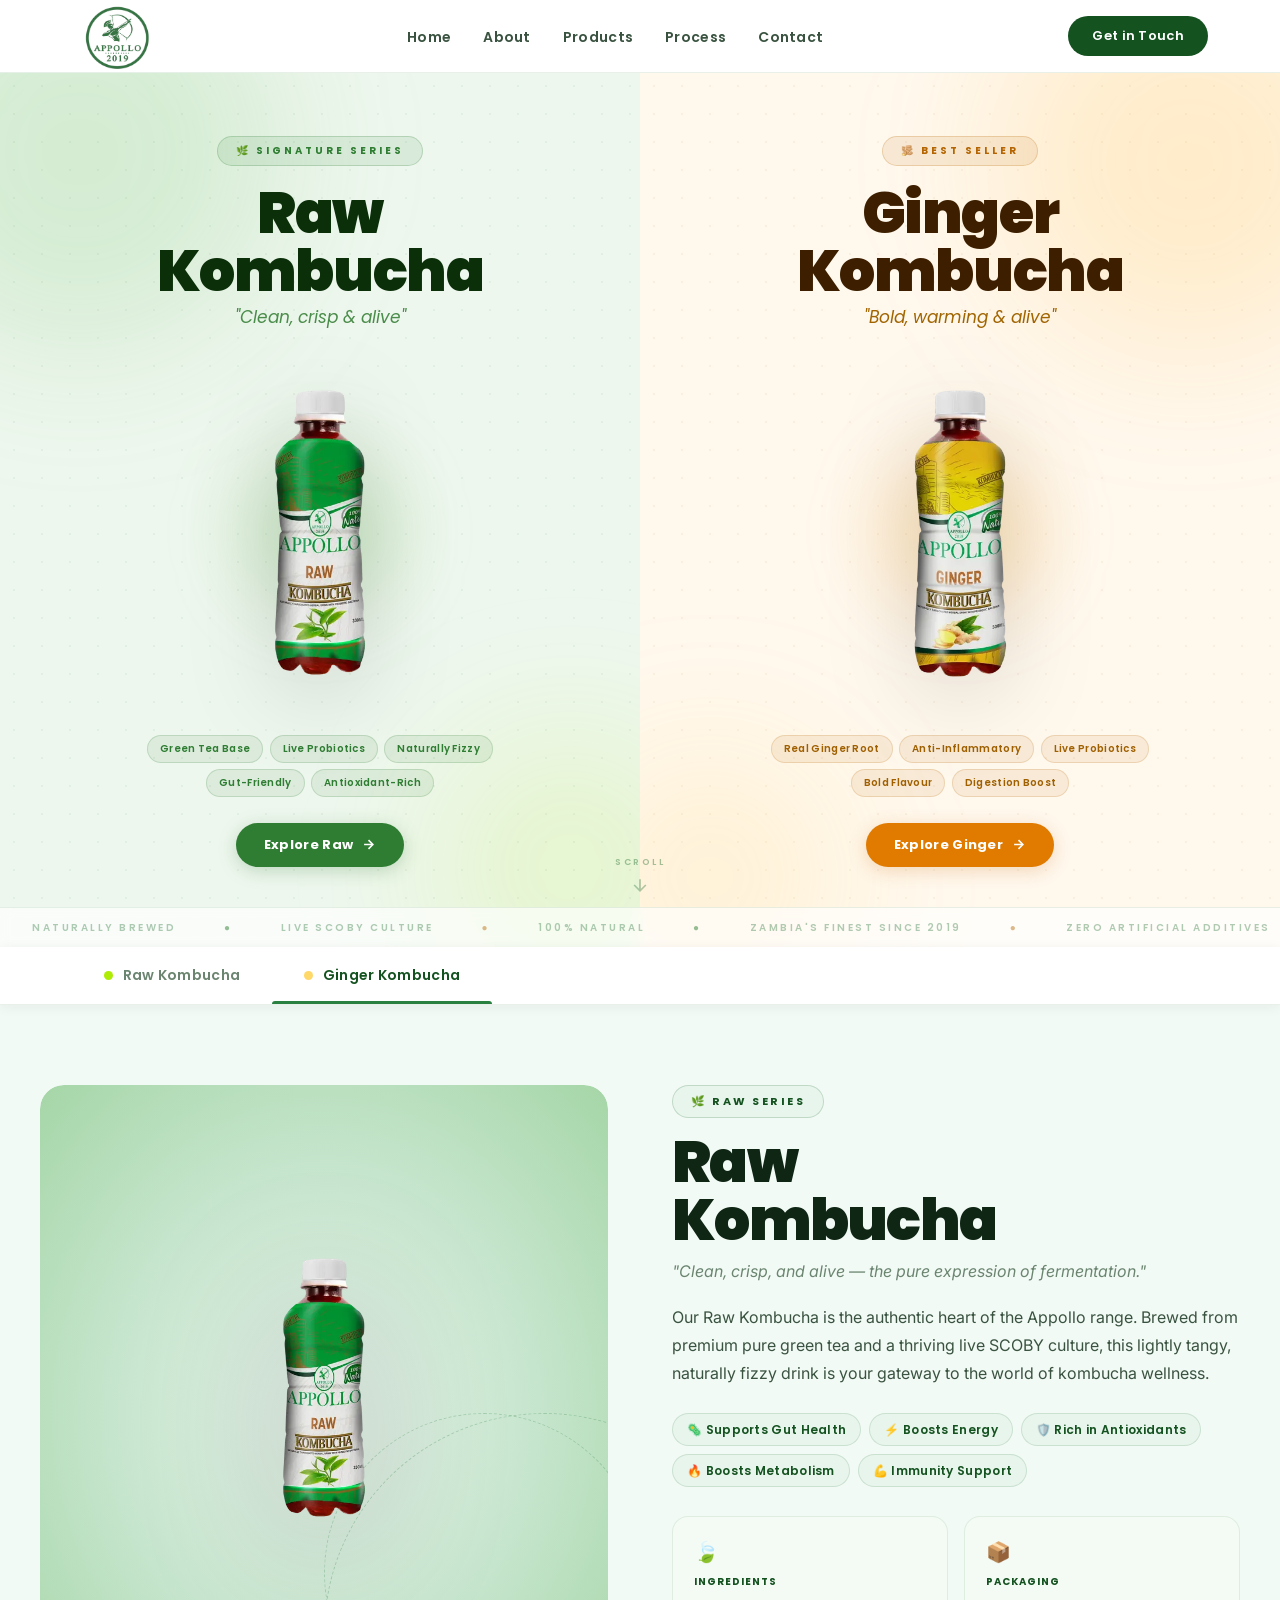
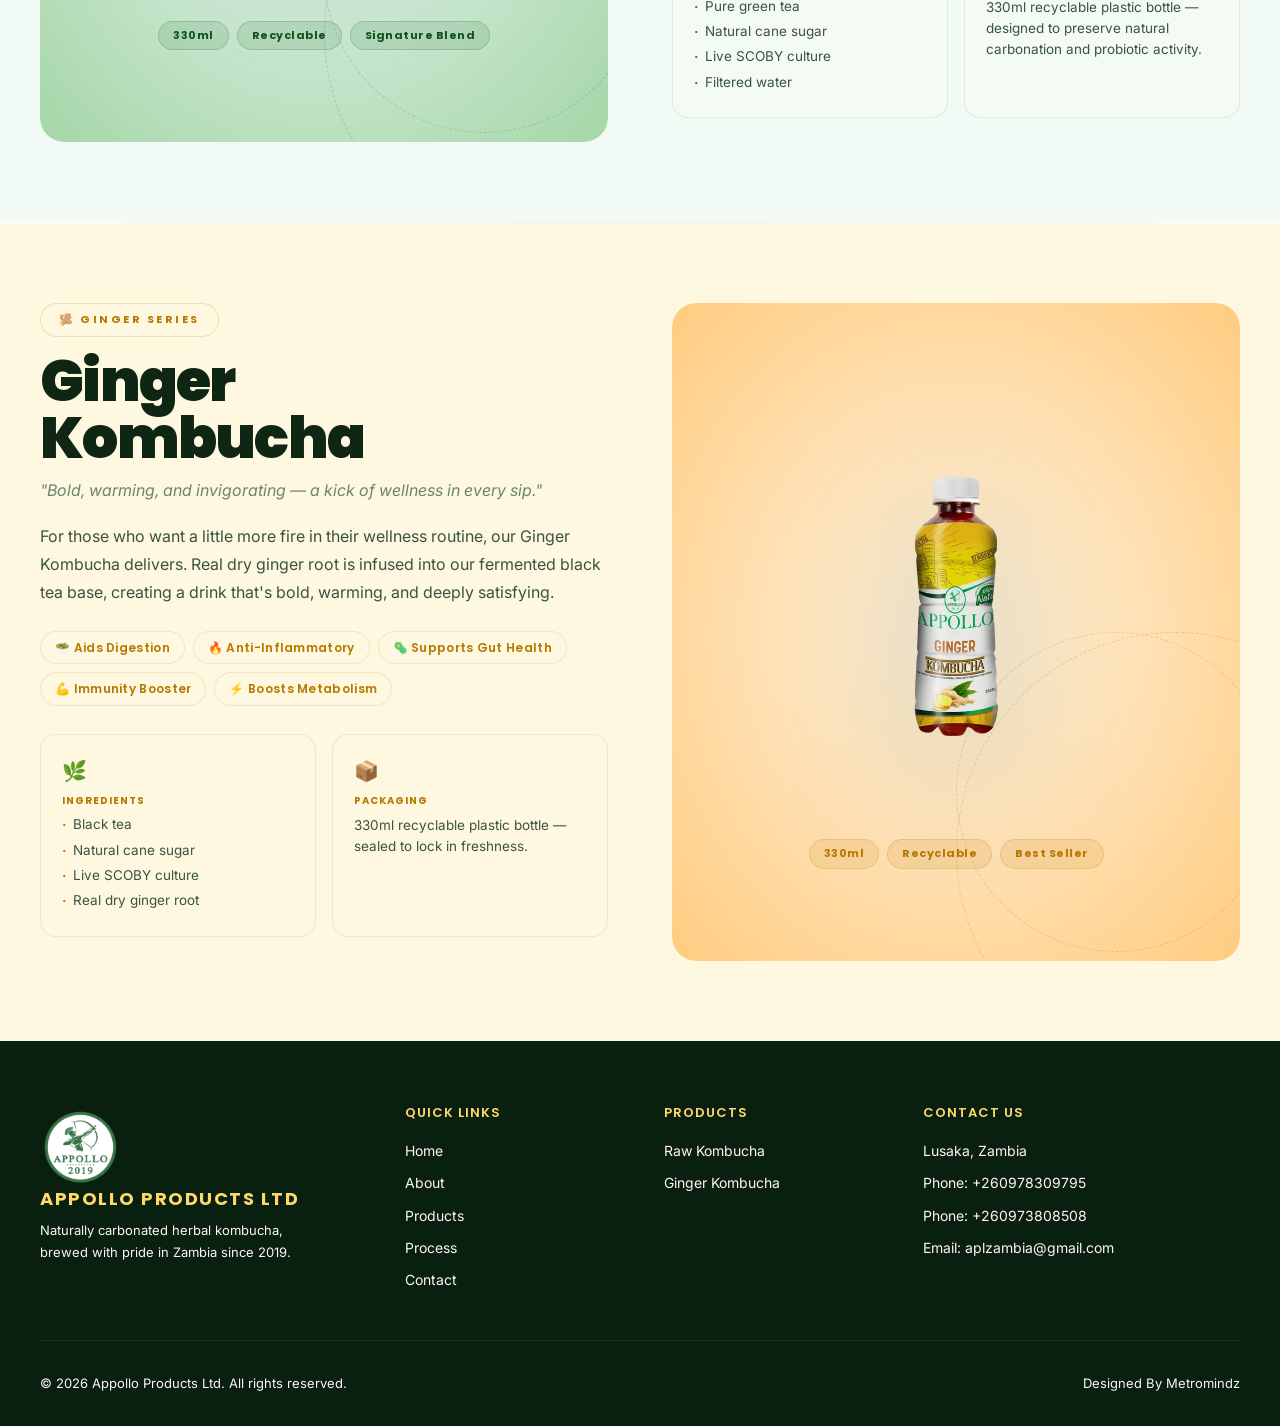
<file: products.html>
<!DOCTYPE html>
<html lang="en">
<head>
  <meta charset="UTF-8">
  <meta name="viewport" content="width=device-width, initial-scale=1.0">
  <title>Products | Appollo Products</title>
  <meta name="description" content="Explore Appollo Products Ltd's two signature kombucha varieties — Raw Kombucha and Ginger Kombucha. Naturally brewed, probiotic-rich, 100% natural. Zambia's finest since 2019.">
  <link rel="preconnect" href="https://fonts.googleapis.com">
  <link rel="preconnect" href="https://fonts.gstatic.com" crossorigin>
  <link href="https://fonts.googleapis.com/css2?family=Inter:wght@300;400;500;600&family=Poppins:wght@400;500;600;700;800&display=swap" rel="stylesheet">
  <link rel="stylesheet" href="style.css">
  <link rel="icon" type="image/ico" href="Assets/favicon.ico">
  <style>

    /* ═══════════════════════════════
       HERO — SPLIT SCREEN
    ═══════════════════════════════ */
    .prod-hero {
      position: relative;
      min-height: 80vh;
      display: grid;
      grid-template-columns: 1fr 1fr;
      overflow: hidden;
      padding-top: 72px; /* navbar height */
    }

    .hero-panel {
      position: relative;
      display: flex;
      flex-direction: column;
      align-items: center;
      justify-content: center;
      padding: 4rem 2rem 5rem;
      overflow: hidden;
      cursor: pointer;
      transition: flex 0.6s cubic-bezier(0.77, 0, 0.175, 1);
    }
    .hero-panel.left  { background: #eef7ee; }
    .hero-panel.right { background: #fff8ed; }

    @media (min-width: 900px) {
      .hero-panel { flex: 1; }
      .hero-panel:hover { flex: 1.14; }
    }

    .panel-blob {
      position: absolute;
      border-radius: 50%;
      filter: blur(72px);
      pointer-events: none;
      animation: blob-sway 9s ease-in-out infinite;
    }
    .left  .panel-blob-1 { width: 400px; height: 400px; background: rgba(100,190,90,0.18);  top: -120px; left: -120px; }
    .left  .panel-blob-2 { width: 280px; height: 280px; background: rgba(174,235,5,0.13);   bottom: -60px; right: -70px; animation-delay: -4.5s; }
    .right .panel-blob-1 { width: 380px; height: 380px; background: rgba(255,180,50,0.18);  top: -100px; right: -100px; }
    .right .panel-blob-2 { width: 260px; height: 260px; background: rgba(255,210,80,0.15);  bottom: -60px; left: -60px; animation-delay: -3s; }

    @keyframes blob-sway {
      0%,100% { transform: translate(0,0) scale(1); }
      33%      { transform: translate(20px,-18px) scale(1.04); }
      66%      { transform: translate(-14px,16px) scale(0.97); }
    }

    .panel-texture {
      position: absolute;
      inset: 0;
      pointer-events: none;
      background-image: radial-gradient(circle, rgba(30,107,46,0.06) 1px, transparent 1px);
      background-size: 28px 28px;
    }
    .right .panel-texture {
      background-image: radial-gradient(circle, rgba(180,100,0,0.06) 1px, transparent 1px);
    }

    .panel-content {
      position: relative;
      z-index: 5;
      display: flex;
      flex-direction: column;
      align-items: center;
      text-align: center;
      width: 100%;
      max-width: 380px;
    }

    .panel-series-tag {
      font-family: 'Poppins', sans-serif;
      font-size: 10px;
      font-weight: 700;
      letter-spacing: 3px;
      text-transform: uppercase;
      padding: 6px 18px;
      border-radius: 30px;
      margin-bottom: 1.2rem;
      display: inline-block;
    }
    .left  .panel-series-tag { background: rgba(46,125,50,0.1); color: #2e7d32; border: 1px solid rgba(46,125,50,0.22); }
    .right .panel-series-tag { background: rgba(180,100,0,0.1); color: #b46400; border: 1px solid rgba(180,100,0,0.22); }

    .panel-title {
      font-family: 'Poppins', sans-serif;
      font-weight: 900;
      font-size: clamp(36px, 4.5vw, 62px);
      line-height: 1.0;
      letter-spacing: -0.025em;
      margin-bottom: 0.3rem;
    }
    .left  .panel-title { color: #0b3009; }
    .right .panel-title { color: #3d1f00; }

    .panel-subtitle {
      font-family: 'Poppins', sans-serif;
      font-style: italic;
      font-size: clamp(13px, 1.4vw, 17px);
      margin-bottom: 1.4rem;
      line-height: 1.45;
    }
    .left  .panel-subtitle { color: #4a8c4a; }
    .right .panel-subtitle { color: #a06400; }

    .panel-bottle { position: relative; margin-bottom: 1.4rem; }
    .panel-bottle img {
      object-fit: contain;
      filter: drop-shadow(0 20px 44px rgba(0,0,0,0.13));
      transition: transform 0.5s cubic-bezier(0.34,1.56,0.64,1);
      animation: bottle-rise 5.5s ease-in-out infinite;
    }
    .left  .panel-bottle img { width: 220px; height: 360px; animation-delay: 0s; }
    .right .panel-bottle img { width: 220px; height: 360px; animation-delay: -2.5s; }
    .hero-panel:hover .panel-bottle img { transform: scale(1.07) translateY(-10px); }

    @keyframes bottle-rise {
      0%,100% { transform: translateY(0) rotate(-0.7deg); }
      50%      { transform: translateY(-12px) rotate(0.7deg); }
    }

    .bottle-halo {
      position: absolute;
      width: 160px;
      height: 160px;
      border-radius: 50%;
      top: 50%;
      left: 50%;
      transform: translate(-50%,-50%);
      filter: blur(36px);
      pointer-events: none;
      animation: halo-breathe 4s ease-in-out infinite;
    }
    .left  .bottle-halo { background: rgba(100,190,80,0.22); }
    .right .bottle-halo { background: rgba(255,175,50,0.24); animation-delay: -2s; }

    @keyframes halo-breathe {
      0%,100% { opacity: 0.6; transform: translate(-50%,-50%) scale(1); }
      50%      { opacity: 1;   transform: translate(-50%,-50%) scale(1.18); }
    }

    .panel-traits {
      display: flex;
      flex-wrap: wrap;
      gap: 0.4rem;
      justify-content: center;
      margin-bottom: 1.6rem;
    }
    .panel-trait {
      font-family: 'Poppins', sans-serif;
      font-size: 10px;
      font-weight: 600;
      padding: 5px 12px;
      border-radius: 20px;
      letter-spacing: 0.3px;
    }
    .left  .panel-trait { background: rgba(46,125,50,0.09); color: #2e7d32; border: 1px solid rgba(46,125,50,0.18); }
    .right .panel-trait { background: rgba(180,100,0,0.09); color: #a06000; border: 1px solid rgba(180,100,0,0.18); }

    .panel-cta {
      display: inline-flex;
      align-items: center;
      gap: 0.5rem;
      font-family: 'Poppins', sans-serif;
      font-size: 13px;
      font-weight: 700;
      padding: 12px 28px;
      border-radius: 40px;
      text-decoration: none;
      letter-spacing: 0.3px;
      transition: all 0.3s ease;
    }
    .left  .panel-cta { background: #2e7d32; color: #fff; box-shadow: 0 4px 18px rgba(46,125,50,0.25); }
    .left  .panel-cta:hover { background: #1b5e20; transform: translateY(-3px); box-shadow: 0 10px 28px rgba(46,125,50,0.3); }
    .right .panel-cta { background: #e07b00; color: #fff; box-shadow: 0 4px 18px rgba(200,100,0,0.22); }
    .right .panel-cta:hover { background: #c26900; transform: translateY(-3px); box-shadow: 0 10px 28px rgba(180,100,0,0.3); }

    .hero-bottom-strip {
      position: absolute;
      bottom: 0;
      left: 0;
      right: 0;
      z-index: 10;
      height: 40px;
      display: flex;
      align-items: center;
      overflow: hidden;
      background: rgba(255,255,255,0.65);
      backdrop-filter: blur(6px);
      border-top: 1px solid rgba(30,107,46,0.1);
    }
    .hero-strip-track {
      display: flex;
      gap: 3rem;
      white-space: nowrap;
      padding: 0 2rem;
      animation: marquee-scroll 24s linear infinite;
    }
    .hero-strip-track span {
      font-family: 'Poppins', sans-serif;
      font-size: 10px;
      font-weight: 600;
      letter-spacing: 2.5px;
      text-transform: uppercase;
      color: rgba(30,107,46,0.35);
    }
    .hero-strip-track .accent-green { color: rgba(46,125,50,0.5); }
    .hero-strip-track .accent-amber { color: rgba(180,100,0,0.45); }

    @keyframes marquee-scroll {
      from { transform: translateX(0); }
      to   { transform: translateX(-50%); }
    }

    .hero-scroll-cue {
      position: absolute;
      bottom: 52px;
      left: 50%;
      transform: translateX(-50%);
      z-index: 15;
      display: flex;
      flex-direction: column;
      align-items: center;
      gap: 0.35rem;
      animation: bounce-dn 2.2s ease-in-out infinite;
      pointer-events: none;
    }
    .hero-scroll-cue span {
      font-family: 'Poppins', sans-serif;
      font-size: 9px;
      letter-spacing: 2.5px;
      text-transform: uppercase;
      color: rgba(30,107,46,0.4);
      font-weight: 600;
    }
    .hero-scroll-cue svg { color: rgba(30,107,46,0.35); }

    @keyframes bounce-dn {
      0%,100% { transform: translateX(-50%) translateY(0); }
      50%      { transform: translateX(-50%) translateY(6px); }
    }

    /* ═══════════════════════════════
       TAB BAR
    ═══════════════════════════════ */
    .tab-switcher-bar {
      background: var(--white);
      border-bottom: 1px solid var(--border);
      position: sticky;
      top: 72px;
      z-index: 100;
      box-shadow: var(--shadow-sm);
    }
    .tab-switcher-inner {
      max-width: 1200px;
      margin: 0 auto;
      padding: 0 2rem;
      display: flex;
      gap: 0;
    }
    .tab-btn {
      display: flex;
      align-items: center;
      gap: 0.6rem;
      padding: 1.1rem 2rem;
      background: none;
      border: none;
      font-family: 'Poppins', sans-serif;
      font-size: 14px;
      font-weight: 600;
      color: var(--text-muted);
      cursor: pointer;
      position: relative;
      transition: color 0.25s;
      letter-spacing: 0.3px;
    }
    .tab-btn::after {
      content: '';
      position: absolute;
      bottom: 0;
      left: 0;
      right: 0;
      height: 3px;
      background: var(--green-mid);
      border-radius: 3px 3px 0 0;
      transform: scaleX(0);
      transition: transform 0.3s ease;
    }
    .tab-btn.active { color: var(--green-dark); }
    .tab-btn.active::after { transform: scaleX(1); }
    .tab-btn:hover { color: var(--green); }
    .tab-dot { width: 9px; height: 9px; border-radius: 50%; flex-shrink: 0; }
    .tab-dot.green { background: #aeeb05; }
    .tab-dot.gold  { background: var(--gold-warm); }

    /* ═══════════════════════════════
       PRODUCT SECTIONS
    ═══════════════════════════════ */
    .product-section {
      padding: 5rem 2rem;
    }
    .raw-section    { background: var(--mint, #f4fbf5); }
    .ginger-section { background: var(--gold-pale, #fff8e1); }

    .product-section .section-inner {
      max-width: 1200px;
      margin: 0 auto;
    }

    /* ── Two-column layout ── */
    .product-feature {
      display: grid;
      grid-template-columns: 1fr 1fr;
      gap: 4rem;
      align-items: center;
    }

    /* RTL trick for reverse layout */
    .product-feature.reverse { direction: rtl; }
    .product-feature.reverse > * { direction: ltr; }

    /* ═══════════════════════════════
       BOTTLE SHOWCASE
    ═══════════════════════════════ */
    .bottle-showcase {
      position: relative;
      display: flex;
      align-items: center;
      justify-content: center;
      border-radius: var(--radius-lg, 20px);
      overflow: hidden;
      min-height: 500px;
      height: 100%;
    }

    .bottle-showcase-bg {
      position: absolute;
      inset: 0;
      border-radius: var(--radius-lg, 20px);
      z-index: 0;
    }
    .raw-bg    { background: radial-gradient(ellipse at center, #e8f5ec 0%, #c8e6cf 50%, #a5d6a7 100%); }
    .ginger-bg { background: radial-gradient(ellipse at center, #fff8e0 0%, #ffe0b2 50%, #ffcc80 100%); }

    .bottle-showcase-wrap {
      position: relative;
      z-index: 2;
      width: 100%;
      display: flex;
      flex-direction: column;
      align-items: center;
      justify-content: center;
      gap: 1.5rem;
      padding: 3.5rem 2rem;
    }

    .bottle-main-img {
      width: 200px;
      height: 420px;
      object-fit: contain;
      filter: drop-shadow(0 30px 70px rgba(0,0,0,0.22));
      transition: transform 0.4s ease;
      animation: float 6s ease-in-out infinite;
      flex-shrink: 0;
    }
    .bottle-showcase:hover .bottle-main-img {
      transform: scale(1.05) translateY(-8px);
    }
    @keyframes float {
      0%,100% { transform: translateY(0); }
      50%      { transform: translateY(-10px); }
    }

    .bottle-badge-row {
      display: flex;
      gap: 0.5rem;
      flex-wrap: wrap;
      justify-content: center;
    }
    .bottle-badge {
      font-family: 'Poppins', sans-serif;
      font-size: 11px;
      font-weight: 700;
      padding: 5px 14px;
      border-radius: var(--radius-full, 999px);
      letter-spacing: 0.5px;
    }
    .raw    .bottle-badge { background: rgba(30,107,46,0.12); color: var(--green-dark); border: 1px solid rgba(30,107,46,0.2); }
    .ginger .bottle-badge { background: rgba(184,120,0,0.12); color: var(--gold); border: 1px solid rgba(184,120,0,0.2); }

    .bottle-ring {
      position: absolute;
      border-radius: 50%;
      border: 1px dashed;
      opacity: 0.25;
      animation: spin-slow 20s linear infinite;
    }
    .bottle-ring-2 { animation: spin-slow 30s linear infinite reverse; }
    .raw    .bottle-ring { border-color: var(--green-mid); }
    .ginger .bottle-ring { border-color: var(--gold); }

    @keyframes spin-slow {
      from { transform: translate(-50%,-50%) rotate(0deg); }
      to   { transform: translate(-50%,-50%) rotate(360deg); }
    }

    /* ═══════════════════════════════
       PRODUCT INFO COLUMN
    ═══════════════════════════════ */
    .product-info-col {
      display: flex;
      flex-direction: column;
      justify-content: center;
    }

    .product-info-col .flavor-tag {
      display: inline-flex;
      align-items: center;
      gap: 0.5rem;
      font-family: 'Poppins', sans-serif;
      font-size: 11px;
      font-weight: 700;
      letter-spacing: 2.5px;
      text-transform: uppercase;
      padding: 7px 18px;
      border-radius: var(--radius-full, 999px);
      margin-bottom: 1rem;
      width: fit-content;
    }
    .raw-tag    { background: var(--green-light); color: var(--green-dark); border: 1px solid rgba(30,107,46,0.2); }
    .ginger-tag { background: var(--gold-pale); color: var(--gold); border: 1px solid rgba(184,120,0,0.2); }

    .product-info-col h2 {
      font-family: 'Poppins', sans-serif;
      font-size: clamp(38px, 4.5vw, 58px);
      font-weight: 900;
      color: var(--text-heading);
      line-height: 1.0;
      letter-spacing: -0.03em;
      margin-bottom: 0.6rem;
    }

    .product-tagline {
      font-size: 16px;
      color: var(--text-muted);
      font-style: italic;
      margin-bottom: 1.2rem;
      line-height: 1.55;
    }

    .product-desc {
      font-size: 16px;
      color: var(--text-body);
      line-height: 1.75;
      margin-bottom: 1.6rem;
    }

    /* ── Benefits ── */
    .benefits-strip {
      display: flex;
      flex-wrap: wrap;
      gap: 0.5rem;
      margin-bottom: 1.8rem;
    }
    .benefit-pill {
      display: inline-flex;
      align-items: center;
      gap: 0.4rem;
      font-family: 'Poppins', sans-serif;
      font-size: 12px;
      font-weight: 600;
      padding: 6px 14px;
      border-radius: var(--radius-full, 999px);
      letter-spacing: 0.3px;
    }
    .raw-section    .benefit-pill { background: var(--green-light); color: var(--green-dark); border: 1px solid rgba(30,107,46,0.15); }
    .ginger-section .benefit-pill { background: var(--gold-pale); color: var(--gold); border: 1px solid rgba(184,120,0,0.15); }

    /* ═══════════════════════════════
       INFO CARDS — ALWAYS 2-col,
       never stacks on any screen size
    ═══════════════════════════════ */
    .info-cards {
      display: grid;
      grid-template-columns: 1fr 1fr;
      gap: 1rem;
      margin-bottom: 1.5rem;
    }
    .info-card {
      border-radius: var(--radius-md, 12px);
      padding: 1.2rem 1.3rem;
      border: 1px solid var(--border);
      transition: transform 0.3s ease, box-shadow 0.3s ease;
    }
    .info-card:hover { transform: translateY(-3px); box-shadow: var(--shadow-md); }
    .raw-section    .info-card { background: #f4fbf5; }
    .ginger-section .info-card { background: #fff8e1; }

    .info-card-icon { font-size: 20px; margin-bottom: 0.4rem; display: block; }
    .info-card-title {
      font-family: 'Poppins', sans-serif;
      font-size: 10px;
      font-weight: 700;
      letter-spacing: 1px;
      text-transform: uppercase;
      margin-bottom: 0.4rem;
    }
    .raw-section    .info-card-title { color: var(--green-dark); }
    .ginger-section .info-card-title { color: var(--gold); }
    .info-card p { font-size: 13.5px; color: var(--text-body); line-height: 1.55; margin: 0; }
    .info-card ul { list-style: none; padding: 0; margin: 0; }
    .info-card ul li {
      display: flex;
      align-items: flex-start;
      gap: 0.4rem;
      margin-bottom: 0.3rem;
      font-size: 13.5px;
      color: var(--text-body);
      line-height: 1.45;
    }
    .info-card ul li::before {
      content: '·';
      font-weight: 700;
      flex-shrink: 0;
      margin-top: 1px;
    }
    .raw-section    .info-card ul li::before { color: var(--green-mid); }
    .ginger-section .info-card ul li::before { color: var(--gold); }

    /* Section divider */
    .section-divider {
      height: 1px;
      background: linear-gradient(to right, transparent, var(--border), transparent);
      max-width: 1200px;
      margin: 0 auto;
    }

    /* ═══════════════════════════════
       CTA SECTION
    ═══════════════════════════════ */
    .prod-cta {
      padding: 6rem 2rem;
      background: var(--green-dark);
      text-align: center;
      position: relative;
      overflow: hidden;
    }
    .prod-cta::before {
      content: '';
      position: absolute;
      inset: 0;
      background: radial-gradient(ellipse at center, rgba(30,107,46,0.4) 0%, transparent 70%);
      pointer-events: none;
    }
    .prod-cta .section-inner { position: relative; z-index: 2; max-width: 640px; margin: 0 auto; }
    .prod-cta .section-label {
      font-family: 'Poppins', sans-serif;
      font-size: 11px;
      text-transform: uppercase;
      letter-spacing: 3px;
      color: rgba(174,235,5,0.7);
      font-weight: 600;
      display: block;
      margin-bottom: 0.8rem;
    }
    .prod-cta h2 { font-size: clamp(26px,3vw,38px); font-weight: 800; color: #aeeb05; margin-bottom: 1rem; }
    .prod-cta p  { color: rgba(255,255,255,0.65); font-size: 17px; margin-bottom: 2.5rem; line-height: 1.6; }
    .cta-btns { display: flex; gap: 1rem; justify-content: center; flex-wrap: wrap; }

    .btn-gold {
      display: inline-flex; align-items: center; justify-content: center; gap: 0.5rem;
      background: var(--gold-warm); color: var(--green-deep);
      font-family: 'Poppins', sans-serif; font-size: 14px; font-weight: 700;
      padding: 14px 32px; border-radius: var(--radius-full, 999px); border: none;
      letter-spacing: 0.3px; transition: all 0.3s ease; text-decoration: none;
    }
    .btn-gold:hover { background: #ffe88a; transform: translateY(-3px); box-shadow: 0 12px 30px rgba(0,0,0,0.25); }

    .btn-outline-white {
      display: inline-flex; align-items: center; justify-content: center;
      background: transparent; color: rgba(255,255,255,0.85);
      font-family: 'Poppins', sans-serif; font-size: 14px; font-weight: 600;
      padding: 14px 32px; border-radius: var(--radius-full, 999px);
      border: 1.5px solid rgba(255,255,255,0.3); letter-spacing: 0.3px;
      transition: all 0.3s ease; text-decoration: none;
    }
    .btn-outline-white:hover {
      background: rgba(255,255,255,0.1); border-color: rgba(255,255,255,0.6);
      color: white; transform: translateY(-2px);
    }

    /* ═══════════════════════════════
       RESPONSIVE BREAKPOINTS
    ═══════════════════════════════ */

    /* ── 1100px ── */
    @media (max-width: 1100px) {
      .product-feature { gap: 2.5rem; }
      .bottle-main-img { width: 170px; height: 360px; }
      .bottle-showcase { min-height: 460px; }
      .product-info-col h2 { font-size: clamp(34px, 4vw, 50px); }
    }

    /* ── 900px: stack hero + product sections ── */
    @media (max-width: 900px) {
      .prod-hero {
        grid-template-columns: 1fr;
        grid-template-rows: auto auto;
        min-height: auto;
        padding-top: 72px;
      }
      /* Reduced padding so gap between hero CTA and product section is tighter */
      .hero-panel { padding: 2.5rem 2rem 2rem; }
      .hero-scroll-cue { display: none; }
      .left  .panel-bottle img,
      .right .panel-bottle img { width: 180px; height: 300px; }

      .product-feature,
      .product-feature.reverse {
        display: flex;
        flex-direction: column;
        gap: 1.5rem;
        direction: ltr;
      }
      .product-feature.reverse > * { direction: ltr; }

      .bottle-showcase {
        order: 1;
        min-height: 360px;
        width: 100%;
        border-radius: 16px;
      }
      .product-info-col {
        order: 2;
        justify-content: flex-start;
      }

      .bottle-main-img { width: 180px; height: 360px; }
      .bottle-showcase-wrap { padding: 2rem; }

      /* Always 2 columns */
      .info-cards { grid-template-columns: 1fr 1fr; }

      .product-section { padding: 2.5rem 1.5rem; }
      .product-info-col h2 { font-size: clamp(36px, 6vw, 52px); }
    }

    /* ── 768px ── */
    @media (max-width: 768px) {
      .prod-hero { padding-top: 64px; }
      /* Tighter hero panel padding = less gap before product section */
      .hero-panel { padding: 2rem 1.5rem 1.75rem; }

      .tab-switcher-bar {
        top: 64px;
        overflow-x: auto;
        -webkit-overflow-scrolling: touch;
        scrollbar-width: none;
      }
      .tab-switcher-bar::-webkit-scrollbar { display: none; }
      .tab-switcher-inner { padding: 0 1rem; width: max-content; min-width: 100%; }
      .tab-btn { padding: 0.9rem 1.2rem; font-size: 13px; white-space: nowrap; }

      .product-section { padding: 2rem 1.25rem; }

      .bottle-showcase { min-height: 320px; border-radius: 14px; }
      .bottle-main-img { width: 155px; height: 320px; }
      .bottle-showcase-wrap { padding: 1.75rem 1.25rem; }

      /* info-cards: ALWAYS 2 columns — never stack on mobile */
      .info-cards {
        grid-template-columns: 1fr 1fr;
        gap: 0.65rem;
      }
      .info-card { padding: 1rem; }
      .info-card p,
      .info-card ul li { font-size: 12.5px; }

      .product-desc { font-size: 14.5px; }
      .product-tagline { font-size: 14.5px; margin-bottom: 0.8rem; }
      .product-info-col h2 { margin-bottom: 0.35rem; }
      .benefits-strip { margin-bottom: 1.1rem; }

      .cta-btns { flex-direction: column; align-items: center; }
      .btn-gold, .btn-outline-white { width: 100%; max-width: 300px; }

      .product-info-col { text-align: left; align-items: flex-start; }
      .benefits-strip { justify-content: flex-start; }
      .bottle-badge-row { justify-content: center; }
    }

    /* ── 576px: narrow phones ── */
    @media (max-width: 576px) {
      .hero-panel { padding: 1.75rem 1.25rem 1.5rem; }
      .panel-title { font-size: clamp(30px, 8vw, 44px); }
      .left  .panel-bottle img,
      .right .panel-bottle img { width: 115px; height: 210px; }
      .panel-trait { font-size: 9.5px; padding: 4px 10px; }
      .panel-subtitle { margin-bottom: 0.75rem; }
      .panel-traits { margin-bottom: 0.9rem; }

      .product-section { padding: 1.75rem 1rem; }
      .product-info-col h2 { font-size: clamp(30px, 8vw, 42px); }

      .bottle-showcase { min-height: 280px; }
      .bottle-main-img { width: 130px; height: 275px; }
      .bottle-showcase-wrap { padding: 1.5rem 1rem; }
      .bottle-ring { display: none; }

      /* info-cards: side-by-side on small phones — compact but readable */
      .info-cards {
        grid-template-columns: 1fr 1fr;
        gap: 0.5rem;
      }
      .info-card { padding: 0.85rem 0.75rem; }
      .info-card-icon { font-size: 16px; margin-bottom: 0.25rem; }
      .info-card-title { font-size: 9px; letter-spacing: 0.5px; }
      .info-card p,
      .info-card ul li { font-size: 11.5px; line-height: 1.45; }
      .info-card ul li { margin-bottom: 0.2rem; }

      .product-tagline { font-size: 13.5px; margin-bottom: 0.7rem; }
      .product-desc { font-size: 13.5px; margin-bottom: 1.1rem; }
      .benefit-pill { font-size: 11px; padding: 5px 11px; }
      .benefits-strip { gap: 0.35rem; margin-bottom: 0.9rem; }
      .flavor-tag { font-size: 10px; padding: 6px 14px; margin-bottom: 0.7rem; }
      .product-feature { gap: 1.25rem; }
    }

    /* ── 400px: very small phones ── */
    @media (max-width: 400px) {
      .panel-title { font-size: clamp(24px, 7.5vw, 32px); }
      .hero-bottom-strip { display: none; }
      .hero-panel { padding: 1.5rem 1rem 1.25rem; }
      .left  .panel-bottle img,
      .right .panel-bottle img { width: 95px; height: 180px; }

      .bottle-showcase { min-height: 255px; }
      .bottle-main-img { width: 115px; height: 248px; }

      .product-info-col h2 { font-size: clamp(26px, 7vw, 34px); }

      /* Compact 2-col cards on tiny screens */
      .info-cards {
        grid-template-columns: 1fr 1fr;
        gap: 0.4rem;
      }
      .info-card { padding: 0.7rem 0.6rem; }
      .info-card p,
      .info-card ul li { font-size: 11px; }
      .info-card-title { font-size: 8.5px; }
    }

  </style>
</head>
<body>

  <nav id="navbar">
    <div class="nav-inner">
      <a href="index.html" class="nav-logo" id="navLogo">
        <img src="Assets/LOGO (2).webp" alt="Appollo Logo" class="nav-logo-img">
      </a>
      <ul class="nav-links" id="navLinks">
        <li><a href="index.html"    class="nav-link">Home</a></li>
        <li><a href="about.html"    class="nav-link">About</a></li>
        <li><a href="products.html" class="nav-link active">Products</a></li>
        <li><a href="process.html"  class="nav-link">Process</a></li>
        <li><a href="contact.html"  class="nav-link">Contact</a></li>
      </ul>
      <a href="contact.html" class="nav-cta" id="navCta">Get in Touch</a>
      <button class="mobile-toggle" id="mobileToggle" aria-label="Toggle menu">
        <span></span><span></span><span></span>
      </button>
    </div>
  </nav>

  <!-- ══ HERO ══ -->
  <section class="prod-hero" id="hero">

    <!-- LEFT: Raw -->
    <div class="hero-panel left" onclick="scrollToProduct('raw', document.querySelector('.tab-btn'))">
      <div class="panel-texture"></div>
      <div class="panel-blob panel-blob-1"></div>
      <div class="panel-blob panel-blob-2"></div>
      <div class="panel-content">
        <span class="panel-series-tag">🌿 Signature Series</span>
        <h1 class="panel-title">Raw<br>Kombucha</h1>
        <p class="panel-subtitle">"Clean, crisp &amp; alive"</p>
        <div class="panel-bottle">
          <div class="bottle-halo"></div>
          <img src="Assets/Raww.webp" alt="Appollo Raw Kombucha">
        </div>
        <div class="panel-traits">
          <span class="panel-trait">Green Tea Base</span>
          <span class="panel-trait">Live Probiotics</span>
          <span class="panel-trait">Naturally Fizzy</span>
          <span class="panel-trait">Gut-Friendly</span>
          <span class="panel-trait">Antioxidant-Rich</span>
        </div>
        <a href="#raw" class="panel-cta" onclick="event.stopPropagation()">
          Explore Raw
          <svg width="15" height="15" viewBox="0 0 24 24" fill="none" stroke="currentColor" stroke-width="2.5"><path d="M5 12h14M12 5l7 7-7 7"/></svg>
        </a>
      </div>
    </div>

    <!-- RIGHT: Ginger -->
    <div class="hero-panel right" onclick="scrollToProduct('ginger', document.querySelectorAll('.tab-btn')[1])">
      <div class="panel-texture"></div>
      <div class="panel-blob panel-blob-1"></div>
      <div class="panel-blob panel-blob-2"></div>
      <div class="panel-content">
        <span class="panel-series-tag">🫚 Best Seller</span>
        <h1 class="panel-title">Ginger<br>Kombucha</h1>
        <p class="panel-subtitle">"Bold, warming &amp; alive"</p>
        <div class="panel-bottle">
          <div class="bottle-halo"></div>
          <img src="Assets/Gingerr.webp" alt="Appollo Ginger Kombucha">
        </div>
        <div class="panel-traits">
          <span class="panel-trait">Real Ginger Root</span>
          <span class="panel-trait">Anti-Inflammatory</span>
          <span class="panel-trait">Live Probiotics</span>
          <span class="panel-trait">Bold Flavour</span>
          <span class="panel-trait">Digestion Boost</span>
        </div>
        <a href="#ginger" class="panel-cta" onclick="event.stopPropagation()">
          Explore Ginger
          <svg width="15" height="15" viewBox="0 0 24 24" fill="none" stroke="currentColor" stroke-width="2.5"><path d="M5 12h14M12 5l7 7-7 7"/></svg>
        </a>
      </div>
    </div>

    <!-- Marquee -->
    <div class="hero-bottom-strip">
      <div class="hero-strip-track">
        <span>Naturally Brewed</span><span class="accent-green">●</span>
        <span>Live SCOBY Culture</span><span class="accent-amber">●</span>
        <span>100% Natural</span><span class="accent-green">●</span>
        <span>Zambia's Finest Since 2019</span><span class="accent-amber">●</span>
        <span>Zero Artificial Additives</span><span class="accent-green">●</span>
        <span>Naturally Carbonated</span><span class="accent-amber">●</span>
        <span>Naturally Brewed</span><span class="accent-green">●</span>
        <span>Live SCOBY Culture</span><span class="accent-amber">●</span>
        <span>100% Natural</span><span class="accent-green">●</span>
        <span>Zambia's Finest Since 2019</span><span class="accent-amber">●</span>
        <span>Zero Artificial Additives</span><span class="accent-green">●</span>
        <span>Naturally Carbonated</span><span class="accent-amber">●</span>
      </div>
    </div>

    <div class="hero-scroll-cue">
      <span>Scroll</span>
      <svg width="20" height="20" viewBox="0 0 24 24" fill="none" stroke="currentColor" stroke-width="2"><path d="M12 5v14M5 12l7 7 7-7"/></svg>
    </div>
  </section>

  <!-- TAB SWITCHER -->
  <div class="tab-switcher-bar">
    <div class="tab-switcher-inner">
      <button class="tab-btn active" onclick="scrollToProduct('raw', this)"><span class="tab-dot green"></span> Raw Kombucha</button>
      <button class="tab-btn" onclick="scrollToProduct('ginger', this)"><span class="tab-dot gold"></span> Ginger Kombucha</button>
    </div>
  </div>

  <!-- ══ RAW KOMBUCHA ══ -->
  <section class="product-section raw-section" id="raw">
    <div class="section-inner">
      <div class="product-feature">

        <!-- BOTTLE -->
        <div class="bottle-showcase raw reveal-left">
          <div class="bottle-showcase-bg raw-bg"></div>
          <div class="bottle-ring" style="width:320px;height:320px;left:50%;top:50%;position:absolute;"></div>
          <div class="bottle-ring bottle-ring-2" style="width:440px;height:440px;left:50%;top:50%;position:absolute;"></div>
          <div class="bottle-showcase-wrap">
            <img src="Assets/Raww.webp" alt="Appollo Raw Kombucha" class="bottle-main-img">
            <div class="bottle-badge-row">
              <span class="bottle-badge">330ml</span>
              <span class="bottle-badge">Recyclable</span>
              <span class="bottle-badge">Signature Blend</span>
            </div>
          </div>
        </div>

        <!-- INFO -->
        <div class="product-info-col reveal-right">
          <span class="flavor-tag raw-tag">🌿 Raw Series</span>
          <h2>Raw<br>Kombucha</h2>
          <p class="product-tagline">"Clean, crisp, and alive — the pure expression of fermentation."</p>
          <p class="product-desc">Our Raw Kombucha is the authentic heart of the Appollo range. Brewed from premium pure green tea and a thriving live SCOBY culture, this lightly tangy, naturally fizzy drink is your gateway to the world of kombucha wellness.</p>
          <div class="benefits-strip">
            <span class="benefit-pill">🦠 Supports Gut Health</span>
            <span class="benefit-pill">⚡ Boosts Energy</span>
            <span class="benefit-pill">🛡️ Rich in Antioxidants</span>
            <span class="benefit-pill">🔥 Boosts Metabolism</span>
            <span class="benefit-pill">💪 Immunity Support</span>
          </div>
          <div class="info-cards">
            <div class="info-card">
              <span class="info-card-icon">🍃</span>
              <div class="info-card-title">Ingredients</div>
              <ul>
                <li>Pure green tea</li>
                <li>Natural cane sugar</li>
                <li>Live SCOBY culture</li>
                <li>Filtered water</li>
              </ul>
            </div>
            <div class="info-card">
              <span class="info-card-icon">📦</span>
              <div class="info-card-title">Packaging</div>
              <p>330ml recyclable plastic bottle — designed to preserve natural carbonation and probiotic activity.</p>
            </div>
          </div>
        </div>

      </div>
    </div>
  </section>

  <div class="section-divider"></div>

  <!-- ══ GINGER KOMBUCHA ══ -->
  <section class="product-section ginger-section" id="ginger">
    <div class="section-inner">
      <div class="product-feature reverse">

        <!-- BOTTLE -->
        <div class="bottle-showcase ginger reveal-right">
          <div class="bottle-showcase-bg ginger-bg"></div>
          <div class="bottle-ring" style="width:320px;height:320px;left:50%;top:50%;position:absolute;"></div>
          <div class="bottle-ring bottle-ring-2" style="width:440px;height:440px;left:50%;top:50%;position:absolute;"></div>
          <div class="bottle-showcase-wrap">
            <img src="Assets/Gingerr.webp" alt="Appollo Ginger Kombucha" class="bottle-main-img">
            <div class="bottle-badge-row">
              <span class="bottle-badge">330ml</span>
              <span class="bottle-badge">Recyclable</span>
              <span class="bottle-badge">Best Seller</span>
            </div>
          </div>
        </div>

        <!-- INFO -->
        <div class="product-info-col reveal-left">
          <span class="flavor-tag ginger-tag">🫚 Ginger Series</span>
          <h2>Ginger<br>Kombucha</h2>
          <p class="product-tagline">"Bold, warming, and invigorating — a kick of wellness in every sip."</p>
          <p class="product-desc">For those who want a little more fire in their wellness routine, our Ginger Kombucha delivers. Real dry ginger root is infused into our fermented black tea base, creating a drink that's bold, warming, and deeply satisfying.</p>
          <div class="benefits-strip">
            <span class="benefit-pill">🥗 Aids Digestion</span>
            <span class="benefit-pill">🔥 Anti-Inflammatory</span>
            <span class="benefit-pill">🦠 Supports Gut Health</span>
            <span class="benefit-pill">💪 Immunity Booster</span>
            <span class="benefit-pill">⚡ Boosts Metabolism</span>
          </div>
          <div class="info-cards">
            <div class="info-card">
              <span class="info-card-icon">🌿</span>
              <div class="info-card-title">Ingredients</div>
              <ul>
                <li>Black tea</li>
                <li>Natural cane sugar</li>
                <li>Live SCOBY culture</li>
                <li>Real dry ginger root</li>
              </ul>
            </div>
            <div class="info-card">
              <span class="info-card-icon">📦</span>
              <div class="info-card-title">Packaging</div>
              <p>330ml recyclable plastic bottle — sealed to lock in freshness.</p>
            </div>
          </div>
        </div>

      </div>
    </div>
  </section>

  <!-- FOOTER -->
  <footer id="footer">
    <div class="footer-inner">
      <div class="footer-top">
        <div class="footer-brand-col">
          <div class="footer-brand-row">
            <img src="Assets/LOGO (2).webp" alt="Appollo Logo" class="footer-logo-img">
            <div>
              <div class="footer-brand">APPOLLO PRODUCTS LTD</div>
              <div class="footer-tagline">Naturally carbonated herbal kombucha,<br>brewed with pride in Zambia since 2019.</div>
            </div>
          </div>
        </div>
        <div class="footer-col">
          <h4>Quick Links</h4>
          <ul>
            <li><a href="index.html">Home</a></li>
            <li><a href="about.html">About</a></li>
            <li><a href="products.html">Products</a></li>
            <li><a href="process.html">Process</a></li>
            <li><a href="contact.html">Contact</a></li>
          </ul>
        </div>
        <div class="footer-col">
          <h4>Products</h4>
          <ul>
            <li><a href="products.html">Raw Kombucha</a></li>
            <li><a href="products.html">Ginger Kombucha</a></li>
          </ul>
        </div>
        <div class="footer-col">
          <h4>Contact us</h4>
          <ul>
            <li>Lusaka, Zambia</li>
            <li><a href="tel:+260978309795">Phone: +260978309795</a></li>
            <li><a href="tel:+260973808508">Phone: +260973808508</a></li>
            <li><a href="mailto:aplzambia@gmail.com">Email: aplzambia@gmail.com</a></li>
          </ul>
        </div>
      </div>
      <div class="footer-bottom">
        <p>© 2026 Appollo Products Ltd. All rights reserved.</p>
        <p>Designed By <a href="https://metromindz.com/" target="_blank" rel="noopener noreferrer"><span>Metromindz</span></a></p>
      </div>
    </div>
  </footer>

  <script src="script.js?v=1.1"></script>
  <script>
    function scrollToProduct(id, btn) {
      document.querySelectorAll('.tab-btn').forEach(b => b.classList.remove('active'));
      if (btn) btn.classList.add('active');
      const target = document.getElementById(id);
      if (!target) return;
      const navH = document.querySelector('nav').offsetHeight;
      const tabH = document.querySelector('.tab-switcher-bar').offsetHeight;
      window.scrollTo({ top: target.getBoundingClientRect().top + window.scrollY - navH - tabH - 8, behavior: 'smooth' });
    }

    const tabTargets = ['raw', 'ginger'];
    const tabBtns = document.querySelectorAll('.tab-btn');
    const obs = new IntersectionObserver(entries => {
      entries.forEach(e => {
        if (e.isIntersecting) {
          const idx = tabTargets.indexOf(e.target.id);
          if (idx !== -1) tabBtns.forEach((b, i) => b.classList.toggle('active', i === idx));
        }
      });
    }, { threshold: 0.35, rootMargin: '-80px 0px -40% 0px' });
    tabTargets.forEach(id => { const el = document.getElementById(id); if (el) obs.observe(el); });
  </script>
</body>
</html>
</file>
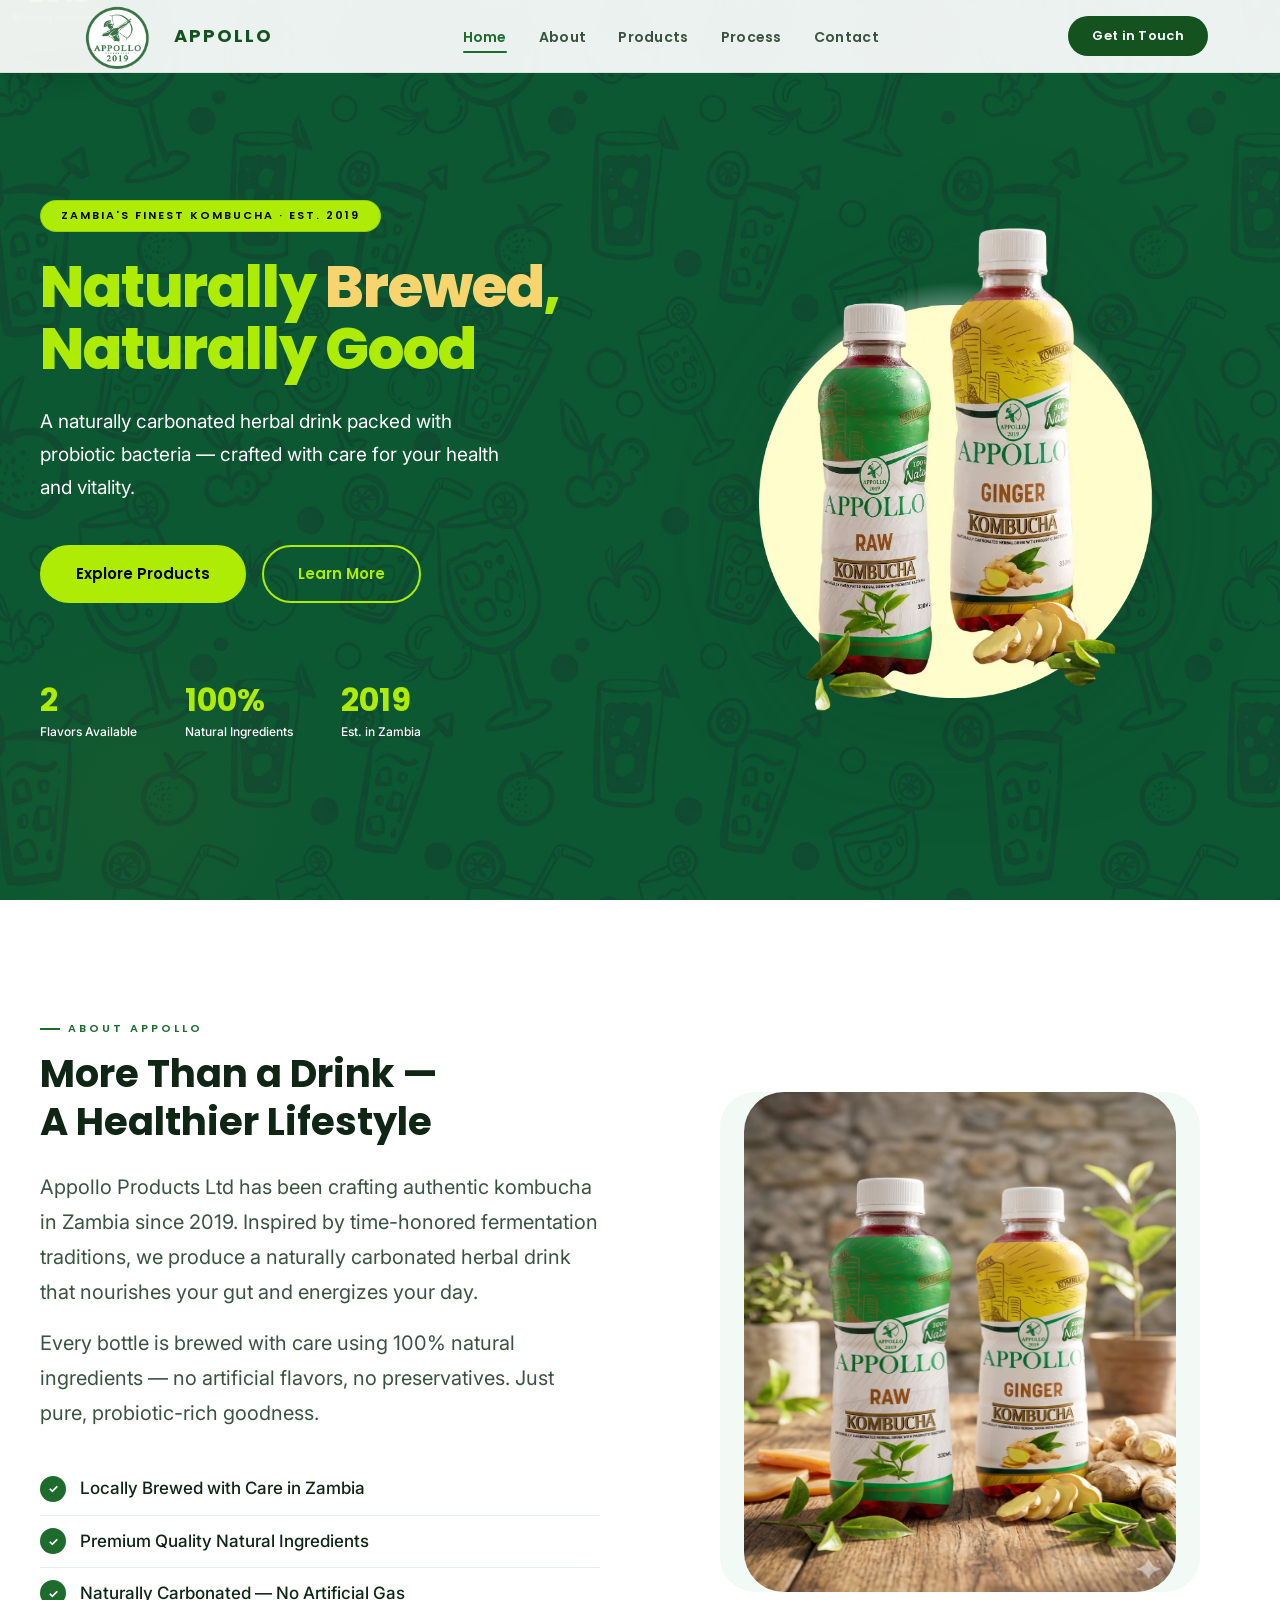
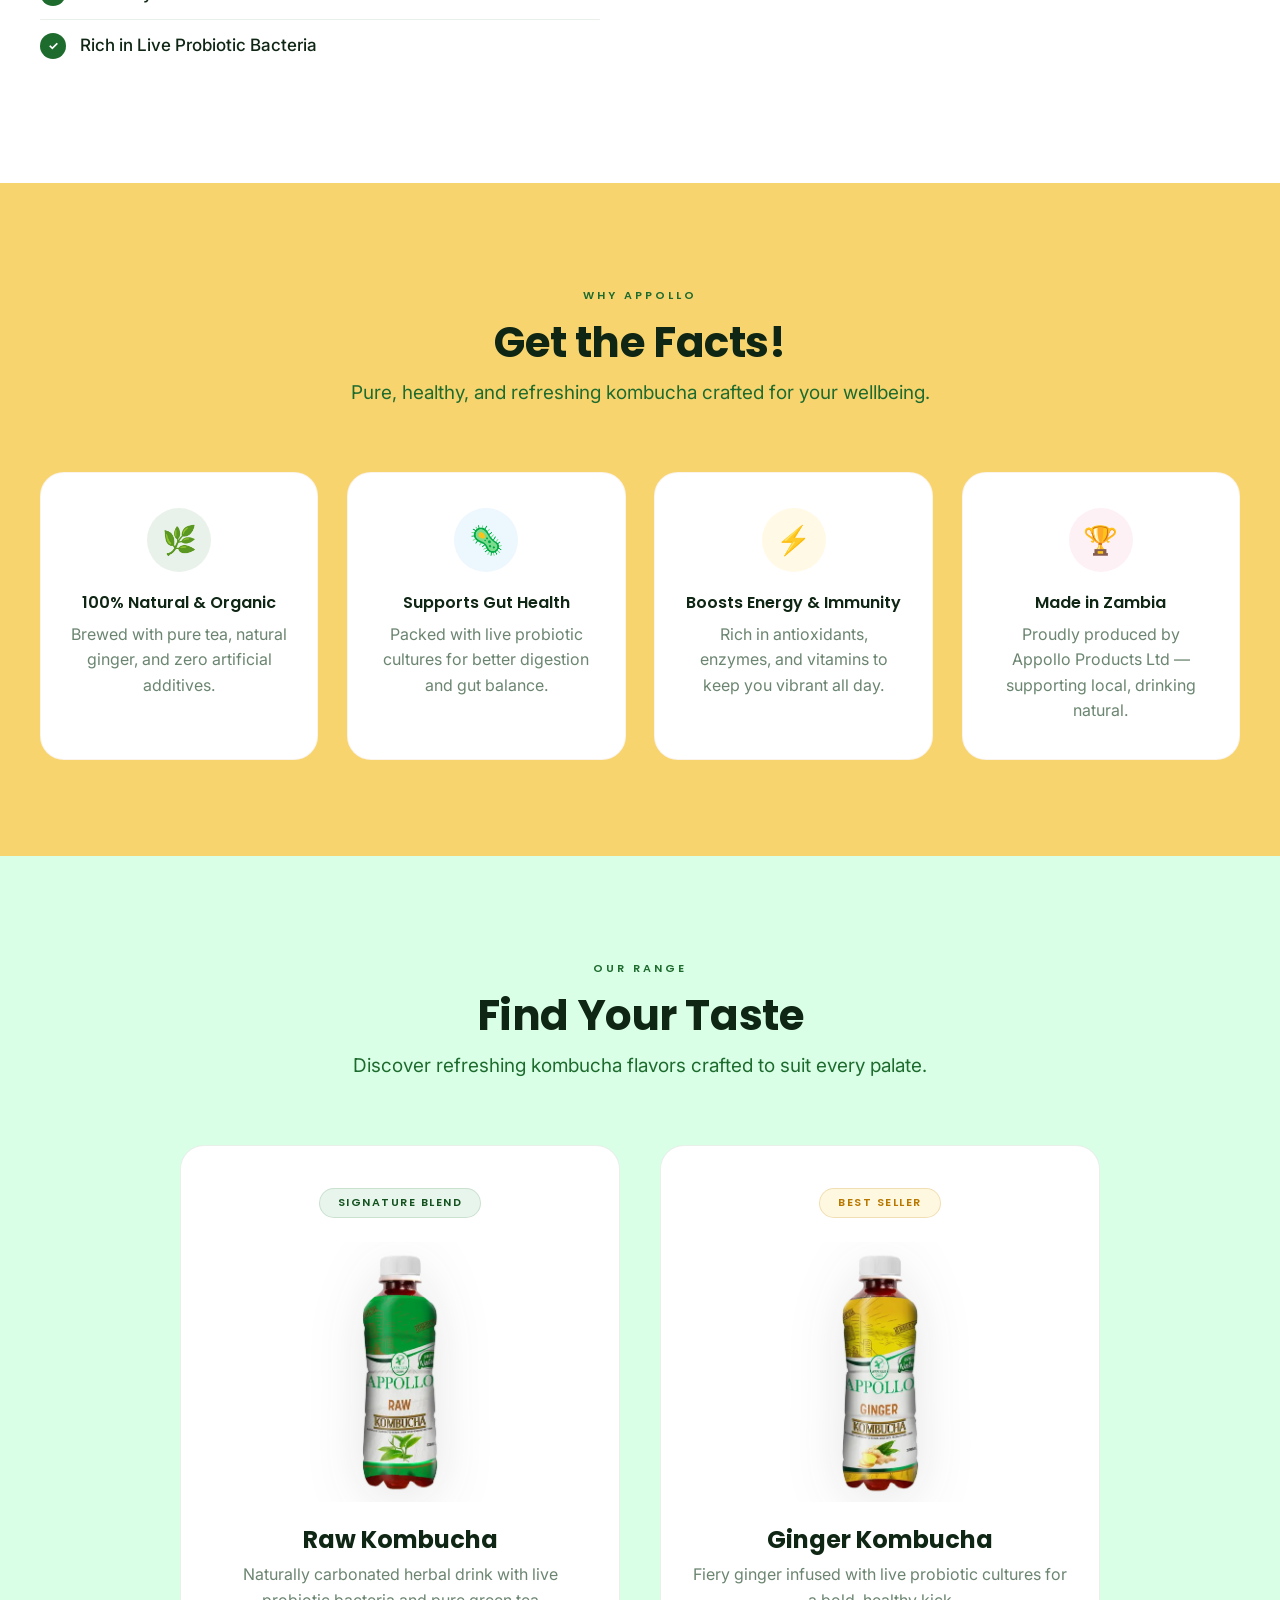
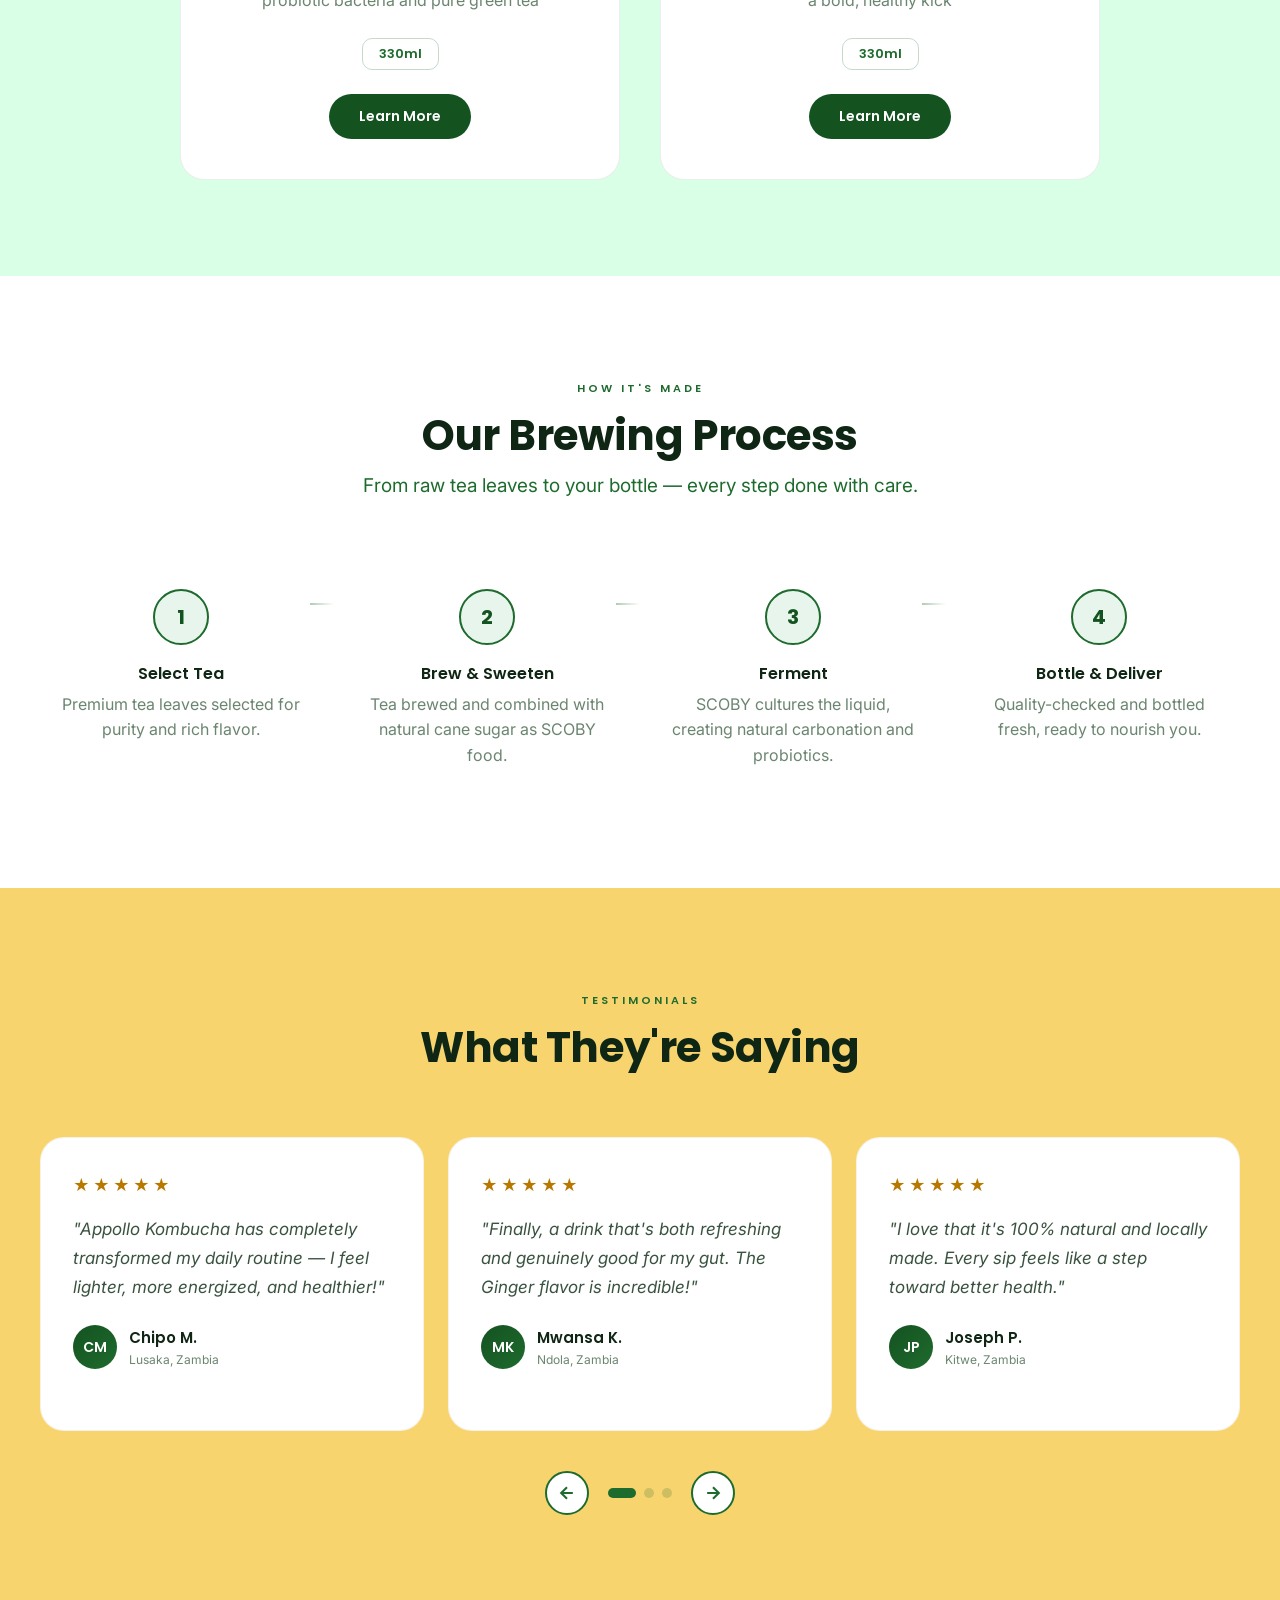
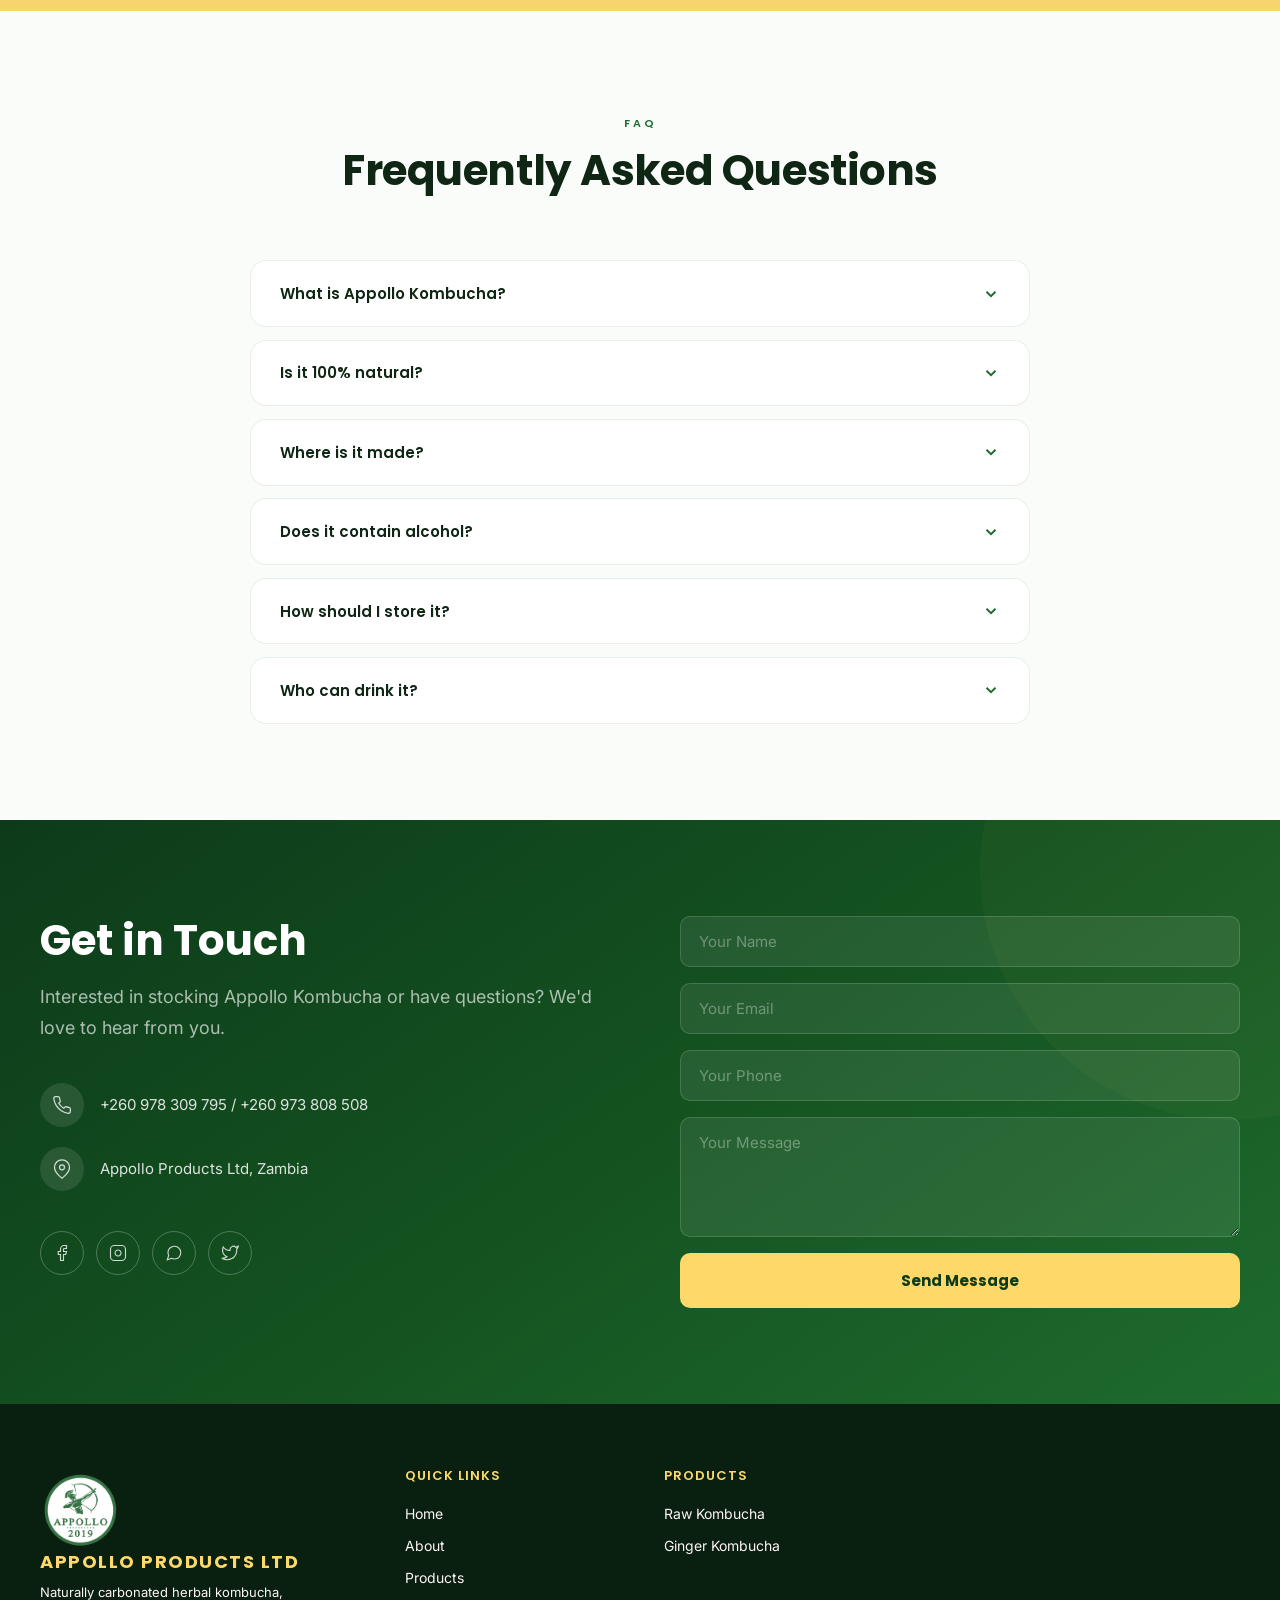
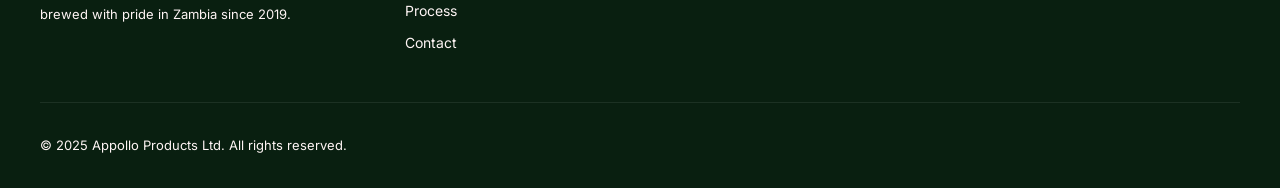
<file: scratch.html>
<!DOCTYPE html>
<html lang="en">
<head>
  <meta charset="UTF-8">
  <meta name="viewport" content="width=device-width, initial-scale=1.0">
  <title>Appollo Products — Premium Craft Kombucha | Zambia's Finest</title>
  <meta name="description" content="Appollo Products Ltd crafts Zambia's finest naturally carbonated kombucha since 2019. 100% natural, probiotic-rich, brewed with care.">
  <link rel="preconnect" href="https://fonts.googleapis.com">
  <link rel="preconnect" href="https://fonts.gstatic.com" crossorigin>
  <link href="https://fonts.googleapis.com/css2?family=Inter:wght@300;400;500;600&family=Poppins:wght@400;500;600;700;800&display=swap" rel="stylesheet">
  <link rel="stylesheet" href="style.css">
</head>
<body>

<!-- NAV -->
<nav id="navbar">
  <div class="nav-inner">
    <a href="#hero" class="nav-logo" id="navLogo">
      <img src="LOGO (2).webp" alt="Appollo Logo" class="nav-logo-img">
      <span class="nav-brand-text">APPOLLO</span>
    </a>
    <ul class="nav-links" id="navLinks">
      <li><a href="#hero" class="nav-link active">Home</a></li>
      <li><a href="#about" class="nav-link">About</a></li>
      <li><a href="#products" class="nav-link">Products</a></li>
      <li><a href="#process" class="nav-link">Process</a></li>
      <li><a href="#contact" class="nav-link">Contact</a></li>
    </ul>
    <a href="#contact" class="nav-cta" id="navCta">Get in Touch</a>
    <button class="mobile-toggle" id="mobileToggle" aria-label="Toggle menu">
      <span></span><span></span><span></span>
    </button>
  </div>
</nav>

<!-- HERO -->
<section class="hero" id="hero">
  <div class="hero-bg-shapes">
    <div class="shape shape-1"></div>
    <div class="shape shape-2"></div>
    <div class="shape shape-3"></div>
  </div>
  <div class="hero-content">
    <div class="hero-text">
      <div class="hero-badge reveal-up">Zambia's Finest Kombucha · Est. 2019</div>
      <h1 class="reveal-up">Naturally <span>Brewed</span>,<br>Naturally Good</h1>
      <p class="hero-sub reveal-up">A naturally carbonated herbal drink packed with probiotic bacteria — crafted with care for your health and vitality.</p>
      <div class="hero-buttons reveal-up">
        <a href="#products" class="btn-primary">Explore Products</a>
        <a href="#about" class="btn-outline">Learn More</a>
      </div>
      <div class="hero-stats reveal-up">
        <div class="stat-item">
          <div class="stat-num">2</div>
          <div class="stat-label">Flavors Available</div>
        </div>
        <div class="stat-item">
          <div class="stat-num">100%</div>
          <div class="stat-label">Natural Ingredients</div>
        </div>
        <div class="stat-item">
          <div class="stat-num">2019</div>
          <div class="stat-label">Est. in Zambia</div>
        </div>
      </div>
    </div>
    <div class="hero-image reveal-up">
      <div class="hero-img-glow"></div>
      <div class="hero-img-container">
        <img src="appollo.webp" alt="Appollo Raw and Ginger Kombucha" />
      </div>
    </div>
  </div>
</section>

<!-- ABOUT -->
<section class="about" id="about">
  <div class="section-inner">
    <div class="about-grid">
      <div class="about-text-col reveal-left">
        <div class="section-label">About Appollo</div>
        <h2>More Than a Drink —<br>A Healthier Lifestyle</h2>
        <p>Appollo Products Ltd has been crafting authentic kombucha in Zambia since 2019. Inspired by time-honored fermentation traditions, we produce a naturally carbonated herbal drink that nourishes your gut and energizes your day.</p>
        <p>Every bottle is brewed with care using 100% natural ingredients — no artificial flavors, no preservatives. Just pure, probiotic-rich goodness.</p>
        <ul class="about-features">
          <li><div class="check">✓</div> Locally Brewed with Care in Zambia</li>
          <li><div class="check">✓</div> Premium Quality Natural Ingredients</li>
          <li><div class="check">✓</div> Naturally Carbonated — No Artificial Gas</li>
          <li><div class="check">✓</div> Rich in Live Probiotic Bacteria</li>
        </ul>
      </div>
      <div class="about-visual-col reveal-right">
        <div class="about-img-wrap">
          <img src="Elixer.webp" alt="Appollo Raw Kombucha" />
        </div>
        <div class="since-badge">
          <div class="year">2019</div>
          <div class="year-label">Brewing excellence since 2019</div>
        </div>
      </div>
    </div>
  </div>
</section>

<!-- BENEFITS -->
<section class="benefits" id="benefits">
  <div class="section-inner">
    <div class="section-header reveal-up">
      <div class="section-label">Why Appollo</div>
      <h2>Get the Facts!</h2>
      <p>Pure, healthy, and refreshing kombucha crafted for your wellbeing.</p>
    </div>
    <div class="benefits-grid stagger">
      <div class="benefit-card">
        <div class="benefit-icon" style="background:rgba(46,125,50,0.1);">🌿</div>
        <h3>100% Natural & Organic</h3>
        <p>Brewed with pure tea, natural ginger, and zero artificial additives.</p>
      </div>
      <div class="benefit-card">
        <div class="benefit-icon" style="background:rgba(33,150,243,0.08);">🦠</div>
        <h3>Supports Gut Health</h3>
        <p>Packed with live probiotic cultures for better digestion and gut balance.</p>
      </div>
      <div class="benefit-card">
        <div class="benefit-icon" style="background:rgba(255,193,7,0.1);">⚡</div>
        <h3>Boosts Energy & Immunity</h3>
        <p>Rich in antioxidants, enzymes, and vitamins to keep you vibrant all day.</p>
      </div>
      <div class="benefit-card">
        <div class="benefit-icon" style="background:rgba(233,30,99,0.06);">🏆</div>
        <h3>Made in Zambia</h3>
        <p>Proudly produced by Appollo Products Ltd — supporting local, drinking natural.</p>
      </div>
    </div>
  </div>
</section>

<!-- PRODUCTS -->
<section class="products" id="products">
  <div class="section-inner">
    <div class="section-header reveal-up">
      <div class="section-label">Our Range</div>
      <h2>Find Your Taste</h2>
      <p>Discover refreshing kombucha flavors crafted to suit every palate.</p>
    </div>
    <div class="products-grid stagger">
      <div class="product-card" id="product-raw">
        <div class="product-badge badge-green">Signature Blend</div>
        <div class="product-img-container">
          <img src="Raww.webp" alt="Appollo Raw Kombucha" />
        </div>
        <h3>Raw Kombucha</h3>
        <p class="product-sub">Naturally carbonated herbal drink with live probiotic bacteria and pure green tea</p>
        <div class="product-meta">
          <span class="product-size">330ml</span>
        </div>
        <button class="btn-product" id="btnRaw">Learn More</button>
      </div>
      <div class="product-card" id="product-ginger">
        <div class="product-badge badge-gold">Best Seller</div>
        <div class="product-img-container">
          <img src="Gingerr.webp" alt="Appollo Ginger Kombucha" />
        </div>
        <h3>Ginger Kombucha</h3>
        <p class="product-sub">Fiery ginger infused with live probiotic cultures for a bold, healthy kick</p>
        <div class="product-meta">
          <span class="product-size">330ml</span>
        </div>
        <button class="btn-product" id="btnGinger">Learn More</button>
      </div>
    </div>
  </div>
</section>

<!-- PROCESS -->
<section class="process" id="process">
  <div class="section-inner">
    <div class="section-header reveal-up">
      <div class="section-label">How It's Made</div>
      <h2>Our Brewing Process</h2>
      <p>From raw tea leaves to your bottle — every step done with care.</p>
    </div>
    <div class="process-steps stagger">
      <div class="step">
        <div class="step-num">1</div>
        <h3>Select Tea</h3>
        <p>Premium tea leaves selected for purity and rich flavor.</p>
      </div>
      <div class="step">
        <div class="step-num">2</div>
        <h3>Brew & Sweeten</h3>
        <p>Tea brewed and combined with natural cane sugar as SCOBY food.</p>
      </div>
      <div class="step">
        <div class="step-num">3</div>
        <h3>Ferment</h3>
        <p>SCOBY cultures the liquid, creating natural carbonation and probiotics.</p>
      </div>
      <div class="step">
        <div class="step-num">4</div>
        <h3>Bottle & Deliver</h3>
        <p>Quality-checked and bottled fresh, ready to nourish you.</p>
      </div>
    </div>
  </div>
</section>

<!-- TESTIMONIALS — Scrolling Slider -->
<section class="testimonials" id="testimonials">
  <div class="section-inner">
    <div class="section-header reveal-up">
      <div class="section-label">Testimonials</div>
      <h2>What They're Saying</h2>
    </div>
    <div class="testimonials-slider reveal-up" id="testimonialSlider">
      <div class="slider-track" id="sliderTrack">
        <div class="testimonial-card">
          <div class="stars">★★★★★</div>
          <p>"Appollo Kombucha has completely transformed my daily routine — I feel lighter, more energized, and healthier!"</p>
          <div class="testimonial-author">
            <div class="author-avatar">CM</div>
            <div>
              <div class="author-name">Chipo M.</div>
              <div class="author-loc">Lusaka, Zambia</div>
            </div>
          </div>
        </div>
        <div class="testimonial-card">
          <div class="stars">★★★★★</div>
          <p>"Finally, a drink that's both refreshing and genuinely good for my gut. The Ginger flavor is incredible!"</p>
          <div class="testimonial-author">
            <div class="author-avatar">MK</div>
            <div>
              <div class="author-name">Mwansa K.</div>
              <div class="author-loc">Ndola, Zambia</div>
            </div>
          </div>
        </div>
        <div class="testimonial-card">
          <div class="stars">★★★★★</div>
          <p>"I love that it's 100% natural and locally made. Every sip feels like a step toward better health."</p>
          <div class="testimonial-author">
            <div class="author-avatar">JP</div>
            <div>
              <div class="author-name">Joseph P.</div>
              <div class="author-loc">Kitwe, Zambia</div>
            </div>
          </div>
        </div>
        <div class="testimonial-card">
          <div class="stars">★★★★★</div>
          <p>"The quality is outstanding. You can tell it's made with real ingredients and true passion for wellness."</p>
          <div class="testimonial-author">
            <div class="author-avatar">TN</div>
            <div>
              <div class="author-name">Thandi N.</div>
              <div class="author-loc">Livingstone, Zambia</div>
            </div>
          </div>
        </div>
        <div class="testimonial-card">
          <div class="stars">★★★★★</div>
          <p>"I switched from sugary sodas to Appollo and my energy levels have never been better. Truly a game changer!"</p>
          <div class="testimonial-author">
            <div class="author-avatar">BM</div>
            <div>
              <div class="author-name">Bwalya M.</div>
              <div class="author-loc">Kabwe, Zambia</div>
            </div>
          </div>
        </div>
      </div>
      <div class="slider-controls">
        <button class="slider-btn" id="sliderPrev" aria-label="Previous">
          <svg width="20" height="20" viewBox="0 0 24 24" fill="none" stroke="currentColor" stroke-width="2.5"><path d="M19 12H5M12 19l-7-7 7-7"/></svg>
        </button>
        <div class="slider-dots" id="sliderDots"></div>
        <button class="slider-btn" id="sliderNext" aria-label="Next">
          <svg width="20" height="20" viewBox="0 0 24 24" fill="none" stroke="currentColor" stroke-width="2.5"><path d="M5 12h14M12 5l7 7-7 7"/></svg>
        </button>
      </div>
    </div>
  </div>
</section>

<!-- FAQ -->
<section class="faq" id="faq">
  <div class="section-inner">
    <div class="section-header reveal-up">
      <div class="section-label">FAQ</div>
      <h2>Frequently Asked Questions</h2>
    </div>
    <div class="faq-list stagger">
      <div class="faq-item" id="faq-1">
        <button class="faq-q" aria-expanded="false">
          What is Appollo Kombucha?
          <span class="faq-arrow"><svg width="18" height="18" viewBox="0 0 24 24" fill="none" stroke="currentColor" stroke-width="2.5"><path d="M6 9l6 6 6-6"/></svg></span>
        </button>
        <div class="faq-a"><p>A naturally carbonated herbal drink packed with probiotic bacteria, crafted to support gut health, immunity, and overall vitality.</p></div>
      </div>
      <div class="faq-item" id="faq-2">
        <button class="faq-q" aria-expanded="false">
          Is it 100% natural?
          <span class="faq-arrow"><svg width="18" height="18" viewBox="0 0 24 24" fill="none" stroke="currentColor" stroke-width="2.5"><path d="M6 9l6 6 6-6"/></svg></span>
        </button>
        <div class="faq-a"><p>Yes! We use only pure tea, natural ingredients, and a live SCOBY — no artificial flavors or preservatives ever.</p></div>
      </div>
      <div class="faq-item" id="faq-3">
        <button class="faq-q" aria-expanded="false">
          Where is it made?
          <span class="faq-arrow"><svg width="18" height="18" viewBox="0 0 24 24" fill="none" stroke="currentColor" stroke-width="2.5"><path d="M6 9l6 6 6-6"/></svg></span>
        </button>
        <div class="faq-a"><p>All our kombucha is proudly brewed in Zambia by Appollo Products Ltd, combining tradition with modern craftsmanship.</p></div>
      </div>
      <div class="faq-item" id="faq-4">
        <button class="faq-q" aria-expanded="false">
          Does it contain alcohol?
          <span class="faq-arrow"><svg width="18" height="18" viewBox="0 0 24 24" fill="none" stroke="currentColor" stroke-width="2.5"><path d="M6 9l6 6 6-6"/></svg></span>
        </button>
        <div class="faq-a"><p>Our kombucha is non-alcoholic. Fermentation may produce trace amounts, always well below 0.5% ABV.</p></div>
      </div>
      <div class="faq-item" id="faq-5">
        <button class="faq-q" aria-expanded="false">
          How should I store it?
          <span class="faq-arrow"><svg width="18" height="18" viewBox="0 0 24 24" fill="none" stroke="currentColor" stroke-width="2.5"><path d="M6 9l6 6 6-6"/></svg></span>
        </button>
        <div class="faq-a"><p>Keep refrigerated to maintain freshness, natural carbonation, and probiotic activity.</p></div>
      </div>
      <div class="faq-item" id="faq-6">
        <button class="faq-q" aria-expanded="false">
          Who can drink it?
          <span class="faq-arrow"><svg width="18" height="18" viewBox="0 0 24 24" fill="none" stroke="currentColor" stroke-width="2.5"><path d="M6 9l6 6 6-6"/></svg></span>
        </button>
        <div class="faq-a"><p>Most people can enjoy it as a daily health drink. Pregnant women, children, or those with specific conditions should consult a doctor first.</p></div>
      </div>
    </div>
  </div>
</section>

<!-- CONTACT -->
<section class="contact" id="contact">
  <div class="section-inner">
    <div class="contact-grid">
      <div class="contact-info-col reveal-left">
        <h2>Get in Touch</h2>
        <p class="contact-desc">Interested in stocking Appollo Kombucha or have questions? We'd love to hear from you.</p>
        <div class="contact-info">
          <div class="contact-item">
            <div class="contact-icon">
              <svg width="20" height="20" viewBox="0 0 24 24" fill="none" stroke="currentColor" stroke-width="1.5"><path d="M22 16.92v3a2 2 0 01-2.18 2 19.79 19.79 0 01-8.63-3.07 19.5 19.5 0 01-6-6 19.79 19.79 0 01-3.07-8.67A2 2 0 014.11 2h3a2 2 0 012 1.72c.127.96.361 1.903.7 2.81a2 2 0 01-.45 2.11L8.09 9.91a16 16 0 006 6l1.27-1.27a2 2 0 012.11-.45c.907.339 1.85.573 2.81.7A2 2 0 0122 16.92z"/></svg>
            </div>
            <span>+260 978 309 795 / +260 973 808 508</span>
          </div>
          <div class="contact-item">
            <div class="contact-icon">
              <svg width="20" height="20" viewBox="0 0 24 24" fill="none" stroke="currentColor" stroke-width="1.5"><path d="M21 10c0 7-9 13-9 13s-9-6-9-13a9 9 0 0118 0z"/><circle cx="12" cy="10" r="3"/></svg>
            </div>
            <span>Appollo Products Ltd, Zambia</span>
          </div>
        </div>
        <div class="social-links">
          <a href="#" class="social-btn" aria-label="Facebook"><svg width="18" height="18" viewBox="0 0 24 24" fill="none" stroke="currentColor" stroke-width="1.5"><path d="M18 2h-3a5 5 0 00-5 5v3H7v4h3v8h4v-8h3l1-4h-4V7a1 1 0 011-1h3z"/></svg></a>
          <a href="#" class="social-btn" aria-label="Instagram"><svg width="18" height="18" viewBox="0 0 24 24" fill="none" stroke="currentColor" stroke-width="1.5"><rect x="2" y="2" width="20" height="20" rx="5"/><path d="M16 11.37A4 4 0 1112.63 8 4 4 0 0116 11.37z"/><line x1="17.5" y1="6.5" x2="17.51" y2="6.5"/></svg></a>
          <a href="#" class="social-btn" aria-label="WhatsApp"><svg width="18" height="18" viewBox="0 0 24 24" fill="none" stroke="currentColor" stroke-width="1.5"><path d="M21 11.5a8.38 8.38 0 01-.9 3.8 8.5 8.5 0 01-7.6 4.7 8.38 8.38 0 01-3.8-.9L3 21l1.9-5.7a8.38 8.38 0 01-.9-3.8 8.5 8.5 0 014.7-7.6 8.38 8.38 0 013.8-.9h.5a8.48 8.48 0 018 8v.5z"/></svg></a>
          <a href="#" class="social-btn" aria-label="Twitter"><svg width="18" height="18" viewBox="0 0 24 24" fill="none" stroke="currentColor" stroke-width="1.5"><path d="M23 3a10.9 10.9 0 01-3.14 1.53 4.48 4.48 0 00-7.86 3v1A10.66 10.66 0 013 4s-4 9 5 13a11.64 11.64 0 01-7 2c9 5 20 0 20-11.5a4.5 4.5 0 00-.08-.83A7.72 7.72 0 0023 3z"/></svg></a>
        </div>
      </div>
      <div class="contact-form-col reveal-right">
        <form class="contact-form" id="contactForm">
          <input type="text" placeholder="Your Name" id="contactName" required />
          <input type="email" placeholder="Your Email" id="contactEmail" required />
          <input type="tel" placeholder="Your Phone" id="contactPhone" />
          <textarea placeholder="Your Message" id="contactMessage" required></textarea>
          <button type="submit" id="contactSubmit">Send Message</button>
        </form>
      </div>
    </div>
  </div>
</section>

<!-- FOOTER -->
<footer id="footer">
  <div class="footer-inner">
    <div class="footer-top">
      <div class="footer-brand-col">
        <a href="#hero" class="footer-brand-row">
          <img src="LOGO (2).webp" alt="Appollo Logo" class="footer-logo-img">
          <div>
            <div class="footer-brand">APPOLLO PRODUCTS LTD</div>
            <div class="footer-tagline">Naturally carbonated herbal kombucha,<br>brewed with pride in Zambia since 2019.</div>
          </div>
        </a>
      </div>
      <div class="footer-col">
        <h4>Quick Links</h4>
        <ul>
          <li><a href="#hero">Home</a></li>
          <li><a href="#about">About</a></li>
          <li><a href="#products">Products</a></li>
          <li><a href="#process">Process</a></li>
          <li><a href="#contact">Contact</a></li>
        </ul>
      </div>
      <div class="footer-col">
        <h4>Products</h4>
        <ul>
          <li><a href="#products">Raw Kombucha</a></li>
          <li><a href="#products">Ginger Kombucha</a></li>
        </ul>
      </div>
    </div>
    <div class="footer-bottom">
      <p>© 2025 Appollo Products Ltd. All rights reserved.</p>
    </div>
  </div>
</footer>

<script src="script.js?v=1.1"></script>
</body>
</html>
</file>
<file: style.css>
/* ═══════════════════════════════════════════════
   APPOLLO PRODUCTS — PREMIUM KOMBUCHA
   Clean · Modern · Fully Responsive · High-End
   ═══════════════════════════════════════════════ */

* {
  margin: 0;
  padding: 0;
  box-sizing: border-box;
}

:root {
  --green-deep: #0d3b1a;
  --green-dark: #145220;
  --green: #1e6b2e;
  --green-mid: #2a8040;
  --green-light: #e8f5ec;
  --mint: #f2faf5;
  --white: #ffffff;
  --off-white: #fafcfa;
  --cream: #fdf9f0;
  --gold: #b87800;
  --gold-light: #d4960a;
  --gold-pale: #fff8e0;
  --gold-warm: #ffd86a;
  --text-dark: #111a13;
  --text-heading: #0f2614;
  --text-body: #3a5340;
  --text-muted: #6b8570;
  --border: #1e6b2e1a;
  --shadow-sm: 0 2px 12px #0f26140f;
  --shadow-md: 0 8px 32px #0f261414;
  --shadow-lg: 0 20px 60px #0f26141f;
  --shadow-gold: 0 8px 32px #b8780026;
  --radius-sm: 10px;
  --radius-md: 16px;
  --radius-lg: 24px;
  --radius-full: 9999px;
  --ease-out: cubic-bezier(0.22, 0.68, 0, 1.1);
  --ease-bounce: cubic-bezier(0.22, 0.68, 0, 1.4);
  --transition: 0.3s ease;
}

html {
  scroll-behavior: smooth;
  overflow-x: hidden;
  max-width: 100vw;
}

body {
  font-family: 'Inter', -apple-system, BlinkMacSystemFont, 'Segoe UI', sans-serif;
  font-size: 18px;
  line-height: 1.6;
  color: var(--text-body);
  background: var(--white);
  -webkit-font-smoothing: antialiased;
  overflow-x: hidden;
  width: 100%;
  max-width: 100vw;
}

h1,
h2,
h3,
h4 {
  font-family: 'Poppins', sans-serif;
  color: var(--text-heading);
  line-height: 1.2;
  font-weight: 700;
}

a {
  text-decoration: none;
  color: inherit;
}

img {
  max-width: 100%;
  display: block;
}

button {
  cursor: pointer;
  font-family: inherit;
}

ul {
  list-style: none;
}

/* ── ANIMATIONS ── */
.reveal-up {
  opacity: 0;
  transform: translateY(40px);
  transition: opacity 0.8s var(--ease-out), transform 0.8s var(--ease-out);
}

.reveal-left {
  opacity: 0;
  transform: translateX(-50px);
  transition: opacity 0.8s ease, transform 0.8s ease;
}

.reveal-right {
  opacity: 0;
  transform: translateX(50px);
  transition: opacity 0.8s ease, transform 0.8s ease;
}

.reveal-up.visible,
.reveal-left.visible,
.reveal-right.visible {
  opacity: 1;
  transform: none;
}

.stagger>* {
  opacity: 0;
  transform: translateY(30px);
  transition: opacity 0.6s ease, transform 0.6s ease;
}

.stagger.visible>*:nth-child(1) {
  opacity: 1;
  transform: none;
  transition-delay: 0s;
}

.stagger.visible>*:nth-child(2) {
  opacity: 1;
  transform: none;
  transition-delay: .12s;
}

.stagger.visible>*:nth-child(3) {
  opacity: 1;
  transform: none;
  transition-delay: .24s;
}

.stagger.visible>*:nth-child(4) {
  opacity: 1;
  transform: none;
  transition-delay: .36s;
}

.stagger.visible>*:nth-child(5) {
  opacity: 1;
  transform: none;
  transition-delay: .48s;
}

.stagger.visible>*:nth-child(6) {
  opacity: 1;
  transform: none;
  transition-delay: .6s;
}

@keyframes slideDown {
  from {
    transform: translateY(-100%);
    opacity: 0;
  }

  to {
    transform: translateY(0);
    opacity: 1;
  }
}

@keyframes float {

  0%,
  100% {
    transform: translateY(0);
  }

  50% {
    transform: translateY(-16px);
  }
}

@keyframes pulse-blob {

  0%,
  100% {
    transform: scale(1);
    opacity: .6;
  }

  50% {
    transform: scale(1.15);
    opacity: 1;
  }
}

@keyframes fadeInBadge {
  from {
    opacity: 0;
    transform: translateY(-12px);
  }

  to {
    opacity: 1;
    transform: none;
  }
}

@keyframes heroTextIn {
  from {
    opacity: 0;
    transform: translateY(48px);
  }

  to {
    opacity: 1;
    transform: none;
  }
}

@keyframes heroImgIn {
  from {
    opacity: 0;
    transform: scale(.85) translateY(40px);
  }

  to {
    opacity: 1;
    transform: none;
  }
}

@keyframes glow-pulse {

  0%,
  100% {
    opacity: .3;
    transform: translate(-50%, -50%) scale(1);
  }

  50% {
    opacity: .5;
    transform: translate(-50%, -50%) scale(1.1);
  }
}

/* ═══════════════════════════════════════════════
   NAVIGATION
   ═══════════════════════════════════════════════ */
nav {
  position: fixed;
  top: 0;
  left: 0;
  right: 0;
  z-index: 1000;
  background: #ffffffeb;
  backdrop-filter: blur(20px);
  -webkit-backdrop-filter: blur(20px);
  border-bottom: 1px solid var(--border);
  animation: slideDown 0.6s ease both;
  transition: background var(--transition), box-shadow var(--transition);
}

nav.scrolled {
  background: #fffffff8;
  box-shadow: var(--shadow-sm);
}

.nav-inner {
  max-width: 1200px;
  margin: 0 auto;
  padding: 0 2rem;
  display: flex;
  align-items: center;
  justify-content: space-between;
  height: 72px;
}

.nav-logo {
  display: flex;
  align-items: center;
  gap: 12px;
  text-decoration: none;
  flex-shrink: 0;
  transition: transform var(--transition);
}

.nav-logo:hover {
  transform: scale(1.03);
}

.nav-logo-img {
  width: 90px;
  height: 70px;
  object-fit: contain;
  flex-shrink: 0;
}

.nav-brand-text {
  font-family: 'Poppins', sans-serif;
  font-size: 18px;
  font-weight: 700;
  color: var(--green-dark);
  letter-spacing: 2px;
}

.nav-links {
  display: flex;
  gap: 2rem;
  align-items: center;
}

.nav-link {
  font-family: 'Poppins', sans-serif;
  font-size: 14px;
  font-weight: 600;
  color: var(--text-body);
  position: relative;
  padding: 4px 0;
  transition: color var(--transition);
  letter-spacing: 0.3px;
}

.nav-link::after {
  content: '';
  position: absolute;
  bottom: -2px;
  left: 0;
  width: 0;
  height: 2px;
  background: var(--green);
  border-radius: 2px;
  transition: width 0.3s ease;
}

.nav-link:hover,
.nav-link.active {
  color: var(--green);
}

.nav-link:hover::after,
.nav-link.active::after {
  width: 100%;
}

.nav-cta {
  display: inline-flex;
  align-items: center;
  background: var(--green-dark);
  color: white;
  font-family: 'Poppins', sans-serif;
  font-size: 13px;
  font-weight: 600;
  padding: 10px 24px;
  border-radius: var(--radius-full);
  border: none;
  letter-spacing: 0.3px;
  flex-shrink: 0;
  transition: background var(--transition), transform var(--transition), box-shadow var(--transition);
}

.nav-cta:hover {
  background: var(--green-mid);
  transform: translateY(-2px);
  box-shadow: 0 6px 20px #1e6b2e4d;
}

.mobile-toggle {
  display: none;
  flex-direction: column;
  gap: 5px;
  background: none;
  border: none;
  padding: 8px;
  z-index: 1001;
}

.mobile-toggle span {
  display: block;
  width: 24px;
  height: 2px;
  background: var(--text-heading);
  border-radius: 2px;
  transition: transform 0.3s ease, opacity 0.3s ease;
}

.mobile-toggle.active span:nth-child(1) {
  transform: rotate(45deg) translate(5px, 5px);
}

.mobile-toggle.active span:nth-child(2) {
  opacity: 0;
}

.mobile-toggle.active span:nth-child(3) {
  transform: rotate(-45deg) translate(5px, -5px);
}

/* ═══════════════════════════════════════════════
   S1 — HERO (Mint Green)
   ═══════════════════════════════════════════════ */
.hero {
  position: relative;
  min-height: 100vh;
  display: flex;
  align-items: center;
  padding: 120px 2rem 80px;
  background: url("Assets/background.jpg") no-repeat center center;
  background-size: cover;
  overflow: hidden;
}

.hero-bg-shapes {
  position: absolute;
  inset: 0;
  pointer-events: none;
  overflow: hidden;
}

.shape {
  position: absolute;
  border-radius: 50%;
}

.shape-1 {
  top: -120px;
  right: -80px;
  width: 500px;
  height: 500px;
  background: radial-gradient(circle, #1e6b2e14 0%, transparent 70%);
  animation: pulse-blob 8s ease-in-out infinite;
}

.shape-2 {
  bottom: -100px;
  left: -60px;
  width: 400px;
  height: 400px;
  background: radial-gradient(circle, #b878000d 0%, transparent 70%);
  animation: pulse-blob 10s ease-in-out infinite reverse;
}

.shape-3 {
  top: 40%;
  left: 45%;
  width: 250px;
  height: 250px;
  background: radial-gradient(circle, #1e6b2e0a 0%, transparent 70%);
  animation: pulse-blob 6s ease-in-out infinite 2s;
}

.hero-content {
  max-width: 1200px;
  margin: 0 auto;
  display: grid;
  grid-template-columns: 1fr 1fr;
  gap: 4rem;
  align-items: center;
  width: 100%;
  position: relative;
  z-index: 2;
}

.hero-text {
  animation: heroTextIn 1s var(--ease-out) 0.2s both;
}

.hero-badge {
  display: inline-block;
  background:#aeeb05;
  border: 1.5px solid #1e6b2e33;
  color: black;
  font-family: 'Poppins', sans-serif;
  font-size: 11px;
  padding: 6px 20px;
  border-radius: var(--radius-full);
  letter-spacing: 2px;
  text-transform: uppercase;
  margin-bottom: 1.5rem;
  font-weight: 600;
  animation: fadeInBadge 0.7s ease 0.5s both;
}

.hero h1 {
  font-size: clamp(34px, 5vw, 58px);
  font-weight: 800;
  color: #aeeb05;
  line-height: 1.08;
  margin-bottom: 1.5rem;
  letter-spacing: -0.02em;
}

.hero h1 span {
  color: #f8d46f;
}

.hero-sub {
  font-size: 19px;
  color:#ffffff;
  line-height: 1.75;
  margin-bottom: 2.5rem;
  max-width: 480px;
}

.hero-buttons {
  display: flex;
  gap: 1rem;
  flex-wrap: wrap;
}

.btn-primary {
  display: inline-flex;
  align-items: center;
  background: #aeeb05;
  color: rgb(0, 0, 0);
  border: 2px solid  #aeeb05;
  padding: 15px 34px;
  border-radius: var(--radius-full) ;
  font-family: 'Poppins', sans-serif;
  font-size: 15px;
  font-weight: 600;
  transition: all 0.3s ease;
  position: relative;
  overflow: hidden;
}

.btn-primary:hover {
  background:var(--green-dark);
  transform: translateY(-3px);
  color:white;
  box-shadow: 0 10px 28px #1e6b2e4d;
}

.btn-outline {
  display: inline-flex;
  align-items: center;
  background: transparent;
  color: #aeeb05;
  border: 2px solid #aeeb05;
  padding: 13px 34px;
  border-radius: var(--radius-full);
  font-family: 'Poppins', sans-serif;
  font-size: 15px;
  font-weight: 600;
  transition: all 0.3s ease;
}

.btn-outline:hover {
  background: var(--green-dark);
  color: white;
  transform: translateY(-3px);
  box-shadow: 0 10px 28px #29e94f33;
}

.hero-stats {
  display: flex;
  gap: 3rem;
  margin-top: 3rem;
  padding-top: 2rem;
  border-top: 1px solid #1e6b2e1f;
  animation: heroTextIn 0.9s var(--ease-out) 0.7s both;
}

.stat-num {
  font-family: 'Poppins', sans-serif;
  font-size: 32px;
  font-weight: 700;
  color: #aeeb05;
  line-height: 1;
}

.stat-label {
  font-size: 12px;
  color: white;
  margin-top: 6px;
  font-weight: 500;
}

.hero-image {
  display: flex;
  justify-content: center;
  align-items: center;
  position: relative;
  animation: heroImgIn 1s var(--ease-out) 0.4s both;
}

.hero-img-glow {
  position: absolute;
  top: 50%;
  left: 50%;
  width: 380px;
  height: 380px;
  border-radius: 50%;
  background: radial-gradient(circle, #e8f5ece6 0%, #f2faf566 60%, transparent 70%);
  transform: translate(-50%, -50%);
  animation: glow-pulse 4s ease-in-out infinite;
  pointer-events: none;
}

.hero-img-container {
  width: 100%;
  max-width: 480px;
  height: 520px;
  display: flex;
  align-items: center;
  justify-content: center;
}

.hero-img-container img {
  width: 100%;
  height: 100%;
  object-fit: contain;
  filter: drop-shadow(0 24px 60px #0f26142e);
  animation: float 5s ease-in-out infinite;
}

.mobile-hero-image {
  display: none !important;
}

/* ── Section Utilities ── */
.section-inner {
  max-width: 1200px;
  margin: 0 auto;
}

.section-label {
  display: inline-block;
  font-family: 'Poppins', sans-serif;
  font-size: 11px;
  letter-spacing: 3px;
  text-transform: uppercase;
  color: var(--green);
  font-weight: 600;
  margin-bottom: 0.8rem;
  position: relative;
  padding-left: 28px;
}

.section-label::before {
  content: '';
  position: absolute;
  left: 0;
  top: 50%;
  width: 20px;
  height: 2px;
  background: var(--green);
  transform: translateY(-50%);
}

.section-header {
  text-align: center;
  margin-bottom: 4rem;
}

.section-header .section-label {
  padding-left: 0;
}

.section-header .section-label::before {
  display: none;
}

.section-header h2 {
  font-size: clamp(26px, 3.5vw, 42px);
  letter-spacing: -0.01em;
  margin-bottom: 0.6rem;
}

.section-header p {
  font-size: 19px;
  color: var(--green);
  max-width: 580px;
  margin: 0 auto;
  line-height: 1.6;
}

/* ═══════════════════════════════════════════════
   S2 — ABOUT (White)
   ═══════════════════════════════════════════════ */
.about {
  background: var(--white);
  padding: 7rem 2rem;
}

.about-grid {
  display: grid;
  grid-template-columns: 1fr 1fr;
  gap: 5rem;
  align-items: center;
}

.about h2 {
  font-size: clamp(26px, 3vw, 40px);
  margin-bottom: 1.5rem;
  line-height: 1.25;
}

.about p {
  font-size: 20px;
  color: var(--text-body);
  line-height: 1.75;
  margin-bottom: 1rem;
}

.about-features {
  margin-top: 2rem;
}

.about-features li {
  display: flex;
  align-items: center;
  gap: 14px;
  font-size: 17px;
  color: var(--text-heading);
  padding: 12px 0;
  border-bottom: 1px solid var(--border);
  font-weight: 500;
  transition: color var(--transition), gap var(--transition);
}

.about-features li:last-child {
  border-bottom: none;
}

.about-features li:hover {
  color: var(--green);
  gap: 18px;
}

.check {
  width: 26px;
  height: 26px;
  background: var(--green);
  border-radius: 50%;
  display: flex;
  align-items: center;
  justify-content: center;
  flex-shrink: 0;
  color: white;
  font-size: 12px;
  font-weight: 700;
  transition: transform var(--transition);
}

.about-features li:hover .check {
  transform: scale(1.15);
}

.about-img-wrap {
  max-width: 480px;
  margin:0 auto;
  position: relative; /* important for positioning badge */
  background: var(--mint);
  border-radius: 35px;
  overflow: visible;
  display: flex;
  align-items: center;
  justify-content: center;
}
.about-img-wrap:hover {
  box-shadow: var(--shadow-lg);
}

.about-img-wrap img {
  width: 90%;
  height: auto;
  max-height: 500px;
  display: block;
  border-radius: 40px;
}

.about-img-wrap:hover img {
  transform: scale(1.05);
}

.since-badge {
  position: absolute;
  top: -50px;   /* pushes outside */
  left: -1px; 
  bottom: auto;   /* pushes outside */
  width: 120px;
  height: 120px;
  border-radius: 50%;
  background: linear-gradient(135deg, var(--green-dark), var(--green-deep));
  display: flex;
  flex-direction: column;
  align-items: center;
  justify-content: center;
  text-align: center;
  color: white;
  box-shadow: 0 10px 25px rgba(0,0,0,0.15);
  z-index: 2;
}

.since-badge:hover {
  transform: translateY(-4px);
  box-shadow: 0 12px 36px #14522059;
}

.since-badge .year {
  font-size: 26px;
  font-weight: 800;
  line-height: 1;
  color: var(--gold-warm);
}


.since-badge .year-label {
  font-size: 10px;
  opacity: 0.85;
  margin-top: 3px;
  padding: 0 8px;
}
/* ═══════════════════════════════════════════════
   S3 — BENEFITS (Cream)
   ═══════════════════════════════════════════════ */
.benefits {
  background: #f8d46f;
  padding: 6rem 2rem;
}

.benefits-grid {
  display: grid;
  grid-template-columns: repeat(4, 1fr);
  gap: 1.8rem;
}

.benefit-card {
  background: var(--white);
  border-radius: var(--radius-lg);
  padding: 2.2rem 1.8rem;
  text-align: center;
  border: 1px solid #b8780014;
  transition: transform 0.35s var(--ease-bounce), box-shadow 0.35s ease;
  
}

.benefit-card:hover {
  transform: translateY(-10px) scale(1.02);
  box-shadow: var(--shadow-lg);
}

.benefit-icon {
  width: 64px;
  height: 64px;
  border-radius: 50%;
  display: flex;
  align-items: center;
  justify-content: center;
  margin: 0 auto 1.3rem;
  font-size: 28px;
  transition: transform 0.4s var(--ease-bounce);
}

.benefit-card:hover .benefit-icon {
  transform: rotate(8deg) scale(1.15);
}

.benefit-card h3 {
  font-size: 16px;
  font-weight: 600;
  margin-bottom: 0.6rem;
}

.benefit-card p {
  font-size: 16px;
  color: var(--text-muted);
  line-height: 1.6;
}

/* ═══════════════════════════════════════════════
   S4 — PRODUCTS (Mint)
   ═══════════════════════════════════════════════ */
.products {
  background: #d9ffe7;
  padding: 6rem 2rem;
}

.products-grid {
  display: grid;
  grid-template-columns: 1fr 1fr;
  gap: 2.5rem;
  max-width: 920px;
  margin: 0 auto;
}

.product-card {
  background: var(--white);
  border: 1px solid var(--border);
  border-radius: var(--radius-lg);
  padding: 2.5rem 2rem;
  text-align: center;
  position: relative;
  overflow: hidden;
  transition: transform 0.35s var(--ease-bounce), box-shadow 0.35s ease;
}

.product-card::before {
  content: '';
  position: absolute;
  top: 0;
  left: 0;
  right: 0;
  height: 4px;
  background: linear-gradient(90deg, var(--green), var(--green-mid));
  opacity: 0;
  transition: opacity var(--transition);
}

.product-card:hover::before {
  opacity: 1;
}

.product-card:hover {
  transform: translateY(-10px);
  box-shadow: var(--shadow-lg);
}

.product-badge {
  display: inline-block;
  padding: 5px 18px;
  border-radius: var(--radius-full);
  font-family: 'Poppins', sans-serif;
  font-size: 11px;
  letter-spacing: 1.5px;
  text-transform: uppercase;
  margin-bottom: 1.5rem;
  font-weight: 600;
}

.badge-green {
  background: var(--green-light);
  color: var(--green-dark);
  border: 1px solid #1e6b2e26;
}

.badge-gold {
  background: var(--gold-pale);
  color: var(--gold);
  border: 1px solid #b8780033;
}

.product-img-container {
  width: 100%;
  height: 260px;
  display: flex;
  align-items: center;
  justify-content: center;
  margin: 0 auto 1.5rem;
  overflow: hidden;
}

.product-img-container img {
  width: 500px;
  height: 250px;
  object-fit: contain;
  filter: drop-shadow(0 10px 28px #0f26141f);
  transition: transform 0.5s var(--ease-out);
}

.product-card:hover .product-img-container img {
  transform: scale(1.06) translateY(-8px);
}

.product-card h3 {
  font-size: 24px;
  font-weight: 700;
  margin-bottom: 0.5rem;
}

.product-sub {
  font-size: 16px;
  color: var(--text-muted);
  margin-bottom: 1.5rem;
  line-height: 1.6;
}

.product-meta {
  margin-bottom: 1.5rem;
}

.product-size {
  display: inline-block;
  font-family: 'Poppins', sans-serif;
  font-size: 13px;
  color: var(--green);
  border: 1px solid #1e6b2e40;
  padding: 5px 16px;
  border-radius: var(--radius-sm);
  font-weight: 600;
}

.btn-product {
  background: var(--green-dark);
  color: white;
  border: none;
  padding: 12px 30px;
  border-radius: var(--radius-full);
  font-family: 'Poppins', sans-serif;
  font-size: 14px;
  font-weight: 600;
  transition: all 0.3s ease;
}

.btn-product:hover {
  background: var(--green-mid);
  transform: translateY(-2px);
  box-shadow: 0 8px 24px #1e6b2e40;
}

/* ═══════════════════════════════════════════════
   S5 — PROCESS (White)
   ═══════════════════════════════════════════════ */
.process {
  background: var(--white);
  padding: 6rem 2rem;
}

.process-steps {
  display: grid;
  grid-template-columns: repeat(4, 1fr);
  gap: 1.5rem;
}

.step {
  text-align: center;
  position: relative;
  padding: 1.5rem 1rem;
}

.step:not(:last-child)::after {
  content: '';
  position: absolute;
  top: 38px;
  right: -0.75rem;
  width: 1.5rem;
  height: 2px;
  background: linear-gradient(90deg, var(--green), transparent);
  opacity: 0.35;
}

.step-num {
  width: 56px;
  height: 56px;
  border-radius: 50%;
  background: var(--green-light);
  border: 2px solid var(--green);
  color: var(--green-dark);
  display: flex;
  align-items: center;
  justify-content: center;
  font-family: 'Poppins', sans-serif;
  font-size: 20px;
  font-weight: 700;
  margin: 0 auto 1.2rem;
  transition: all 0.35s var(--ease-bounce);
}

.step:hover .step-num {
  background: var(--green-dark);
  color: white;
  transform: scale(1.12);
  box-shadow: 0 8px 24px #1e6b2e4d;
}

.step h3 {
  font-size: 16px;
  font-weight: 600;
  margin-bottom: 0.5rem;
  transition: color var(--transition);
}

.step:hover h3 {
  color: var(--green);
}

.step p {
  font-size: 16px;
  color: var(--text-muted);
  line-height: 1.6;
}

/* ═══════════════════════════════════════════════
   S6 — TESTIMONIALS SLIDER (Gold Pale)
   ═══════════════════════════════════════════════ */
.testimonials {
  background: #f8d46f;
  padding: 6rem 2rem;
}

.testimonials-slider {
  position: relative;
  overflow: hidden;
  max-width: 100%;
}

.slider-track {
  display: flex;
  gap: 1.5rem;
  transition: transform 0.5s cubic-bezier(0.25, 0.46, 0.45, 0.94);
  will-change: transform;
}

.testimonial-card {
  background: var(--white);
  border-radius: var(--radius-lg);
  padding: 2.2rem 2rem 2rem;
  border: 1px solid #b878001a;
  flex: 0 0 calc(33.333% - 1rem);
  min-width: 0;
  transition: transform 0.35s ease, box-shadow 0.35s ease;
}

.testimonial-card:hover {
  transform: translateY(-6px);
  box-shadow: var(--shadow-gold);
}

.stars {
  color: var(--gold);
  font-size: 16px;
  margin-bottom: 1rem;
  letter-spacing: 3px;
}

.testimonial-card p {
  font-size: 17px;
  color: var(--text-body);
  line-height: 1.7;
  margin-bottom: 1.5rem;
  font-style: italic;
}

.testimonial-author {
  display: flex;
  align-items: center;
  gap: 12px;
}

.author-avatar {
  width: 44px;
  height: 44px;
  border-radius: 50%;
  background: linear-gradient(135deg, var(--green-dark), var(--green));
  color: white;
  display: flex;
  align-items: center;
  justify-content: center;
  font-family: 'Poppins', sans-serif;
  font-size: 14px;
  font-weight: 600;
  flex-shrink: 0;
  transition: transform var(--transition);
}

.testimonial-card:hover .author-avatar {
  transform: scale(1.1);
}

.author-name {
  font-family: 'Poppins', sans-serif;
  font-size: 15px;
  font-weight: 600;
  color: var(--text-heading);
}

.author-loc {
  font-size: 12px;
  color: var(--text-muted);
}

.slider-controls {
  display: flex;
  align-items: center;
  justify-content: center;
  gap: 1.2rem;
  margin-top: 2.5rem;
}

.slider-btn {
  width: 44px;
  height: 44px;
  border-radius: 50%;
  border: 2px solid var(--green);
  background: var(--white);
  color: var(--green);
  display: flex;
  align-items: center;
  justify-content: center;
  transition: all var(--transition);
  flex-shrink: 0;
}

.slider-btn:hover {
  background: var(--green-dark);
  border-color: var(--green-dark);
  color: white;
  transform: scale(1.08);
}

.slider-dots {
  display: flex;
  gap: 8px;
  align-items: center;
}

.slider-dot {
  width: 10px;
  height: 10px;
  border-radius: 50%;
  background: #1e6b2e33;
  cursor: pointer;
  transition: all var(--transition);
  border: none;
  padding: 0;
}

.slider-dot.active {
  background: var(--green);
  width: 28px;
  border-radius: 8px;
}

/* ═══════════════════════════════════════════════
   S7 — FAQ (Off-White)
   ═══════════════════════════════════════════════ */
.faq {
  background: var(--off-white);
  padding: 6rem 2rem;
}

.faq-list {
  max-width: 780px;
  margin: 0 auto;
  display: flex;
  flex-direction: column;
  gap: 0.8rem;
}

.faq-item {
  background: var(--white);
  border-radius: var(--radius-md);
  border: 1px solid var(--border);
  overflow: hidden;
  transition: box-shadow var(--transition), border-color var(--transition);
}

.faq-item:hover,
.faq-item.open {
  border-color: #1e6b2e40;
  box-shadow: 0 6px 24px #1e6b2e0f;
}

.faq-q {
  width: 100%;
  padding: 1.3rem 1.8rem;
  background: none;
  border: none;
  display: flex;
  align-items: center;
  justify-content: space-between;
  font-family: 'Poppins', sans-serif;
  font-size: 15px;
  font-weight: 600;
  color: var(--text-heading);
  text-align: left;
  transition: color var(--transition);
}

.faq-q:hover {
  color: var(--green);
}

.faq-arrow {
  display: flex;
  align-items: center;
  justify-content: center;
  transition: transform 0.3s ease;
  color: var(--green);
  flex-shrink: 0;
}

.faq-item.open .faq-arrow {
  transform: rotate(180deg);
}

.faq-a {
  max-height: 0;
  overflow: hidden;
  transition: max-height 0.4s ease, padding 0.4s ease;
  padding: 0 1.8rem;
}

.faq-item.open .faq-a {
  max-height: 200px;
  padding: 0 1.8rem 1.3rem;
}

.faq-a p {
  font-size: 16px;
  color: var(--text-muted);
  line-height: 1.7;
}

/* ═══════════════════════════════════════════════
   S8 — CONTACT (Dark Green)
   ═══════════════════════════════════════════════ */
.contact {
  background: linear-gradient(145deg, var(--green-deep), var(--green-dark), var(--green));
  padding: 6rem 2rem;
  position: relative;
  overflow: hidden;
}

.contact::before {
  content: '';
  position: absolute;
  top: -200px;
  right: -200px;
  width: 500px;
  height: 500px;
  border-radius: 50%;
  background: #ffd86a08;
}

.contact-grid {
  display: grid;
  grid-template-columns: 1fr 1fr;
  gap: 5rem;
  align-items: start;
}

.contact-info-col h2 {
  font-size: clamp(26px, 3.5vw, 42px);
  color: white;
  margin-bottom: 1rem;
}

.contact-desc {
  color: #ffffffa6;
  font-size: 18px;
  line-height: 1.7;
  margin-bottom: 2.5rem;
}

.contact-info {
  display: flex;
  flex-direction: column;
  gap: 1.2rem;
  margin-bottom: 2.5rem;
}

.contact-item {
  display: flex;
  align-items: center;
  gap: 16px;
  color: #ffffffd9;
  font-size: 15px;
  transition: gap var(--transition);
}

.contact-item:hover {
  gap: 20px;
}

.contact-icon {
  width: 44px;
  height: 44px;
  border-radius: 50%;
  background: #ffffff1a;
  display: flex;
  align-items: center;
  justify-content: center;
  flex-shrink: 0;
  color: #ffffffcc;
  transition: background var(--transition), transform var(--transition);
}

.contact-item:hover .contact-icon {
  background: #ffffff2e;
  transform: scale(1.08);
}

.social-links {
  display: flex;
  gap: 12px;
}

.social-btn {
  width: 44px;
  height: 44px;
  border-radius: 50%;
  border: 1.5px solid #ffffff40;
  background: transparent;
  color: #ffffffcc;
  display: flex;
  align-items: center;
  justify-content: center;
  transition: all var(--transition);
}

.social-btn:hover {
  background: #ffffff26;
  transform: translateY(-3px) scale(1.08);
  border-color: var(--gold-warm);
  color: var(--gold-warm);
}

.contact-form {
  display: flex;
  flex-direction: column;
  gap: 1rem;
}

.contact-form input,
.contact-form textarea {
  background: #ffffff14;
  border: 1.5px solid #ffffff26;
  border-radius: var(--radius-sm);
  padding: 15px 18px;
  color: white;
  font-family: 'Inter', sans-serif;
  font-size: 15px;
  outline: none;
  transition: border-color var(--transition), background var(--transition), transform var(--transition);
}

.contact-form input::placeholder,
.contact-form textarea::placeholder {
  color: #ffffff59;
}

.contact-form input:focus,
.contact-form textarea:focus {
  border-color: #ffd86a80;
  background: #ffffff1f;
  transform: translateY(-1px);
}

.contact-form textarea {
  min-height: 120px;
  resize: vertical;
}

.contact-form button {
  background: var(--gold-warm);
  color: var(--green-deep);
  border: none;
  padding: 16px;
  border-radius: var(--radius-sm);
  font-family: 'Poppins', sans-serif;
  font-size: 15px;
  font-weight: 700;
  transition: all 0.3s ease;
}

.contact-form button:hover {
  background: #ffe88a;
  transform: translateY(-3px);
  box-shadow: 0 10px 28px #00000033;
}

/* ═══════════════════════════════════════════════
   FOOTER
   ═══════════════════════════════════════════════ */
footer {
  background: #091f10;
  padding: 4rem 2rem 2rem;
}

.footer-inner {
  max-width: 1200px;
  margin: 0 auto;
}

.footer-top {
  display: grid;
  grid-template-columns: 1.5fr 1fr 1fr 1.5fr;
  gap: 3rem;
  padding-bottom: 3rem;
  border-bottom: 1px solid #ffffff14;
}

.footer-brand-row {
    display: flex;
  flex-direction: column;   /* 🔥 makes logo go above */
  align-items: flex-start; 
}

.footer-logo-img {
  width: 80px;
  height: 80px;
  object-fit: contain;
  flex-shrink: 0;
}

.footer-brand {
  font-family: 'Poppins', sans-serif;
  color: var(--gold-warm);
  font-size: 18px;
  font-weight: 700;
  margin-bottom: 0.3rem;
  letter-spacing: 1.5px;
}

.footer-tagline {
  color: rgb(255, 245, 245);
  font-size: 13px;
  line-height: 1.7;
}

.footer-col h4 {
  font-family: 'Poppins', sans-serif;
  color: var(--gold-warm);
  font-size: 13px;
  font-weight: 600;
  margin-bottom: 1.2rem;
  letter-spacing: 1px;
  text-transform: uppercase;
}

.footer-col ul {
  display: flex;
  flex-direction: column;
  gap: 10px;
}

.footer-col li {
  color: rgb(255, 245, 245);
  font-size: 14px;
  line-height: 1.6;
}

.footer-col a {
  color: rgb(255, 245, 245);
  font-size: 14px;
  transition: color var(--transition), padding-left var(--transition);
}

.footer-col a:hover {
  color: var(--gold-warm);
  padding-left: 6px;
}

.footer-bottom {
  display: flex;
  justify-content: space-between;
  align-items: center;
  padding-top: 2rem;
  color: rgb(255, 245, 245);
  font-size: 13px;
}

/* ═══════════════════════════════════════════════
   RESPONSIVE
   ═══════════════════════════════════════════════ */
@media (max-width:1100px) {
  .nav-inner {
    padding: 0 1.5rem;
  }

  .hero-content {
    grid-template-columns: 1fr;
    text-align: center;
    gap: 2.5rem;
  }

  .hero-sub {
    margin: 0 auto 2.5rem;
  }

  .hero-buttons {
    justify-content: center;
  }

  .hero-stats {
    justify-content: center;
  }

  .desktop-hero-image {
    display: none !important;
  }

  .mobile-hero-image {
    display: flex !important;
    margin-bottom: 2.5rem;
  }

  .about-grid {
    gap: 3rem;
  }

  .benefits-grid {
    grid-template-columns: repeat(2, 1fr);
  }

  .process-steps {
    grid-template-columns: repeat(2, 1fr);
    gap: 2rem;
  }

  .step:not(:last-child)::after {
    display: none;
  }

  .testimonial-card {
    flex: 0 0 calc(50% - 0.75rem);
  }
}

@media (max-width:768px) {
  .nav-links {
    position: fixed;
    top: 0;
    right: 0;
    width: 280px;
    height: 100vh;
    background: var(--white);
    flex-direction: column;
    padding: 100px 2rem 2rem;
    gap: 0;
    box-shadow: -8px 0 32px #0000001a;
    transform: translateX(100%);
    transition: transform 0.4s ease;
    z-index: 999;
    visibility: hidden;
  }
  .nav-links.open {
    transform: translateX(0);
    visibility: visible;
  }

  .nav-links li {
    border-bottom: 1px solid var(--border);
  }

  .nav-link {
    display: block;
    padding: 16px 0;
    font-size: 16px;
  }

  .nav-cta {
    display: none;
  }

  .mobile-toggle {
    display: flex;
  }

  .nav-brand-text {
    display: none;
  }

  .hero {
    padding: 110px 1.5rem 50px;
    min-height: auto;
  }

  .hero-buttons {
    justify-content: center;
  }

  .hero-stats {
    justify-content: center;
    gap: 2rem;
  }

  .hero-img-container {
    max-width: 340px;
    height: 380px;
    margin: 0 auto;
  }

  .hero-img-glow {
    width: 260px;
    height: 260px;
  }

  .about {
    padding: 5rem 1.5rem;
  }

  .about-grid {
    grid-template-columns: 1fr;
    gap: 3rem;
    text-align: center;
  }

  .section-label {
    padding-left: 0;
  }

  .section-label::before {
    display: none;
  }

  .about-features li {
    justify-content: center;
  }

  .benefits,
  .products,
  .process,
  .testimonials,
  .faq {
    padding: 5rem 1.5rem;
  }

  .benefits-grid {
    grid-template-columns: 1fr 1fr;
    gap: 1.2rem;
  }

  .products-grid {
    grid-template-columns: 1fr;
    max-width: 420px;
    margin: 0 auto;
  }

  .process-steps {
    grid-template-columns: 1fr 1fr;
  }

  .testimonial-card {
    flex: 0 0 100%;
  }

  .contact {
    padding: 5rem 1.5rem;
  }

  .contact-grid {
    grid-template-columns: 1fr;
    gap: 3rem;
  }
  .footer-brand {
    text-align: center;
  }

  .footer-top {
    grid-template-columns: 1fr;
    gap: 2rem;
    text-align: center;
  }

     .footer-brand-row {
    align-items: center;     /* center logo horizontally */
    text-align: center;      /* center text */
  }
  

  .footer-col ul {
    align-items: center;
  }

  .footer-bottom {
    flex-direction: column;
    gap: 1rem;
    text-align: center;
  }
}

@media (max-width:576px) {
  .hero h1 {
    font-size: 30px;
  }

  .hero-badge {
    font-size: 10px;
    padding: 5px 14px;
    letter-spacing: 1.5px;
  }

  .hero-sub {
    font-size: 15px;
  }

  .hero-stats {
    flex-wrap: wrap;
    gap: 1.5rem;
  }

  .stat-num {
    font-size: 26px;
  }

  .hero-img-container {
    max-width: 280px;
    height: 310px;
  }

  .hero-img-glow {
    width: 200px;
    height: 200px;
  }

  .about h2,
  .section-header h2 {
    font-size: 24px;
  }

  .about-img-wrap {
    height: 260px;
    padding: 1.5rem;
  }

  .since-badge .year {
    font-size: 36px;
  }

  .benefit-card {
    padding: 1.5rem 1.2rem;
  }

  .process-steps {
    grid-template-columns: 1fr;
  }

  .section-header {
    margin-bottom: 3rem;
  }
}

@media (max-width:400px) {
  .nav-inner {
    padding: 0 1rem;
    height: 72px;
  }

  .nav-logo-img {
    width: 80px;
    height: 60px;
  }

  .hero {
    padding: 96px 1rem 40px;
  }

  .hero h1 {
    font-size: 26px;
  }

  .hero-sub {
    font-size: 14px;
  }

  .hero-buttons {
    flex-direction: column;
    width: 100%;
  }

  .btn-primary,
  .btn-outline {
    width: 100%;
    justify-content: center;
    padding: 14px 20px;
    font-size: 14px;
  }

  .hero-stats {
    flex-direction: column;
    gap: 1rem;
    text-align: center;
  }

  .hero-img-container {
    max-width: 220px;
    height: 250px;
  }

  .about,
  .benefits,
  .products,
  .process,
  .testimonials,
  .faq {
    padding: 3.5rem 1rem;
  }

  .contact {
    padding: 3.5rem 1rem;
  }

  .section-header {
    margin-bottom: 2.5rem;
  }

  .benefits-grid {
    grid-template-columns: 1fr;
  }

  .contact-info-col h2 {
    font-size: 24px;
  }

  .faq-q {
    padding: 1rem 1.2rem;
    font-size: 14px;
  }

  .faq-a {
    padding: 0 1.2rem;
  }

  .faq-item.open .faq-a {
    padding: 0 1.2rem 1rem;
  }

  footer {
    padding: 2.5rem 1rem 1.5rem;
  }

  .footer-brand {
    font-size: 15px;
    text-align: center;
  }

  .footer-logo-img {
    width: 80px;
    height: 70px;
  }
}
</file>
